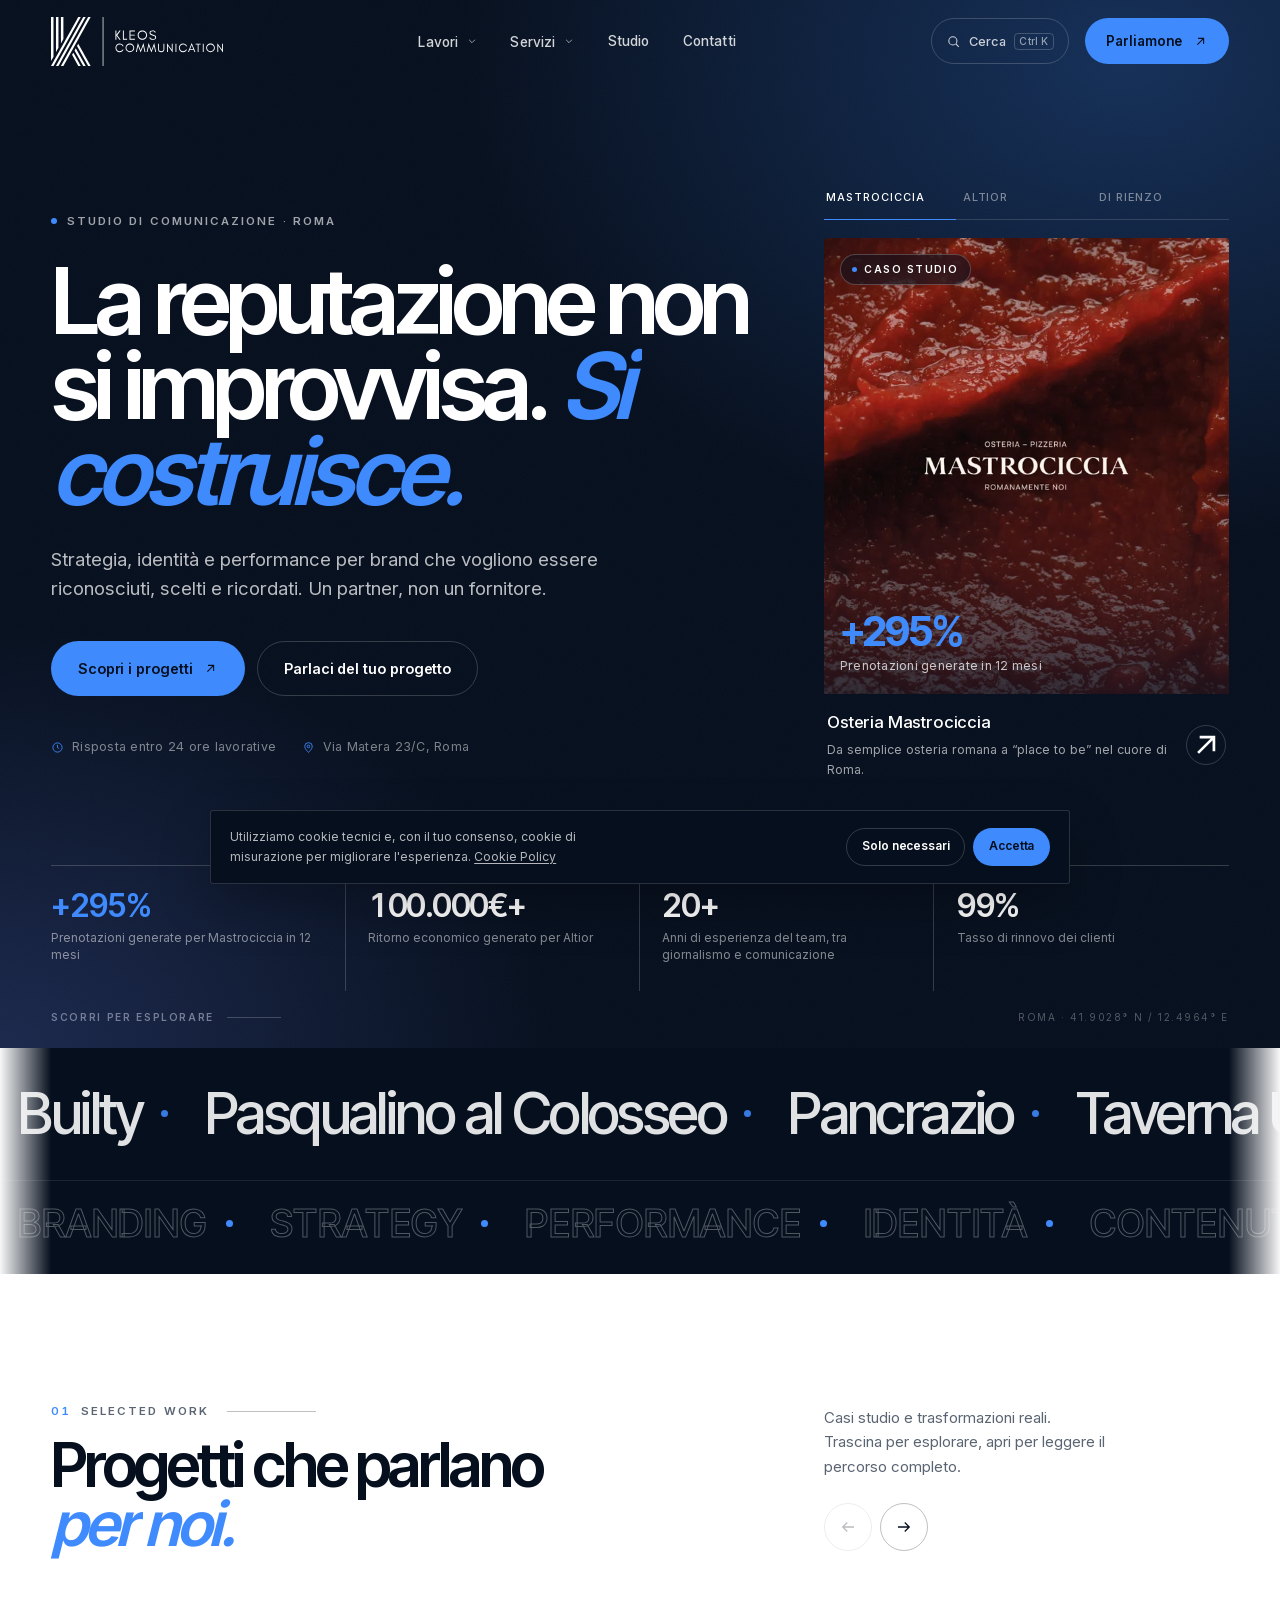
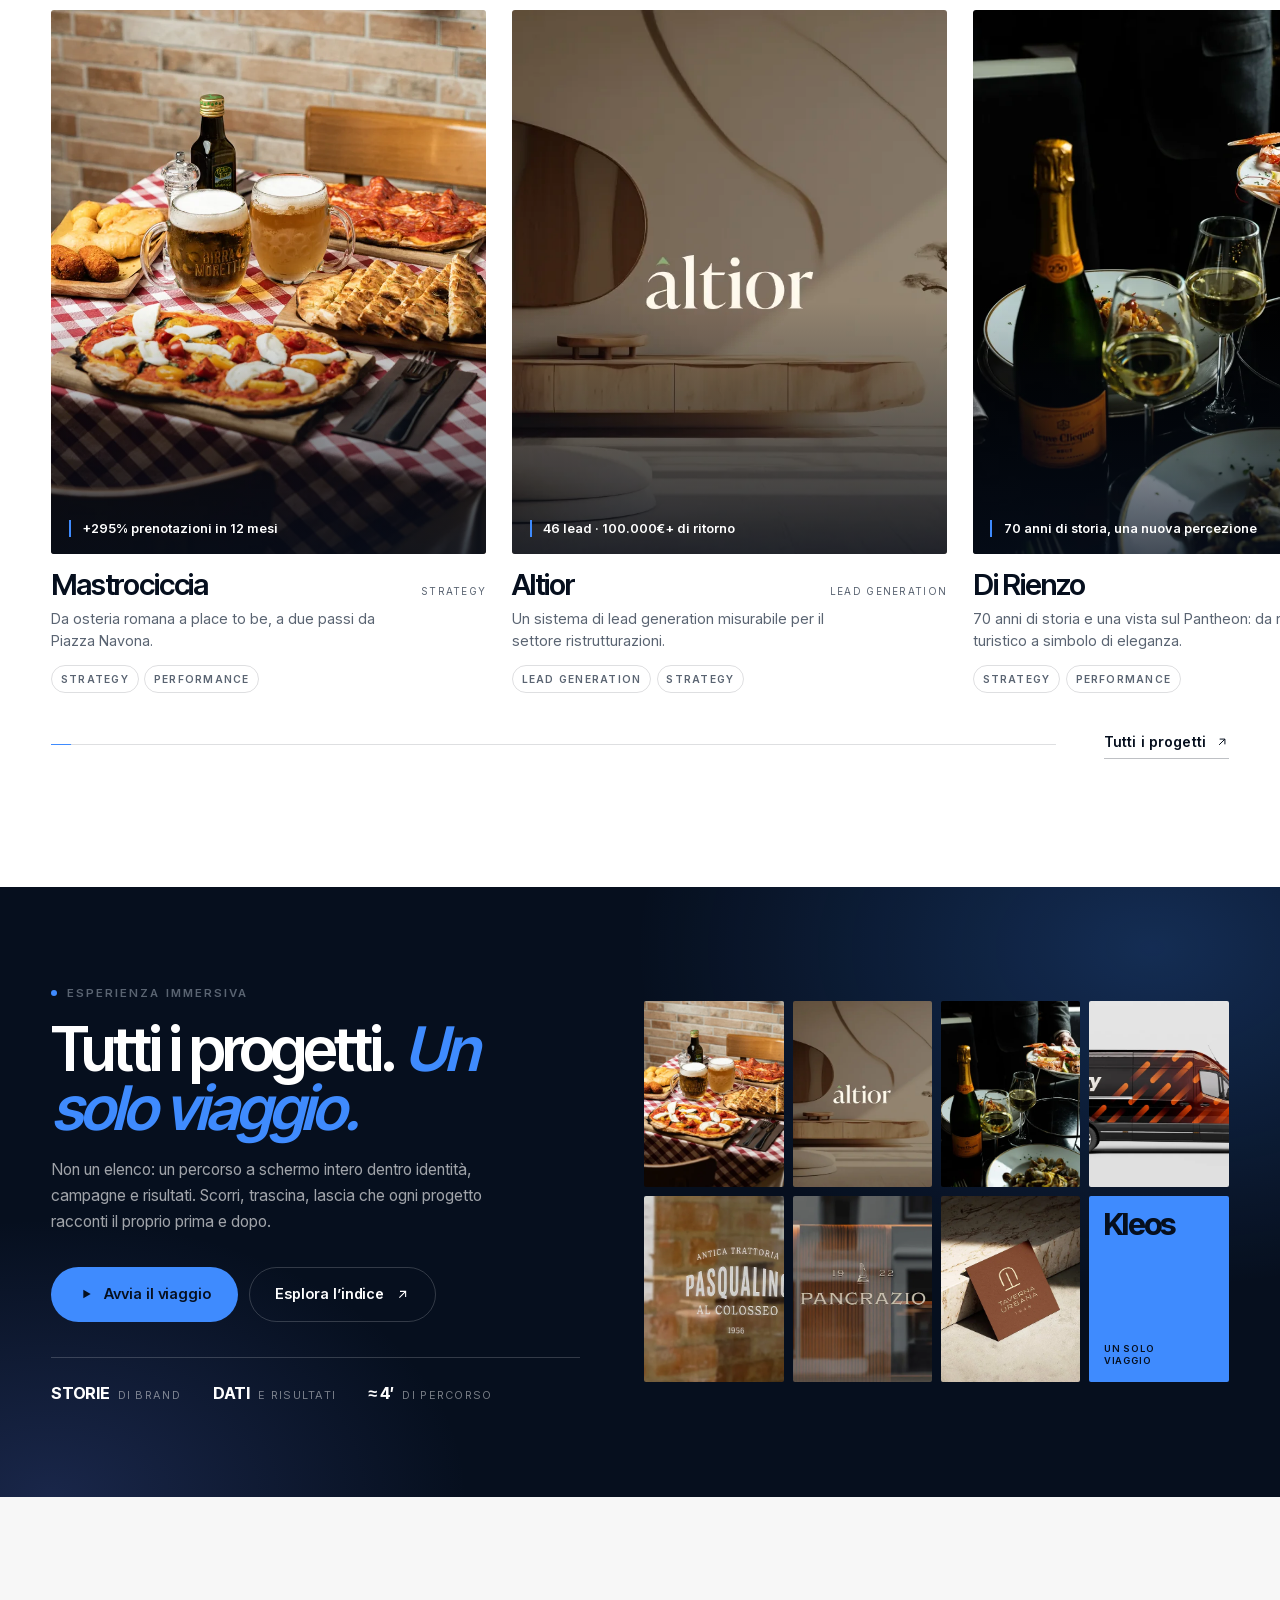
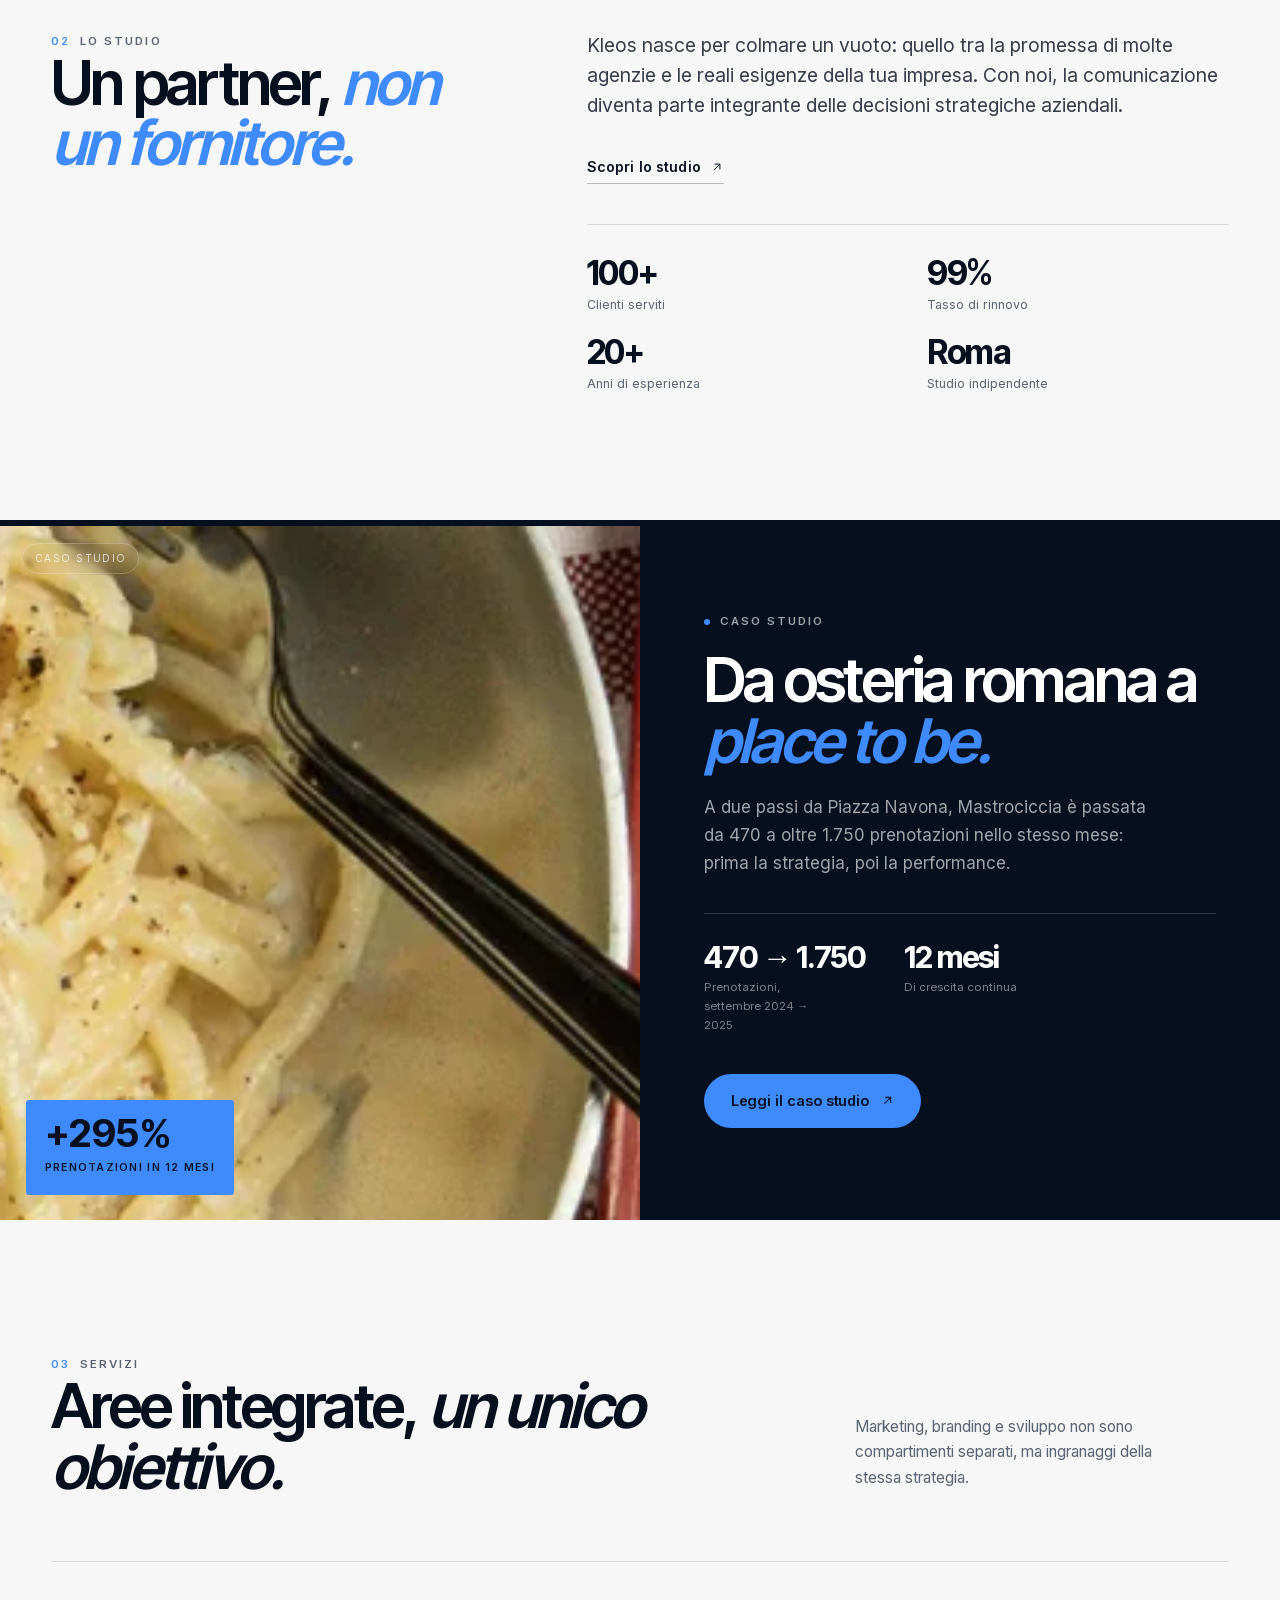
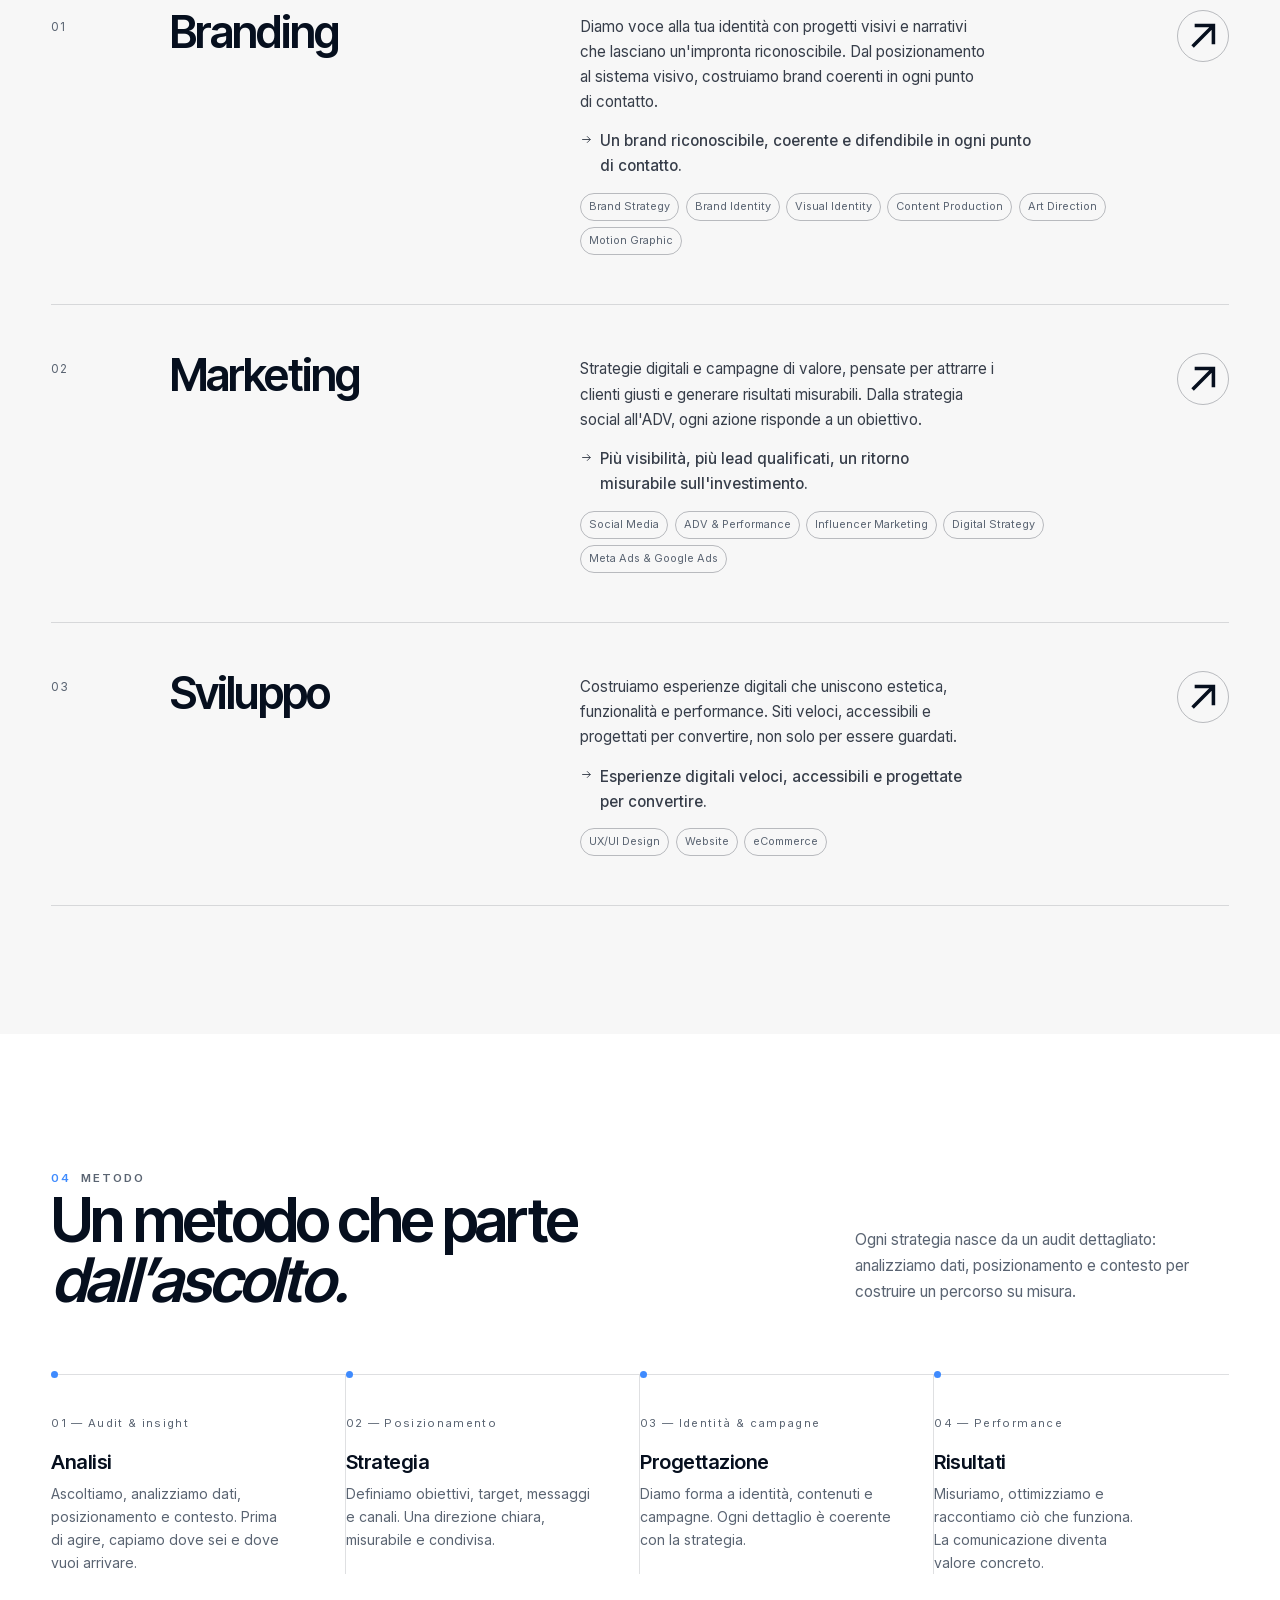
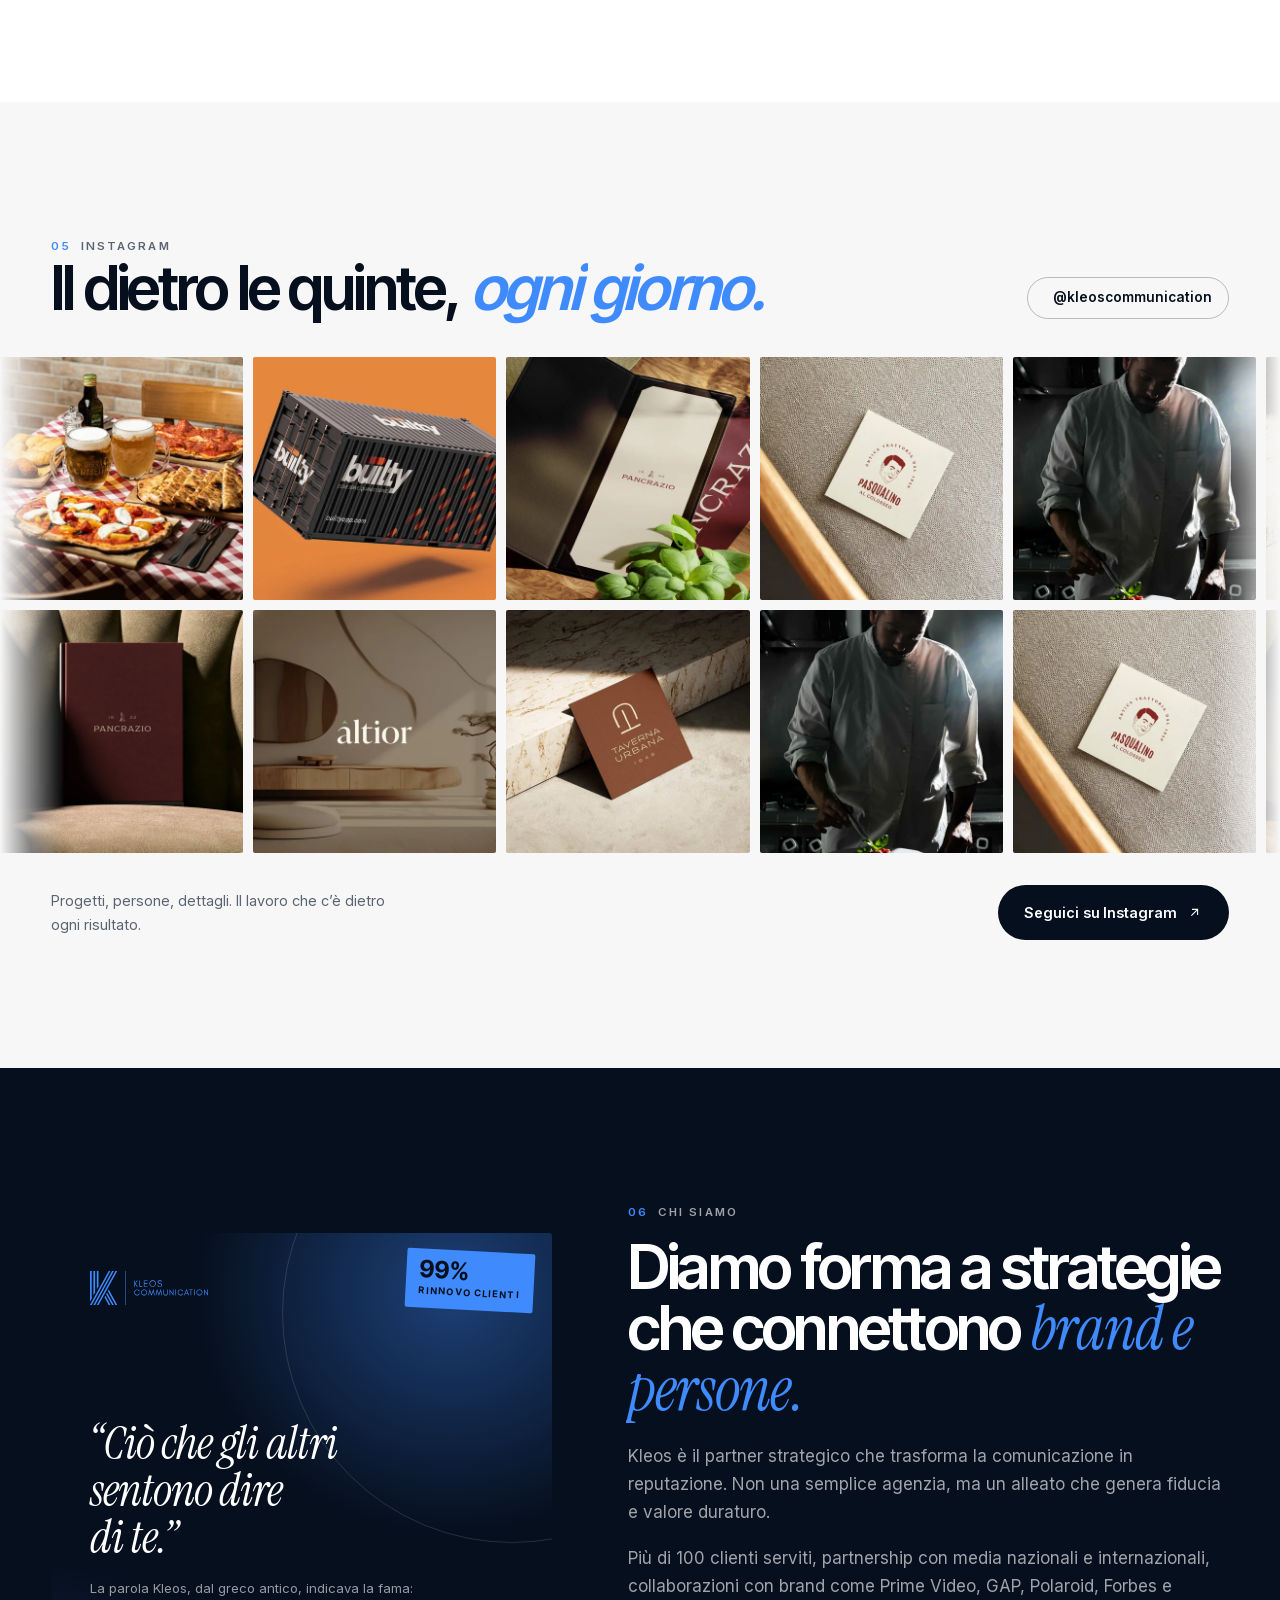
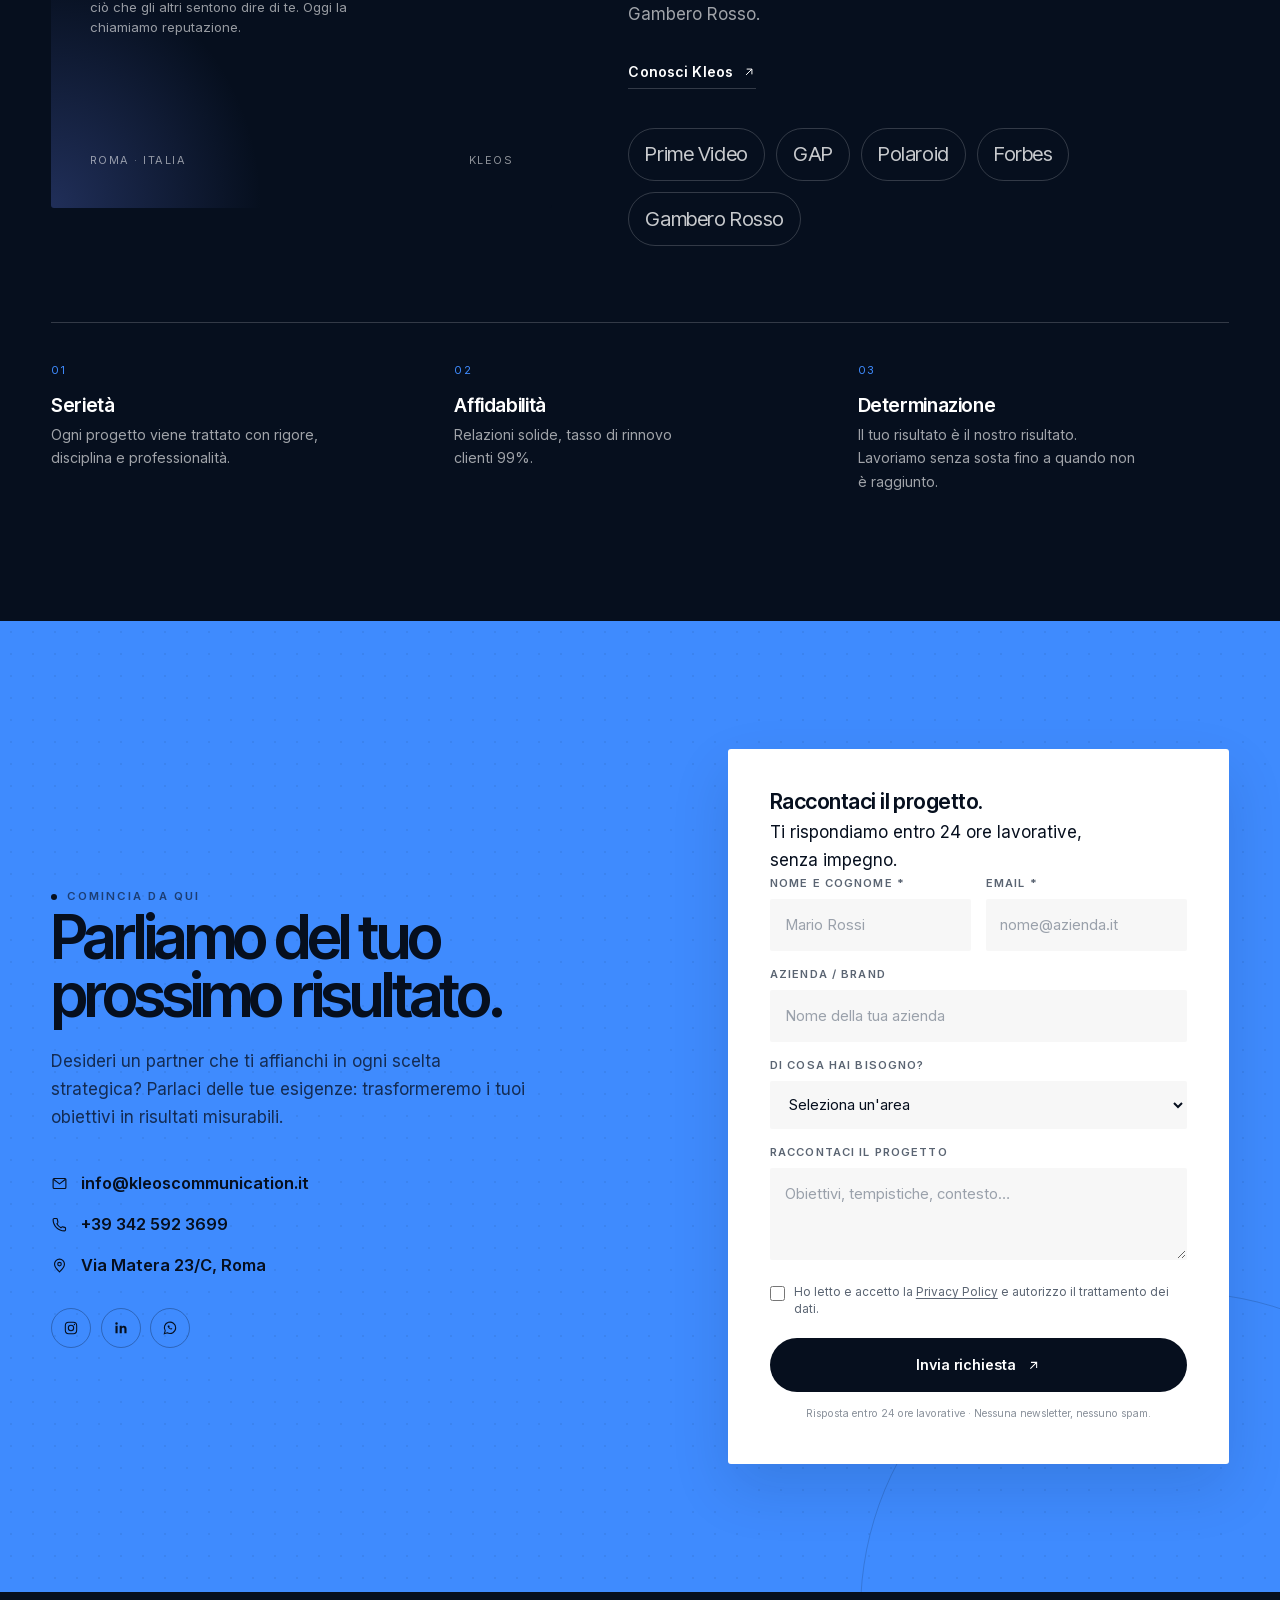
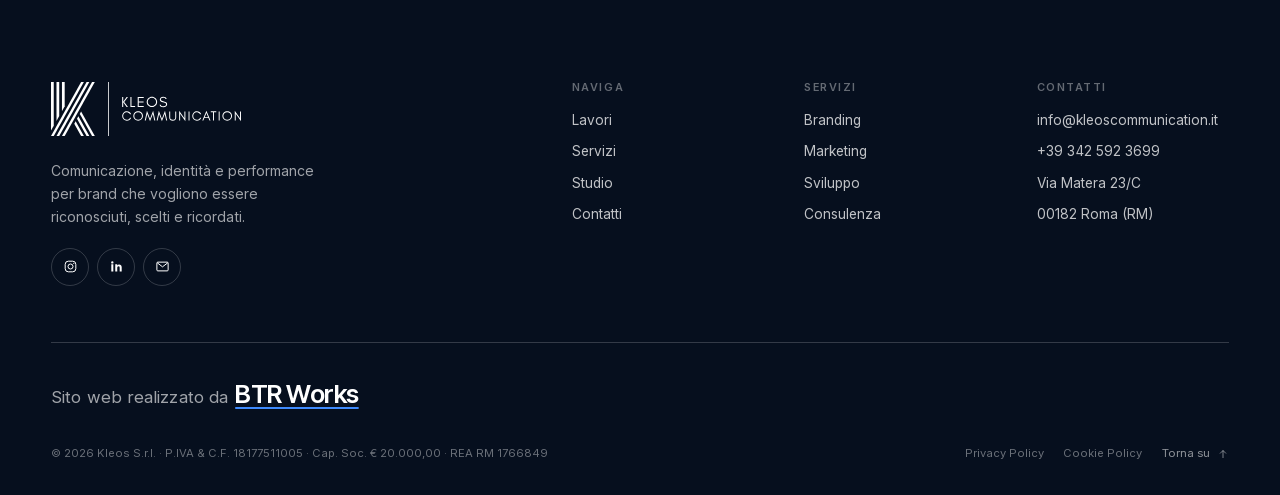
<file: index.html>
<!DOCTYPE html>
<html lang="it">
<head>
  <meta charset="utf-8">
  <meta name="viewport" content="width=device-width, initial-scale=1">
  <title>Kleos Communication — Reputazione, strategia, risultati</title>
  <meta name="description" content="Studio di comunicazione a Roma. Branding, marketing e sviluppo digitale per brand che vogliono essere riconosciuti, scelti e ricordati.">
  <link rel="canonical" href="https://kleoscommunication.com/">
  <meta name="theme-color" content="#060F1E">
  <meta property="og:type" content="website">
  <meta property="og:site_name" content="Kleos Communication">
  <meta property="og:locale" content="it_IT">
  <meta property="og:title" content="Kleos Communication — Reputazione, strategia, risultati">
  <meta property="og:description" content="Studio di comunicazione a Roma. Branding, marketing e sviluppo digitale per brand che vogliono essere riconosciuti, scelti e ricordati.">
  <meta property="og:image" content="https://kleoscommunication.com/assets/og.jpg">
  <meta property="og:url" content="https://kleoscommunication.com/">
  <meta name="twitter:card" content="summary_large_image">
  <link rel="icon" href="assets/favicon.png" sizes="any">
  <link rel="apple-touch-icon" href="assets/favicon.png">
  <link rel="preload" as="image" href="assets/media/mastrociccia-8-711-600-1000-r08889.webp" imagesrcset="assets/media/mastrociccia-8-600-600-1000-r08889.webp 600w, assets/media/mastrociccia-8-711-600-1000-r08889.webp 711w" imagesizes="(max-width: 860px) 92vw, 34vw" fetchpriority="high">
  <link rel="preload" href="assets/fonts/inter-variable.woff2" as="font" type="font/woff2" crossorigin>
  <link rel="preload" href="assets/fonts/inter-tight-variable.woff2" as="font" type="font/woff2" crossorigin>
  <link rel="preload" href="assets/fonts/instrument-serif-400-italic.woff2" as="font" type="font/woff2" crossorigin>
  <link rel="stylesheet" href="assets/css/style.css?v=56fd902e">
  <script type="application/ld+json">{"@context":"https://schema.org","@type":"ProfessionalService","name":"Kleos Communication","url":"https://kleoscommunication.com","email":"info@kleoscommunication.it","telephone":"+39 342 592 3699","image":"https://kleoscommunication.com/assets/media/og.jpg","address":{"@type":"PostalAddress","streetAddress":"Via Matera 23/C","postalCode":"00182","addressLocality":"Roma","addressCountry":"IT"},"sameAs":["https://www.instagram.com/kleoscommunication/","https://www.linkedin.com/company/kleos-communication/"],"areaServed":"Italia","description":"Studio di comunicazione, branding, marketing e sviluppo digitale."}</script>
</head>
<body id="top" data-page="home">
  <a class="skip-link" href="#main">Vai al contenuto</a>
  <div class="scroll-progress" aria-hidden="true"><span data-scroll-progress></span></div>
  <header class="site-header">
    <div class="site-header__inner">
      <a class="brand" href="index.html" aria-label="Kleos Communication — Home">
        <img src="assets/logo-white.svg" alt="Kleos Communication" width="172" height="50">
      </a>
      <nav class="site-nav" aria-label="Navigazione principale">
        <div class="nav-item" data-mega>
          <a class="nav-link nav-link--mega" href="lavori.html" aria-expanded="false" aria-haspopup="true">Lavori <svg viewBox="0 0 24 24" fill="none" stroke="currentColor" stroke-width="1.7" aria-hidden="true"><path d="m9 5 7 7-7 7"/></svg></a>
          <div class="mega" data-mega-panel>
            <div class="container mega__inner">
              <div class="mega__intro">
                <p class="eyebrow"><span class="dot"></span> Selected work</p>
                <h3>Progetti reali.<br><em>Trasformazioni.</em></h3>
                <p>Un viaggio nei brand che hanno scelto Kleos: identità, contenuti e performance.</p>
                <a class="link-arrow" href="lavori.html">Tutti i progetti <svg class="arrow" viewBox="0 0 24 24" fill="none" stroke="currentColor" stroke-width="1.7" aria-hidden="true"><path d="M7 17 17 7M8 7h9v9"/></svg></a>
              </div>
              <div class="mega__projects">
        <a class="mega-project" href="progetti/mastrociccia.html">
          <span class="mega-project__media"><img src="assets/media/mastrociccia-1-300-300-r1.webp" srcset="assets/media/mastrociccia-1-300-300-r1.webp 300w" sizes="96px" width="300" height="300" alt="" loading="lazy" decoding="async"></span>
          <span class="mega-project__body">
            <span class="mega-project__num">Strategy</span>
            <span class="mega-project__name">Mastrociccia</span>
            <span class="mega-project__result">+295% prenotazioni in 12 mesi</span>
          </span>
          <span class="mega-project__arrow" aria-hidden="true"><svg class="arrow" viewBox="0 0 24 24" fill="none" stroke="currentColor" stroke-width="1.7" aria-hidden="true"><path d="M7 17 17 7M8 7h9v9"/></svg></span>
        </a>
        <a class="mega-project" href="progetti/altior.html">
          <span class="mega-project__media"><img src="assets/media/altior-1-300-300-r1.webp" srcset="assets/media/altior-1-300-300-r1.webp 300w" sizes="96px" width="300" height="300" alt="" loading="lazy" decoding="async"></span>
          <span class="mega-project__body">
            <span class="mega-project__num">Lead generation</span>
            <span class="mega-project__name">Altior</span>
            <span class="mega-project__result">46 lead · 100.000€+ di ritorno</span>
          </span>
          <span class="mega-project__arrow" aria-hidden="true"><svg class="arrow" viewBox="0 0 24 24" fill="none" stroke="currentColor" stroke-width="1.7" aria-hidden="true"><path d="M7 17 17 7M8 7h9v9"/></svg></span>
        </a>
        <a class="mega-project" href="progetti/di-rienzo.html">
          <span class="mega-project__media"><img src="assets/media/di-rienzo-2-300-300-r1.webp" srcset="assets/media/di-rienzo-2-300-300-r1.webp 300w" sizes="96px" width="300" height="300" alt="" loading="lazy" decoding="async"></span>
          <span class="mega-project__body">
            <span class="mega-project__num">Strategy</span>
            <span class="mega-project__name">Di Rienzo</span>
            <span class="mega-project__result">70 anni di storia, una nuova percezione</span>
          </span>
          <span class="mega-project__arrow" aria-hidden="true"><svg class="arrow" viewBox="0 0 24 24" fill="none" stroke="currentColor" stroke-width="1.7" aria-hidden="true"><path d="M7 17 17 7M8 7h9v9"/></svg></span>
        </a></div>
            </div>
          </div>
        </div>
        <div class="nav-item" data-mega>
          <a class="nav-link nav-link--mega" href="servizi.html" aria-expanded="false" aria-haspopup="true">Servizi <svg viewBox="0 0 24 24" fill="none" stroke="currentColor" stroke-width="1.7" aria-hidden="true"><path d="m9 5 7 7-7 7"/></svg></a>
          <div class="mega mega--services" data-mega-panel>
            <div class="container mega__inner mega__inner--services">
              <div class="mega__intro">
                <p class="eyebrow"><span class="dot"></span> Cosa facciamo</p>
                <h3>Aree integrate.<br><em>Un unico obiettivo.</em></h3>
                <p>Branding, marketing e sviluppo lavorano insieme, non come compartimenti separati.</p>
                <a class="link-arrow" href="servizi.html">Tutti i servizi <svg class="arrow" viewBox="0 0 24 24" fill="none" stroke="currentColor" stroke-width="1.7" aria-hidden="true"><path d="M7 17 17 7M8 7h9v9"/></svg></a>
              </div>
              <div class="mega__services">
        <a class="mega-service" href="servizi.html#branding">
          <span class="mega-service__num">01</span>
          <span class="mega-service__body">
            <span class="mega-service__name">Branding</span>
            <span class="mega-service__desc">Un brand riconoscibile, coerente e difendibile in ogni punto di contatto.</span>
            <span class="mega-service__tags">Brand Strategy · Brand Identity · Visual Identity</span>
          </span>
          <span class="mega-service__arrow" aria-hidden="true"><svg class="arrow" viewBox="0 0 24 24" fill="none" stroke="currentColor" stroke-width="1.7" aria-hidden="true"><path d="M7 17 17 7M8 7h9v9"/></svg></span>
        </a>
        <a class="mega-service" href="servizi.html#marketing">
          <span class="mega-service__num">02</span>
          <span class="mega-service__body">
            <span class="mega-service__name">Marketing</span>
            <span class="mega-service__desc">Più visibilità, più lead qualificati, un ritorno misurabile sull'investimento.</span>
            <span class="mega-service__tags">Social Media · ADV & Performance · Influencer Marketing</span>
          </span>
          <span class="mega-service__arrow" aria-hidden="true"><svg class="arrow" viewBox="0 0 24 24" fill="none" stroke="currentColor" stroke-width="1.7" aria-hidden="true"><path d="M7 17 17 7M8 7h9v9"/></svg></span>
        </a>
        <a class="mega-service" href="servizi.html#sviluppo">
          <span class="mega-service__num">03</span>
          <span class="mega-service__body">
            <span class="mega-service__name">Sviluppo</span>
            <span class="mega-service__desc">Esperienze digitali veloci, accessibili e progettate per convertire.</span>
            <span class="mega-service__tags">UX/UI Design · Website · eCommerce</span>
          </span>
          <span class="mega-service__arrow" aria-hidden="true"><svg class="arrow" viewBox="0 0 24 24" fill="none" stroke="currentColor" stroke-width="1.7" aria-hidden="true"><path d="M7 17 17 7M8 7h9v9"/></svg></span>
        </a></div>
              <a class="mega__cta" href="contatti.html">
                <span class="eyebrow"><span class="dot"></span> Primo passo</span>
                <strong>Non sai da dove partire?</strong>
                <span class="mega__cta-link">Prenota una consulenza <svg class="arrow" viewBox="0 0 24 24" fill="none" stroke="currentColor" stroke-width="1.7" aria-hidden="true"><path d="M7 17 17 7M8 7h9v9"/></svg></span>
              </a>
            </div>
          </div>
        </div>
        <a class="nav-link" href="studio.html">Studio</a>
        <a class="nav-link" href="contatti.html">Contatti</a>
      </nav>
      <div class="header-actions">
        <button class="header-search" type="button" data-search-open aria-label="Cerca nel sito" aria-haspopup="dialog">
          <svg viewBox="0 0 24 24" fill="none" stroke="currentColor" stroke-width="1.7" aria-hidden="true"><circle cx="11" cy="11" r="6.5"/><path d="m16 16 4.5 4.5"/></svg><span>Cerca</span><kbd>⌘K</kbd>
        </button>
        <a class="btn btn--primary btn--sm header-cta" href="contatti.html">Parliamone <svg class="arrow" viewBox="0 0 24 24" fill="none" stroke="currentColor" stroke-width="1.7" aria-hidden="true"><path d="M7 17 17 7M8 7h9v9"/></svg></a>
        <button class="nav-toggle" type="button" aria-label="Apri il menu" aria-expanded="false" aria-controls="mobile-nav"><span></span></button>
      </div>
    </div>
  </header>

  <div class="mobile-nav" id="mobile-nav">
    <div class="mobile-nav__top">
      <button class="mobile-nav__search" type="button" data-search-open>
        <svg viewBox="0 0 24 24" fill="none" stroke="currentColor" stroke-width="1.7" aria-hidden="true"><circle cx="11" cy="11" r="6.5"/><path d="m16 16 4.5 4.5"/></svg><span>Cerca progetti, servizi, pagine</span><kbd>⌘K</kbd>
      </button>
      <nav class="mobile-nav__links" aria-label="Navigazione mobile">
      <a href="lavori.html"><span>01</span>Lavori</a>
      <div class="mobile-nav__group">
        <a href="servizi.html"><span>02</span>Servizi</a>
        <div class="mobile-nav__sub">
          <a href="servizi.html#branding">Branding</a>
          <a href="servizi.html#marketing">Marketing</a>
          <a href="servizi.html#sviluppo">Sviluppo</a>
        </div>
      </div>
      <a href="studio.html"><span>03</span>Studio</a>
      <a href="contatti.html"><span>04</span>Contatti</a></nav>
    </div>
    <div class="mobile-nav__foot">
      <a class="btn btn--primary" href="contatti.html">Parliamo del tuo progetto <svg class="arrow" viewBox="0 0 24 24" fill="none" stroke="currentColor" stroke-width="1.7" aria-hidden="true"><path d="M7 17 17 7M8 7h9v9"/></svg></a>
      <div class="mobile-nav__quick">
        <a href="tel:+393425923699"><svg viewBox="0 0 24 24" fill="none" stroke="currentColor" stroke-width="1.6" aria-hidden="true"><path d="M6.6 3.5h-2A1.6 1.6 0 0 0 3 5.1C3 13.9 10.1 21 18.9 21a1.6 1.6 0 0 0 1.6-1.6v-2a1.3 1.3 0 0 0-1-1.3l-3.2-.8a1.3 1.3 0 0 0-1.3.4l-1 1a14 14 0 0 1-5.7-5.7l1-1a1.3 1.3 0 0 0 .4-1.3L8.9 4.5a1.3 1.3 0 0 0-1.3-1Z"/></svg> Chiama</a>
        <a href="https://wa.me/393425923699" target="_blank" rel="noopener"><svg viewBox="0 0 24 24" fill="none" stroke="currentColor" stroke-width="1.6" aria-hidden="true"><path d="M20.5 11.7a8.5 8.5 0 0 1-12.6 7.5L3.5 20.5l1.3-4.3a8.5 8.5 0 1 1 15.7-4.5Z"/><path d="M8.6 8.2c-.3.6-.3 1.7.4 2.7a8 8 0 0 0 3.6 3c1 .4 1.8.4 2.2.1l.8-.8-1.9-1.1-.8.6a5.5 5.5 0 0 1-2-2l.7-.7-1-2c-.7 0-1.6.5-2 1.2Z" fill="currentColor" stroke="none"/></svg> WhatsApp</a>
        <a href="mailto:info@kleoscommunication.it"><svg viewBox="0 0 24 24" fill="none" stroke="currentColor" stroke-width="1.6" aria-hidden="true"><rect x="3" y="5" width="18" height="14" rx="1.5"/><path d="m3.5 6 8.5 6.5L20.5 6"/></svg> Email</a>
      </div>
      <div class="mobile-nav__contact">
        <a href="mailto:info@kleoscommunication.it">info@kleoscommunication.it</a>
        <a href="tel:+393425923699">+39 342 592 3699</a>
      </div>
    </div>
  </div>

  <div class="search-overlay" id="site-search" hidden>
    <div class="search-overlay__scrim" data-search-close></div>
    <div class="search-panel" role="dialog" aria-modal="true" aria-labelledby="search-label">
      <div class="search-panel__bar">
        <span class="search-panel__icon" aria-hidden="true"><svg viewBox="0 0 24 24" fill="none" stroke="currentColor" stroke-width="1.7" aria-hidden="true"><circle cx="11" cy="11" r="6.5"/><path d="m16 16 4.5 4.5"/></svg></span>
        <label class="sr-only" id="search-label" for="search-input">Cerca nel sito</label>
        <input class="search-panel__input" id="search-input" type="search" placeholder="Cerca progetti, servizi, pagine…" autocomplete="off" spellcheck="false" data-search-input aria-controls="search-results" aria-autocomplete="list">
        <button class="search-panel__close" type="button" data-search-close aria-label="Chiudi ricerca"><svg viewBox="0 0 24 24" fill="none" stroke="currentColor" stroke-width="1.7" aria-hidden="true"><path d="m6 6 12 12M18 6 6 18"/></svg></button>
      </div>
      <div class="search-panel__tools">
        <div class="search-chips" role="group" aria-label="Filtra i risultati per tipo" data-search-chips>
          <button class="search-chip" type="button" data-search-type="all" aria-pressed="true">Tutti</button>
          <button class="search-chip" type="button" data-search-type="Progetto" aria-pressed="false">Progetti</button>
          <button class="search-chip" type="button" data-search-type="Servizio" aria-pressed="false">Servizi</button>
          <button class="search-chip" type="button" data-search-type="Pagina" aria-pressed="false">Pagine</button>
        </div>
        <span class="search-panel__count" data-search-count aria-hidden="true"></span>
      </div>
      <div class="search-recent" data-search-recent hidden>
        <span class="search-panel__group">Ricerche recenti</span>
        <div class="search-recent__row" data-search-recent-row></div>
      </div>
      <div class="search-panel__body">
        <div class="search-panel__results" id="search-results" data-search-results role="listbox" aria-label="Risultati della ricerca"></div>
        <p class="sr-only" role="status" aria-live="polite" data-search-status></p>
        <aside class="search-panel__aside">
          <p class="search-panel__label">Scorciatoie</p>
          <a href="lavori.html"><span>Tutti i progetti</span><svg class="arrow" viewBox="0 0 24 24" fill="none" stroke="currentColor" stroke-width="1.7" aria-hidden="true"><path d="M7 17 17 7M8 7h9v9"/></svg></a>
          <a href="servizi.html"><span>Servizi</span><svg class="arrow" viewBox="0 0 24 24" fill="none" stroke="currentColor" stroke-width="1.7" aria-hidden="true"><path d="M7 17 17 7M8 7h9v9"/></svg></a>
          <a href="contatti.html"><span>Parla con noi</span><svg class="arrow" viewBox="0 0 24 24" fill="none" stroke="currentColor" stroke-width="1.7" aria-hidden="true"><path d="M7 17 17 7M8 7h9v9"/></svg></a>
          <div class="search-panel__cta">
            <p>Preferisci una conversazione?</p>
            <a href="tel:+393425923699"><svg viewBox="0 0 24 24" fill="none" stroke="currentColor" stroke-width="1.6" aria-hidden="true"><path d="M6.6 3.5h-2A1.6 1.6 0 0 0 3 5.1C3 13.9 10.1 21 18.9 21a1.6 1.6 0 0 0 1.6-1.6v-2a1.3 1.3 0 0 0-1-1.3l-3.2-.8a1.3 1.3 0 0 0-1.3.4l-1 1a14 14 0 0 1-5.7-5.7l1-1a1.3 1.3 0 0 0 .4-1.3L8.9 4.5a1.3 1.3 0 0 0-1.3-1Z"/></svg> +39 342 592 3699</a>
            <a href="mailto:info@kleoscommunication.it"><svg viewBox="0 0 24 24" fill="none" stroke="currentColor" stroke-width="1.6" aria-hidden="true"><rect x="3" y="5" width="18" height="14" rx="1.5"/><path d="m3.5 6 8.5 6.5L20.5 6"/></svg> info@kleoscommunication.it</a>
          </div>
        </aside>
      </div>
      <div class="search-panel__foot">
        <span><kbd>↑</kbd><kbd>↓</kbd> naviga</span>
        <span><kbd>↵</kbd> apri</span>
        <span><kbd>esc</kbd> chiudi</span>
      </div>
    </div>
  </div>
  <main id="main">
    <section class="hero" aria-labelledby="hero-title">
      <div class="hero__spotlight" aria-hidden="true"></div>
      <div class="container hero__grid">
        <div class="hero__copy">
          <p class="eyebrow"><span class="dot"></span> Studio di comunicazione · Roma</p>
          <h1 id="hero-title">La reputazione non si improvvisa. <em>Si costruisce.</em></h1>
          <p class="lead">Strategia, identità e performance per brand che vogliono essere riconosciuti, scelti e ricordati. Un partner, non un fornitore.</p>
          <div class="hero__actions">
            <a class="btn btn--primary" href="lavori.html">Scopri i progetti <svg class="arrow" viewBox="0 0 24 24" fill="none" stroke="currentColor" stroke-width="1.7" aria-hidden="true"><path d="M7 17 17 7M8 7h9v9"/></svg></a>
            <a class="btn btn--ghost" href="contatti.html">Parlaci del tuo progetto</a>
          </div>
          <div class="hero__note">
            <span><svg viewBox="0 0 24 24" fill="none" stroke="currentColor" stroke-width="1.6" aria-hidden="true"><circle cx="12" cy="12" r="8.5"/><path d="M12 7v5l3 2"/></svg> Risposta entro 24 ore lavorative</span>
            <span><svg viewBox="0 0 24 24" fill="none" stroke="currentColor" stroke-width="1.6" aria-hidden="true"><path d="M12 21s7-6.1 7-11a7 7 0 1 0-14 0c0 4.9 7 11 7 11Z"/><circle cx="12" cy="10" r="2.5"/></svg> Via Matera 23/C, Roma</span>
          </div>
        </div>
        
        <aside class="hero-case" data-hero-case aria-label="Casi studio in evidenza">
          <div class="hero-switch" role="group" aria-label="Seleziona caso studio">
            
            <button class="hero-switch__tab is-active" type="button"
                    data-hero-tab="0" aria-pressed="true"
                    aria-label="Mostra il caso studio Osteria Mastrociccia">
              <span class="hero-switch__name">Mastrociccia</span>
            </button>
            <button class="hero-switch__tab" type="button"
                    data-hero-tab="1" aria-pressed="false"
                    aria-label="Mostra il caso studio Altior">
              <span class="hero-switch__name">Altior</span>
            </button>
            <button class="hero-switch__tab" type="button"
                    data-hero-tab="2" aria-pressed="false"
                    aria-label="Mostra il caso studio Ristorante Di Rienzo">
              <span class="hero-switch__name">Di Rienzo</span>
            </button>
          </div>
          <div class="hero-case__stage">
            
            <a class="hero-slide is-active" href="progetti/mastrociccia.html"
               data-hero-slide aria-hidden="false">
              <span class="hero-slide__media" data-tilt>
                <img src="assets/media/mastrociccia-8-711-600-1000-r08889.webp" srcset="assets/media/mastrociccia-8-600-600-1000-r08889.webp 600w, assets/media/mastrociccia-8-711-600-1000-r08889.webp 711w" sizes="(max-width: 860px) 92vw, 34vw" width="711" height="800" alt="Mastrociccia — dettaglio del piatto simbolo" loading="eager" decoding="async" fetchpriority="high">
                <span class="case-badge"><span class="dot"></span> Caso studio</span>
                <span class="hero-case__open">Apri il caso <svg class="arrow" viewBox="0 0 24 24" fill="none" stroke="currentColor" stroke-width="1.7" aria-hidden="true"><path d="M7 17 17 7M8 7h9v9"/></svg></span>
                <span class="hero-case__metric"><strong data-count="295" data-prefix="+" data-suffix="%">+295%</strong><span>Prenotazioni generate in 12 mesi</span></span>
              </span>
              <span class="hero-slide__foot">
                <span class="hero-slide__meta"><strong>Osteria Mastrociccia</strong><span class="hero-slide__tag">Da semplice osteria romana a “place to be” nel cuore di Roma.</span></span>
                <span class="arrow-circle" aria-hidden="true"><svg class="arrow" viewBox="0 0 24 24" fill="none" stroke="currentColor" stroke-width="1.7" aria-hidden="true"><path d="M7 17 17 7M8 7h9v9"/></svg></span>
              </span>
            </a>
            <a class="hero-slide" href="progetti/altior.html"
               data-hero-slide aria-hidden="true" tabindex="-1">
              <span class="hero-slide__media" data-tilt>
                <img src="[data-uri]" data-src="assets/media/altior-1-711-600-1000-r08889.webp" data-srcset="assets/media/altior-1-600-600-1000-r08889.webp 600w, assets/media/altior-1-711-600-1000-r08889.webp 711w" sizes="(max-width: 860px) 92vw, 34vw" width="711" height="800" alt="Altior — visual della campagna performance" decoding="async">
                <span class="case-badge"><span class="dot"></span> Caso studio</span>
                <span class="hero-case__open">Apri il caso <svg class="arrow" viewBox="0 0 24 24" fill="none" stroke="currentColor" stroke-width="1.7" aria-hidden="true"><path d="M7 17 17 7M8 7h9v9"/></svg></span>
                <span class="hero-case__metric"><strong data-count="100000" data-prefix="" data-suffix="€+">100.000€+</strong><span>Ritorno economico in due mesi</span></span>
              </span>
              <span class="hero-slide__foot">
                <span class="hero-slide__meta"><strong>Altior</strong><span class="hero-slide__tag">Performance marketing per il settore ristrutturazioni.</span></span>
                <span class="arrow-circle" aria-hidden="true"><svg class="arrow" viewBox="0 0 24 24" fill="none" stroke="currentColor" stroke-width="1.7" aria-hidden="true"><path d="M7 17 17 7M8 7h9v9"/></svg></span>
              </span>
            </a>
            <a class="hero-slide" href="progetti/di-rienzo.html"
               data-hero-slide aria-hidden="true" tabindex="-1">
              <span class="hero-slide__media" data-tilt>
                <img src="[data-uri]" data-src="assets/media/di-rienzo-2-1000-600-1000-r08889.webp" data-srcset="assets/media/di-rienzo-2-600-600-1000-r08889.webp 600w, assets/media/di-rienzo-2-1000-600-1000-r08889.webp 1000w" sizes="(max-width: 860px) 92vw, 34vw" width="1000" height="1125" alt="Ristorante Di Rienzo — dettaglio degli interni storici" decoding="async">
                <span class="case-badge"><span class="dot"></span> Caso studio</span>
                <span class="hero-case__open">Apri il caso <svg class="arrow" viewBox="0 0 24 24" fill="none" stroke="currentColor" stroke-width="1.7" aria-hidden="true"><path d="M7 17 17 7M8 7h9v9"/></svg></span>
                <span class="hero-case__metric"><strong data-count="70" data-prefix="" data-suffix="">70</strong><span>Anni di storia valorizzati</span></span>
              </span>
              <span class="hero-slide__foot">
                <span class="hero-slide__meta"><strong>Ristorante Di Rienzo</strong><span class="hero-slide__tag">Un riposizionamento strategico per un'icona di Roma.</span></span>
                <span class="arrow-circle" aria-hidden="true"><svg class="arrow" viewBox="0 0 24 24" fill="none" stroke="currentColor" stroke-width="1.7" aria-hidden="true"><path d="M7 17 17 7M8 7h9v9"/></svg></span>
              </span>
            </a>
          </div>
        </aside>
      </div>
      <div class="container">
        <div class="hero__proof">
          <div><strong class="accent" data-count="295" data-prefix="+" data-suffix="%">+295%</strong><span>Prenotazioni generate per Mastrociccia in 12 mesi</span></div>
          <div><strong data-count="100000" data-suffix="€+">100.000€+</strong><span>Ritorno economico generato per Altior</span></div>
          <div><strong data-count="20" data-suffix="+">20+</strong><span>Anni di esperienza del team, tra giornalismo e comunicazione</span></div>
          <div><strong data-count="99" data-suffix="%">99%</strong><span>Tasso di rinnovo dei clienti</span></div>
        </div>
        <div class="hero__footline">
          <a class="scroll-cue" href="#lavori"><span>Scorri per esplorare</span><span class="scroll-cue__line"></span></a>
          <span class="hero__coords">Roma · 41.9028° N / 12.4964° E</span>
        </div>
      </div>
    </section>

    
  <section class="marquee-section" aria-label="Brand che ci hanno scelto">
    <div class="marquee-row">
      <div class="marquee" aria-hidden="true"><span>Builty</span><span>Pasqualino al Colosseo</span><span>Pancrazio</span><span>Taverna Urbana</span><span>Di Rienzo</span><span>Mastrociccia</span><span>Altior</span><span>Builty</span><span>Pasqualino al Colosseo</span><span>Pancrazio</span><span>Taverna Urbana</span><span>Di Rienzo</span><span>Mastrociccia</span><span>Altior</span></div>
    </div>
    <div class="marquee-row marquee-row--alt">
      <div class="marquee marquee--reverse" aria-hidden="true">
        <span>Branding</span><span>Strategy</span><span>Performance</span><span>Identità</span><span>Contenuti</span><span>Advertising</span><span>Sviluppo</span>
        <span>Branding</span><span>Strategy</span><span>Performance</span><span>Identità</span><span>Contenuti</span><span>Advertising</span><span>Sviluppo</span>
      </div>
    </div>
  </section>

    <section class="section section--white reel-section" id="lavori" aria-labelledby="works-title">
      <div class="container">
        <div class="reel-head">
          <div class="reel-head__title">
            <p class="eyebrow"><span class="num">01</span> Selected work <span class="reel-head__rule" aria-hidden="true"></span></p>
            <h2 id="works-title">Progetti che parlano <em>per noi.</em></h2>
          </div>
          <div class="reel-head__aside">
            <p>Casi studio e trasformazioni reali. Trascina per esplorare, apri per leggere il percorso completo.</p>
            <div class="reel-controls">
              <div class="reel-arrows">
                <button class="reel-arrow" type="button" data-reel-prev aria-label="Progetto precedente"><svg viewBox="0 0 24 24" fill="none" stroke="currentColor" stroke-width="1.7" aria-hidden="true"><path d="M20 12H5M11 18l-6-6 6-6"/></svg></button>
                <button class="reel-arrow" type="button" data-reel-next aria-label="Progetto successivo"><svg viewBox="0 0 24 24" fill="none" stroke="currentColor" stroke-width="1.7" aria-hidden="true"><path d="M4 12h15M13 6l6 6-6 6"/></svg></button>
              </div>
            </div>
          </div>
        </div>
      </div>
      
    <div class="reel" data-reel>
      <div class="reel__viewport" data-reel-viewport tabindex="0" role="region" aria-label="Progetti selezionati. Trascina o usa le frecce per esplorare.">
        <div class="reel__track">
        <a class="reel-card" href="progetti/mastrociccia.html" data-cat="strategy performance">
          <div class="reel-card__media">
            <img src="assets/media/mastrociccia-1-1200-800-1200-r08.webp" srcset="assets/media/mastrociccia-1-800-800-1200-r08.webp 800w, assets/media/mastrociccia-1-1200-800-1200-r08.webp 1200w" sizes="(max-width: 860px) 82vw, 36vw" width="1200" height="1500" alt="Osteria Mastrociccia — Strategy" loading="lazy" decoding="async">
            <span class="reel-card__open"><span>Apri caso</span><svg class="arrow" viewBox="0 0 24 24" fill="none" stroke="currentColor" stroke-width="1.7" aria-hidden="true"><path d="M7 17 17 7M8 7h9v9"/></svg></span>
            <span class="reel-card__result">+295% prenotazioni in 12 mesi</span>
          </div>
          <div class="reel-card__body">
            <div class="reel-card__top"><h3>Mastrociccia</h3><span class="reel-card__cat">Strategy</span></div>
            <p>Da osteria romana a place to be, a due passi da Piazza Navona.</p>
            <div class="reel-card__tags"><span class="tag">Strategy</span><span class="tag">Performance</span></div>
          </div>
        </a>
        <a class="reel-card" href="progetti/altior.html" data-cat="lead strategy">
          <div class="reel-card__media">
            <img src="assets/media/altior-1-640-800-1200-r08.webp" srcset="assets/media/altior-1-640-800-1200-r08.webp 640w" sizes="(max-width: 860px) 82vw, 36vw" width="640" height="800" alt="Altior — Lead generation" loading="lazy" decoding="async">
            <span class="reel-card__open"><span>Apri caso</span><svg class="arrow" viewBox="0 0 24 24" fill="none" stroke="currentColor" stroke-width="1.7" aria-hidden="true"><path d="M7 17 17 7M8 7h9v9"/></svg></span>
            <span class="reel-card__result">46 lead · 100.000€+ di ritorno</span>
          </div>
          <div class="reel-card__body">
            <div class="reel-card__top"><h3>Altior</h3><span class="reel-card__cat">Lead generation</span></div>
            <p>Un sistema di lead generation misurabile per il settore ristrutturazioni.</p>
            <div class="reel-card__tags"><span class="tag">Lead generation</span><span class="tag">Strategy</span></div>
          </div>
        </a>
        <a class="reel-card" href="progetti/di-rienzo.html" data-cat="strategy performance">
          <div class="reel-card__media">
            <img src="assets/media/di-rienzo-2-1200-800-1200-r08.webp" srcset="assets/media/di-rienzo-2-800-800-1200-r08.webp 800w, assets/media/di-rienzo-2-1200-800-1200-r08.webp 1200w" sizes="(max-width: 860px) 82vw, 36vw" width="1200" height="1501" alt="Ristorante Di Rienzo — Strategy" loading="lazy" decoding="async">
            <span class="reel-card__open"><span>Apri caso</span><svg class="arrow" viewBox="0 0 24 24" fill="none" stroke="currentColor" stroke-width="1.7" aria-hidden="true"><path d="M7 17 17 7M8 7h9v9"/></svg></span>
            <span class="reel-card__result">70 anni di storia, una nuova percezione</span>
          </div>
          <div class="reel-card__body">
            <div class="reel-card__top"><h3>Di Rienzo</h3><span class="reel-card__cat">Strategy</span></div>
            <p>70 anni di storia e una vista sul Pantheon: da ristorante turistico a simbolo di eleganza.</p>
            <div class="reel-card__tags"><span class="tag">Strategy</span><span class="tag">Performance</span></div>
          </div>
        </a>
        <a class="reel-card" href="progetti/builty.html" data-cat="branding">
          <div class="reel-card__media">
            <img src="assets/media/builty-app-2-640-800-1200-r08.webp" srcset="assets/media/builty-app-2-640-800-1200-r08.webp 640w" sizes="(max-width: 860px) 82vw, 36vw" width="640" height="800" alt="Builty App — Branding" loading="lazy" decoding="async">
            <span class="reel-card__open"><span>Apri caso</span><svg class="arrow" viewBox="0 0 24 24" fill="none" stroke="currentColor" stroke-width="1.7" aria-hidden="true"><path d="M7 17 17 7M8 7h9v9"/></svg></span>
            <span class="reel-card__result">Brand identity · Ecosistema visivo</span>
          </div>
          <div class="reel-card__body">
            <div class="reel-card__top"><h3>Builty</h3><span class="reel-card__cat">Branding</span></div>
            <p>Un'identità chiara, riconoscibile e scalabile per l'app dei cantieri.</p>
            <div class="reel-card__tags"><span class="tag">Branding</span></div>
          </div>
        </a>
        <a class="reel-card" href="progetti/pasqualino-al-colosseo.html" data-cat="branding">
          <div class="reel-card__media">
            <img src="assets/media/pasqualino-al-colosseo-2-640-800-1200-r08.webp" srcset="assets/media/pasqualino-al-colosseo-2-640-800-1200-r08.webp 640w" sizes="(max-width: 860px) 82vw, 36vw" width="640" height="800" alt="Pasqualino al Colosseo — Branding" loading="lazy" decoding="async">
            <span class="reel-card__open"><span>Apri caso</span><svg class="arrow" viewBox="0 0 24 24" fill="none" stroke="currentColor" stroke-width="1.7" aria-hidden="true"><path d="M7 17 17 7M8 7h9v9"/></svg></span>
            <span class="reel-card__result">Dal 1956 · Identità e tone of voice</span>
          </div>
          <div class="reel-card__body">
            <div class="reel-card__top"><h3>Pasqualino al Colosseo</h3><span class="reel-card__cat">Branding</span></div>
            <p>Dal 1956: la tradizione romana diventa un segno distintivo.</p>
            <div class="reel-card__tags"><span class="tag">Branding</span></div>
          </div>
        </a>
        <a class="reel-card" href="progetti/pancrazio.html" data-cat="branding">
          <div class="reel-card__media">
            <img src="assets/media/pancrazio-2-1-640-800-1200-r08.webp" srcset="assets/media/pancrazio-2-1-640-800-1200-r08.webp 640w" sizes="(max-width: 860px) 82vw, 36vw" width="640" height="800" alt="Ristorante Pancrazio — Branding" loading="lazy" decoding="async">
            <span class="reel-card__open"><span>Apri caso</span><svg class="arrow" viewBox="0 0 24 24" fill="none" stroke="currentColor" stroke-width="1.7" aria-hidden="true"><path d="M7 17 17 7M8 7h9v9"/></svg></span>
            <span class="reel-card__result">Brand identity · Genius loci</span>
          </div>
          <div class="reel-card__body">
            <div class="reel-card__top"><h3>Pancrazio</h3><span class="reel-card__cat">Branding</span></div>
            <p>Storia, archeologia e cucina in un'identità senza tempo.</p>
            <div class="reel-card__tags"><span class="tag">Branding</span></div>
          </div>
        </a>
        <a class="reel-card" href="progetti/taverna-urbana.html" data-cat="branding">
          <div class="reel-card__media">
            <img src="assets/media/taverna-urbana-1-1200-800-1200-r08.webp" srcset="assets/media/taverna-urbana-1-800-800-1200-r08.webp 800w, assets/media/taverna-urbana-1-1200-800-1200-r08.webp 1200w" sizes="(max-width: 860px) 82vw, 36vw" width="1200" height="1500" alt="Taverna Urbana — Branding" loading="lazy" decoding="async">
            <span class="reel-card__open"><span>Apri caso</span><svg class="arrow" viewBox="0 0 24 24" fill="none" stroke="currentColor" stroke-width="1.7" aria-hidden="true"><path d="M7 17 17 7M8 7h9v9"/></svg></span>
            <span class="reel-card__result">Brand identity · Strategia di territorio</span>
          </div>
          <div class="reel-card__body">
            <div class="reel-card__top"><h3>Taverna Urbana</h3><span class="reel-card__cat">Branding</span></div>
            <p>L'autenticità della cucina romana, raccontata senza artifici.</p>
            <div class="reel-card__tags"><span class="tag">Branding</span></div>
          </div>
        </a></div>
      </div>
    </div>
      <div class="container reel-foot">
        <div class="reel-progress" aria-hidden="true"><span data-reel-progress></span></div>
        <a class="link-arrow" href="lavori.html">Tutti i progetti <svg class="arrow" viewBox="0 0 24 24" fill="none" stroke="currentColor" stroke-width="1.7" aria-hidden="true"><path d="M7 17 17 7M8 7h9v9"/></svg></a>
      </div>
    </section>

    
  <section class="journey-launch journey-launch--band" aria-labelledby="journey-launch-title">
    <div class="journey-launch__glow" aria-hidden="true"></div>
    <div class="container journey-launch__inner">
      <div class="journey-launch__copy reveal">
        <p class="eyebrow"><span class="dot"></span> Esperienza immersiva</p>
        <h2 id="journey-launch-title">Tutti i progetti. <em>Un solo viaggio.</em></h2>
        <p>Non un elenco: un percorso a schermo intero dentro identità, campagne e risultati. Scorri, trascina, lascia che ogni progetto racconti il proprio prima e dopo.</p>
        <div class="journey-launch__actions">
          <button class="btn btn--primary" type="button" data-journey-open><svg viewBox="0 0 24 24" fill="currentColor" aria-hidden="true"><path d="M8 5.5v13l11-6.5-11-6.5Z"/></svg> Avvia il viaggio</button>
          <a class="btn btn--ghost" href="lavori.html">Esplora l’indice <svg class="arrow" viewBox="0 0 24 24" fill="none" stroke="currentColor" stroke-width="1.7" aria-hidden="true"><path d="M7 17 17 7M8 7h9v9"/></svg></a>
        </div>
        <ul class="journey-launch__meta">
          <li><b>Storie</b> di brand</li>
          <li><b>Dati</b> e risultati</li>
          <li><b>≈ 4′</b> di percorso</li>
        </ul>
      </div>
      <div class="journey-launch__strip">
        <figure class="journey-launch__thumb">
          <img src="assets/media/mastrociccia-1-400-400-r075.webp" srcset="assets/media/mastrociccia-1-400-400-r075.webp 400w" sizes="(max-width: 860px) 38vw, 11vw" width="400" height="533" alt="" loading="lazy" decoding="async">
          <figcaption>Mastrociccia</figcaption>
        </figure>
        <figure class="journey-launch__thumb">
          <img src="assets/media/altior-1-400-400-r075.webp" srcset="assets/media/altior-1-400-400-r075.webp 400w" sizes="(max-width: 860px) 38vw, 11vw" width="400" height="533" alt="" loading="lazy" decoding="async">
          <figcaption>Altior</figcaption>
        </figure>
        <figure class="journey-launch__thumb">
          <img src="assets/media/di-rienzo-2-400-400-r075.webp" srcset="assets/media/di-rienzo-2-400-400-r075.webp 400w" sizes="(max-width: 860px) 38vw, 11vw" width="400" height="533" alt="" loading="lazy" decoding="async">
          <figcaption>Di Rienzo</figcaption>
        </figure>
        <figure class="journey-launch__thumb">
          <img src="assets/media/builty-app-2-400-400-r075.webp" srcset="assets/media/builty-app-2-400-400-r075.webp 400w" sizes="(max-width: 860px) 38vw, 11vw" width="400" height="533" alt="" loading="lazy" decoding="async">
          <figcaption>Builty</figcaption>
        </figure>
        <figure class="journey-launch__thumb">
          <img src="assets/media/pasqualino-al-colosseo-2-400-400-r075.webp" srcset="assets/media/pasqualino-al-colosseo-2-400-400-r075.webp 400w" sizes="(max-width: 860px) 38vw, 11vw" width="400" height="533" alt="" loading="lazy" decoding="async">
          <figcaption>Pasqualino al Colosseo</figcaption>
        </figure>
        <figure class="journey-launch__thumb">
          <img src="assets/media/pancrazio-2-1-400-400-r075.webp" srcset="assets/media/pancrazio-2-1-400-400-r075.webp 400w" sizes="(max-width: 860px) 38vw, 11vw" width="400" height="533" alt="" loading="lazy" decoding="async">
          <figcaption>Pancrazio</figcaption>
        </figure>
        <figure class="journey-launch__thumb">
          <img src="assets/media/taverna-urbana-1-400-400-r075.webp" srcset="assets/media/taverna-urbana-1-400-400-r075.webp 400w" sizes="(max-width: 860px) 38vw, 11vw" width="400" height="533" alt="" loading="lazy" decoding="async">
          <figcaption>Taverna Urbana</figcaption>
        </figure>
        <div class="journey-launch__count" aria-hidden="true"><b>Kleos</b><span>un solo<br>viaggio</span></div>
      </div>
    </div>
  </section>

    <section class="section section--paper" aria-labelledby="manifesto-title">
      <div class="container statement">
        <div class="reveal">
          <p class="eyebrow"><span class="num">02</span> Lo studio</p>
          <h2 class="statement__title" id="manifesto-title">Un partner, <em>non un fornitore.</em></h2>
        </div>
        <div class="statement__body reveal" style="--delay:80ms">
          <p class="body-copy">Kleos nasce per colmare un vuoto: quello tra la promessa di molte agenzie e le reali esigenze della tua impresa. Con noi, la comunicazione diventa parte integrante delle decisioni strategiche aziendali.</p>
          <a class="link-arrow" href="studio.html">Scopri lo studio <svg class="arrow" viewBox="0 0 24 24" fill="none" stroke="currentColor" stroke-width="1.7" aria-hidden="true"><path d="M7 17 17 7M8 7h9v9"/></svg></a>
          <div class="pull-facts">
            <div><strong data-count="100" data-suffix="+">100+</strong><span>Clienti serviti</span></div>
            <div><strong data-count="99" data-suffix="%">99%</strong><span>Tasso di rinnovo</span></div>
            <div><strong data-count="20" data-suffix="+">20+</strong><span>Anni di esperienza</span></div>
            <div><strong>Roma</strong><span>Studio indipendente</span></div>
          </div>
        </div>
      </div>
    </section>

    <section class="spotlight" data-parallax aria-labelledby="spotlight-title">
      <div class="spotlight__media">
        <img src="assets/media/mastrociccia-3-1439-900-1600.webp" srcset="assets/media/mastrociccia-3-900-900-1600.webp 900w, assets/media/mastrociccia-3-1439-900-1600.webp 1439w" sizes="(max-width: 860px) 100vw, 50vw" width="1439" height="400" alt="Mastrociccia — pasta e dettagli del brand" loading="lazy" decoding="async">
        <div class="spotlight__badge" data-count-wrap><strong data-count="295" data-prefix="+" data-suffix="%">+295%</strong><span>Prenotazioni in 12 mesi</span></div>
        <span class="spotlight__chapter">Caso studio</span>
      </div>
      <div class="spotlight__body">
        <p class="eyebrow"><span class="dot"></span> Caso studio</p>
        <h2 id="spotlight-title">Da osteria romana a <em>place to be.</em></h2>
        <p>A due passi da Piazza Navona, Mastrociccia è passata da 470 a oltre 1.750 prenotazioni nello stesso mese: prima la strategia, poi la performance.</p>
        <div class="spotlight__metrics">
          <div><strong>470 → 1.750</strong><span>Prenotazioni, settembre 2024 → 2025</span></div>
          <div><strong>12 mesi</strong><span>Di crescita continua</span></div>
        </div>
        <a class="btn btn--primary" href="progetti/mastrociccia.html">Leggi il caso studio <svg class="arrow" viewBox="0 0 24 24" fill="none" stroke="currentColor" stroke-width="1.7" aria-hidden="true"><path d="M7 17 17 7M8 7h9v9"/></svg></a>
      </div>
    </section>

    <section class="section section--paper" aria-labelledby="services-title">
      <div class="container">
        
      <div class="section-head">
        <div>
          <p class="eyebrow"><span class="num">03</span> Servizi</p>
          <h2>Aree integrate, <em>un unico obiettivo.</em></h2>
        </div>
        <div class="section-head__aside"><p>Marketing, branding e sviluppo non sono compartimenti separati, ma ingranaggi della stessa strategia.</p></div>
      </div>
        <div class="service-list">
          <a class="service-row" href="servizi.html#branding">
            <span class="service-row__num">01</span>
            <h3>Branding</h3>
            <div>
              <p>Diamo voce alla tua identità con progetti visivi e narrativi che lasciano un'impronta riconoscibile. Dal posizionamento al sistema visivo, costruiamo brand coerenti in ogni punto di contatto.</p>
              <p class="service-row__outcome"><svg viewBox="0 0 24 24" fill="none" stroke="currentColor" stroke-width="1.7" aria-hidden="true"><path d="M4 12h15M13 6l6 6-6 6"/></svg> Un brand riconoscibile, coerente e difendibile in ogni punto di contatto.</p>
              <div class="service-row__tags"><span>Brand Strategy</span><span>Brand Identity</span><span>Visual Identity</span><span>Content Production</span><span>Art Direction</span><span>Motion Graphic</span></div>
            </div>
            <span class="service-row__arrow" aria-hidden="true"><svg class="arrow" viewBox="0 0 24 24" fill="none" stroke="currentColor" stroke-width="1.7" aria-hidden="true"><path d="M7 17 17 7M8 7h9v9"/></svg></span>
          </a>
          <a class="service-row" href="servizi.html#marketing">
            <span class="service-row__num">02</span>
            <h3>Marketing</h3>
            <div>
              <p>Strategie digitali e campagne di valore, pensate per attrarre i clienti giusti e generare risultati misurabili. Dalla strategia social all'ADV, ogni azione risponde a un obiettivo.</p>
              <p class="service-row__outcome"><svg viewBox="0 0 24 24" fill="none" stroke="currentColor" stroke-width="1.7" aria-hidden="true"><path d="M4 12h15M13 6l6 6-6 6"/></svg> Più visibilità, più lead qualificati, un ritorno misurabile sull'investimento.</p>
              <div class="service-row__tags"><span>Social Media</span><span>ADV & Performance</span><span>Influencer Marketing</span><span>Digital Strategy</span><span>Meta Ads & Google Ads</span></div>
            </div>
            <span class="service-row__arrow" aria-hidden="true"><svg class="arrow" viewBox="0 0 24 24" fill="none" stroke="currentColor" stroke-width="1.7" aria-hidden="true"><path d="M7 17 17 7M8 7h9v9"/></svg></span>
          </a>
          <a class="service-row" href="servizi.html#sviluppo">
            <span class="service-row__num">03</span>
            <h3>Sviluppo</h3>
            <div>
              <p>Costruiamo esperienze digitali che uniscono estetica, funzionalità e performance. Siti veloci, accessibili e progettati per convertire, non solo per essere guardati.</p>
              <p class="service-row__outcome"><svg viewBox="0 0 24 24" fill="none" stroke="currentColor" stroke-width="1.7" aria-hidden="true"><path d="M4 12h15M13 6l6 6-6 6"/></svg> Esperienze digitali veloci, accessibili e progettate per convertire.</p>
              <div class="service-row__tags"><span>UX/UI Design</span><span>Website</span><span>eCommerce</span></div>
            </div>
            <span class="service-row__arrow" aria-hidden="true"><svg class="arrow" viewBox="0 0 24 24" fill="none" stroke="currentColor" stroke-width="1.7" aria-hidden="true"><path d="M7 17 17 7M8 7h9v9"/></svg></span>
          </a></div>
      </div>
    </section>

    <section class="section section--white" aria-labelledby="process-title">
      <div class="container">
        
      <div class="section-head">
        <div>
          <p class="eyebrow"><span class="num">04</span> Metodo</p>
          <h2>Un metodo che parte <em>dall’ascolto.</em></h2>
        </div>
        <div class="section-head__aside"><p>Ogni strategia nasce da un audit dettagliato: analizziamo dati, posizionamento e contesto per costruire un percorso su misura.</p></div>
      </div>
        <div class="process">
        <div class="process__step reveal" style="--delay:0ms">
          <span class="process__num">01 — Audit & insight</span>
          <h3>Analisi</h3>
          <p>Ascoltiamo, analizziamo dati, posizionamento e contesto. Prima di agire, capiamo dove sei e dove vuoi arrivare.</p>
        </div>
        <div class="process__step reveal" style="--delay:80ms">
          <span class="process__num">02 — Posizionamento</span>
          <h3>Strategia</h3>
          <p>Definiamo obiettivi, target, messaggi e canali. Una direzione chiara, misurabile e condivisa.</p>
        </div>
        <div class="process__step reveal" style="--delay:160ms">
          <span class="process__num">03 — Identità & campagne</span>
          <h3>Progettazione</h3>
          <p>Diamo forma a identità, contenuti e campagne. Ogni dettaglio è coerente con la strategia.</p>
        </div>
        <div class="process__step reveal" style="--delay:240ms">
          <span class="process__num">04 — Performance</span>
          <h3>Risultati</h3>
          <p>Misuriamo, ottimizziamo e raccontiamo ciò che funziona. La comunicazione diventa valore concreto.</p>
        </div></div>
      </div>
    </section>

    <section class="section section--paper ig-section" aria-labelledby="ig-title">
      <div class="container">
        <div class="ig-head">
          <div>
            <p class="eyebrow"><span class="num">05</span> Instagram</p>
            <h2 id="ig-title">Il dietro le quinte, <em>ogni giorno.</em></h2>
          </div>
          <a class="ig-handle" href="https://www.instagram.com/kleoscommunication/" target="_blank" rel="noopener"><svg viewBox="0 0 24 24" fill="none" stroke="currentColor" stroke-width="1.6" aria-hidden="true"><rect x="3.5" y="3.5" width="17" height="17" rx="5"/><circle cx="12" cy="12" r="4"/><circle cx="17.2" cy="6.8" r="1" fill="currentColor" stroke="none"/></svg> @kleoscommunication</a>
        </div>
      </div>
      <div class="ig-wall">
        <div class="ig-row"><div class="ig-track">
        <a class="ig-tile" href="https://www.instagram.com/kleoscommunication/" target="_blank" rel="noopener" aria-label="Mastrociccia, Roma — apri Instagram">
          <img src="assets/media/mastrociccia-1-900-500-900-r1.webp" srcset="assets/media/mastrociccia-1-500-500-900-r1.webp 500w, assets/media/mastrociccia-1-900-500-900-r1.webp 900w" sizes="(max-width: 860px) 42vw, 18vw" width="900" height="900" alt="Mastrociccia, Roma" loading="lazy" decoding="async">
          <span class="ig-tile__overlay"><svg viewBox="0 0 24 24" fill="none" stroke="currentColor" stroke-width="1.6" aria-hidden="true"><rect x="3.5" y="3.5" width="17" height="17" rx="5"/><circle cx="12" cy="12" r="4"/><circle cx="17.2" cy="6.8" r="1" fill="currentColor" stroke="none"/></svg><span>Mastrociccia, Roma</span></span>
        </a>
        <a class="ig-tile" href="https://www.instagram.com/kleoscommunication/" target="_blank" rel="noopener" aria-label="Builty, brand identity — apri Instagram">
          <img src="assets/media/builty-app-1-800-500-900-r1.webp" srcset="assets/media/builty-app-1-500-500-900-r1.webp 500w, assets/media/builty-app-1-800-500-900-r1.webp 800w" sizes="(max-width: 860px) 42vw, 18vw" width="800" height="800" alt="Builty, brand identity" loading="lazy" decoding="async">
          <span class="ig-tile__overlay"><svg viewBox="0 0 24 24" fill="none" stroke="currentColor" stroke-width="1.6" aria-hidden="true"><rect x="3.5" y="3.5" width="17" height="17" rx="5"/><circle cx="12" cy="12" r="4"/><circle cx="17.2" cy="6.8" r="1" fill="currentColor" stroke="none"/></svg><span>Builty, brand identity</span></span>
        </a>
        <a class="ig-tile" href="https://www.instagram.com/kleoscommunication/" target="_blank" rel="noopener" aria-label="Pancrazio, Roma — apri Instagram">
          <img src="assets/media/pancrazio-2-9-800-500-900-r1.webp" srcset="assets/media/pancrazio-2-9-500-500-900-r1.webp 500w, assets/media/pancrazio-2-9-800-500-900-r1.webp 800w" sizes="(max-width: 860px) 42vw, 18vw" width="800" height="800" alt="Pancrazio, Roma" loading="lazy" decoding="async">
          <span class="ig-tile__overlay"><svg viewBox="0 0 24 24" fill="none" stroke="currentColor" stroke-width="1.6" aria-hidden="true"><rect x="3.5" y="3.5" width="17" height="17" rx="5"/><circle cx="12" cy="12" r="4"/><circle cx="17.2" cy="6.8" r="1" fill="currentColor" stroke="none"/></svg><span>Pancrazio, Roma</span></span>
        </a>
        <a class="ig-tile" href="https://www.instagram.com/kleoscommunication/" target="_blank" rel="noopener" aria-label="Pasqualino al Colosseo — apri Instagram">
          <img src="assets/media/pasqualino-al-colosseo-8-900-500-900-r1.webp" srcset="assets/media/pasqualino-al-colosseo-8-500-500-900-r1.webp 500w, assets/media/pasqualino-al-colosseo-8-900-500-900-r1.webp 900w" sizes="(max-width: 860px) 42vw, 18vw" width="900" height="900" alt="Pasqualino al Colosseo" loading="lazy" decoding="async">
          <span class="ig-tile__overlay"><svg viewBox="0 0 24 24" fill="none" stroke="currentColor" stroke-width="1.6" aria-hidden="true"><rect x="3.5" y="3.5" width="17" height="17" rx="5"/><circle cx="12" cy="12" r="4"/><circle cx="17.2" cy="6.8" r="1" fill="currentColor" stroke="none"/></svg><span>Pasqualino al Colosseo</span></span>
        </a>
        <a class="ig-tile" href="https://www.instagram.com/kleoscommunication/" target="_blank" rel="noopener" aria-label="Di Rienzo, Roma — apri Instagram">
          <img src="assets/media/di-rienzo-1-900-500-900-r1.webp" srcset="assets/media/di-rienzo-1-500-500-900-r1.webp 500w, assets/media/di-rienzo-1-900-500-900-r1.webp 900w" sizes="(max-width: 860px) 42vw, 18vw" width="900" height="900" alt="Di Rienzo, Roma" loading="lazy" decoding="async">
          <span class="ig-tile__overlay"><svg viewBox="0 0 24 24" fill="none" stroke="currentColor" stroke-width="1.6" aria-hidden="true"><rect x="3.5" y="3.5" width="17" height="17" rx="5"/><circle cx="12" cy="12" r="4"/><circle cx="17.2" cy="6.8" r="1" fill="currentColor" stroke="none"/></svg><span>Di Rienzo, Roma</span></span>
        </a>
        <a class="ig-tile" href="https://www.instagram.com/kleoscommunication/" target="_blank" rel="noopener" aria-label="Taverna Urbana — apri Instagram">
          <img src="assets/media/taverna-urbana-1-900-500-900-r1.webp" srcset="assets/media/taverna-urbana-1-500-500-900-r1.webp 500w, assets/media/taverna-urbana-1-900-500-900-r1.webp 900w" sizes="(max-width: 860px) 42vw, 18vw" width="900" height="900" alt="Taverna Urbana" loading="lazy" decoding="async">
          <span class="ig-tile__overlay"><svg viewBox="0 0 24 24" fill="none" stroke="currentColor" stroke-width="1.6" aria-hidden="true"><rect x="3.5" y="3.5" width="17" height="17" rx="5"/><circle cx="12" cy="12" r="4"/><circle cx="17.2" cy="6.8" r="1" fill="currentColor" stroke="none"/></svg><span>Taverna Urbana</span></span>
        </a>
        <a class="ig-tile" href="https://www.instagram.com/kleoscommunication/" target="_blank" rel="noopener" aria-label="Altior, interior design — apri Instagram">
          <img src="assets/media/altior-1-800-500-900-r1.webp" srcset="assets/media/altior-1-500-500-900-r1.webp 500w, assets/media/altior-1-800-500-900-r1.webp 800w" sizes="(max-width: 860px) 42vw, 18vw" width="800" height="800" alt="Altior, interior design" loading="lazy" decoding="async">
          <span class="ig-tile__overlay"><svg viewBox="0 0 24 24" fill="none" stroke="currentColor" stroke-width="1.6" aria-hidden="true"><rect x="3.5" y="3.5" width="17" height="17" rx="5"/><circle cx="12" cy="12" r="4"/><circle cx="17.2" cy="6.8" r="1" fill="currentColor" stroke="none"/></svg><span>Altior, interior design</span></span>
        </a>
        <a class="ig-tile" href="https://www.instagram.com/kleoscommunication/" target="_blank" rel="noopener" aria-label="Pancrazio, menu — apri Instagram">
          <img src="assets/media/pancrazio-2-8-800-500-900-r1.webp" srcset="assets/media/pancrazio-2-8-500-500-900-r1.webp 500w, assets/media/pancrazio-2-8-800-500-900-r1.webp 800w" sizes="(max-width: 860px) 42vw, 18vw" width="800" height="800" alt="Pancrazio, menu" loading="lazy" decoding="async">
          <span class="ig-tile__overlay"><svg viewBox="0 0 24 24" fill="none" stroke="currentColor" stroke-width="1.6" aria-hidden="true"><rect x="3.5" y="3.5" width="17" height="17" rx="5"/><circle cx="12" cy="12" r="4"/><circle cx="17.2" cy="6.8" r="1" fill="currentColor" stroke="none"/></svg><span>Pancrazio, menu</span></span>
        </a>
        <a class="ig-tile" href="https://www.instagram.com/kleoscommunication/" target="_blank" rel="noopener" aria-label="Mastrociccia, Roma — apri Instagram">
          <img src="assets/media/mastrociccia-1-900-500-900-r1.webp" srcset="assets/media/mastrociccia-1-500-500-900-r1.webp 500w, assets/media/mastrociccia-1-900-500-900-r1.webp 900w" sizes="(max-width: 860px) 42vw, 18vw" width="900" height="900" alt="Mastrociccia, Roma" loading="lazy" decoding="async">
          <span class="ig-tile__overlay"><svg viewBox="0 0 24 24" fill="none" stroke="currentColor" stroke-width="1.6" aria-hidden="true"><rect x="3.5" y="3.5" width="17" height="17" rx="5"/><circle cx="12" cy="12" r="4"/><circle cx="17.2" cy="6.8" r="1" fill="currentColor" stroke="none"/></svg><span>Mastrociccia, Roma</span></span>
        </a>
        <a class="ig-tile" href="https://www.instagram.com/kleoscommunication/" target="_blank" rel="noopener" aria-label="Builty, brand identity — apri Instagram">
          <img src="assets/media/builty-app-1-800-500-900-r1.webp" srcset="assets/media/builty-app-1-500-500-900-r1.webp 500w, assets/media/builty-app-1-800-500-900-r1.webp 800w" sizes="(max-width: 860px) 42vw, 18vw" width="800" height="800" alt="Builty, brand identity" loading="lazy" decoding="async">
          <span class="ig-tile__overlay"><svg viewBox="0 0 24 24" fill="none" stroke="currentColor" stroke-width="1.6" aria-hidden="true"><rect x="3.5" y="3.5" width="17" height="17" rx="5"/><circle cx="12" cy="12" r="4"/><circle cx="17.2" cy="6.8" r="1" fill="currentColor" stroke="none"/></svg><span>Builty, brand identity</span></span>
        </a>
        <a class="ig-tile" href="https://www.instagram.com/kleoscommunication/" target="_blank" rel="noopener" aria-label="Pancrazio, Roma — apri Instagram">
          <img src="assets/media/pancrazio-2-9-800-500-900-r1.webp" srcset="assets/media/pancrazio-2-9-500-500-900-r1.webp 500w, assets/media/pancrazio-2-9-800-500-900-r1.webp 800w" sizes="(max-width: 860px) 42vw, 18vw" width="800" height="800" alt="Pancrazio, Roma" loading="lazy" decoding="async">
          <span class="ig-tile__overlay"><svg viewBox="0 0 24 24" fill="none" stroke="currentColor" stroke-width="1.6" aria-hidden="true"><rect x="3.5" y="3.5" width="17" height="17" rx="5"/><circle cx="12" cy="12" r="4"/><circle cx="17.2" cy="6.8" r="1" fill="currentColor" stroke="none"/></svg><span>Pancrazio, Roma</span></span>
        </a>
        <a class="ig-tile" href="https://www.instagram.com/kleoscommunication/" target="_blank" rel="noopener" aria-label="Pasqualino al Colosseo — apri Instagram">
          <img src="assets/media/pasqualino-al-colosseo-8-900-500-900-r1.webp" srcset="assets/media/pasqualino-al-colosseo-8-500-500-900-r1.webp 500w, assets/media/pasqualino-al-colosseo-8-900-500-900-r1.webp 900w" sizes="(max-width: 860px) 42vw, 18vw" width="900" height="900" alt="Pasqualino al Colosseo" loading="lazy" decoding="async">
          <span class="ig-tile__overlay"><svg viewBox="0 0 24 24" fill="none" stroke="currentColor" stroke-width="1.6" aria-hidden="true"><rect x="3.5" y="3.5" width="17" height="17" rx="5"/><circle cx="12" cy="12" r="4"/><circle cx="17.2" cy="6.8" r="1" fill="currentColor" stroke="none"/></svg><span>Pasqualino al Colosseo</span></span>
        </a>
        <a class="ig-tile" href="https://www.instagram.com/kleoscommunication/" target="_blank" rel="noopener" aria-label="Di Rienzo, Roma — apri Instagram">
          <img src="assets/media/di-rienzo-1-900-500-900-r1.webp" srcset="assets/media/di-rienzo-1-500-500-900-r1.webp 500w, assets/media/di-rienzo-1-900-500-900-r1.webp 900w" sizes="(max-width: 860px) 42vw, 18vw" width="900" height="900" alt="Di Rienzo, Roma" loading="lazy" decoding="async">
          <span class="ig-tile__overlay"><svg viewBox="0 0 24 24" fill="none" stroke="currentColor" stroke-width="1.6" aria-hidden="true"><rect x="3.5" y="3.5" width="17" height="17" rx="5"/><circle cx="12" cy="12" r="4"/><circle cx="17.2" cy="6.8" r="1" fill="currentColor" stroke="none"/></svg><span>Di Rienzo, Roma</span></span>
        </a>
        <a class="ig-tile" href="https://www.instagram.com/kleoscommunication/" target="_blank" rel="noopener" aria-label="Taverna Urbana — apri Instagram">
          <img src="assets/media/taverna-urbana-1-900-500-900-r1.webp" srcset="assets/media/taverna-urbana-1-500-500-900-r1.webp 500w, assets/media/taverna-urbana-1-900-500-900-r1.webp 900w" sizes="(max-width: 860px) 42vw, 18vw" width="900" height="900" alt="Taverna Urbana" loading="lazy" decoding="async">
          <span class="ig-tile__overlay"><svg viewBox="0 0 24 24" fill="none" stroke="currentColor" stroke-width="1.6" aria-hidden="true"><rect x="3.5" y="3.5" width="17" height="17" rx="5"/><circle cx="12" cy="12" r="4"/><circle cx="17.2" cy="6.8" r="1" fill="currentColor" stroke="none"/></svg><span>Taverna Urbana</span></span>
        </a>
        <a class="ig-tile" href="https://www.instagram.com/kleoscommunication/" target="_blank" rel="noopener" aria-label="Altior, interior design — apri Instagram">
          <img src="assets/media/altior-1-800-500-900-r1.webp" srcset="assets/media/altior-1-500-500-900-r1.webp 500w, assets/media/altior-1-800-500-900-r1.webp 800w" sizes="(max-width: 860px) 42vw, 18vw" width="800" height="800" alt="Altior, interior design" loading="lazy" decoding="async">
          <span class="ig-tile__overlay"><svg viewBox="0 0 24 24" fill="none" stroke="currentColor" stroke-width="1.6" aria-hidden="true"><rect x="3.5" y="3.5" width="17" height="17" rx="5"/><circle cx="12" cy="12" r="4"/><circle cx="17.2" cy="6.8" r="1" fill="currentColor" stroke="none"/></svg><span>Altior, interior design</span></span>
        </a>
        <a class="ig-tile" href="https://www.instagram.com/kleoscommunication/" target="_blank" rel="noopener" aria-label="Pancrazio, menu — apri Instagram">
          <img src="assets/media/pancrazio-2-8-800-500-900-r1.webp" srcset="assets/media/pancrazio-2-8-500-500-900-r1.webp 500w, assets/media/pancrazio-2-8-800-500-900-r1.webp 800w" sizes="(max-width: 860px) 42vw, 18vw" width="800" height="800" alt="Pancrazio, menu" loading="lazy" decoding="async">
          <span class="ig-tile__overlay"><svg viewBox="0 0 24 24" fill="none" stroke="currentColor" stroke-width="1.6" aria-hidden="true"><rect x="3.5" y="3.5" width="17" height="17" rx="5"/><circle cx="12" cy="12" r="4"/><circle cx="17.2" cy="6.8" r="1" fill="currentColor" stroke="none"/></svg><span>Pancrazio, menu</span></span>
        </a></div></div>
        <div class="ig-row"><div class="ig-track ig-track--reverse">
        <a class="ig-tile" href="https://www.instagram.com/kleoscommunication/" target="_blank" rel="noopener" aria-label="Pancrazio, menu — apri Instagram">
          <img src="assets/media/pancrazio-2-8-800-500-900-r1.webp" srcset="assets/media/pancrazio-2-8-500-500-900-r1.webp 500w, assets/media/pancrazio-2-8-800-500-900-r1.webp 800w" sizes="(max-width: 860px) 42vw, 18vw" width="800" height="800" alt="Pancrazio, menu" loading="lazy" decoding="async">
          <span class="ig-tile__overlay"><svg viewBox="0 0 24 24" fill="none" stroke="currentColor" stroke-width="1.6" aria-hidden="true"><rect x="3.5" y="3.5" width="17" height="17" rx="5"/><circle cx="12" cy="12" r="4"/><circle cx="17.2" cy="6.8" r="1" fill="currentColor" stroke="none"/></svg><span>Pancrazio, menu</span></span>
        </a>
        <a class="ig-tile" href="https://www.instagram.com/kleoscommunication/" target="_blank" rel="noopener" aria-label="Altior, interior design — apri Instagram">
          <img src="assets/media/altior-1-800-500-900-r1.webp" srcset="assets/media/altior-1-500-500-900-r1.webp 500w, assets/media/altior-1-800-500-900-r1.webp 800w" sizes="(max-width: 860px) 42vw, 18vw" width="800" height="800" alt="Altior, interior design" loading="lazy" decoding="async">
          <span class="ig-tile__overlay"><svg viewBox="0 0 24 24" fill="none" stroke="currentColor" stroke-width="1.6" aria-hidden="true"><rect x="3.5" y="3.5" width="17" height="17" rx="5"/><circle cx="12" cy="12" r="4"/><circle cx="17.2" cy="6.8" r="1" fill="currentColor" stroke="none"/></svg><span>Altior, interior design</span></span>
        </a>
        <a class="ig-tile" href="https://www.instagram.com/kleoscommunication/" target="_blank" rel="noopener" aria-label="Taverna Urbana — apri Instagram">
          <img src="assets/media/taverna-urbana-1-900-500-900-r1.webp" srcset="assets/media/taverna-urbana-1-500-500-900-r1.webp 500w, assets/media/taverna-urbana-1-900-500-900-r1.webp 900w" sizes="(max-width: 860px) 42vw, 18vw" width="900" height="900" alt="Taverna Urbana" loading="lazy" decoding="async">
          <span class="ig-tile__overlay"><svg viewBox="0 0 24 24" fill="none" stroke="currentColor" stroke-width="1.6" aria-hidden="true"><rect x="3.5" y="3.5" width="17" height="17" rx="5"/><circle cx="12" cy="12" r="4"/><circle cx="17.2" cy="6.8" r="1" fill="currentColor" stroke="none"/></svg><span>Taverna Urbana</span></span>
        </a>
        <a class="ig-tile" href="https://www.instagram.com/kleoscommunication/" target="_blank" rel="noopener" aria-label="Di Rienzo, Roma — apri Instagram">
          <img src="assets/media/di-rienzo-1-900-500-900-r1.webp" srcset="assets/media/di-rienzo-1-500-500-900-r1.webp 500w, assets/media/di-rienzo-1-900-500-900-r1.webp 900w" sizes="(max-width: 860px) 42vw, 18vw" width="900" height="900" alt="Di Rienzo, Roma" loading="lazy" decoding="async">
          <span class="ig-tile__overlay"><svg viewBox="0 0 24 24" fill="none" stroke="currentColor" stroke-width="1.6" aria-hidden="true"><rect x="3.5" y="3.5" width="17" height="17" rx="5"/><circle cx="12" cy="12" r="4"/><circle cx="17.2" cy="6.8" r="1" fill="currentColor" stroke="none"/></svg><span>Di Rienzo, Roma</span></span>
        </a>
        <a class="ig-tile" href="https://www.instagram.com/kleoscommunication/" target="_blank" rel="noopener" aria-label="Pasqualino al Colosseo — apri Instagram">
          <img src="assets/media/pasqualino-al-colosseo-8-900-500-900-r1.webp" srcset="assets/media/pasqualino-al-colosseo-8-500-500-900-r1.webp 500w, assets/media/pasqualino-al-colosseo-8-900-500-900-r1.webp 900w" sizes="(max-width: 860px) 42vw, 18vw" width="900" height="900" alt="Pasqualino al Colosseo" loading="lazy" decoding="async">
          <span class="ig-tile__overlay"><svg viewBox="0 0 24 24" fill="none" stroke="currentColor" stroke-width="1.6" aria-hidden="true"><rect x="3.5" y="3.5" width="17" height="17" rx="5"/><circle cx="12" cy="12" r="4"/><circle cx="17.2" cy="6.8" r="1" fill="currentColor" stroke="none"/></svg><span>Pasqualino al Colosseo</span></span>
        </a>
        <a class="ig-tile" href="https://www.instagram.com/kleoscommunication/" target="_blank" rel="noopener" aria-label="Pancrazio, Roma — apri Instagram">
          <img src="assets/media/pancrazio-2-9-800-500-900-r1.webp" srcset="assets/media/pancrazio-2-9-500-500-900-r1.webp 500w, assets/media/pancrazio-2-9-800-500-900-r1.webp 800w" sizes="(max-width: 860px) 42vw, 18vw" width="800" height="800" alt="Pancrazio, Roma" loading="lazy" decoding="async">
          <span class="ig-tile__overlay"><svg viewBox="0 0 24 24" fill="none" stroke="currentColor" stroke-width="1.6" aria-hidden="true"><rect x="3.5" y="3.5" width="17" height="17" rx="5"/><circle cx="12" cy="12" r="4"/><circle cx="17.2" cy="6.8" r="1" fill="currentColor" stroke="none"/></svg><span>Pancrazio, Roma</span></span>
        </a>
        <a class="ig-tile" href="https://www.instagram.com/kleoscommunication/" target="_blank" rel="noopener" aria-label="Builty, brand identity — apri Instagram">
          <img src="assets/media/builty-app-1-800-500-900-r1.webp" srcset="assets/media/builty-app-1-500-500-900-r1.webp 500w, assets/media/builty-app-1-800-500-900-r1.webp 800w" sizes="(max-width: 860px) 42vw, 18vw" width="800" height="800" alt="Builty, brand identity" loading="lazy" decoding="async">
          <span class="ig-tile__overlay"><svg viewBox="0 0 24 24" fill="none" stroke="currentColor" stroke-width="1.6" aria-hidden="true"><rect x="3.5" y="3.5" width="17" height="17" rx="5"/><circle cx="12" cy="12" r="4"/><circle cx="17.2" cy="6.8" r="1" fill="currentColor" stroke="none"/></svg><span>Builty, brand identity</span></span>
        </a>
        <a class="ig-tile" href="https://www.instagram.com/kleoscommunication/" target="_blank" rel="noopener" aria-label="Mastrociccia, Roma — apri Instagram">
          <img src="assets/media/mastrociccia-1-900-500-900-r1.webp" srcset="assets/media/mastrociccia-1-500-500-900-r1.webp 500w, assets/media/mastrociccia-1-900-500-900-r1.webp 900w" sizes="(max-width: 860px) 42vw, 18vw" width="900" height="900" alt="Mastrociccia, Roma" loading="lazy" decoding="async">
          <span class="ig-tile__overlay"><svg viewBox="0 0 24 24" fill="none" stroke="currentColor" stroke-width="1.6" aria-hidden="true"><rect x="3.5" y="3.5" width="17" height="17" rx="5"/><circle cx="12" cy="12" r="4"/><circle cx="17.2" cy="6.8" r="1" fill="currentColor" stroke="none"/></svg><span>Mastrociccia, Roma</span></span>
        </a>
        <a class="ig-tile" href="https://www.instagram.com/kleoscommunication/" target="_blank" rel="noopener" aria-label="Pancrazio, menu — apri Instagram">
          <img src="assets/media/pancrazio-2-8-800-500-900-r1.webp" srcset="assets/media/pancrazio-2-8-500-500-900-r1.webp 500w, assets/media/pancrazio-2-8-800-500-900-r1.webp 800w" sizes="(max-width: 860px) 42vw, 18vw" width="800" height="800" alt="Pancrazio, menu" loading="lazy" decoding="async">
          <span class="ig-tile__overlay"><svg viewBox="0 0 24 24" fill="none" stroke="currentColor" stroke-width="1.6" aria-hidden="true"><rect x="3.5" y="3.5" width="17" height="17" rx="5"/><circle cx="12" cy="12" r="4"/><circle cx="17.2" cy="6.8" r="1" fill="currentColor" stroke="none"/></svg><span>Pancrazio, menu</span></span>
        </a>
        <a class="ig-tile" href="https://www.instagram.com/kleoscommunication/" target="_blank" rel="noopener" aria-label="Altior, interior design — apri Instagram">
          <img src="assets/media/altior-1-800-500-900-r1.webp" srcset="assets/media/altior-1-500-500-900-r1.webp 500w, assets/media/altior-1-800-500-900-r1.webp 800w" sizes="(max-width: 860px) 42vw, 18vw" width="800" height="800" alt="Altior, interior design" loading="lazy" decoding="async">
          <span class="ig-tile__overlay"><svg viewBox="0 0 24 24" fill="none" stroke="currentColor" stroke-width="1.6" aria-hidden="true"><rect x="3.5" y="3.5" width="17" height="17" rx="5"/><circle cx="12" cy="12" r="4"/><circle cx="17.2" cy="6.8" r="1" fill="currentColor" stroke="none"/></svg><span>Altior, interior design</span></span>
        </a>
        <a class="ig-tile" href="https://www.instagram.com/kleoscommunication/" target="_blank" rel="noopener" aria-label="Taverna Urbana — apri Instagram">
          <img src="assets/media/taverna-urbana-1-900-500-900-r1.webp" srcset="assets/media/taverna-urbana-1-500-500-900-r1.webp 500w, assets/media/taverna-urbana-1-900-500-900-r1.webp 900w" sizes="(max-width: 860px) 42vw, 18vw" width="900" height="900" alt="Taverna Urbana" loading="lazy" decoding="async">
          <span class="ig-tile__overlay"><svg viewBox="0 0 24 24" fill="none" stroke="currentColor" stroke-width="1.6" aria-hidden="true"><rect x="3.5" y="3.5" width="17" height="17" rx="5"/><circle cx="12" cy="12" r="4"/><circle cx="17.2" cy="6.8" r="1" fill="currentColor" stroke="none"/></svg><span>Taverna Urbana</span></span>
        </a>
        <a class="ig-tile" href="https://www.instagram.com/kleoscommunication/" target="_blank" rel="noopener" aria-label="Di Rienzo, Roma — apri Instagram">
          <img src="assets/media/di-rienzo-1-900-500-900-r1.webp" srcset="assets/media/di-rienzo-1-500-500-900-r1.webp 500w, assets/media/di-rienzo-1-900-500-900-r1.webp 900w" sizes="(max-width: 860px) 42vw, 18vw" width="900" height="900" alt="Di Rienzo, Roma" loading="lazy" decoding="async">
          <span class="ig-tile__overlay"><svg viewBox="0 0 24 24" fill="none" stroke="currentColor" stroke-width="1.6" aria-hidden="true"><rect x="3.5" y="3.5" width="17" height="17" rx="5"/><circle cx="12" cy="12" r="4"/><circle cx="17.2" cy="6.8" r="1" fill="currentColor" stroke="none"/></svg><span>Di Rienzo, Roma</span></span>
        </a>
        <a class="ig-tile" href="https://www.instagram.com/kleoscommunication/" target="_blank" rel="noopener" aria-label="Pasqualino al Colosseo — apri Instagram">
          <img src="assets/media/pasqualino-al-colosseo-8-900-500-900-r1.webp" srcset="assets/media/pasqualino-al-colosseo-8-500-500-900-r1.webp 500w, assets/media/pasqualino-al-colosseo-8-900-500-900-r1.webp 900w" sizes="(max-width: 860px) 42vw, 18vw" width="900" height="900" alt="Pasqualino al Colosseo" loading="lazy" decoding="async">
          <span class="ig-tile__overlay"><svg viewBox="0 0 24 24" fill="none" stroke="currentColor" stroke-width="1.6" aria-hidden="true"><rect x="3.5" y="3.5" width="17" height="17" rx="5"/><circle cx="12" cy="12" r="4"/><circle cx="17.2" cy="6.8" r="1" fill="currentColor" stroke="none"/></svg><span>Pasqualino al Colosseo</span></span>
        </a>
        <a class="ig-tile" href="https://www.instagram.com/kleoscommunication/" target="_blank" rel="noopener" aria-label="Pancrazio, Roma — apri Instagram">
          <img src="assets/media/pancrazio-2-9-800-500-900-r1.webp" srcset="assets/media/pancrazio-2-9-500-500-900-r1.webp 500w, assets/media/pancrazio-2-9-800-500-900-r1.webp 800w" sizes="(max-width: 860px) 42vw, 18vw" width="800" height="800" alt="Pancrazio, Roma" loading="lazy" decoding="async">
          <span class="ig-tile__overlay"><svg viewBox="0 0 24 24" fill="none" stroke="currentColor" stroke-width="1.6" aria-hidden="true"><rect x="3.5" y="3.5" width="17" height="17" rx="5"/><circle cx="12" cy="12" r="4"/><circle cx="17.2" cy="6.8" r="1" fill="currentColor" stroke="none"/></svg><span>Pancrazio, Roma</span></span>
        </a>
        <a class="ig-tile" href="https://www.instagram.com/kleoscommunication/" target="_blank" rel="noopener" aria-label="Builty, brand identity — apri Instagram">
          <img src="assets/media/builty-app-1-800-500-900-r1.webp" srcset="assets/media/builty-app-1-500-500-900-r1.webp 500w, assets/media/builty-app-1-800-500-900-r1.webp 800w" sizes="(max-width: 860px) 42vw, 18vw" width="800" height="800" alt="Builty, brand identity" loading="lazy" decoding="async">
          <span class="ig-tile__overlay"><svg viewBox="0 0 24 24" fill="none" stroke="currentColor" stroke-width="1.6" aria-hidden="true"><rect x="3.5" y="3.5" width="17" height="17" rx="5"/><circle cx="12" cy="12" r="4"/><circle cx="17.2" cy="6.8" r="1" fill="currentColor" stroke="none"/></svg><span>Builty, brand identity</span></span>
        </a>
        <a class="ig-tile" href="https://www.instagram.com/kleoscommunication/" target="_blank" rel="noopener" aria-label="Mastrociccia, Roma — apri Instagram">
          <img src="assets/media/mastrociccia-1-900-500-900-r1.webp" srcset="assets/media/mastrociccia-1-500-500-900-r1.webp 500w, assets/media/mastrociccia-1-900-500-900-r1.webp 900w" sizes="(max-width: 860px) 42vw, 18vw" width="900" height="900" alt="Mastrociccia, Roma" loading="lazy" decoding="async">
          <span class="ig-tile__overlay"><svg viewBox="0 0 24 24" fill="none" stroke="currentColor" stroke-width="1.6" aria-hidden="true"><rect x="3.5" y="3.5" width="17" height="17" rx="5"/><circle cx="12" cy="12" r="4"/><circle cx="17.2" cy="6.8" r="1" fill="currentColor" stroke="none"/></svg><span>Mastrociccia, Roma</span></span>
        </a></div></div>
      </div>
      <div class="container ig-foot">
        <p>Progetti, persone, dettagli. Il lavoro che c’è dietro ogni risultato.</p>
        <a class="btn btn--ink" href="https://www.instagram.com/kleoscommunication/" target="_blank" rel="noopener">Seguici su Instagram <svg class="arrow" viewBox="0 0 24 24" fill="none" stroke="currentColor" stroke-width="1.7" aria-hidden="true"><path d="M7 17 17 7M8 7h9v9"/></svg></a>
      </div>
    </section>

    <section class="section section--ink" aria-labelledby="studio-title">
      <div class="container">
        <div class="about-grid">
          <div class="about-visual reveal">
            <img src="assets/logo-blue.svg" alt="" width="118" height="34" aria-hidden="true">
            <div>
              <p class="about-visual__quote">“Ciò che gli altri sentono dire di te.”</p>
              <p class="about-visual__note">La parola Kleos, dal greco antico, indicava la fama: ciò che gli altri sentono dire di te. Oggi la chiamiamo reputazione.</p>
            </div>
            <div class="about-visual__foot"><span>Roma · Italia</span><span>Kleos</span></div>
            <div class="about-visual__metric"><strong>99%</strong><span>rinnovo clienti</span></div>
          </div>
          <div class="reveal" style="--delay:80ms">
            <p class="eyebrow"><span class="num">06</span> Chi siamo</p>
            <h2 id="studio-title" style="font-size:var(--fs-h2);line-height:.98;letter-spacing:-.045em;margin:.8rem 0 1.4rem;max-width:16ch">Diamo forma a strategie che connettono <em class="serif text-blue">brand e persone.</em></h2>
            <p class="body-copy">Kleos è il partner strategico che trasforma la comunicazione in reputazione. Non una semplice agenzia, ma un alleato che genera fiducia e valore duraturo.</p>
            <p class="body-copy">Più di 100 clienti serviti, partnership con media nazionali e internazionali, collaborazioni con brand come Prime Video, GAP, Polaroid, Forbes e Gambero Rosso.</p>
            <a class="link-arrow" href="studio.html" style="margin-top:2rem">Conosci Kleos <svg class="arrow" viewBox="0 0 24 24" fill="none" stroke="currentColor" stroke-width="1.7" aria-hidden="true"><path d="M7 17 17 7M8 7h9v9"/></svg></a>
            <div class="partner-wall"><span>Prime Video</span><span>GAP</span><span>Polaroid</span><span>Forbes</span><span>Gambero Rosso</span></div>
          </div>
        </div>
        <div class="values" style="margin-top:clamp(3rem,6vw,5rem)">
        <div class="value reveal" style="--delay:0ms">
          <span class="num">01</span>
          <h3>Serietà</h3>
          <p>Ogni progetto viene trattato con rigore, disciplina e professionalità.</p>
        </div>
        <div class="value reveal" style="--delay:80ms">
          <span class="num">02</span>
          <h3>Affidabilità</h3>
          <p>Relazioni solide, tasso di rinnovo clienti 99%.</p>
        </div>
        <div class="value reveal" style="--delay:160ms">
          <span class="num">03</span>
          <h3>Determinazione</h3>
          <p>Il tuo risultato è il nostro risultato. Lavoriamo senza sosta fino a quando non è raggiunto.</p>
        </div></div>
      </div>
    </section>

    
  <section class="section cta" id="contatti">
    
    <div class="container">
      <div class="cta__grid">
        <div class="cta__copy">
          <p class="eyebrow" style="color:rgba(6,15,30,.62)"><span class="dot" style="background:#060F1E"></span> Comincia da qui</p>
          <h2>Parliamo del tuo prossimo risultato.</h2>
          <p>Desideri un partner che ti affianchi in ogni scelta strategica? Parlaci delle tue esigenze: trasformeremo i tuoi obiettivi in risultati misurabili.</p>
          
        <div class="cta__contacts">
          <a href="mailto:info@kleoscommunication.it"><svg viewBox="0 0 24 24" fill="none" stroke="currentColor" stroke-width="1.6" aria-hidden="true"><rect x="3" y="5" width="18" height="14" rx="1.5"/><path d="m3.5 6 8.5 6.5L20.5 6"/></svg> info@kleoscommunication.it</a>
          <a href="tel:+393425923699"><svg viewBox="0 0 24 24" fill="none" stroke="currentColor" stroke-width="1.6" aria-hidden="true"><path d="M6.6 3.5h-2A1.6 1.6 0 0 0 3 5.1C3 13.9 10.1 21 18.9 21a1.6 1.6 0 0 0 1.6-1.6v-2a1.3 1.3 0 0 0-1-1.3l-3.2-.8a1.3 1.3 0 0 0-1.3.4l-1 1a14 14 0 0 1-5.7-5.7l1-1a1.3 1.3 0 0 0 .4-1.3L8.9 4.5a1.3 1.3 0 0 0-1.3-1Z"/></svg> +39 342 592 3699</a>
          <a href="https://maps.google.com/?q=Via+Matera+23%2FC,+00182+Roma" target="_blank" rel="noopener"><svg viewBox="0 0 24 24" fill="none" stroke="currentColor" stroke-width="1.6" aria-hidden="true"><path d="M12 21s7-6.1 7-11a7 7 0 1 0-14 0c0 4.9 7 11 7 11Z"/><circle cx="12" cy="10" r="2.5"/></svg> Via Matera 23/C, Roma</a>
        </div>
        <div class="cta__social">
          <a href="https://www.instagram.com/kleoscommunication/" target="_blank" rel="noopener" aria-label="Instagram"><svg viewBox="0 0 24 24" fill="none" stroke="currentColor" stroke-width="1.6" aria-hidden="true"><rect x="3.5" y="3.5" width="17" height="17" rx="5"/><circle cx="12" cy="12" r="4"/><circle cx="17.2" cy="6.8" r="1" fill="currentColor" stroke="none"/></svg></a>
          <a href="https://www.linkedin.com/company/kleos-communication/" target="_blank" rel="noopener" aria-label="LinkedIn"><svg viewBox="0 0 24 24" fill="currentColor" aria-hidden="true"><path d="M6.9 8.5H3.7V20h3.2V8.5ZM5.3 3.5a1.9 1.9 0 1 0 0 3.8 1.9 1.9 0 0 0 0-3.8ZM20.3 13.3c0-3.1-1.7-4.6-4-4.6a3.5 3.5 0 0 0-3.1 1.7V8.5H10V20h3.2v-5.7c0-1.5.3-2.9 2.1-2.9 1.8 0 1.8 1.6 1.8 3V20h3.2v-6.7Z"/></svg></a>
          <a href="https://wa.me/393425923699" target="_blank" rel="noopener" aria-label="WhatsApp"><svg viewBox="0 0 24 24" fill="none" stroke="currentColor" stroke-width="1.6" aria-hidden="true"><path d="M20.5 11.7a8.5 8.5 0 0 1-12.6 7.5L3.5 20.5l1.3-4.3a8.5 8.5 0 1 1 15.7-4.5Z"/><path d="M8.6 8.2c-.3.6-.3 1.7.4 2.7a8 8 0 0 0 3.6 3c1 .4 1.8.4 2.2.1l.8-.8-1.9-1.1-.8.6a5.5 5.5 0 0 1-2-2l.7-.7-1-2c-.7 0-1.6.5-2 1.2Z" fill="currentColor" stroke="none"/></svg></a>
        </div>
        </div>
        
      <form class="lead-form" data-demo aria-label="Form di contatto">
        <div class="form-fields">
          <h3>Raccontaci il progetto.</h3>
          <p>Ti rispondiamo entro 24 ore lavorative, senza impegno.</p>
          <div class="form-row">
            <div class="field">
              <label for="nome-rac">Nome e cognome *</label>
              <input id="nome-rac" name="nome" type="text" autocomplete="name" placeholder="Mario Rossi" required>
            </div>
            <div class="field">
              <label for="email-rac">Email *</label>
              <input id="email-rac" name="email" type="email" autocomplete="email" placeholder="nome@azienda.it" required>
            </div>
          </div>
          <div class="field">
            <label for="azienda-rac">Azienda / Brand</label>
            <input id="azienda-rac" name="azienda" type="text" autocomplete="organization" placeholder="Nome della tua azienda">
          </div>
          <div class="field">
            <label for="servizio-rac">Di cosa hai bisogno?</label>
            <select id="servizio-rac" name="servizio">
              <option value="">Seleziona un'area</option>
              <option>Branding</option>
              <option>Marketing</option>
              <option>Sviluppo</option>
              <option>Consulenza strategica</option>
              <option>Non lo so ancora</option>
            </select>
          </div>
          <div class="field">
            <label for="messaggio-rac">Raccontaci il progetto</label>
            <textarea id="messaggio-rac" name="messaggio" placeholder="Obiettivi, tempistiche, contesto…"></textarea>
          </div>
          <label class="check">
            <input type="checkbox" name="privacy" required>
            <span>Ho letto e accetto la <a href="https://kleoscommunication.com/privacy-policy/" target="_blank" rel="noopener">Privacy Policy</a> e autorizzo il trattamento dei dati.</span>
          </label>
          <button class="btn btn--ink btn--block" type="submit">Invia richiesta <svg class="arrow" viewBox="0 0 24 24" fill="none" stroke="currentColor" stroke-width="1.7" aria-hidden="true"><path d="M7 17 17 7M8 7h9v9"/></svg></button>
          <p class="form-note">Risposta entro 24 ore lavorative · Nessuna newsletter, nessuno spam.</p>
        </div>
        <div class="form-success" role="status">
          <svg viewBox="0 0 24 24" fill="none" stroke="currentColor" stroke-width="1.8" aria-hidden="true"><path d="m5 12 4.5 4.5L19 7"/></svg>
          <h3>Richiesta inviata.</h3>
          <p>Grazie, ti ricontatteremo entro 24 ore lavorative.</p>
        </div>
      </form>
      </div>
    </div>
  </section>
    
  <dialog class="journey" id="project-journey" data-journey aria-label="Viaggio nei progetti Kleos">
    <div class="journey__top">
      <span class="journey__brand">Kleos <span>·</span> Viaggio nei progetti</span>
      <button class="journey__close" type="button" data-journey-close aria-label="Chiudi il viaggio"><svg viewBox="0 0 24 24" fill="none" stroke="currentColor" stroke-width="1.7" aria-hidden="true"><path d="m6 6 12 12M18 6 6 18"/></svg></button>
    </div>
    <div class="journey__viewport" data-journey-viewport tabindex="0">
      <div class="journey__track">
        <article class="journey__slide" data-journey-slide="0" aria-label="Osteria Mastrociccia">
          <div class="journey__media">
            <img src="assets/media/mastrociccia-8-1440-1200-1800.webp" srcset="assets/media/mastrociccia-8-1200-1200-1800.webp 1200w, assets/media/mastrociccia-8-1440-1200-1800.webp 1440w" sizes="(max-width: 900px) 100vw, 58vw" width="1440" height="800" alt="Osteria Mastrociccia — immagine del progetto" loading="lazy" decoding="async">
            <span class="journey__media-tag">Strategy</span>
          </div>
          <div class="journey__body">
            <p class="eyebrow"><span class="dot"></span> Caso studio · Ristorazione · Roma</p>
            <h2>Mastrociccia</h2>
            <p class="journey__tagline">Da semplice osteria romana a “place to be” nel cuore di Roma.</p>
            <p class="journey__desc">Da osteria romana a place to be, a due passi da Piazza Navona.</p>
            <div class="journey__metrics"><div><strong>+295%</strong><span>Prenotazioni generate in 12 mesi</span></div><div><strong>1.750+</strong><span>Prenotazioni a settembre 2025, da circa 470</span></div></div>
            <div class="journey__tags"><span class="tag">Strategy</span><span class="tag">Performance</span></div>
            <div class="journey__actions">
              <a class="btn btn--primary" href="progetti/mastrociccia.html">Apri il caso studio <svg class="arrow" viewBox="0 0 24 24" fill="none" stroke="currentColor" stroke-width="1.7" aria-hidden="true"><path d="M7 17 17 7M8 7h9v9"/></svg></a>
              <button class="journey__next-inline" type="button" data-journey-next>Prossimo progetto <svg viewBox="0 0 24 24" fill="none" stroke="currentColor" stroke-width="1.7" aria-hidden="true"><path d="M4 12h15M13 6l6 6-6 6"/></svg></button>
            </div>
          </div>
        </article>
        <article class="journey__slide" data-journey-slide="1" aria-label="Altior">
          <div class="journey__media">
            <img src="assets/media/altior-1-1440-1200-1800.webp" srcset="assets/media/altior-1-1200-1200-1800.webp 1200w, assets/media/altior-1-1440-1200-1800.webp 1440w" sizes="(max-width: 900px) 100vw, 58vw" width="1440" height="800" alt="Altior — immagine del progetto" loading="lazy" decoding="async">
            <span class="journey__media-tag">Lead generation</span>
          </div>
          <div class="journey__body">
            <p class="eyebrow"><span class="dot"></span> Caso studio · Ristrutturazioni e interior design · Bologna</p>
            <h2>Altior</h2>
            <p class="journey__tagline">Performance marketing per il settore ristrutturazioni.</p>
            <p class="journey__desc">Un sistema di lead generation misurabile per il settore ristrutturazioni.</p>
            <div class="journey__metrics"><div><strong>46</strong><span>Lead qualificati generati dalla campagna</span></div><div><strong>15€</strong><span>Costo medio per lead qualificato</span></div></div>
            <div class="journey__tags"><span class="tag">Lead generation</span><span class="tag">Strategy</span></div>
            <div class="journey__actions">
              <a class="btn btn--primary" href="progetti/altior.html">Apri il caso studio <svg class="arrow" viewBox="0 0 24 24" fill="none" stroke="currentColor" stroke-width="1.7" aria-hidden="true"><path d="M7 17 17 7M8 7h9v9"/></svg></a>
              <button class="journey__next-inline" type="button" data-journey-next>Prossimo progetto <svg viewBox="0 0 24 24" fill="none" stroke="currentColor" stroke-width="1.7" aria-hidden="true"><path d="M4 12h15M13 6l6 6-6 6"/></svg></button>
            </div>
          </div>
        </article>
        <article class="journey__slide" data-journey-slide="2" aria-label="Ristorante Di Rienzo">
          <div class="journey__media">
            <img src="assets/media/di-rienzo-2-1800-1200-1800.webp" srcset="assets/media/di-rienzo-2-1200-1200-1800.webp 1200w, assets/media/di-rienzo-2-1800-1200-1800.webp 1800w" sizes="(max-width: 900px) 100vw, 58vw" width="1800" height="1200" alt="Ristorante Di Rienzo — immagine del progetto" loading="lazy" decoding="async">
            <span class="journey__media-tag">Strategy</span>
          </div>
          <div class="journey__body">
            <p class="eyebrow"><span class="dot"></span> Caso studio · Ristorazione · Roma, Pantheon</p>
            <h2>Di Rienzo</h2>
            <p class="journey__tagline">Un riposizionamento strategico per un'icona di Roma.</p>
            <p class="journey__desc">70 anni di storia e una vista sul Pantheon: da ristorante turistico a simbolo di eleganza.</p>
            <div class="journey__metrics"><div><strong>70</strong><span>Anni di storia valorizzati</span></div><div><strong>9</strong><span>Mesi di consolidamento prima delle Ads</span></div></div>
            <div class="journey__tags"><span class="tag">Strategy</span><span class="tag">Performance</span></div>
            <div class="journey__actions">
              <a class="btn btn--primary" href="progetti/di-rienzo.html">Apri il caso studio <svg class="arrow" viewBox="0 0 24 24" fill="none" stroke="currentColor" stroke-width="1.7" aria-hidden="true"><path d="M7 17 17 7M8 7h9v9"/></svg></a>
              <button class="journey__next-inline" type="button" data-journey-next>Prossimo progetto <svg viewBox="0 0 24 24" fill="none" stroke="currentColor" stroke-width="1.7" aria-hidden="true"><path d="M4 12h15M13 6l6 6-6 6"/></svg></button>
            </div>
          </div>
        </article>
        <article class="journey__slide" data-journey-slide="3" aria-label="Builty App">
          <div class="journey__media">
            <img src="assets/media/builty-app-2-1439-1200-1800.webp" srcset="assets/media/builty-app-2-1200-1200-1800.webp 1200w, assets/media/builty-app-2-1439-1200-1800.webp 1439w" sizes="(max-width: 900px) 100vw, 58vw" width="1439" height="800" alt="Builty App — immagine del progetto" loading="lazy" decoding="async">
            <span class="journey__media-tag">Branding</span>
          </div>
          <div class="journey__body">
            <p class="eyebrow"><span class="dot"></span> Caso studio · App · Cantieri, negozi e impianti</p>
            <h2>Builty</h2>
            <p class="journey__tagline">Un'identità nata dall'efficienza.</p>
            <p class="journey__desc">Un'identità chiara, riconoscibile e scalabile per l'app dei cantieri.</p>
            <div class="journey__metrics"><div><strong>Identità scalabile</strong><span>Un sistema che vive dal packaging all'app, senza perdere riconoscibilità.</span></div><div><strong>Ecosistema visivo</strong><span>Logo, simbolo, colori e tipografia coerenti in ogni punto di contatto.</span></div></div>
            <div class="journey__tags"><span class="tag">Branding</span></div>
            <div class="journey__actions">
              <a class="btn btn--primary" href="progetti/builty.html">Apri il caso studio <svg class="arrow" viewBox="0 0 24 24" fill="none" stroke="currentColor" stroke-width="1.7" aria-hidden="true"><path d="M7 17 17 7M8 7h9v9"/></svg></a>
              <button class="journey__next-inline" type="button" data-journey-next>Prossimo progetto <svg viewBox="0 0 24 24" fill="none" stroke="currentColor" stroke-width="1.7" aria-hidden="true"><path d="M4 12h15M13 6l6 6-6 6"/></svg></button>
            </div>
          </div>
        </article>
        <article class="journey__slide" data-journey-slide="4" aria-label="Pasqualino al Colosseo">
          <div class="journey__media">
            <img src="assets/media/pasqualino-al-colosseo-2-1440-1200-1800.webp" srcset="assets/media/pasqualino-al-colosseo-2-1200-1200-1800.webp 1200w, assets/media/pasqualino-al-colosseo-2-1440-1200-1800.webp 1440w" sizes="(max-width: 900px) 100vw, 58vw" width="1440" height="800" alt="Pasqualino al Colosseo — immagine del progetto" loading="lazy" decoding="async">
            <span class="journey__media-tag">Branding</span>
          </div>
          <div class="journey__body">
            <p class="eyebrow"><span class="dot"></span> Caso studio · Ristorazione · Roma</p>
            <h2>Pasqualino al Colosseo</h2>
            <p class="journey__tagline">Un'identità radicata nella storia di Roma.</p>
            <p class="journey__desc">Dal 1956: la tradizione romana diventa un segno distintivo.</p>
            <div class="journey__metrics"><div><strong>1956</strong><span>L'anno in cui comincia la storia, ancora oggi segno di garanzia.</span></div><div><strong>Un simbolo</strong><span>L'illustrazione del fondatore diventa memoria e continuità.</span></div></div>
            <div class="journey__tags"><span class="tag">Branding</span></div>
            <div class="journey__actions">
              <a class="btn btn--primary" href="progetti/pasqualino-al-colosseo.html">Apri il caso studio <svg class="arrow" viewBox="0 0 24 24" fill="none" stroke="currentColor" stroke-width="1.7" aria-hidden="true"><path d="M7 17 17 7M8 7h9v9"/></svg></a>
              <button class="journey__next-inline" type="button" data-journey-next>Prossimo progetto <svg viewBox="0 0 24 24" fill="none" stroke="currentColor" stroke-width="1.7" aria-hidden="true"><path d="M4 12h15M13 6l6 6-6 6"/></svg></button>
            </div>
          </div>
        </article>
        <article class="journey__slide" data-journey-slide="5" aria-label="Ristorante Pancrazio">
          <div class="journey__media">
            <img src="assets/media/pancrazio-2-1-1439-1200-1800.webp" srcset="assets/media/pancrazio-2-1-1200-1200-1800.webp 1200w, assets/media/pancrazio-2-1-1439-1200-1800.webp 1439w" sizes="(max-width: 900px) 100vw, 58vw" width="1439" height="800" alt="Ristorante Pancrazio — immagine del progetto" loading="lazy" decoding="async">
            <span class="journey__media-tag">Branding</span>
          </div>
          <div class="journey__body">
            <p class="eyebrow"><span class="dot"></span> Caso studio · Ristorazione · Roma, Teatro di Pompeo</p>
            <h2>Pancrazio</h2>
            <p class="journey__tagline">Un'identità che nasce dalla storia.</p>
            <p class="journey__desc">Storia, archeologia e cucina in un'identità senza tempo.</p>
            <div class="journey__metrics"><div><strong>Genius loci</strong><span>Il Teatro di Pompeo diventa materia e identità del brand.</span></div><div><strong>Memoria</strong><span>Forme e cromie delle rovine, restituite con autorevolezza.</span></div></div>
            <div class="journey__tags"><span class="tag">Branding</span></div>
            <div class="journey__actions">
              <a class="btn btn--primary" href="progetti/pancrazio.html">Apri il caso studio <svg class="arrow" viewBox="0 0 24 24" fill="none" stroke="currentColor" stroke-width="1.7" aria-hidden="true"><path d="M7 17 17 7M8 7h9v9"/></svg></a>
              <button class="journey__next-inline" type="button" data-journey-next>Prossimo progetto <svg viewBox="0 0 24 24" fill="none" stroke="currentColor" stroke-width="1.7" aria-hidden="true"><path d="M4 12h15M13 6l6 6-6 6"/></svg></button>
            </div>
          </div>
        </article>
        <article class="journey__slide" data-journey-slide="6" aria-label="Taverna Urbana">
          <div class="journey__media">
            <img src="assets/media/taverna-urbana-2-1440-1200-1800.webp" srcset="assets/media/taverna-urbana-2-1200-1200-1800.webp 1200w, assets/media/taverna-urbana-2-1440-1200-1800.webp 1440w" sizes="(max-width: 900px) 100vw, 58vw" width="1440" height="800" alt="Taverna Urbana — immagine del progetto" loading="lazy" decoding="async">
            <span class="journey__media-tag">Branding</span>
          </div>
          <div class="journey__body">
            <p class="eyebrow"><span class="dot"></span> Caso studio · Ristorazione · Roma</p>
            <h2>Taverna Urbana</h2>
            <p class="journey__tagline">Un'identità che custodisce verità.</p>
            <p class="journey__desc">L'autenticità della cucina romana, raccontata senza artifici.</p>
            <div class="journey__metrics"><div><strong>Territorio</strong><span>Una strategia che parte dal contesto e dalle buyer personas.</span></div><div><strong>Essenzialità</strong><span>Un sistema visivo ispirato ai segni di Roma che resistono.</span></div></div>
            <div class="journey__tags"><span class="tag">Branding</span></div>
            <div class="journey__actions">
              <a class="btn btn--primary" href="progetti/taverna-urbana.html">Apri il caso studio <svg class="arrow" viewBox="0 0 24 24" fill="none" stroke="currentColor" stroke-width="1.7" aria-hidden="true"><path d="M7 17 17 7M8 7h9v9"/></svg></a>
              <button class="journey__next-inline" type="button" data-journey-next>Prossimo progetto <svg viewBox="0 0 24 24" fill="none" stroke="currentColor" stroke-width="1.7" aria-hidden="true"><path d="M4 12h15M13 6l6 6-6 6"/></svg></button>
            </div>
          </div>
        </article></div>
    </div>
    <div class="journey__bottom">
      <button class="journey__arrow" type="button" data-journey-prev aria-label="Progetto precedente"><svg viewBox="0 0 24 24" fill="none" stroke="currentColor" stroke-width="1.7" aria-hidden="true"><path d="M20 12H5M11 18l-6-6 6-6"/></svg></button>
      <div class="journey__progress" aria-hidden="true"><span data-journey-progress></span></div>
      <span class="journey__hint">Trascina, scorri o usa le frecce</span>
      <a class="journey__cta" href="contatti.html">Parliamone <svg class="arrow" viewBox="0 0 24 24" fill="none" stroke="currentColor" stroke-width="1.7" aria-hidden="true"><path d="M7 17 17 7M8 7h9v9"/></svg></a>
      <button class="journey__arrow" type="button" data-journey-next aria-label="Progetto successivo"><svg viewBox="0 0 24 24" fill="none" stroke="currentColor" stroke-width="1.7" aria-hidden="true"><path d="M4 12h15M13 6l6 6-6 6"/></svg></button>
    </div>
  </dialog>
  </main>

  <footer class="site-footer">
    <div class="container">
      <div class="footer-top">
        <div class="footer-brand">
          <img src="assets/logo-white.svg" alt="Kleos Communication" width="190" height="55">
          <p>Comunicazione, identità e performance per brand che vogliono essere riconosciuti, scelti e ricordati.</p>
          <div class="footer-social">
            <a href="https://www.instagram.com/kleoscommunication/" target="_blank" rel="noopener" aria-label="Instagram"><svg viewBox="0 0 24 24" fill="none" stroke="currentColor" stroke-width="1.6" aria-hidden="true"><rect x="3.5" y="3.5" width="17" height="17" rx="5"/><circle cx="12" cy="12" r="4"/><circle cx="17.2" cy="6.8" r="1" fill="currentColor" stroke="none"/></svg></a>
            <a href="https://www.linkedin.com/company/kleos-communication/" target="_blank" rel="noopener" aria-label="LinkedIn"><svg viewBox="0 0 24 24" fill="currentColor" aria-hidden="true"><path d="M6.9 8.5H3.7V20h3.2V8.5ZM5.3 3.5a1.9 1.9 0 1 0 0 3.8 1.9 1.9 0 0 0 0-3.8ZM20.3 13.3c0-3.1-1.7-4.6-4-4.6a3.5 3.5 0 0 0-3.1 1.7V8.5H10V20h3.2v-5.7c0-1.5.3-2.9 2.1-2.9 1.8 0 1.8 1.6 1.8 3V20h3.2v-6.7Z"/></svg></a>
            <a href="mailto:info@kleoscommunication.it" aria-label="Email"><svg viewBox="0 0 24 24" fill="none" stroke="currentColor" stroke-width="1.6" aria-hidden="true"><rect x="3" y="5" width="18" height="14" rx="1.5"/><path d="m3.5 6 8.5 6.5L20.5 6"/></svg></a>
          </div>
        </div>
        <div class="footer-col">
          <h4>Naviga</h4>
          <ul>
            <li><a href="lavori.html">Lavori</a></li>
            <li><a href="servizi.html">Servizi</a></li>
            <li><a href="studio.html">Studio</a></li>
            <li><a href="contatti.html">Contatti</a></li>
          </ul>
        </div>
        <div class="footer-col">
          <h4>Servizi</h4>
          <ul>
            <li><a href="servizi.html#branding">Branding</a></li>
            <li><a href="servizi.html#marketing">Marketing</a></li>
            <li><a href="servizi.html#sviluppo">Sviluppo</a></li>
            <li><a href="contatti.html">Consulenza</a></li>
          </ul>
        </div>
        <div class="footer-col">
          <h4>Contatti</h4>
          <ul>
            <li><a href="mailto:info@kleoscommunication.it">info@kleoscommunication.it</a></li>
            <li><a href="tel:+393425923699">+39 342 592 3699</a></li>
            <li>Via Matera 23/C</li>
            <li>00182 Roma (RM)</li>
          </ul>
        </div>
      </div>
      <div class="footer-credit">
        <p>Sito web realizzato da <a href="https://btrworks.it" target="_blank" rel="noopener">BTR Works</a></p>
      </div>
      <div class="footer-bottom">
        <p>© <span data-year>2026</span> Kleos S.r.l. · P.IVA &amp; C.F. 18177511005 · Cap. Soc. € 20.000,00 · REA RM 1766849</p>
        <div class="footer-bottom__legal">
          <a href="https://kleoscommunication.com/privacy-policy/" target="_blank" rel="noopener">Privacy Policy</a>
          <a href="https://kleoscommunication.com/cookie-policy/" target="_blank" rel="noopener">Cookie Policy</a>
          <a class="back-top" href="#top">Torna su <svg viewBox="0 0 24 24" fill="none" stroke="currentColor" stroke-width="1.7" aria-hidden="true"><path d="M12 20V5M6 11l6-6 6 6"/></svg></a>
        </div>
      </div>
    </div>
  </footer>
  <div class="cookie-bar" id="cookie-bar" role="region" aria-label="Preferenze cookie">
    <p>Utilizziamo cookie tecnici e, con il tuo consenso, cookie di misurazione per migliorare l'esperienza. <a href="https://kleoscommunication.com/cookie-policy/" target="_blank" rel="noopener">Cookie Policy</a></p>
    <div class="cookie-bar__actions">
      <button class="btn btn--ghost" type="button" data-cookie="necessary">Solo necessari</button>
      <button class="btn btn--primary" type="button" data-cookie="all">Accetta</button>
    </div>
  </div>
  <aside class="conv-dock" data-conv-dock hidden aria-label="Contatto rapido">
    <button class="conv-dock__close" type="button" data-conv-close aria-label="Chiudi il promemoria"><svg viewBox="0 0 24 24" fill="none" stroke="currentColor" stroke-width="1.7" aria-hidden="true"><path d="m6 6 12 12M18 6 6 18"/></svg></button>
    <div class="conv-dock__copy">
      <p class="conv-dock__eyebrow"><span class="dot"></span> Il prossimo caso studio</p>
      <p class="conv-dock__title">Può essere <em>il tuo.</em></p>
    </div>
    <div class="conv-dock__actions">
      <a class="btn btn--primary btn--sm" href="contatti.html">Parliamone <svg class="arrow" viewBox="0 0 24 24" fill="none" stroke="currentColor" stroke-width="1.7" aria-hidden="true"><path d="M7 17 17 7M8 7h9v9"/></svg></a>
      <a class="conv-dock__icon" href="https://wa.me/393425923699" target="_blank" rel="noopener" aria-label="Scrivici su WhatsApp"><svg viewBox="0 0 24 24" fill="none" stroke="currentColor" stroke-width="1.6" aria-hidden="true"><path d="M20.5 11.7a8.5 8.5 0 0 1-12.6 7.5L3.5 20.5l1.3-4.3a8.5 8.5 0 1 1 15.7-4.5Z"/><path d="M8.6 8.2c-.3.6-.3 1.7.4 2.7a8 8 0 0 0 3.6 3c1 .4 1.8.4 2.2.1l.8-.8-1.9-1.1-.8.6a5.5 5.5 0 0 1-2-2l.7-.7-1-2c-.7 0-1.6.5-2 1.2Z" fill="currentColor" stroke="none"/></svg></a>
      <a class="conv-dock__icon" href="tel:+393425923699" aria-label="Chiamaci"><svg viewBox="0 0 24 24" fill="none" stroke="currentColor" stroke-width="1.6" aria-hidden="true"><path d="M6.6 3.5h-2A1.6 1.6 0 0 0 3 5.1C3 13.9 10.1 21 18.9 21a1.6 1.6 0 0 0 1.6-1.6v-2a1.3 1.3 0 0 0-1-1.3l-3.2-.8a1.3 1.3 0 0 0-1.3.4l-1 1a14 14 0 0 1-5.7-5.7l1-1a1.3 1.3 0 0 0 .4-1.3L8.9 4.5a1.3 1.3 0 0 0-1.3-1Z"/></svg></a>
    </div>
  </aside>
  <script type="application/json" id="kleos-search-data">[{"type": "Pagina", "title": "Home", "desc": "Studio di comunicazione a Roma: strategia, identità e performance.", "url": "index.html", "tags": ""}, {"type": "Pagina", "title": "Lavori", "desc": "Casi studio e trasformazioni reali: tutti i progetti Kleos.", "url": "lavori.html", "tags": ""}, {"type": "Pagina", "title": "Servizi", "desc": "Branding, marketing e sviluppo digitale: aree integrate.", "url": "servizi.html", "tags": ""}, {"type": "Pagina", "title": "Studio", "desc": "Chi siamo, missione, valori e risultati di Kleos Communication.", "url": "studio.html", "tags": ""}, {"type": "Pagina", "title": "Contatti", "desc": "Parliamo del tuo prossimo risultato. Risposta entro 24 ore.", "url": "contatti.html", "tags": ""}, {"type": "Progetto", "title": "Osteria Mastrociccia", "desc": "Da semplice osteria romana a “place to be” nel cuore di Roma.", "url": "progetti/mastrociccia.html", "tags": "Strategy, Performance", "meta": "+295% prenotazioni in 12 mesi", "thumb": "assets/media/mastrociccia-1-160-160-r1.webp"}, {"type": "Progetto", "title": "Altior", "desc": "Performance marketing per il settore ristrutturazioni.", "url": "progetti/altior.html", "tags": "Lead generation, Strategy", "meta": "46 lead · 100.000€+ di ritorno", "thumb": "assets/media/altior-1-160-160-r1.webp"}, {"type": "Progetto", "title": "Ristorante Di Rienzo", "desc": "Un riposizionamento strategico per un'icona di Roma.", "url": "progetti/di-rienzo.html", "tags": "Strategy, Performance", "meta": "70 anni di storia, una nuova percezione", "thumb": "assets/media/di-rienzo-2-160-160-r1.webp"}, {"type": "Progetto", "title": "Builty App", "desc": "Un'identità nata dall'efficienza.", "url": "progetti/builty.html", "tags": "Branding", "meta": "Brand identity · Ecosistema visivo", "thumb": "assets/media/builty-app-2-160-160-r1.webp"}, {"type": "Progetto", "title": "Pasqualino al Colosseo", "desc": "Un'identità radicata nella storia di Roma.", "url": "progetti/pasqualino-al-colosseo.html", "tags": "Branding", "meta": "Dal 1956 · Identità e tone of voice", "thumb": "assets/media/pasqualino-al-colosseo-2-160-160-r1.webp"}, {"type": "Progetto", "title": "Ristorante Pancrazio", "desc": "Un'identità che nasce dalla storia.", "url": "progetti/pancrazio.html", "tags": "Branding", "meta": "Brand identity · Genius loci", "thumb": "assets/media/pancrazio-2-1-160-160-r1.webp"}, {"type": "Progetto", "title": "Taverna Urbana", "desc": "Un'identità che custodisce verità.", "url": "progetti/taverna-urbana.html", "tags": "Branding", "meta": "Brand identity · Strategia di territorio", "thumb": "assets/media/taverna-urbana-1-160-160-r1.webp"}, {"type": "Servizio", "title": "Branding", "desc": "Un brand riconoscibile, coerente e difendibile in ogni punto di contatto.", "url": "servizi.html#branding", "tags": "Brand Strategy, Brand Identity, Visual Identity, Content Production, Art Direction, Motion Graphic", "meta": "Servizi"}, {"type": "Servizio", "title": "Marketing", "desc": "Più visibilità, più lead qualificati, un ritorno misurabile sull'investimento.", "url": "servizi.html#marketing", "tags": "Social Media, ADV & Performance, Influencer Marketing, Digital Strategy, Meta Ads & Google Ads", "meta": "Servizi"}, {"type": "Servizio", "title": "Sviluppo", "desc": "Esperienze digitali veloci, accessibili e progettate per convertire.", "url": "servizi.html#sviluppo", "tags": "UX/UI Design, Website, eCommerce", "meta": "Servizi"}]</script>
  <script type="speculationrules">{"prerender":[{"source":"document","where":{"href_matches":"/*"},"eagerness":"moderate"}]}</script>
  <script src="assets/js/main.js?v=7bcdff20" defer></script>
</body>
</html>
</file>
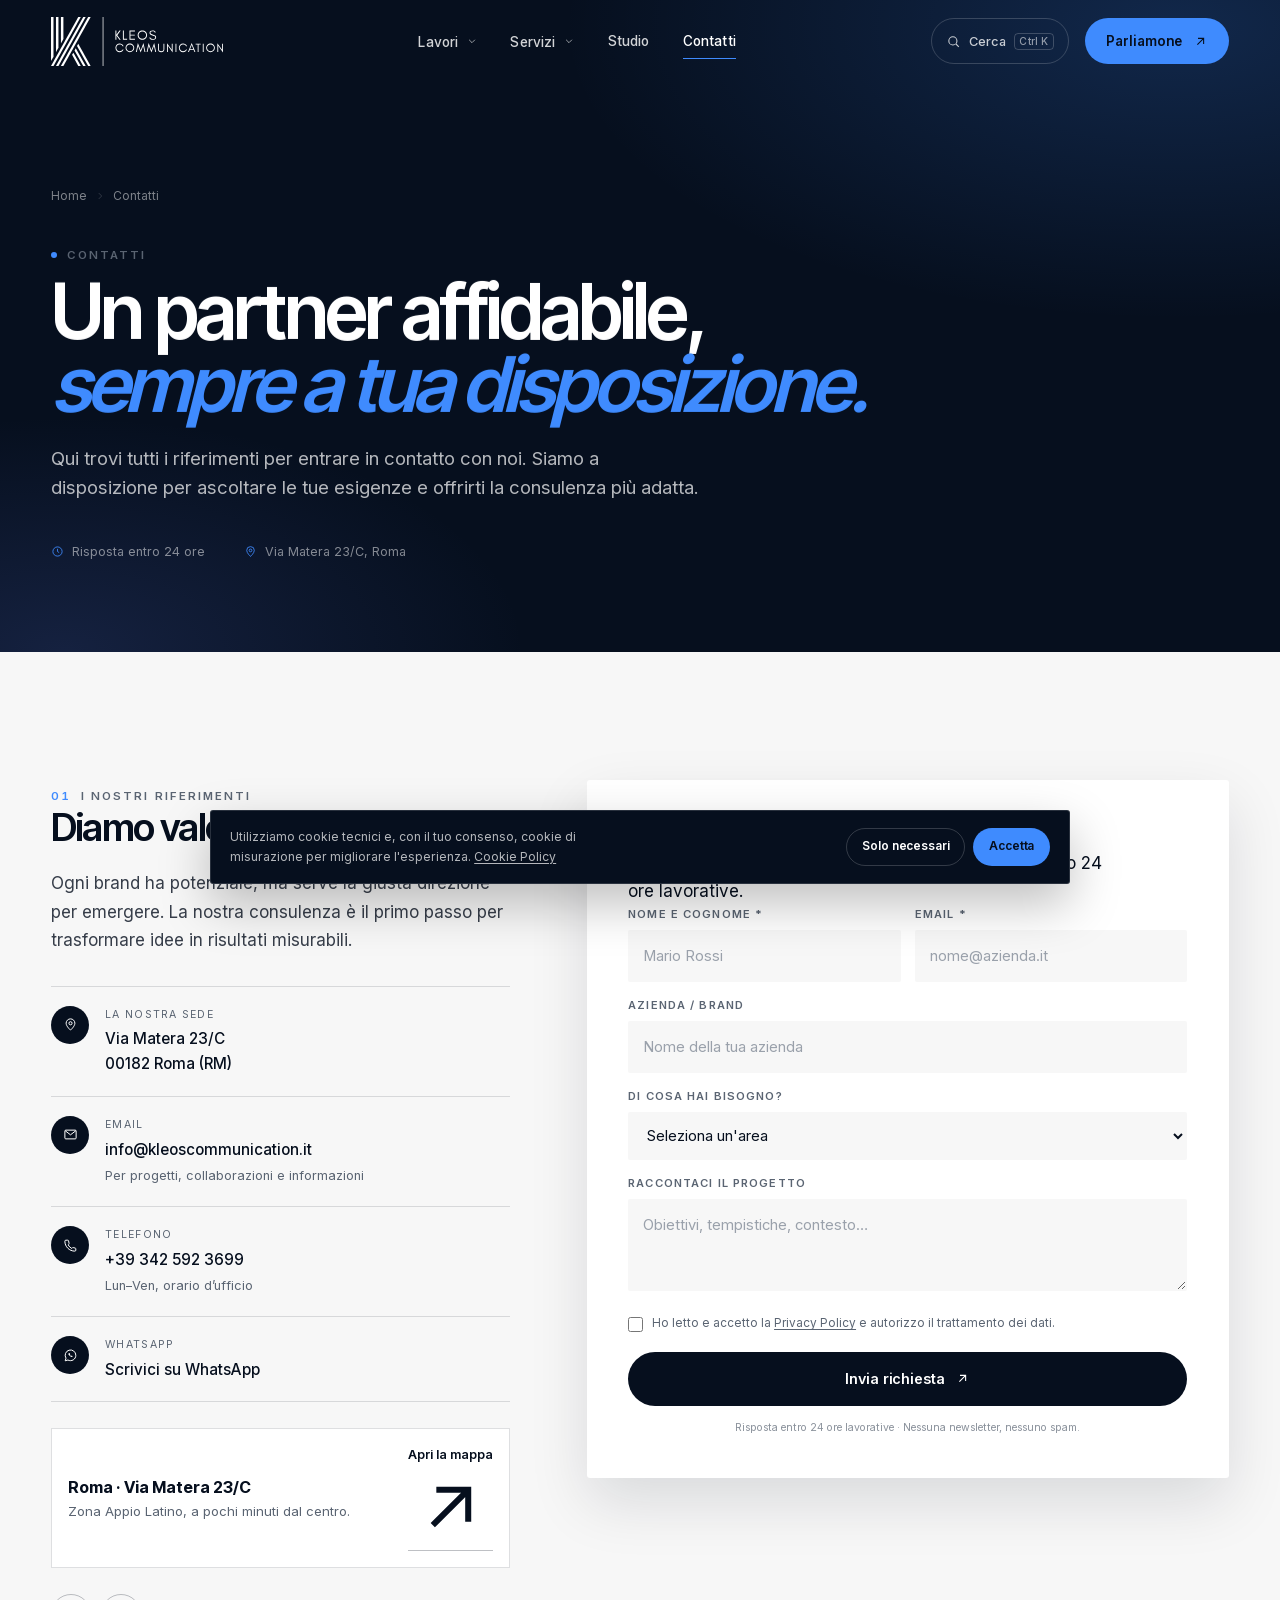
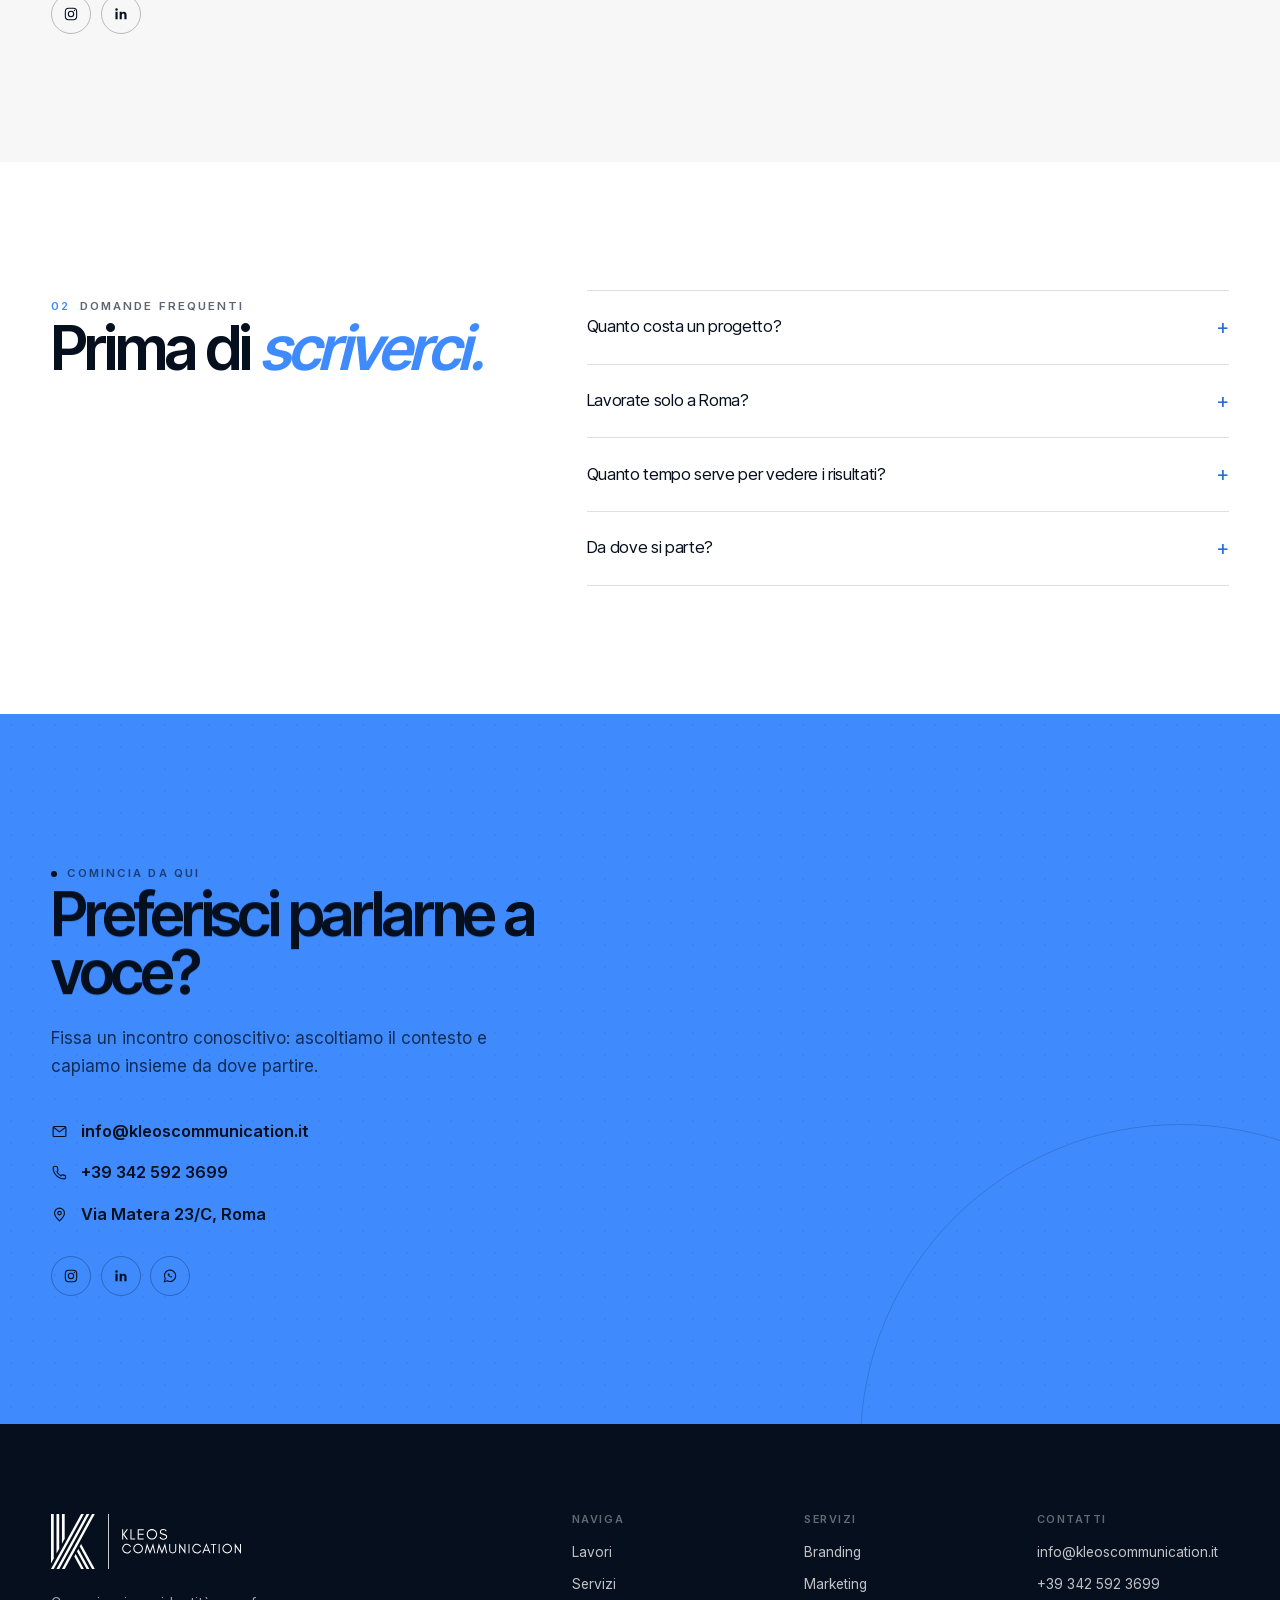
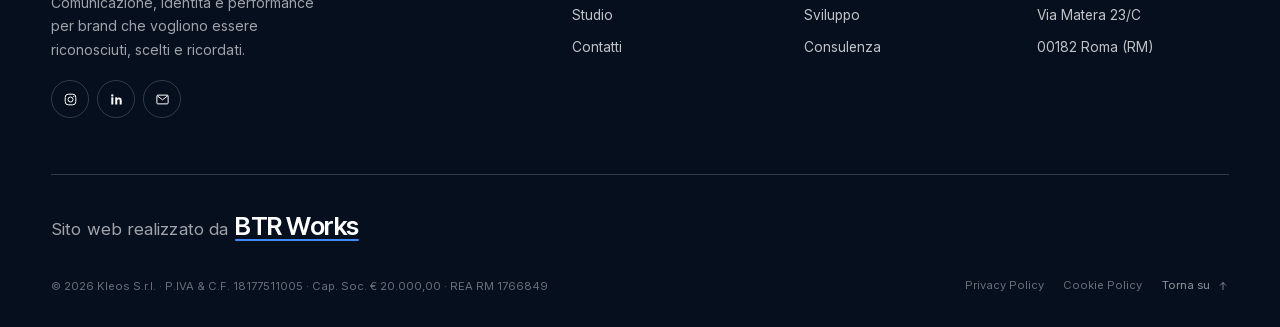
<file: contatti.html>
<!DOCTYPE html>
<html lang="it">
<head>
  <meta charset="utf-8">
  <meta name="viewport" content="width=device-width, initial-scale=1">
  <title>Contatti — Kleos Communication</title>
  <meta name="description" content="Parlaci del tuo progetto. Kleos Communication, Via Matera 23/C, Roma. info@kleoscommunication.it · +39 342 592 3699.">
  <link rel="canonical" href="https://kleoscommunication.com/contatti.html">
  <meta name="theme-color" content="#060F1E">
  <meta property="og:type" content="website">
  <meta property="og:site_name" content="Kleos Communication">
  <meta property="og:locale" content="it_IT">
  <meta property="og:title" content="Contatti — Kleos Communication">
  <meta property="og:description" content="Parlaci del tuo progetto. Kleos Communication, Via Matera 23/C, Roma. info@kleoscommunication.it · +39 342 592 3699.">
  <meta property="og:image" content="https://kleoscommunication.com/assets/og.jpg">
  <meta property="og:url" content="https://kleoscommunication.com/contatti.html">
  <meta name="twitter:card" content="summary_large_image">
  <link rel="icon" href="assets/favicon.png" sizes="any">
  <link rel="apple-touch-icon" href="assets/favicon.png">
  
  <link rel="preload" href="assets/fonts/inter-variable.woff2" as="font" type="font/woff2" crossorigin>
  <link rel="preload" href="assets/fonts/inter-tight-variable.woff2" as="font" type="font/woff2" crossorigin>
  <link rel="preload" href="assets/fonts/instrument-serif-400-italic.woff2" as="font" type="font/woff2" crossorigin>
  <link rel="stylesheet" href="assets/css/style.css?v=56fd902e">
  
</head>
<body id="top" data-page="contatti">
  <a class="skip-link" href="#main">Vai al contenuto</a>
  <div class="scroll-progress" aria-hidden="true"><span data-scroll-progress></span></div>
  <header class="site-header">
    <div class="site-header__inner">
      <a class="brand" href="index.html" aria-label="Kleos Communication — Home">
        <img src="assets/logo-white.svg" alt="Kleos Communication" width="172" height="50">
      </a>
      <nav class="site-nav" aria-label="Navigazione principale">
        <div class="nav-item" data-mega>
          <a class="nav-link nav-link--mega" href="lavori.html" aria-expanded="false" aria-haspopup="true">Lavori <svg viewBox="0 0 24 24" fill="none" stroke="currentColor" stroke-width="1.7" aria-hidden="true"><path d="m9 5 7 7-7 7"/></svg></a>
          <div class="mega" data-mega-panel>
            <div class="container mega__inner">
              <div class="mega__intro">
                <p class="eyebrow"><span class="dot"></span> Selected work</p>
                <h3>Progetti reali.<br><em>Trasformazioni.</em></h3>
                <p>Un viaggio nei brand che hanno scelto Kleos: identità, contenuti e performance.</p>
                <a class="link-arrow" href="lavori.html">Tutti i progetti <svg class="arrow" viewBox="0 0 24 24" fill="none" stroke="currentColor" stroke-width="1.7" aria-hidden="true"><path d="M7 17 17 7M8 7h9v9"/></svg></a>
              </div>
              <div class="mega__projects">
        <a class="mega-project" href="progetti/mastrociccia.html">
          <span class="mega-project__media"><img src="assets/media/mastrociccia-1-300-300-r1.webp" srcset="assets/media/mastrociccia-1-300-300-r1.webp 300w" sizes="96px" width="300" height="300" alt="" loading="lazy" decoding="async"></span>
          <span class="mega-project__body">
            <span class="mega-project__num">Strategy</span>
            <span class="mega-project__name">Mastrociccia</span>
            <span class="mega-project__result">+295% prenotazioni in 12 mesi</span>
          </span>
          <span class="mega-project__arrow" aria-hidden="true"><svg class="arrow" viewBox="0 0 24 24" fill="none" stroke="currentColor" stroke-width="1.7" aria-hidden="true"><path d="M7 17 17 7M8 7h9v9"/></svg></span>
        </a>
        <a class="mega-project" href="progetti/altior.html">
          <span class="mega-project__media"><img src="assets/media/altior-1-300-300-r1.webp" srcset="assets/media/altior-1-300-300-r1.webp 300w" sizes="96px" width="300" height="300" alt="" loading="lazy" decoding="async"></span>
          <span class="mega-project__body">
            <span class="mega-project__num">Lead generation</span>
            <span class="mega-project__name">Altior</span>
            <span class="mega-project__result">46 lead · 100.000€+ di ritorno</span>
          </span>
          <span class="mega-project__arrow" aria-hidden="true"><svg class="arrow" viewBox="0 0 24 24" fill="none" stroke="currentColor" stroke-width="1.7" aria-hidden="true"><path d="M7 17 17 7M8 7h9v9"/></svg></span>
        </a>
        <a class="mega-project" href="progetti/di-rienzo.html">
          <span class="mega-project__media"><img src="assets/media/di-rienzo-2-300-300-r1.webp" srcset="assets/media/di-rienzo-2-300-300-r1.webp 300w" sizes="96px" width="300" height="300" alt="" loading="lazy" decoding="async"></span>
          <span class="mega-project__body">
            <span class="mega-project__num">Strategy</span>
            <span class="mega-project__name">Di Rienzo</span>
            <span class="mega-project__result">70 anni di storia, una nuova percezione</span>
          </span>
          <span class="mega-project__arrow" aria-hidden="true"><svg class="arrow" viewBox="0 0 24 24" fill="none" stroke="currentColor" stroke-width="1.7" aria-hidden="true"><path d="M7 17 17 7M8 7h9v9"/></svg></span>
        </a></div>
            </div>
          </div>
        </div>
        <div class="nav-item" data-mega>
          <a class="nav-link nav-link--mega" href="servizi.html" aria-expanded="false" aria-haspopup="true">Servizi <svg viewBox="0 0 24 24" fill="none" stroke="currentColor" stroke-width="1.7" aria-hidden="true"><path d="m9 5 7 7-7 7"/></svg></a>
          <div class="mega mega--services" data-mega-panel>
            <div class="container mega__inner mega__inner--services">
              <div class="mega__intro">
                <p class="eyebrow"><span class="dot"></span> Cosa facciamo</p>
                <h3>Aree integrate.<br><em>Un unico obiettivo.</em></h3>
                <p>Branding, marketing e sviluppo lavorano insieme, non come compartimenti separati.</p>
                <a class="link-arrow" href="servizi.html">Tutti i servizi <svg class="arrow" viewBox="0 0 24 24" fill="none" stroke="currentColor" stroke-width="1.7" aria-hidden="true"><path d="M7 17 17 7M8 7h9v9"/></svg></a>
              </div>
              <div class="mega__services">
        <a class="mega-service" href="servizi.html#branding">
          <span class="mega-service__num">01</span>
          <span class="mega-service__body">
            <span class="mega-service__name">Branding</span>
            <span class="mega-service__desc">Un brand riconoscibile, coerente e difendibile in ogni punto di contatto.</span>
            <span class="mega-service__tags">Brand Strategy · Brand Identity · Visual Identity</span>
          </span>
          <span class="mega-service__arrow" aria-hidden="true"><svg class="arrow" viewBox="0 0 24 24" fill="none" stroke="currentColor" stroke-width="1.7" aria-hidden="true"><path d="M7 17 17 7M8 7h9v9"/></svg></span>
        </a>
        <a class="mega-service" href="servizi.html#marketing">
          <span class="mega-service__num">02</span>
          <span class="mega-service__body">
            <span class="mega-service__name">Marketing</span>
            <span class="mega-service__desc">Più visibilità, più lead qualificati, un ritorno misurabile sull'investimento.</span>
            <span class="mega-service__tags">Social Media · ADV & Performance · Influencer Marketing</span>
          </span>
          <span class="mega-service__arrow" aria-hidden="true"><svg class="arrow" viewBox="0 0 24 24" fill="none" stroke="currentColor" stroke-width="1.7" aria-hidden="true"><path d="M7 17 17 7M8 7h9v9"/></svg></span>
        </a>
        <a class="mega-service" href="servizi.html#sviluppo">
          <span class="mega-service__num">03</span>
          <span class="mega-service__body">
            <span class="mega-service__name">Sviluppo</span>
            <span class="mega-service__desc">Esperienze digitali veloci, accessibili e progettate per convertire.</span>
            <span class="mega-service__tags">UX/UI Design · Website · eCommerce</span>
          </span>
          <span class="mega-service__arrow" aria-hidden="true"><svg class="arrow" viewBox="0 0 24 24" fill="none" stroke="currentColor" stroke-width="1.7" aria-hidden="true"><path d="M7 17 17 7M8 7h9v9"/></svg></span>
        </a></div>
              <a class="mega__cta" href="contatti.html">
                <span class="eyebrow"><span class="dot"></span> Primo passo</span>
                <strong>Non sai da dove partire?</strong>
                <span class="mega__cta-link">Prenota una consulenza <svg class="arrow" viewBox="0 0 24 24" fill="none" stroke="currentColor" stroke-width="1.7" aria-hidden="true"><path d="M7 17 17 7M8 7h9v9"/></svg></span>
              </a>
            </div>
          </div>
        </div>
        <a class="nav-link" href="studio.html">Studio</a>
        <a class="nav-link" href="contatti.html" aria-current="page">Contatti</a>
      </nav>
      <div class="header-actions">
        <button class="header-search" type="button" data-search-open aria-label="Cerca nel sito" aria-haspopup="dialog">
          <svg viewBox="0 0 24 24" fill="none" stroke="currentColor" stroke-width="1.7" aria-hidden="true"><circle cx="11" cy="11" r="6.5"/><path d="m16 16 4.5 4.5"/></svg><span>Cerca</span><kbd>⌘K</kbd>
        </button>
        <a class="btn btn--primary btn--sm header-cta" href="contatti.html">Parliamone <svg class="arrow" viewBox="0 0 24 24" fill="none" stroke="currentColor" stroke-width="1.7" aria-hidden="true"><path d="M7 17 17 7M8 7h9v9"/></svg></a>
        <button class="nav-toggle" type="button" aria-label="Apri il menu" aria-expanded="false" aria-controls="mobile-nav"><span></span></button>
      </div>
    </div>
  </header>

  <div class="mobile-nav" id="mobile-nav">
    <div class="mobile-nav__top">
      <button class="mobile-nav__search" type="button" data-search-open>
        <svg viewBox="0 0 24 24" fill="none" stroke="currentColor" stroke-width="1.7" aria-hidden="true"><circle cx="11" cy="11" r="6.5"/><path d="m16 16 4.5 4.5"/></svg><span>Cerca progetti, servizi, pagine</span><kbd>⌘K</kbd>
      </button>
      <nav class="mobile-nav__links" aria-label="Navigazione mobile">
      <a href="lavori.html"><span>01</span>Lavori</a>
      <div class="mobile-nav__group">
        <a href="servizi.html"><span>02</span>Servizi</a>
        <div class="mobile-nav__sub">
          <a href="servizi.html#branding">Branding</a>
          <a href="servizi.html#marketing">Marketing</a>
          <a href="servizi.html#sviluppo">Sviluppo</a>
        </div>
      </div>
      <a href="studio.html"><span>03</span>Studio</a>
      <a href="contatti.html" aria-current="page"><span>04</span>Contatti</a></nav>
    </div>
    <div class="mobile-nav__foot">
      <a class="btn btn--primary" href="contatti.html">Parliamo del tuo progetto <svg class="arrow" viewBox="0 0 24 24" fill="none" stroke="currentColor" stroke-width="1.7" aria-hidden="true"><path d="M7 17 17 7M8 7h9v9"/></svg></a>
      <div class="mobile-nav__quick">
        <a href="tel:+393425923699"><svg viewBox="0 0 24 24" fill="none" stroke="currentColor" stroke-width="1.6" aria-hidden="true"><path d="M6.6 3.5h-2A1.6 1.6 0 0 0 3 5.1C3 13.9 10.1 21 18.9 21a1.6 1.6 0 0 0 1.6-1.6v-2a1.3 1.3 0 0 0-1-1.3l-3.2-.8a1.3 1.3 0 0 0-1.3.4l-1 1a14 14 0 0 1-5.7-5.7l1-1a1.3 1.3 0 0 0 .4-1.3L8.9 4.5a1.3 1.3 0 0 0-1.3-1Z"/></svg> Chiama</a>
        <a href="https://wa.me/393425923699" target="_blank" rel="noopener"><svg viewBox="0 0 24 24" fill="none" stroke="currentColor" stroke-width="1.6" aria-hidden="true"><path d="M20.5 11.7a8.5 8.5 0 0 1-12.6 7.5L3.5 20.5l1.3-4.3a8.5 8.5 0 1 1 15.7-4.5Z"/><path d="M8.6 8.2c-.3.6-.3 1.7.4 2.7a8 8 0 0 0 3.6 3c1 .4 1.8.4 2.2.1l.8-.8-1.9-1.1-.8.6a5.5 5.5 0 0 1-2-2l.7-.7-1-2c-.7 0-1.6.5-2 1.2Z" fill="currentColor" stroke="none"/></svg> WhatsApp</a>
        <a href="mailto:info@kleoscommunication.it"><svg viewBox="0 0 24 24" fill="none" stroke="currentColor" stroke-width="1.6" aria-hidden="true"><rect x="3" y="5" width="18" height="14" rx="1.5"/><path d="m3.5 6 8.5 6.5L20.5 6"/></svg> Email</a>
      </div>
      <div class="mobile-nav__contact">
        <a href="mailto:info@kleoscommunication.it">info@kleoscommunication.it</a>
        <a href="tel:+393425923699">+39 342 592 3699</a>
      </div>
    </div>
  </div>

  <div class="search-overlay" id="site-search" hidden>
    <div class="search-overlay__scrim" data-search-close></div>
    <div class="search-panel" role="dialog" aria-modal="true" aria-labelledby="search-label">
      <div class="search-panel__bar">
        <span class="search-panel__icon" aria-hidden="true"><svg viewBox="0 0 24 24" fill="none" stroke="currentColor" stroke-width="1.7" aria-hidden="true"><circle cx="11" cy="11" r="6.5"/><path d="m16 16 4.5 4.5"/></svg></span>
        <label class="sr-only" id="search-label" for="search-input">Cerca nel sito</label>
        <input class="search-panel__input" id="search-input" type="search" placeholder="Cerca progetti, servizi, pagine…" autocomplete="off" spellcheck="false" data-search-input aria-controls="search-results" aria-autocomplete="list">
        <button class="search-panel__close" type="button" data-search-close aria-label="Chiudi ricerca"><svg viewBox="0 0 24 24" fill="none" stroke="currentColor" stroke-width="1.7" aria-hidden="true"><path d="m6 6 12 12M18 6 6 18"/></svg></button>
      </div>
      <div class="search-panel__tools">
        <div class="search-chips" role="group" aria-label="Filtra i risultati per tipo" data-search-chips>
          <button class="search-chip" type="button" data-search-type="all" aria-pressed="true">Tutti</button>
          <button class="search-chip" type="button" data-search-type="Progetto" aria-pressed="false">Progetti</button>
          <button class="search-chip" type="button" data-search-type="Servizio" aria-pressed="false">Servizi</button>
          <button class="search-chip" type="button" data-search-type="Pagina" aria-pressed="false">Pagine</button>
        </div>
        <span class="search-panel__count" data-search-count aria-hidden="true"></span>
      </div>
      <div class="search-recent" data-search-recent hidden>
        <span class="search-panel__group">Ricerche recenti</span>
        <div class="search-recent__row" data-search-recent-row></div>
      </div>
      <div class="search-panel__body">
        <div class="search-panel__results" id="search-results" data-search-results role="listbox" aria-label="Risultati della ricerca"></div>
        <p class="sr-only" role="status" aria-live="polite" data-search-status></p>
        <aside class="search-panel__aside">
          <p class="search-panel__label">Scorciatoie</p>
          <a href="lavori.html"><span>Tutti i progetti</span><svg class="arrow" viewBox="0 0 24 24" fill="none" stroke="currentColor" stroke-width="1.7" aria-hidden="true"><path d="M7 17 17 7M8 7h9v9"/></svg></a>
          <a href="servizi.html"><span>Servizi</span><svg class="arrow" viewBox="0 0 24 24" fill="none" stroke="currentColor" stroke-width="1.7" aria-hidden="true"><path d="M7 17 17 7M8 7h9v9"/></svg></a>
          <a href="contatti.html"><span>Parla con noi</span><svg class="arrow" viewBox="0 0 24 24" fill="none" stroke="currentColor" stroke-width="1.7" aria-hidden="true"><path d="M7 17 17 7M8 7h9v9"/></svg></a>
          <div class="search-panel__cta">
            <p>Preferisci una conversazione?</p>
            <a href="tel:+393425923699"><svg viewBox="0 0 24 24" fill="none" stroke="currentColor" stroke-width="1.6" aria-hidden="true"><path d="M6.6 3.5h-2A1.6 1.6 0 0 0 3 5.1C3 13.9 10.1 21 18.9 21a1.6 1.6 0 0 0 1.6-1.6v-2a1.3 1.3 0 0 0-1-1.3l-3.2-.8a1.3 1.3 0 0 0-1.3.4l-1 1a14 14 0 0 1-5.7-5.7l1-1a1.3 1.3 0 0 0 .4-1.3L8.9 4.5a1.3 1.3 0 0 0-1.3-1Z"/></svg> +39 342 592 3699</a>
            <a href="mailto:info@kleoscommunication.it"><svg viewBox="0 0 24 24" fill="none" stroke="currentColor" stroke-width="1.6" aria-hidden="true"><rect x="3" y="5" width="18" height="14" rx="1.5"/><path d="m3.5 6 8.5 6.5L20.5 6"/></svg> info@kleoscommunication.it</a>
          </div>
        </aside>
      </div>
      <div class="search-panel__foot">
        <span><kbd>↑</kbd><kbd>↓</kbd> naviga</span>
        <span><kbd>↵</kbd> apri</span>
        <span><kbd>esc</kbd> chiudi</span>
      </div>
    </div>
  </div>
  <main id="main">
    
  <section class="page-hero">
    <div class="container page-hero__inner">
      <nav class="breadcrumb" aria-label="Percorso"><a href="index.html">Home</a><svg viewBox="0 0 24 24" fill="none" stroke="currentColor" stroke-width="1.7" aria-hidden="true"><path d="m9 5 7 7-7 7"/></svg><span>Contatti</span></nav>
      <p class="eyebrow"><span class="dot"></span> Contatti</p>
      <h1>Un partner affidabile, <em>sempre a tua disposizione.</em></h1>
      <p class="lead">Qui trovi tutti i riferimenti per entrare in contatto con noi. Siamo a disposizione per ascoltare le tue esigenze e offrirti la consulenza più adatta.</p>
      <div class="page-hero__meta"><span><svg viewBox="0 0 24 24" fill="none" stroke="currentColor" stroke-width="1.6" aria-hidden="true"><circle cx="12" cy="12" r="8.5"/><path d="M12 7v5l3 2"/></svg> Risposta entro 24 ore</span><span><svg viewBox="0 0 24 24" fill="none" stroke="currentColor" stroke-width="1.6" aria-hidden="true"><path d="M12 21s7-6.1 7-11a7 7 0 1 0-14 0c0 4.9 7 11 7 11Z"/><circle cx="12" cy="10" r="2.5"/></svg> Via Matera 23/C, Roma</span></div>
    </div>
  </section>

    <section class="section section--paper">
      <div class="container contact-layout">
        <div class="contact-info">
          <p class="eyebrow"><span class="num">01</span> I nostri riferimenti</p>
          <h2>Diamo valore alle tue idee.</h2>
          <p class="body-copy">Ogni brand ha potenziale, ma serve la giusta direzione per emergere. La nostra consulenza è il primo passo per trasformare idee in risultati misurabili.</p>

          <dl class="contact-list" style="margin-top:2rem">
            <div class="contact-list__item">
              <span class="contact-list__icon"><svg viewBox="0 0 24 24" fill="none" stroke="currentColor" stroke-width="1.6" aria-hidden="true"><path d="M12 21s7-6.1 7-11a7 7 0 1 0-14 0c0 4.9 7 11 7 11Z"/><circle cx="12" cy="10" r="2.5"/></svg></span>
              <div><dt>La nostra sede</dt><dd>Via Matera 23/C<br>00182 Roma (RM)</dd></div>
            </div>
            <div class="contact-list__item">
              <span class="contact-list__icon"><svg viewBox="0 0 24 24" fill="none" stroke="currentColor" stroke-width="1.6" aria-hidden="true"><rect x="3" y="5" width="18" height="14" rx="1.5"/><path d="m3.5 6 8.5 6.5L20.5 6"/></svg></span>
              <div><dt>Email</dt><dd><a href="mailto:info@kleoscommunication.it">info@kleoscommunication.it</a><br><span class="small">Per progetti, collaborazioni e informazioni</span></dd></div>
            </div>
            <div class="contact-list__item">
              <span class="contact-list__icon"><svg viewBox="0 0 24 24" fill="none" stroke="currentColor" stroke-width="1.6" aria-hidden="true"><path d="M6.6 3.5h-2A1.6 1.6 0 0 0 3 5.1C3 13.9 10.1 21 18.9 21a1.6 1.6 0 0 0 1.6-1.6v-2a1.3 1.3 0 0 0-1-1.3l-3.2-.8a1.3 1.3 0 0 0-1.3.4l-1 1a14 14 0 0 1-5.7-5.7l1-1a1.3 1.3 0 0 0 .4-1.3L8.9 4.5a1.3 1.3 0 0 0-1.3-1Z"/></svg></span>
              <div><dt>Telefono</dt><dd><a href="tel:+393425923699">+39 342 592 3699</a><br><span class="small">Lun–Ven, orario d’ufficio</span></dd></div>
            </div>
            <div class="contact-list__item">
              <span class="contact-list__icon"><svg viewBox="0 0 24 24" fill="none" stroke="currentColor" stroke-width="1.6" aria-hidden="true"><path d="M20.5 11.7a8.5 8.5 0 0 1-12.6 7.5L3.5 20.5l1.3-4.3a8.5 8.5 0 1 1 15.7-4.5Z"/><path d="M8.6 8.2c-.3.6-.3 1.7.4 2.7a8 8 0 0 0 3.6 3c1 .4 1.8.4 2.2.1l.8-.8-1.9-1.1-.8.6a5.5 5.5 0 0 1-2-2l.7-.7-1-2c-.7 0-1.6.5-2 1.2Z" fill="currentColor" stroke="none"/></svg></span>
              <div><dt>WhatsApp</dt><dd><a href="https://wa.me/393425923699" target="_blank" rel="noopener">Scrivici su WhatsApp</a></dd></div>
            </div>
          </dl>

          <div class="map-card">
            <div><strong style="font-family:var(--font-display);font-size:1rem">Roma · Via Matera 23/C</strong><p>Zona Appio Latino, a pochi minuti dal centro.</p></div>
            <a href="https://maps.google.com/?q=Via+Matera+23%2FC,+00182+Roma" target="_blank" rel="noopener">Apri la mappa <svg class="arrow" viewBox="0 0 24 24" fill="none" stroke="currentColor" stroke-width="1.7" aria-hidden="true"><path d="M7 17 17 7M8 7h9v9"/></svg></a>
          </div>

          <div class="cta__social" style="margin-top:1.6rem">
            <a href="https://www.instagram.com/kleoscommunication/" target="_blank" rel="noopener" aria-label="Instagram" style="border-color:var(--line-strong)"><svg viewBox="0 0 24 24" fill="none" stroke="currentColor" stroke-width="1.6" aria-hidden="true"><rect x="3.5" y="3.5" width="17" height="17" rx="5"/><circle cx="12" cy="12" r="4"/><circle cx="17.2" cy="6.8" r="1" fill="currentColor" stroke="none"/></svg></a>
            <a href="https://www.linkedin.com/company/kleos-communication/" target="_blank" rel="noopener" aria-label="LinkedIn" style="border-color:var(--line-strong)"><svg viewBox="0 0 24 24" fill="currentColor" aria-hidden="true"><path d="M6.9 8.5H3.7V20h3.2V8.5ZM5.3 3.5a1.9 1.9 0 1 0 0 3.8 1.9 1.9 0 0 0 0-3.8ZM20.3 13.3c0-3.1-1.7-4.6-4-4.6a3.5 3.5 0 0 0-3.1 1.7V8.5H10V20h3.2v-5.7c0-1.5.3-2.9 2.1-2.9 1.8 0 1.8 1.6 1.8 3V20h3.2v-6.7Z"/></svg></a>
          </div>
        </div>
        <div>
      <form class="lead-form" data-demo aria-label="Form di contatto">
        <div class="form-fields">
          <h3>Scrivici.</h3>
          <p>Raccontaci obiettivi e tempistiche. Ti rispondiamo entro 24 ore lavorative.</p>
          <div class="form-row">
            <div class="field">
              <label for="nome-scr">Nome e cognome *</label>
              <input id="nome-scr" name="nome" type="text" autocomplete="name" placeholder="Mario Rossi" required>
            </div>
            <div class="field">
              <label for="email-scr">Email *</label>
              <input id="email-scr" name="email" type="email" autocomplete="email" placeholder="nome@azienda.it" required>
            </div>
          </div>
          <div class="field">
            <label for="azienda-scr">Azienda / Brand</label>
            <input id="azienda-scr" name="azienda" type="text" autocomplete="organization" placeholder="Nome della tua azienda">
          </div>
          <div class="field">
            <label for="servizio-scr">Di cosa hai bisogno?</label>
            <select id="servizio-scr" name="servizio">
              <option value="">Seleziona un'area</option>
              <option>Branding</option>
              <option>Marketing</option>
              <option>Sviluppo</option>
              <option>Consulenza strategica</option>
              <option>Non lo so ancora</option>
            </select>
          </div>
          <div class="field">
            <label for="messaggio-scr">Raccontaci il progetto</label>
            <textarea id="messaggio-scr" name="messaggio" placeholder="Obiettivi, tempistiche, contesto…"></textarea>
          </div>
          <label class="check">
            <input type="checkbox" name="privacy" required>
            <span>Ho letto e accetto la <a href="https://kleoscommunication.com/privacy-policy/" target="_blank" rel="noopener">Privacy Policy</a> e autorizzo il trattamento dei dati.</span>
          </label>
          <button class="btn btn--ink btn--block" type="submit">Invia richiesta <svg class="arrow" viewBox="0 0 24 24" fill="none" stroke="currentColor" stroke-width="1.7" aria-hidden="true"><path d="M7 17 17 7M8 7h9v9"/></svg></button>
          <p class="form-note">Risposta entro 24 ore lavorative · Nessuna newsletter, nessuno spam.</p>
        </div>
        <div class="form-success" role="status">
          <svg viewBox="0 0 24 24" fill="none" stroke="currentColor" stroke-width="1.8" aria-hidden="true"><path d="m5 12 4.5 4.5L19 7"/></svg>
          <h3>Richiesta inviata.</h3>
          <p>Grazie, ti ricontatteremo entro 24 ore lavorative.</p>
        </div>
      </form></div>
      </div>
    </section>

    <section class="section section--white">
      <div class="container">
        <div class="statement" style="align-items:start">
          <div><p class="eyebrow"><span class="num">02</span> Domande frequenti</p><h2 class="statement__title">Prima di <em>scriverci.</em></h2></div>
          <div class="faq">
        <details>
          <summary>Quanto costa un progetto?</summary>
          <p>Ogni progetto nasce da un audit e da un preventivo su misura. Il costo dipende dagli obiettivi, dai canali e dal livello di affiancamento richiesto: preferiamo capirlo insieme, prima di parlare di numeri.</p>
        </details>
        <details>
          <summary>Lavorate solo a Roma?</summary>
          <p>No. Lo studio ha sede a Roma ma lavora su tutto il territorio nazionale, con progetti seguiti anche da remoto.</p>
        </details>
        <details>
          <summary>Quanto tempo serve per vedere i risultati?</summary>
          <p>Dipende dall'area di intervento. Un'identità si misura in mesi, una campagna performance in settimane. Nella fase di strategia definiamo insieme le tempistiche e gli indicatori da monitorare.</p>
        </details>
        <details>
          <summary>Da dove si parte?</summary>
          <p>Da una conversazione. Ascoltiamo il contesto, analizziamo i dati disponibili e capiamo se c'è il fit giusto per lavorare insieme. La prima consulenza serve a questo.</p>
        </details></div>
        </div>
      </div>
    </section>

    
  <section class="section cta" id="contatti">
    
    <div class="container">
      <div class="cta__grid">
        <div class="cta__copy">
          <p class="eyebrow" style="color:rgba(6,15,30,.62)"><span class="dot" style="background:#060F1E"></span> Comincia da qui</p>
          <h2>Preferisci parlarne a voce?</h2>
          <p>Fissa un incontro conoscitivo: ascoltiamo il contesto e capiamo insieme da dove partire.</p>
          
        <div class="cta__contacts">
          <a href="mailto:info@kleoscommunication.it"><svg viewBox="0 0 24 24" fill="none" stroke="currentColor" stroke-width="1.6" aria-hidden="true"><rect x="3" y="5" width="18" height="14" rx="1.5"/><path d="m3.5 6 8.5 6.5L20.5 6"/></svg> info@kleoscommunication.it</a>
          <a href="tel:+393425923699"><svg viewBox="0 0 24 24" fill="none" stroke="currentColor" stroke-width="1.6" aria-hidden="true"><path d="M6.6 3.5h-2A1.6 1.6 0 0 0 3 5.1C3 13.9 10.1 21 18.9 21a1.6 1.6 0 0 0 1.6-1.6v-2a1.3 1.3 0 0 0-1-1.3l-3.2-.8a1.3 1.3 0 0 0-1.3.4l-1 1a14 14 0 0 1-5.7-5.7l1-1a1.3 1.3 0 0 0 .4-1.3L8.9 4.5a1.3 1.3 0 0 0-1.3-1Z"/></svg> +39 342 592 3699</a>
          <a href="https://maps.google.com/?q=Via+Matera+23%2FC,+00182+Roma" target="_blank" rel="noopener"><svg viewBox="0 0 24 24" fill="none" stroke="currentColor" stroke-width="1.6" aria-hidden="true"><path d="M12 21s7-6.1 7-11a7 7 0 1 0-14 0c0 4.9 7 11 7 11Z"/><circle cx="12" cy="10" r="2.5"/></svg> Via Matera 23/C, Roma</a>
        </div>
        <div class="cta__social">
          <a href="https://www.instagram.com/kleoscommunication/" target="_blank" rel="noopener" aria-label="Instagram"><svg viewBox="0 0 24 24" fill="none" stroke="currentColor" stroke-width="1.6" aria-hidden="true"><rect x="3.5" y="3.5" width="17" height="17" rx="5"/><circle cx="12" cy="12" r="4"/><circle cx="17.2" cy="6.8" r="1" fill="currentColor" stroke="none"/></svg></a>
          <a href="https://www.linkedin.com/company/kleos-communication/" target="_blank" rel="noopener" aria-label="LinkedIn"><svg viewBox="0 0 24 24" fill="currentColor" aria-hidden="true"><path d="M6.9 8.5H3.7V20h3.2V8.5ZM5.3 3.5a1.9 1.9 0 1 0 0 3.8 1.9 1.9 0 0 0 0-3.8ZM20.3 13.3c0-3.1-1.7-4.6-4-4.6a3.5 3.5 0 0 0-3.1 1.7V8.5H10V20h3.2v-5.7c0-1.5.3-2.9 2.1-2.9 1.8 0 1.8 1.6 1.8 3V20h3.2v-6.7Z"/></svg></a>
          <a href="https://wa.me/393425923699" target="_blank" rel="noopener" aria-label="WhatsApp"><svg viewBox="0 0 24 24" fill="none" stroke="currentColor" stroke-width="1.6" aria-hidden="true"><path d="M20.5 11.7a8.5 8.5 0 0 1-12.6 7.5L3.5 20.5l1.3-4.3a8.5 8.5 0 1 1 15.7-4.5Z"/><path d="M8.6 8.2c-.3.6-.3 1.7.4 2.7a8 8 0 0 0 3.6 3c1 .4 1.8.4 2.2.1l.8-.8-1.9-1.1-.8.6a5.5 5.5 0 0 1-2-2l.7-.7-1-2c-.7 0-1.6.5-2 1.2Z" fill="currentColor" stroke="none"/></svg></a>
        </div>
        </div>
        
      </div>
    </div>
  </section>
  </main>

  <footer class="site-footer">
    <div class="container">
      <div class="footer-top">
        <div class="footer-brand">
          <img src="assets/logo-white.svg" alt="Kleos Communication" width="190" height="55">
          <p>Comunicazione, identità e performance per brand che vogliono essere riconosciuti, scelti e ricordati.</p>
          <div class="footer-social">
            <a href="https://www.instagram.com/kleoscommunication/" target="_blank" rel="noopener" aria-label="Instagram"><svg viewBox="0 0 24 24" fill="none" stroke="currentColor" stroke-width="1.6" aria-hidden="true"><rect x="3.5" y="3.5" width="17" height="17" rx="5"/><circle cx="12" cy="12" r="4"/><circle cx="17.2" cy="6.8" r="1" fill="currentColor" stroke="none"/></svg></a>
            <a href="https://www.linkedin.com/company/kleos-communication/" target="_blank" rel="noopener" aria-label="LinkedIn"><svg viewBox="0 0 24 24" fill="currentColor" aria-hidden="true"><path d="M6.9 8.5H3.7V20h3.2V8.5ZM5.3 3.5a1.9 1.9 0 1 0 0 3.8 1.9 1.9 0 0 0 0-3.8ZM20.3 13.3c0-3.1-1.7-4.6-4-4.6a3.5 3.5 0 0 0-3.1 1.7V8.5H10V20h3.2v-5.7c0-1.5.3-2.9 2.1-2.9 1.8 0 1.8 1.6 1.8 3V20h3.2v-6.7Z"/></svg></a>
            <a href="mailto:info@kleoscommunication.it" aria-label="Email"><svg viewBox="0 0 24 24" fill="none" stroke="currentColor" stroke-width="1.6" aria-hidden="true"><rect x="3" y="5" width="18" height="14" rx="1.5"/><path d="m3.5 6 8.5 6.5L20.5 6"/></svg></a>
          </div>
        </div>
        <div class="footer-col">
          <h4>Naviga</h4>
          <ul>
            <li><a href="lavori.html">Lavori</a></li>
            <li><a href="servizi.html">Servizi</a></li>
            <li><a href="studio.html">Studio</a></li>
            <li><a href="contatti.html">Contatti</a></li>
          </ul>
        </div>
        <div class="footer-col">
          <h4>Servizi</h4>
          <ul>
            <li><a href="servizi.html#branding">Branding</a></li>
            <li><a href="servizi.html#marketing">Marketing</a></li>
            <li><a href="servizi.html#sviluppo">Sviluppo</a></li>
            <li><a href="contatti.html">Consulenza</a></li>
          </ul>
        </div>
        <div class="footer-col">
          <h4>Contatti</h4>
          <ul>
            <li><a href="mailto:info@kleoscommunication.it">info@kleoscommunication.it</a></li>
            <li><a href="tel:+393425923699">+39 342 592 3699</a></li>
            <li>Via Matera 23/C</li>
            <li>00182 Roma (RM)</li>
          </ul>
        </div>
      </div>
      <div class="footer-credit">
        <p>Sito web realizzato da <a href="https://btrworks.it" target="_blank" rel="noopener">BTR Works</a></p>
      </div>
      <div class="footer-bottom">
        <p>© <span data-year>2026</span> Kleos S.r.l. · P.IVA &amp; C.F. 18177511005 · Cap. Soc. € 20.000,00 · REA RM 1766849</p>
        <div class="footer-bottom__legal">
          <a href="https://kleoscommunication.com/privacy-policy/" target="_blank" rel="noopener">Privacy Policy</a>
          <a href="https://kleoscommunication.com/cookie-policy/" target="_blank" rel="noopener">Cookie Policy</a>
          <a class="back-top" href="#top">Torna su <svg viewBox="0 0 24 24" fill="none" stroke="currentColor" stroke-width="1.7" aria-hidden="true"><path d="M12 20V5M6 11l6-6 6 6"/></svg></a>
        </div>
      </div>
    </div>
  </footer>
  <div class="cookie-bar" id="cookie-bar" role="region" aria-label="Preferenze cookie">
    <p>Utilizziamo cookie tecnici e, con il tuo consenso, cookie di misurazione per migliorare l'esperienza. <a href="https://kleoscommunication.com/cookie-policy/" target="_blank" rel="noopener">Cookie Policy</a></p>
    <div class="cookie-bar__actions">
      <button class="btn btn--ghost" type="button" data-cookie="necessary">Solo necessari</button>
      <button class="btn btn--primary" type="button" data-cookie="all">Accetta</button>
    </div>
  </div>
  <aside class="conv-dock" data-conv-dock hidden aria-label="Contatto rapido">
    <button class="conv-dock__close" type="button" data-conv-close aria-label="Chiudi il promemoria"><svg viewBox="0 0 24 24" fill="none" stroke="currentColor" stroke-width="1.7" aria-hidden="true"><path d="m6 6 12 12M18 6 6 18"/></svg></button>
    <div class="conv-dock__copy">
      <p class="conv-dock__eyebrow"><span class="dot"></span> Il prossimo caso studio</p>
      <p class="conv-dock__title">Può essere <em>il tuo.</em></p>
    </div>
    <div class="conv-dock__actions">
      <a class="btn btn--primary btn--sm" href="contatti.html">Parliamone <svg class="arrow" viewBox="0 0 24 24" fill="none" stroke="currentColor" stroke-width="1.7" aria-hidden="true"><path d="M7 17 17 7M8 7h9v9"/></svg></a>
      <a class="conv-dock__icon" href="https://wa.me/393425923699" target="_blank" rel="noopener" aria-label="Scrivici su WhatsApp"><svg viewBox="0 0 24 24" fill="none" stroke="currentColor" stroke-width="1.6" aria-hidden="true"><path d="M20.5 11.7a8.5 8.5 0 0 1-12.6 7.5L3.5 20.5l1.3-4.3a8.5 8.5 0 1 1 15.7-4.5Z"/><path d="M8.6 8.2c-.3.6-.3 1.7.4 2.7a8 8 0 0 0 3.6 3c1 .4 1.8.4 2.2.1l.8-.8-1.9-1.1-.8.6a5.5 5.5 0 0 1-2-2l.7-.7-1-2c-.7 0-1.6.5-2 1.2Z" fill="currentColor" stroke="none"/></svg></a>
      <a class="conv-dock__icon" href="tel:+393425923699" aria-label="Chiamaci"><svg viewBox="0 0 24 24" fill="none" stroke="currentColor" stroke-width="1.6" aria-hidden="true"><path d="M6.6 3.5h-2A1.6 1.6 0 0 0 3 5.1C3 13.9 10.1 21 18.9 21a1.6 1.6 0 0 0 1.6-1.6v-2a1.3 1.3 0 0 0-1-1.3l-3.2-.8a1.3 1.3 0 0 0-1.3.4l-1 1a14 14 0 0 1-5.7-5.7l1-1a1.3 1.3 0 0 0 .4-1.3L8.9 4.5a1.3 1.3 0 0 0-1.3-1Z"/></svg></a>
    </div>
  </aside>
  <script type="application/json" id="kleos-search-data">[{"type": "Pagina", "title": "Home", "desc": "Studio di comunicazione a Roma: strategia, identità e performance.", "url": "index.html", "tags": ""}, {"type": "Pagina", "title": "Lavori", "desc": "Casi studio e trasformazioni reali: tutti i progetti Kleos.", "url": "lavori.html", "tags": ""}, {"type": "Pagina", "title": "Servizi", "desc": "Branding, marketing e sviluppo digitale: aree integrate.", "url": "servizi.html", "tags": ""}, {"type": "Pagina", "title": "Studio", "desc": "Chi siamo, missione, valori e risultati di Kleos Communication.", "url": "studio.html", "tags": ""}, {"type": "Pagina", "title": "Contatti", "desc": "Parliamo del tuo prossimo risultato. Risposta entro 24 ore.", "url": "contatti.html", "tags": ""}, {"type": "Progetto", "title": "Osteria Mastrociccia", "desc": "Da semplice osteria romana a “place to be” nel cuore di Roma.", "url": "progetti/mastrociccia.html", "tags": "Strategy, Performance", "meta": "+295% prenotazioni in 12 mesi", "thumb": "assets/media/mastrociccia-1-160-160-r1.webp"}, {"type": "Progetto", "title": "Altior", "desc": "Performance marketing per il settore ristrutturazioni.", "url": "progetti/altior.html", "tags": "Lead generation, Strategy", "meta": "46 lead · 100.000€+ di ritorno", "thumb": "assets/media/altior-1-160-160-r1.webp"}, {"type": "Progetto", "title": "Ristorante Di Rienzo", "desc": "Un riposizionamento strategico per un'icona di Roma.", "url": "progetti/di-rienzo.html", "tags": "Strategy, Performance", "meta": "70 anni di storia, una nuova percezione", "thumb": "assets/media/di-rienzo-2-160-160-r1.webp"}, {"type": "Progetto", "title": "Builty App", "desc": "Un'identità nata dall'efficienza.", "url": "progetti/builty.html", "tags": "Branding", "meta": "Brand identity · Ecosistema visivo", "thumb": "assets/media/builty-app-2-160-160-r1.webp"}, {"type": "Progetto", "title": "Pasqualino al Colosseo", "desc": "Un'identità radicata nella storia di Roma.", "url": "progetti/pasqualino-al-colosseo.html", "tags": "Branding", "meta": "Dal 1956 · Identità e tone of voice", "thumb": "assets/media/pasqualino-al-colosseo-2-160-160-r1.webp"}, {"type": "Progetto", "title": "Ristorante Pancrazio", "desc": "Un'identità che nasce dalla storia.", "url": "progetti/pancrazio.html", "tags": "Branding", "meta": "Brand identity · Genius loci", "thumb": "assets/media/pancrazio-2-1-160-160-r1.webp"}, {"type": "Progetto", "title": "Taverna Urbana", "desc": "Un'identità che custodisce verità.", "url": "progetti/taverna-urbana.html", "tags": "Branding", "meta": "Brand identity · Strategia di territorio", "thumb": "assets/media/taverna-urbana-1-160-160-r1.webp"}, {"type": "Servizio", "title": "Branding", "desc": "Un brand riconoscibile, coerente e difendibile in ogni punto di contatto.", "url": "servizi.html#branding", "tags": "Brand Strategy, Brand Identity, Visual Identity, Content Production, Art Direction, Motion Graphic", "meta": "Servizi"}, {"type": "Servizio", "title": "Marketing", "desc": "Più visibilità, più lead qualificati, un ritorno misurabile sull'investimento.", "url": "servizi.html#marketing", "tags": "Social Media, ADV & Performance, Influencer Marketing, Digital Strategy, Meta Ads & Google Ads", "meta": "Servizi"}, {"type": "Servizio", "title": "Sviluppo", "desc": "Esperienze digitali veloci, accessibili e progettate per convertire.", "url": "servizi.html#sviluppo", "tags": "UX/UI Design, Website, eCommerce", "meta": "Servizi"}]</script>
  <script type="speculationrules">{"prerender":[{"source":"document","where":{"href_matches":"/*"},"eagerness":"moderate"}]}</script>
  <script src="assets/js/main.js?v=7bcdff20" defer></script>
</body>
</html>
</file>
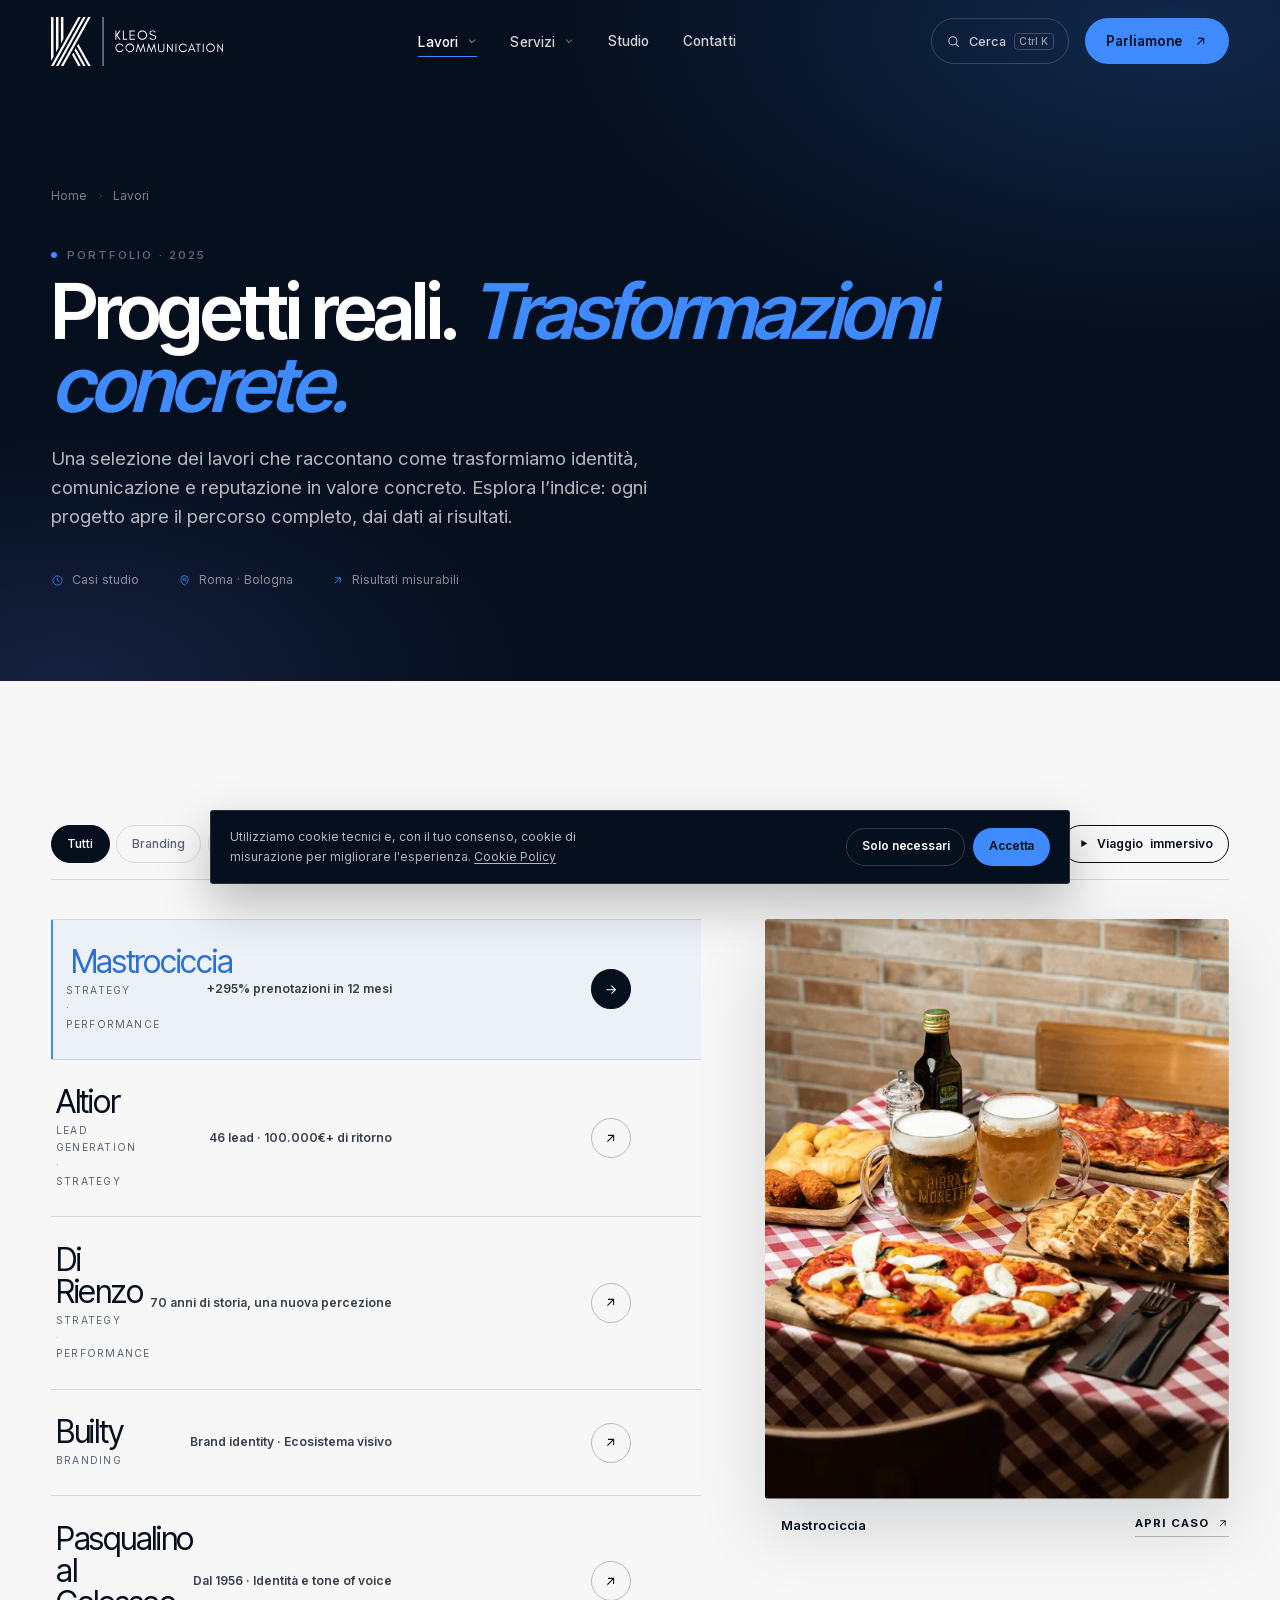
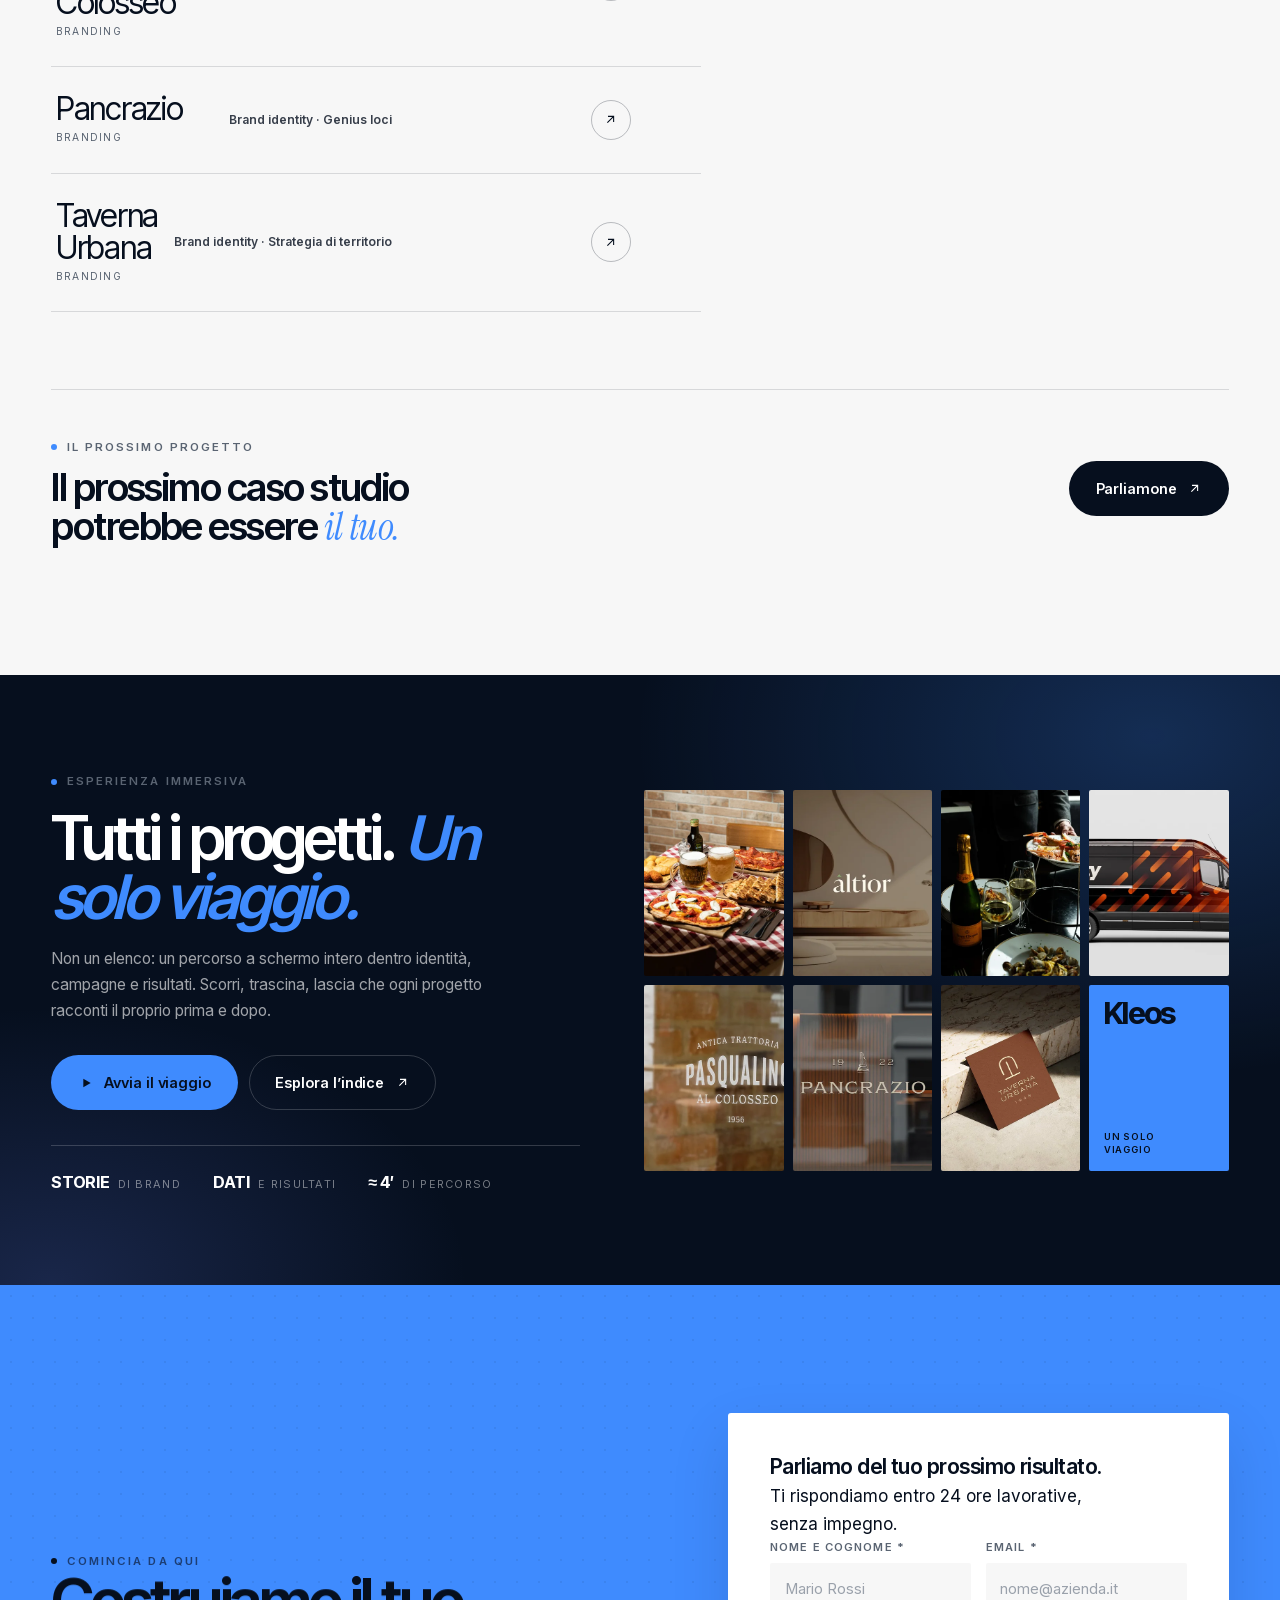
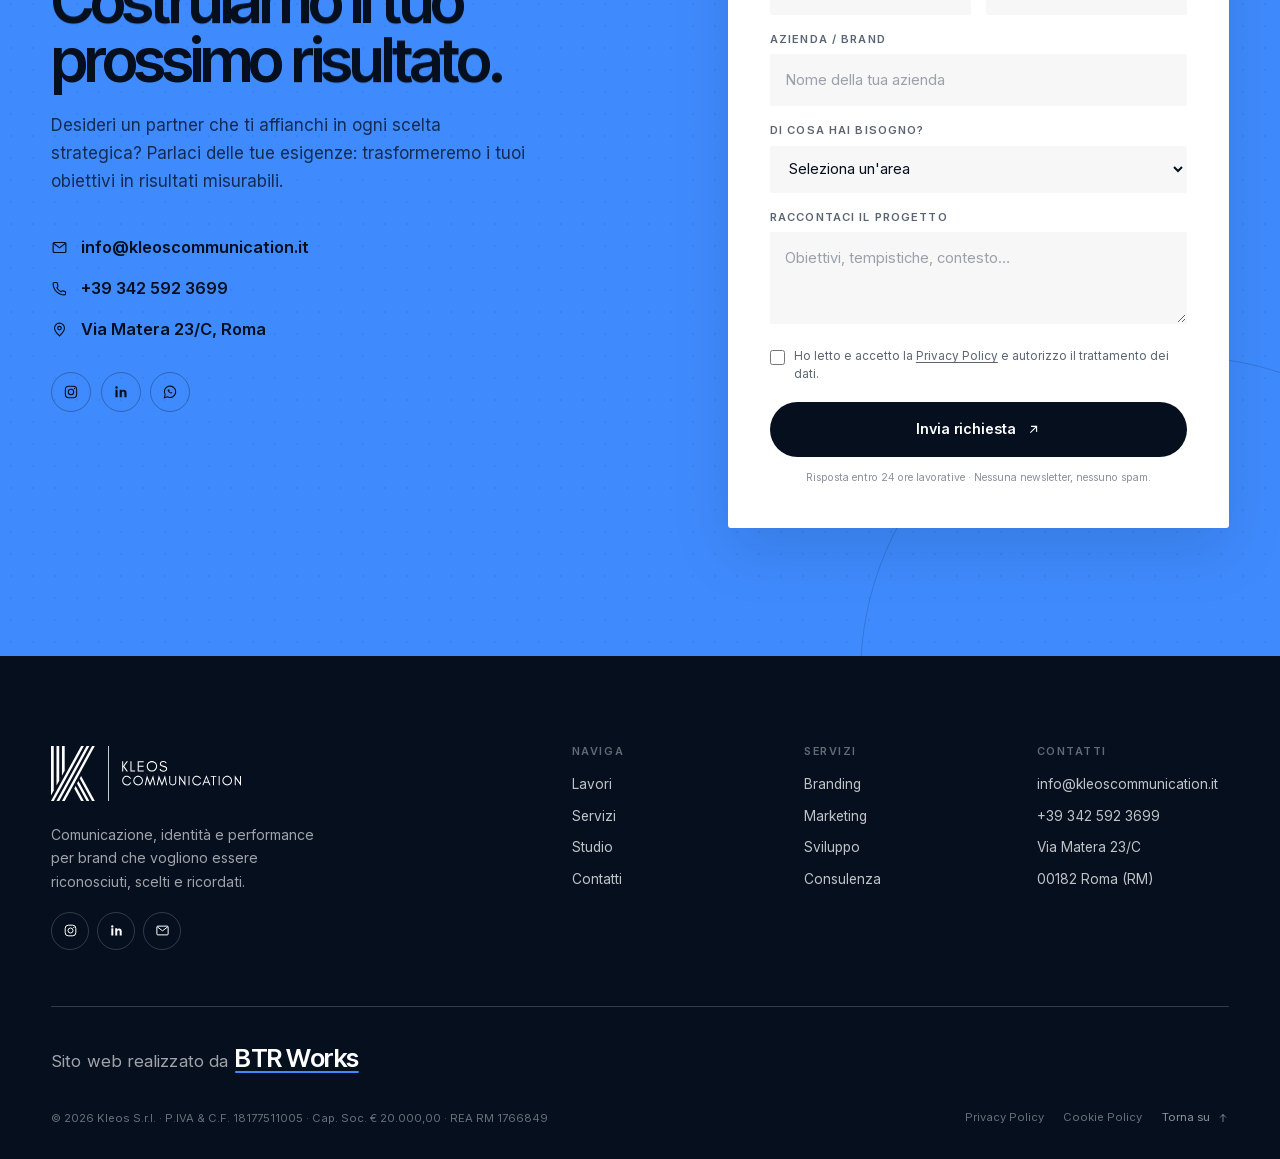
<file: lavori.html>
<!DOCTYPE html>
<html lang="it">
<head>
  <meta charset="utf-8">
  <meta name="viewport" content="width=device-width, initial-scale=1">
  <title>Lavori — Kleos Communication</title>
  <meta name="description" content="Progetti che raccontano come trasformiamo identità, comunicazione e reputazione in risultati concreti. Scopri tutti i casi studio.">
  <link rel="canonical" href="https://kleoscommunication.com/lavori.html">
  <meta name="theme-color" content="#060F1E">
  <meta property="og:type" content="website">
  <meta property="og:site_name" content="Kleos Communication">
  <meta property="og:locale" content="it_IT">
  <meta property="og:title" content="Lavori — Kleos Communication">
  <meta property="og:description" content="Progetti che raccontano come trasformiamo identità, comunicazione e reputazione in risultati concreti. Scopri tutti i casi studio.">
  <meta property="og:image" content="https://kleoscommunication.com/assets/og.jpg">
  <meta property="og:url" content="https://kleoscommunication.com/lavori.html">
  <meta name="twitter:card" content="summary_large_image">
  <link rel="icon" href="assets/favicon.png" sizes="any">
  <link rel="apple-touch-icon" href="assets/favicon.png">
  
  <link rel="preload" href="assets/fonts/inter-variable.woff2" as="font" type="font/woff2" crossorigin>
  <link rel="preload" href="assets/fonts/inter-tight-variable.woff2" as="font" type="font/woff2" crossorigin>
  <link rel="preload" href="assets/fonts/instrument-serif-400-italic.woff2" as="font" type="font/woff2" crossorigin>
  <link rel="stylesheet" href="assets/css/style.css?v=56fd902e">
  
</head>
<body id="top" data-page="lavori">
  <a class="skip-link" href="#main">Vai al contenuto</a>
  <div class="scroll-progress" aria-hidden="true"><span data-scroll-progress></span></div>
  <header class="site-header">
    <div class="site-header__inner">
      <a class="brand" href="index.html" aria-label="Kleos Communication — Home">
        <img src="assets/logo-white.svg" alt="Kleos Communication" width="172" height="50">
      </a>
      <nav class="site-nav" aria-label="Navigazione principale">
        <div class="nav-item" data-mega>
          <a class="nav-link nav-link--mega" href="lavori.html" aria-current="page" aria-expanded="false" aria-haspopup="true">Lavori <svg viewBox="0 0 24 24" fill="none" stroke="currentColor" stroke-width="1.7" aria-hidden="true"><path d="m9 5 7 7-7 7"/></svg></a>
          <div class="mega" data-mega-panel>
            <div class="container mega__inner">
              <div class="mega__intro">
                <p class="eyebrow"><span class="dot"></span> Selected work</p>
                <h3>Progetti reali.<br><em>Trasformazioni.</em></h3>
                <p>Un viaggio nei brand che hanno scelto Kleos: identità, contenuti e performance.</p>
                <a class="link-arrow" href="lavori.html">Tutti i progetti <svg class="arrow" viewBox="0 0 24 24" fill="none" stroke="currentColor" stroke-width="1.7" aria-hidden="true"><path d="M7 17 17 7M8 7h9v9"/></svg></a>
              </div>
              <div class="mega__projects">
        <a class="mega-project" href="progetti/mastrociccia.html">
          <span class="mega-project__media"><img src="assets/media/mastrociccia-1-300-300-r1.webp" srcset="assets/media/mastrociccia-1-300-300-r1.webp 300w" sizes="96px" width="300" height="300" alt="" loading="lazy" decoding="async"></span>
          <span class="mega-project__body">
            <span class="mega-project__num">Strategy</span>
            <span class="mega-project__name">Mastrociccia</span>
            <span class="mega-project__result">+295% prenotazioni in 12 mesi</span>
          </span>
          <span class="mega-project__arrow" aria-hidden="true"><svg class="arrow" viewBox="0 0 24 24" fill="none" stroke="currentColor" stroke-width="1.7" aria-hidden="true"><path d="M7 17 17 7M8 7h9v9"/></svg></span>
        </a>
        <a class="mega-project" href="progetti/altior.html">
          <span class="mega-project__media"><img src="assets/media/altior-1-300-300-r1.webp" srcset="assets/media/altior-1-300-300-r1.webp 300w" sizes="96px" width="300" height="300" alt="" loading="lazy" decoding="async"></span>
          <span class="mega-project__body">
            <span class="mega-project__num">Lead generation</span>
            <span class="mega-project__name">Altior</span>
            <span class="mega-project__result">46 lead · 100.000€+ di ritorno</span>
          </span>
          <span class="mega-project__arrow" aria-hidden="true"><svg class="arrow" viewBox="0 0 24 24" fill="none" stroke="currentColor" stroke-width="1.7" aria-hidden="true"><path d="M7 17 17 7M8 7h9v9"/></svg></span>
        </a>
        <a class="mega-project" href="progetti/di-rienzo.html">
          <span class="mega-project__media"><img src="assets/media/di-rienzo-2-300-300-r1.webp" srcset="assets/media/di-rienzo-2-300-300-r1.webp 300w" sizes="96px" width="300" height="300" alt="" loading="lazy" decoding="async"></span>
          <span class="mega-project__body">
            <span class="mega-project__num">Strategy</span>
            <span class="mega-project__name">Di Rienzo</span>
            <span class="mega-project__result">70 anni di storia, una nuova percezione</span>
          </span>
          <span class="mega-project__arrow" aria-hidden="true"><svg class="arrow" viewBox="0 0 24 24" fill="none" stroke="currentColor" stroke-width="1.7" aria-hidden="true"><path d="M7 17 17 7M8 7h9v9"/></svg></span>
        </a></div>
            </div>
          </div>
        </div>
        <div class="nav-item" data-mega>
          <a class="nav-link nav-link--mega" href="servizi.html" aria-expanded="false" aria-haspopup="true">Servizi <svg viewBox="0 0 24 24" fill="none" stroke="currentColor" stroke-width="1.7" aria-hidden="true"><path d="m9 5 7 7-7 7"/></svg></a>
          <div class="mega mega--services" data-mega-panel>
            <div class="container mega__inner mega__inner--services">
              <div class="mega__intro">
                <p class="eyebrow"><span class="dot"></span> Cosa facciamo</p>
                <h3>Aree integrate.<br><em>Un unico obiettivo.</em></h3>
                <p>Branding, marketing e sviluppo lavorano insieme, non come compartimenti separati.</p>
                <a class="link-arrow" href="servizi.html">Tutti i servizi <svg class="arrow" viewBox="0 0 24 24" fill="none" stroke="currentColor" stroke-width="1.7" aria-hidden="true"><path d="M7 17 17 7M8 7h9v9"/></svg></a>
              </div>
              <div class="mega__services">
        <a class="mega-service" href="servizi.html#branding">
          <span class="mega-service__num">01</span>
          <span class="mega-service__body">
            <span class="mega-service__name">Branding</span>
            <span class="mega-service__desc">Un brand riconoscibile, coerente e difendibile in ogni punto di contatto.</span>
            <span class="mega-service__tags">Brand Strategy · Brand Identity · Visual Identity</span>
          </span>
          <span class="mega-service__arrow" aria-hidden="true"><svg class="arrow" viewBox="0 0 24 24" fill="none" stroke="currentColor" stroke-width="1.7" aria-hidden="true"><path d="M7 17 17 7M8 7h9v9"/></svg></span>
        </a>
        <a class="mega-service" href="servizi.html#marketing">
          <span class="mega-service__num">02</span>
          <span class="mega-service__body">
            <span class="mega-service__name">Marketing</span>
            <span class="mega-service__desc">Più visibilità, più lead qualificati, un ritorno misurabile sull'investimento.</span>
            <span class="mega-service__tags">Social Media · ADV & Performance · Influencer Marketing</span>
          </span>
          <span class="mega-service__arrow" aria-hidden="true"><svg class="arrow" viewBox="0 0 24 24" fill="none" stroke="currentColor" stroke-width="1.7" aria-hidden="true"><path d="M7 17 17 7M8 7h9v9"/></svg></span>
        </a>
        <a class="mega-service" href="servizi.html#sviluppo">
          <span class="mega-service__num">03</span>
          <span class="mega-service__body">
            <span class="mega-service__name">Sviluppo</span>
            <span class="mega-service__desc">Esperienze digitali veloci, accessibili e progettate per convertire.</span>
            <span class="mega-service__tags">UX/UI Design · Website · eCommerce</span>
          </span>
          <span class="mega-service__arrow" aria-hidden="true"><svg class="arrow" viewBox="0 0 24 24" fill="none" stroke="currentColor" stroke-width="1.7" aria-hidden="true"><path d="M7 17 17 7M8 7h9v9"/></svg></span>
        </a></div>
              <a class="mega__cta" href="contatti.html">
                <span class="eyebrow"><span class="dot"></span> Primo passo</span>
                <strong>Non sai da dove partire?</strong>
                <span class="mega__cta-link">Prenota una consulenza <svg class="arrow" viewBox="0 0 24 24" fill="none" stroke="currentColor" stroke-width="1.7" aria-hidden="true"><path d="M7 17 17 7M8 7h9v9"/></svg></span>
              </a>
            </div>
          </div>
        </div>
        <a class="nav-link" href="studio.html">Studio</a>
        <a class="nav-link" href="contatti.html">Contatti</a>
      </nav>
      <div class="header-actions">
        <button class="header-search" type="button" data-search-open aria-label="Cerca nel sito" aria-haspopup="dialog">
          <svg viewBox="0 0 24 24" fill="none" stroke="currentColor" stroke-width="1.7" aria-hidden="true"><circle cx="11" cy="11" r="6.5"/><path d="m16 16 4.5 4.5"/></svg><span>Cerca</span><kbd>⌘K</kbd>
        </button>
        <a class="btn btn--primary btn--sm header-cta" href="contatti.html">Parliamone <svg class="arrow" viewBox="0 0 24 24" fill="none" stroke="currentColor" stroke-width="1.7" aria-hidden="true"><path d="M7 17 17 7M8 7h9v9"/></svg></a>
        <button class="nav-toggle" type="button" aria-label="Apri il menu" aria-expanded="false" aria-controls="mobile-nav"><span></span></button>
      </div>
    </div>
  </header>

  <div class="mobile-nav" id="mobile-nav">
    <div class="mobile-nav__top">
      <button class="mobile-nav__search" type="button" data-search-open>
        <svg viewBox="0 0 24 24" fill="none" stroke="currentColor" stroke-width="1.7" aria-hidden="true"><circle cx="11" cy="11" r="6.5"/><path d="m16 16 4.5 4.5"/></svg><span>Cerca progetti, servizi, pagine</span><kbd>⌘K</kbd>
      </button>
      <nav class="mobile-nav__links" aria-label="Navigazione mobile">
      <a href="lavori.html" aria-current="page"><span>01</span>Lavori</a>
      <div class="mobile-nav__group">
        <a href="servizi.html"><span>02</span>Servizi</a>
        <div class="mobile-nav__sub">
          <a href="servizi.html#branding">Branding</a>
          <a href="servizi.html#marketing">Marketing</a>
          <a href="servizi.html#sviluppo">Sviluppo</a>
        </div>
      </div>
      <a href="studio.html"><span>03</span>Studio</a>
      <a href="contatti.html"><span>04</span>Contatti</a></nav>
    </div>
    <div class="mobile-nav__foot">
      <a class="btn btn--primary" href="contatti.html">Parliamo del tuo progetto <svg class="arrow" viewBox="0 0 24 24" fill="none" stroke="currentColor" stroke-width="1.7" aria-hidden="true"><path d="M7 17 17 7M8 7h9v9"/></svg></a>
      <div class="mobile-nav__quick">
        <a href="tel:+393425923699"><svg viewBox="0 0 24 24" fill="none" stroke="currentColor" stroke-width="1.6" aria-hidden="true"><path d="M6.6 3.5h-2A1.6 1.6 0 0 0 3 5.1C3 13.9 10.1 21 18.9 21a1.6 1.6 0 0 0 1.6-1.6v-2a1.3 1.3 0 0 0-1-1.3l-3.2-.8a1.3 1.3 0 0 0-1.3.4l-1 1a14 14 0 0 1-5.7-5.7l1-1a1.3 1.3 0 0 0 .4-1.3L8.9 4.5a1.3 1.3 0 0 0-1.3-1Z"/></svg> Chiama</a>
        <a href="https://wa.me/393425923699" target="_blank" rel="noopener"><svg viewBox="0 0 24 24" fill="none" stroke="currentColor" stroke-width="1.6" aria-hidden="true"><path d="M20.5 11.7a8.5 8.5 0 0 1-12.6 7.5L3.5 20.5l1.3-4.3a8.5 8.5 0 1 1 15.7-4.5Z"/><path d="M8.6 8.2c-.3.6-.3 1.7.4 2.7a8 8 0 0 0 3.6 3c1 .4 1.8.4 2.2.1l.8-.8-1.9-1.1-.8.6a5.5 5.5 0 0 1-2-2l.7-.7-1-2c-.7 0-1.6.5-2 1.2Z" fill="currentColor" stroke="none"/></svg> WhatsApp</a>
        <a href="mailto:info@kleoscommunication.it"><svg viewBox="0 0 24 24" fill="none" stroke="currentColor" stroke-width="1.6" aria-hidden="true"><rect x="3" y="5" width="18" height="14" rx="1.5"/><path d="m3.5 6 8.5 6.5L20.5 6"/></svg> Email</a>
      </div>
      <div class="mobile-nav__contact">
        <a href="mailto:info@kleoscommunication.it">info@kleoscommunication.it</a>
        <a href="tel:+393425923699">+39 342 592 3699</a>
      </div>
    </div>
  </div>

  <div class="search-overlay" id="site-search" hidden>
    <div class="search-overlay__scrim" data-search-close></div>
    <div class="search-panel" role="dialog" aria-modal="true" aria-labelledby="search-label">
      <div class="search-panel__bar">
        <span class="search-panel__icon" aria-hidden="true"><svg viewBox="0 0 24 24" fill="none" stroke="currentColor" stroke-width="1.7" aria-hidden="true"><circle cx="11" cy="11" r="6.5"/><path d="m16 16 4.5 4.5"/></svg></span>
        <label class="sr-only" id="search-label" for="search-input">Cerca nel sito</label>
        <input class="search-panel__input" id="search-input" type="search" placeholder="Cerca progetti, servizi, pagine…" autocomplete="off" spellcheck="false" data-search-input aria-controls="search-results" aria-autocomplete="list">
        <button class="search-panel__close" type="button" data-search-close aria-label="Chiudi ricerca"><svg viewBox="0 0 24 24" fill="none" stroke="currentColor" stroke-width="1.7" aria-hidden="true"><path d="m6 6 12 12M18 6 6 18"/></svg></button>
      </div>
      <div class="search-panel__tools">
        <div class="search-chips" role="group" aria-label="Filtra i risultati per tipo" data-search-chips>
          <button class="search-chip" type="button" data-search-type="all" aria-pressed="true">Tutti</button>
          <button class="search-chip" type="button" data-search-type="Progetto" aria-pressed="false">Progetti</button>
          <button class="search-chip" type="button" data-search-type="Servizio" aria-pressed="false">Servizi</button>
          <button class="search-chip" type="button" data-search-type="Pagina" aria-pressed="false">Pagine</button>
        </div>
        <span class="search-panel__count" data-search-count aria-hidden="true"></span>
      </div>
      <div class="search-recent" data-search-recent hidden>
        <span class="search-panel__group">Ricerche recenti</span>
        <div class="search-recent__row" data-search-recent-row></div>
      </div>
      <div class="search-panel__body">
        <div class="search-panel__results" id="search-results" data-search-results role="listbox" aria-label="Risultati della ricerca"></div>
        <p class="sr-only" role="status" aria-live="polite" data-search-status></p>
        <aside class="search-panel__aside">
          <p class="search-panel__label">Scorciatoie</p>
          <a href="lavori.html"><span>Tutti i progetti</span><svg class="arrow" viewBox="0 0 24 24" fill="none" stroke="currentColor" stroke-width="1.7" aria-hidden="true"><path d="M7 17 17 7M8 7h9v9"/></svg></a>
          <a href="servizi.html"><span>Servizi</span><svg class="arrow" viewBox="0 0 24 24" fill="none" stroke="currentColor" stroke-width="1.7" aria-hidden="true"><path d="M7 17 17 7M8 7h9v9"/></svg></a>
          <a href="contatti.html"><span>Parla con noi</span><svg class="arrow" viewBox="0 0 24 24" fill="none" stroke="currentColor" stroke-width="1.7" aria-hidden="true"><path d="M7 17 17 7M8 7h9v9"/></svg></a>
          <div class="search-panel__cta">
            <p>Preferisci una conversazione?</p>
            <a href="tel:+393425923699"><svg viewBox="0 0 24 24" fill="none" stroke="currentColor" stroke-width="1.6" aria-hidden="true"><path d="M6.6 3.5h-2A1.6 1.6 0 0 0 3 5.1C3 13.9 10.1 21 18.9 21a1.6 1.6 0 0 0 1.6-1.6v-2a1.3 1.3 0 0 0-1-1.3l-3.2-.8a1.3 1.3 0 0 0-1.3.4l-1 1a14 14 0 0 1-5.7-5.7l1-1a1.3 1.3 0 0 0 .4-1.3L8.9 4.5a1.3 1.3 0 0 0-1.3-1Z"/></svg> +39 342 592 3699</a>
            <a href="mailto:info@kleoscommunication.it"><svg viewBox="0 0 24 24" fill="none" stroke="currentColor" stroke-width="1.6" aria-hidden="true"><rect x="3" y="5" width="18" height="14" rx="1.5"/><path d="m3.5 6 8.5 6.5L20.5 6"/></svg> info@kleoscommunication.it</a>
          </div>
        </aside>
      </div>
      <div class="search-panel__foot">
        <span><kbd>↑</kbd><kbd>↓</kbd> naviga</span>
        <span><kbd>↵</kbd> apri</span>
        <span><kbd>esc</kbd> chiudi</span>
      </div>
    </div>
  </div>
  <main id="main">
    
  <section class="page-hero">
    <div class="container page-hero__inner">
      <nav class="breadcrumb" aria-label="Percorso"><a href="index.html">Home</a><svg viewBox="0 0 24 24" fill="none" stroke="currentColor" stroke-width="1.7" aria-hidden="true"><path d="m9 5 7 7-7 7"/></svg><span>Lavori</span></nav>
      <p class="eyebrow"><span class="dot"></span> Portfolio · 2025</p>
      <h1>Progetti reali. <em>Trasformazioni concrete.</em></h1>
      <p class="lead">Una selezione dei lavori che raccontano come trasformiamo identità, comunicazione e reputazione in valore concreto. Esplora l’indice: ogni progetto apre il percorso completo, dai dati ai risultati.</p>
      <div class="page-hero__meta"><span><svg viewBox="0 0 24 24" fill="none" stroke="currentColor" stroke-width="1.6" aria-hidden="true"><circle cx="12" cy="12" r="8.5"/><path d="M12 7v5l3 2"/></svg> Casi studio</span><span><svg viewBox="0 0 24 24" fill="none" stroke="currentColor" stroke-width="1.6" aria-hidden="true"><path d="M12 21s7-6.1 7-11a7 7 0 1 0-14 0c0 4.9 7 11 7 11Z"/><circle cx="12" cy="10" r="2.5"/></svg> Roma · Bologna</span><span><svg class="arrow" viewBox="0 0 24 24" fill="none" stroke="currentColor" stroke-width="1.7" aria-hidden="true"><path d="M7 17 17 7M8 7h9v9"/></svg> Risultati misurabili</span></div>
    </div>
  </section>

    <section class="section section--paper">
      <div class="container">
        <div class="works-toolbar">
          <div class="filters" data-filters role="group" aria-label="Filtra i progetti"><button class="filter" type="button" data-filter="all" aria-pressed="true">Tutti</button><button class="filter" type="button" data-filter="branding" aria-pressed="false">Branding</button><button class="filter" type="button" data-filter="strategy" aria-pressed="false">Strategy</button><button class="filter" type="button" data-filter="performance" aria-pressed="false">Performance</button><button class="filter" type="button" data-filter="lead" aria-pressed="false">Lead generation</button></div>
          <div class="works-toolbar__right">
            <div class="works-view" role="group" aria-label="Vista dei progetti" data-works-view>
              <button class="works-view__btn is-active" type="button" data-view="index" aria-pressed="true" aria-label="Vista indice"><svg viewBox="0 0 24 24" fill="none" stroke="currentColor" stroke-width="1.6" aria-hidden="true"><path d="M9 6h11M9 12h11M9 18h11"/><circle cx="4.5" cy="6" r="1.1" fill="currentColor" stroke="none"/><circle cx="4.5" cy="12" r="1.1" fill="currentColor" stroke="none"/><circle cx="4.5" cy="18" r="1.1" fill="currentColor" stroke="none"/></svg><span>Indice</span></button>
              <button class="works-view__btn" type="button" data-view="grid" aria-pressed="false" aria-label="Vista griglia"><svg viewBox="0 0 24 24" fill="none" stroke="currentColor" stroke-width="1.6" aria-hidden="true"><rect x="4" y="4" width="7" height="7" rx="1"/><rect x="13" y="4" width="7" height="7" rx="1"/><rect x="4" y="13" width="7" height="7" rx="1"/><rect x="13" y="13" width="7" height="7" rx="1"/></svg><span>Griglia</span></button>
            </div>
            <button class="works-journey" type="button" data-journey-open><svg viewBox="0 0 24 24" fill="currentColor" aria-hidden="true"><path d="M8 5.5v13l11-6.5-11-6.5Z"/></svg> Viaggio<span class="works-journey__more"> immersivo</span></button>
          </div>
        </div>
        
    <div class="explorer" data-explorer>
      <div class="explorer__list">
        
        <a class="explorer-row" href="progetti/mastrociccia.html" data-cat="strategy performance" data-project="mastrociccia">
          <span class="explorer-row__thumb"><img src="assets/media/mastrociccia-1-800-400-800-r1.webp" srcset="assets/media/mastrociccia-1-400-400-800-r1.webp 400w, assets/media/mastrociccia-1-800-400-800-r1.webp 800w" sizes="(min-width: 981px) 30vw, 66px" width="800" height="800" alt="" loading="lazy" decoding="async"></span>
          <span class="explorer-row__main">
            <span class="explorer-row__name">Mastrociccia</span>
            <span class="explorer-row__cats">Strategy · Performance</span>
          </span>
          <span class="explorer-row__result">+295% prenotazioni in 12 mesi</span>
          <span class="explorer-row__arrow" aria-hidden="true"><svg class="arrow" viewBox="0 0 24 24" fill="none" stroke="currentColor" stroke-width="1.7" aria-hidden="true"><path d="M7 17 17 7M8 7h9v9"/></svg></span>
        </a>
        <a class="explorer-row" href="progetti/altior.html" data-cat="lead strategy" data-project="altior">
          <span class="explorer-row__thumb"><img src="assets/media/altior-1-800-400-800-r1.webp" srcset="assets/media/altior-1-400-400-800-r1.webp 400w, assets/media/altior-1-800-400-800-r1.webp 800w" sizes="(min-width: 981px) 30vw, 66px" width="800" height="800" alt="" loading="lazy" decoding="async"></span>
          <span class="explorer-row__main">
            <span class="explorer-row__name">Altior</span>
            <span class="explorer-row__cats">Lead generation · Strategy</span>
          </span>
          <span class="explorer-row__result">46 lead · 100.000€+ di ritorno</span>
          <span class="explorer-row__arrow" aria-hidden="true"><svg class="arrow" viewBox="0 0 24 24" fill="none" stroke="currentColor" stroke-width="1.7" aria-hidden="true"><path d="M7 17 17 7M8 7h9v9"/></svg></span>
        </a>
        <a class="explorer-row" href="progetti/di-rienzo.html" data-cat="strategy performance" data-project="di-rienzo">
          <span class="explorer-row__thumb"><img src="assets/media/di-rienzo-2-800-400-800-r1.webp" srcset="assets/media/di-rienzo-2-400-400-800-r1.webp 400w, assets/media/di-rienzo-2-800-400-800-r1.webp 800w" sizes="(min-width: 981px) 30vw, 66px" width="800" height="800" alt="" loading="lazy" decoding="async"></span>
          <span class="explorer-row__main">
            <span class="explorer-row__name">Di Rienzo</span>
            <span class="explorer-row__cats">Strategy · Performance</span>
          </span>
          <span class="explorer-row__result">70 anni di storia, una nuova percezione</span>
          <span class="explorer-row__arrow" aria-hidden="true"><svg class="arrow" viewBox="0 0 24 24" fill="none" stroke="currentColor" stroke-width="1.7" aria-hidden="true"><path d="M7 17 17 7M8 7h9v9"/></svg></span>
        </a>
        <a class="explorer-row" href="progetti/builty.html" data-cat="branding" data-project="builty">
          <span class="explorer-row__thumb"><img src="assets/media/builty-app-2-800-400-800-r1.webp" srcset="assets/media/builty-app-2-400-400-800-r1.webp 400w, assets/media/builty-app-2-800-400-800-r1.webp 800w" sizes="(min-width: 981px) 30vw, 66px" width="800" height="800" alt="" loading="lazy" decoding="async"></span>
          <span class="explorer-row__main">
            <span class="explorer-row__name">Builty</span>
            <span class="explorer-row__cats">Branding</span>
          </span>
          <span class="explorer-row__result">Brand identity · Ecosistema visivo</span>
          <span class="explorer-row__arrow" aria-hidden="true"><svg class="arrow" viewBox="0 0 24 24" fill="none" stroke="currentColor" stroke-width="1.7" aria-hidden="true"><path d="M7 17 17 7M8 7h9v9"/></svg></span>
        </a>
        <a class="explorer-row" href="progetti/pasqualino-al-colosseo.html" data-cat="branding" data-project="pasqualino-al-colosseo">
          <span class="explorer-row__thumb"><img src="assets/media/pasqualino-al-colosseo-2-800-400-800-r1.webp" srcset="assets/media/pasqualino-al-colosseo-2-400-400-800-r1.webp 400w, assets/media/pasqualino-al-colosseo-2-800-400-800-r1.webp 800w" sizes="(min-width: 981px) 30vw, 66px" width="800" height="800" alt="" loading="lazy" decoding="async"></span>
          <span class="explorer-row__main">
            <span class="explorer-row__name">Pasqualino al Colosseo</span>
            <span class="explorer-row__cats">Branding</span>
          </span>
          <span class="explorer-row__result">Dal 1956 · Identità e tone of voice</span>
          <span class="explorer-row__arrow" aria-hidden="true"><svg class="arrow" viewBox="0 0 24 24" fill="none" stroke="currentColor" stroke-width="1.7" aria-hidden="true"><path d="M7 17 17 7M8 7h9v9"/></svg></span>
        </a>
        <a class="explorer-row" href="progetti/pancrazio.html" data-cat="branding" data-project="pancrazio">
          <span class="explorer-row__thumb"><img src="assets/media/pancrazio-2-1-800-400-800-r1.webp" srcset="assets/media/pancrazio-2-1-400-400-800-r1.webp 400w, assets/media/pancrazio-2-1-800-400-800-r1.webp 800w" sizes="(min-width: 981px) 30vw, 66px" width="800" height="800" alt="" loading="lazy" decoding="async"></span>
          <span class="explorer-row__main">
            <span class="explorer-row__name">Pancrazio</span>
            <span class="explorer-row__cats">Branding</span>
          </span>
          <span class="explorer-row__result">Brand identity · Genius loci</span>
          <span class="explorer-row__arrow" aria-hidden="true"><svg class="arrow" viewBox="0 0 24 24" fill="none" stroke="currentColor" stroke-width="1.7" aria-hidden="true"><path d="M7 17 17 7M8 7h9v9"/></svg></span>
        </a>
        <a class="explorer-row" href="progetti/taverna-urbana.html" data-cat="branding" data-project="taverna-urbana">
          <span class="explorer-row__thumb"><img src="assets/media/taverna-urbana-1-800-400-800-r1.webp" srcset="assets/media/taverna-urbana-1-400-400-800-r1.webp 400w, assets/media/taverna-urbana-1-800-400-800-r1.webp 800w" sizes="(min-width: 981px) 30vw, 66px" width="800" height="800" alt="" loading="lazy" decoding="async"></span>
          <span class="explorer-row__main">
            <span class="explorer-row__name">Taverna Urbana</span>
            <span class="explorer-row__cats">Branding</span>
          </span>
          <span class="explorer-row__result">Brand identity · Strategia di territorio</span>
          <span class="explorer-row__arrow" aria-hidden="true"><svg class="arrow" viewBox="0 0 24 24" fill="none" stroke="currentColor" stroke-width="1.7" aria-hidden="true"><path d="M7 17 17 7M8 7h9v9"/></svg></span>
        </a>
        <p class="explorer__empty" data-explorer-empty hidden>Nessun progetto in questa categoria. Prova un altro filtro.</p>
      </div>
      <div class="explorer__preview" data-explorer-preview>
        <div class="explorer__stage">
        <figure class="explorer-slide" data-slide="mastrociccia">
          <img src="assets/media/mastrociccia-1-1000-600-1000-r08.webp" srcset="assets/media/mastrociccia-1-600-600-1000-r08.webp 600w, assets/media/mastrociccia-1-1000-600-1000-r08.webp 1000w" sizes="(max-width: 980px) 0px, 40vw" width="1000" height="1250" alt="Osteria Mastrociccia — anteprima" loading="lazy" decoding="async">
          <figcaption>Mastrociccia</figcaption>
        </figure>
        <figure class="explorer-slide" data-slide="altior">
          <img src="assets/media/altior-1-640-600-1000-r08.webp" srcset="assets/media/altior-1-600-600-1000-r08.webp 600w, assets/media/altior-1-640-600-1000-r08.webp 640w" sizes="(max-width: 980px) 0px, 40vw" width="640" height="800" alt="Altior — anteprima" loading="lazy" decoding="async">
          <figcaption>Altior</figcaption>
        </figure>
        <figure class="explorer-slide" data-slide="di-rienzo">
          <img src="assets/media/di-rienzo-2-1000-600-1000-r08.webp" srcset="assets/media/di-rienzo-2-600-600-1000-r08.webp 600w, assets/media/di-rienzo-2-1000-600-1000-r08.webp 1000w" sizes="(max-width: 980px) 0px, 40vw" width="1000" height="1251" alt="Ristorante Di Rienzo — anteprima" loading="lazy" decoding="async">
          <figcaption>Di Rienzo</figcaption>
        </figure>
        <figure class="explorer-slide" data-slide="builty">
          <img src="assets/media/builty-app-2-640-600-1000-r08.webp" srcset="assets/media/builty-app-2-600-600-1000-r08.webp 600w, assets/media/builty-app-2-640-600-1000-r08.webp 640w" sizes="(max-width: 980px) 0px, 40vw" width="640" height="800" alt="Builty App — anteprima" loading="lazy" decoding="async">
          <figcaption>Builty</figcaption>
        </figure>
        <figure class="explorer-slide" data-slide="pasqualino-al-colosseo">
          <img src="assets/media/pasqualino-al-colosseo-2-640-600-1000-r08.webp" srcset="assets/media/pasqualino-al-colosseo-2-600-600-1000-r08.webp 600w, assets/media/pasqualino-al-colosseo-2-640-600-1000-r08.webp 640w" sizes="(max-width: 980px) 0px, 40vw" width="640" height="800" alt="Pasqualino al Colosseo — anteprima" loading="lazy" decoding="async">
          <figcaption>Pasqualino al Colosseo</figcaption>
        </figure>
        <figure class="explorer-slide" data-slide="pancrazio">
          <img src="assets/media/pancrazio-2-1-640-600-1000-r08.webp" srcset="assets/media/pancrazio-2-1-600-600-1000-r08.webp 600w, assets/media/pancrazio-2-1-640-600-1000-r08.webp 640w" sizes="(max-width: 980px) 0px, 40vw" width="640" height="800" alt="Ristorante Pancrazio — anteprima" loading="lazy" decoding="async">
          <figcaption>Pancrazio</figcaption>
        </figure>
        <figure class="explorer-slide" data-slide="taverna-urbana">
          <img src="assets/media/taverna-urbana-1-1000-600-1000-r08.webp" srcset="assets/media/taverna-urbana-1-600-600-1000-r08.webp 600w, assets/media/taverna-urbana-1-1000-600-1000-r08.webp 1000w" sizes="(max-width: 980px) 0px, 40vw" width="1000" height="1250" alt="Taverna Urbana — anteprima" loading="lazy" decoding="async">
          <figcaption>Taverna Urbana</figcaption>
        </figure></div>
        <div class="explorer__hud">
          <span class="explorer__index" data-explorer-index>01</span>
          <span class="explorer__caption" data-explorer-caption>Mastrociccia</span>
          <a class="explorer__open" data-explorer-open href="progetti/mastrociccia.html">Apri caso <svg class="arrow" viewBox="0 0 24 24" fill="none" stroke="currentColor" stroke-width="1.7" aria-hidden="true"><path d="M7 17 17 7M8 7h9v9"/></svg></a>
        </div>
      </div>
    </div>
        <div class="works-cta">
          <div>
            <p class="eyebrow"><span class="dot"></span> Il prossimo progetto</p>
            <h2 style="font-size:clamp(1.7rem,3vw,2.6rem);letter-spacing:-.04em;margin-top:.6rem;max-width:20ch">Il prossimo caso studio potrebbe essere <em class="serif text-blue">il tuo.</em></h2>
          </div>
          <a class="btn btn--ink" href="contatti.html">Parliamone <svg class="arrow" viewBox="0 0 24 24" fill="none" stroke="currentColor" stroke-width="1.7" aria-hidden="true"><path d="M7 17 17 7M8 7h9v9"/></svg></a>
        </div>
      </div>
    </section>

    
  <section class="journey-launch journey-launch--works" aria-labelledby="journey-launch-title">
    <div class="journey-launch__glow" aria-hidden="true"></div>
    <div class="container journey-launch__inner">
      <div class="journey-launch__copy reveal">
        <p class="eyebrow"><span class="dot"></span> Esperienza immersiva</p>
        <h2 id="journey-launch-title">Tutti i progetti. <em>Un solo viaggio.</em></h2>
        <p>Non un elenco: un percorso a schermo intero dentro identità, campagne e risultati. Scorri, trascina, lascia che ogni progetto racconti il proprio prima e dopo.</p>
        <div class="journey-launch__actions">
          <button class="btn btn--primary" type="button" data-journey-open><svg viewBox="0 0 24 24" fill="currentColor" aria-hidden="true"><path d="M8 5.5v13l11-6.5-11-6.5Z"/></svg> Avvia il viaggio</button>
          <a class="btn btn--ghost" href="lavori.html">Esplora l’indice <svg class="arrow" viewBox="0 0 24 24" fill="none" stroke="currentColor" stroke-width="1.7" aria-hidden="true"><path d="M7 17 17 7M8 7h9v9"/></svg></a>
        </div>
        <ul class="journey-launch__meta">
          <li><b>Storie</b> di brand</li>
          <li><b>Dati</b> e risultati</li>
          <li><b>≈ 4′</b> di percorso</li>
        </ul>
      </div>
      <div class="journey-launch__strip">
        <figure class="journey-launch__thumb">
          <img src="assets/media/mastrociccia-1-400-400-r075.webp" srcset="assets/media/mastrociccia-1-400-400-r075.webp 400w" sizes="(max-width: 860px) 38vw, 11vw" width="400" height="533" alt="" loading="lazy" decoding="async">
          <figcaption>Mastrociccia</figcaption>
        </figure>
        <figure class="journey-launch__thumb">
          <img src="assets/media/altior-1-400-400-r075.webp" srcset="assets/media/altior-1-400-400-r075.webp 400w" sizes="(max-width: 860px) 38vw, 11vw" width="400" height="533" alt="" loading="lazy" decoding="async">
          <figcaption>Altior</figcaption>
        </figure>
        <figure class="journey-launch__thumb">
          <img src="assets/media/di-rienzo-2-400-400-r075.webp" srcset="assets/media/di-rienzo-2-400-400-r075.webp 400w" sizes="(max-width: 860px) 38vw, 11vw" width="400" height="533" alt="" loading="lazy" decoding="async">
          <figcaption>Di Rienzo</figcaption>
        </figure>
        <figure class="journey-launch__thumb">
          <img src="assets/media/builty-app-2-400-400-r075.webp" srcset="assets/media/builty-app-2-400-400-r075.webp 400w" sizes="(max-width: 860px) 38vw, 11vw" width="400" height="533" alt="" loading="lazy" decoding="async">
          <figcaption>Builty</figcaption>
        </figure>
        <figure class="journey-launch__thumb">
          <img src="assets/media/pasqualino-al-colosseo-2-400-400-r075.webp" srcset="assets/media/pasqualino-al-colosseo-2-400-400-r075.webp 400w" sizes="(max-width: 860px) 38vw, 11vw" width="400" height="533" alt="" loading="lazy" decoding="async">
          <figcaption>Pasqualino al Colosseo</figcaption>
        </figure>
        <figure class="journey-launch__thumb">
          <img src="assets/media/pancrazio-2-1-400-400-r075.webp" srcset="assets/media/pancrazio-2-1-400-400-r075.webp 400w" sizes="(max-width: 860px) 38vw, 11vw" width="400" height="533" alt="" loading="lazy" decoding="async">
          <figcaption>Pancrazio</figcaption>
        </figure>
        <figure class="journey-launch__thumb">
          <img src="assets/media/taverna-urbana-1-400-400-r075.webp" srcset="assets/media/taverna-urbana-1-400-400-r075.webp 400w" sizes="(max-width: 860px) 38vw, 11vw" width="400" height="533" alt="" loading="lazy" decoding="async">
          <figcaption>Taverna Urbana</figcaption>
        </figure>
        <div class="journey-launch__count" aria-hidden="true"><b>Kleos</b><span>un solo<br>viaggio</span></div>
      </div>
    </div>
  </section>

    
  <section class="section cta" id="contatti">
    
    <div class="container">
      <div class="cta__grid">
        <div class="cta__copy">
          <p class="eyebrow" style="color:rgba(6,15,30,.62)"><span class="dot" style="background:#060F1E"></span> Comincia da qui</p>
          <h2>Costruiamo il tuo prossimo risultato.</h2>
          <p>Desideri un partner che ti affianchi in ogni scelta strategica? Parlaci delle tue esigenze: trasformeremo i tuoi obiettivi in risultati misurabili.</p>
          
        <div class="cta__contacts">
          <a href="mailto:info@kleoscommunication.it"><svg viewBox="0 0 24 24" fill="none" stroke="currentColor" stroke-width="1.6" aria-hidden="true"><rect x="3" y="5" width="18" height="14" rx="1.5"/><path d="m3.5 6 8.5 6.5L20.5 6"/></svg> info@kleoscommunication.it</a>
          <a href="tel:+393425923699"><svg viewBox="0 0 24 24" fill="none" stroke="currentColor" stroke-width="1.6" aria-hidden="true"><path d="M6.6 3.5h-2A1.6 1.6 0 0 0 3 5.1C3 13.9 10.1 21 18.9 21a1.6 1.6 0 0 0 1.6-1.6v-2a1.3 1.3 0 0 0-1-1.3l-3.2-.8a1.3 1.3 0 0 0-1.3.4l-1 1a14 14 0 0 1-5.7-5.7l1-1a1.3 1.3 0 0 0 .4-1.3L8.9 4.5a1.3 1.3 0 0 0-1.3-1Z"/></svg> +39 342 592 3699</a>
          <a href="https://maps.google.com/?q=Via+Matera+23%2FC,+00182+Roma" target="_blank" rel="noopener"><svg viewBox="0 0 24 24" fill="none" stroke="currentColor" stroke-width="1.6" aria-hidden="true"><path d="M12 21s7-6.1 7-11a7 7 0 1 0-14 0c0 4.9 7 11 7 11Z"/><circle cx="12" cy="10" r="2.5"/></svg> Via Matera 23/C, Roma</a>
        </div>
        <div class="cta__social">
          <a href="https://www.instagram.com/kleoscommunication/" target="_blank" rel="noopener" aria-label="Instagram"><svg viewBox="0 0 24 24" fill="none" stroke="currentColor" stroke-width="1.6" aria-hidden="true"><rect x="3.5" y="3.5" width="17" height="17" rx="5"/><circle cx="12" cy="12" r="4"/><circle cx="17.2" cy="6.8" r="1" fill="currentColor" stroke="none"/></svg></a>
          <a href="https://www.linkedin.com/company/kleos-communication/" target="_blank" rel="noopener" aria-label="LinkedIn"><svg viewBox="0 0 24 24" fill="currentColor" aria-hidden="true"><path d="M6.9 8.5H3.7V20h3.2V8.5ZM5.3 3.5a1.9 1.9 0 1 0 0 3.8 1.9 1.9 0 0 0 0-3.8ZM20.3 13.3c0-3.1-1.7-4.6-4-4.6a3.5 3.5 0 0 0-3.1 1.7V8.5H10V20h3.2v-5.7c0-1.5.3-2.9 2.1-2.9 1.8 0 1.8 1.6 1.8 3V20h3.2v-6.7Z"/></svg></a>
          <a href="https://wa.me/393425923699" target="_blank" rel="noopener" aria-label="WhatsApp"><svg viewBox="0 0 24 24" fill="none" stroke="currentColor" stroke-width="1.6" aria-hidden="true"><path d="M20.5 11.7a8.5 8.5 0 0 1-12.6 7.5L3.5 20.5l1.3-4.3a8.5 8.5 0 1 1 15.7-4.5Z"/><path d="M8.6 8.2c-.3.6-.3 1.7.4 2.7a8 8 0 0 0 3.6 3c1 .4 1.8.4 2.2.1l.8-.8-1.9-1.1-.8.6a5.5 5.5 0 0 1-2-2l.7-.7-1-2c-.7 0-1.6.5-2 1.2Z" fill="currentColor" stroke="none"/></svg></a>
        </div>
        </div>
        
      <form class="lead-form" data-demo aria-label="Form di contatto">
        <div class="form-fields">
          <h3>Parliamo del tuo prossimo risultato.</h3>
          <p>Ti rispondiamo entro 24 ore lavorative, senza impegno.</p>
          <div class="form-row">
            <div class="field">
              <label for="nome-par">Nome e cognome *</label>
              <input id="nome-par" name="nome" type="text" autocomplete="name" placeholder="Mario Rossi" required>
            </div>
            <div class="field">
              <label for="email-par">Email *</label>
              <input id="email-par" name="email" type="email" autocomplete="email" placeholder="nome@azienda.it" required>
            </div>
          </div>
          <div class="field">
            <label for="azienda-par">Azienda / Brand</label>
            <input id="azienda-par" name="azienda" type="text" autocomplete="organization" placeholder="Nome della tua azienda">
          </div>
          <div class="field">
            <label for="servizio-par">Di cosa hai bisogno?</label>
            <select id="servizio-par" name="servizio">
              <option value="">Seleziona un'area</option>
              <option>Branding</option>
              <option>Marketing</option>
              <option>Sviluppo</option>
              <option>Consulenza strategica</option>
              <option>Non lo so ancora</option>
            </select>
          </div>
          <div class="field">
            <label for="messaggio-par">Raccontaci il progetto</label>
            <textarea id="messaggio-par" name="messaggio" placeholder="Obiettivi, tempistiche, contesto…"></textarea>
          </div>
          <label class="check">
            <input type="checkbox" name="privacy" required>
            <span>Ho letto e accetto la <a href="https://kleoscommunication.com/privacy-policy/" target="_blank" rel="noopener">Privacy Policy</a> e autorizzo il trattamento dei dati.</span>
          </label>
          <button class="btn btn--ink btn--block" type="submit">Invia richiesta <svg class="arrow" viewBox="0 0 24 24" fill="none" stroke="currentColor" stroke-width="1.7" aria-hidden="true"><path d="M7 17 17 7M8 7h9v9"/></svg></button>
          <p class="form-note">Risposta entro 24 ore lavorative · Nessuna newsletter, nessuno spam.</p>
        </div>
        <div class="form-success" role="status">
          <svg viewBox="0 0 24 24" fill="none" stroke="currentColor" stroke-width="1.8" aria-hidden="true"><path d="m5 12 4.5 4.5L19 7"/></svg>
          <h3>Richiesta inviata.</h3>
          <p>Grazie, ti ricontatteremo entro 24 ore lavorative.</p>
        </div>
      </form>
      </div>
    </div>
  </section>
    
  <dialog class="journey" id="project-journey" data-journey aria-label="Viaggio nei progetti Kleos">
    <div class="journey__top">
      <span class="journey__brand">Kleos <span>·</span> Viaggio nei progetti</span>
      <button class="journey__close" type="button" data-journey-close aria-label="Chiudi il viaggio"><svg viewBox="0 0 24 24" fill="none" stroke="currentColor" stroke-width="1.7" aria-hidden="true"><path d="m6 6 12 12M18 6 6 18"/></svg></button>
    </div>
    <div class="journey__viewport" data-journey-viewport tabindex="0">
      <div class="journey__track">
        <article class="journey__slide" data-journey-slide="0" aria-label="Osteria Mastrociccia">
          <div class="journey__media">
            <img src="assets/media/mastrociccia-8-1440-1200-1800.webp" srcset="assets/media/mastrociccia-8-1200-1200-1800.webp 1200w, assets/media/mastrociccia-8-1440-1200-1800.webp 1440w" sizes="(max-width: 900px) 100vw, 58vw" width="1440" height="800" alt="Osteria Mastrociccia — immagine del progetto" loading="lazy" decoding="async">
            <span class="journey__media-tag">Strategy</span>
          </div>
          <div class="journey__body">
            <p class="eyebrow"><span class="dot"></span> Caso studio · Ristorazione · Roma</p>
            <h2>Mastrociccia</h2>
            <p class="journey__tagline">Da semplice osteria romana a “place to be” nel cuore di Roma.</p>
            <p class="journey__desc">Da osteria romana a place to be, a due passi da Piazza Navona.</p>
            <div class="journey__metrics"><div><strong>+295%</strong><span>Prenotazioni generate in 12 mesi</span></div><div><strong>1.750+</strong><span>Prenotazioni a settembre 2025, da circa 470</span></div></div>
            <div class="journey__tags"><span class="tag">Strategy</span><span class="tag">Performance</span></div>
            <div class="journey__actions">
              <a class="btn btn--primary" href="progetti/mastrociccia.html">Apri il caso studio <svg class="arrow" viewBox="0 0 24 24" fill="none" stroke="currentColor" stroke-width="1.7" aria-hidden="true"><path d="M7 17 17 7M8 7h9v9"/></svg></a>
              <button class="journey__next-inline" type="button" data-journey-next>Prossimo progetto <svg viewBox="0 0 24 24" fill="none" stroke="currentColor" stroke-width="1.7" aria-hidden="true"><path d="M4 12h15M13 6l6 6-6 6"/></svg></button>
            </div>
          </div>
        </article>
        <article class="journey__slide" data-journey-slide="1" aria-label="Altior">
          <div class="journey__media">
            <img src="assets/media/altior-1-1440-1200-1800.webp" srcset="assets/media/altior-1-1200-1200-1800.webp 1200w, assets/media/altior-1-1440-1200-1800.webp 1440w" sizes="(max-width: 900px) 100vw, 58vw" width="1440" height="800" alt="Altior — immagine del progetto" loading="lazy" decoding="async">
            <span class="journey__media-tag">Lead generation</span>
          </div>
          <div class="journey__body">
            <p class="eyebrow"><span class="dot"></span> Caso studio · Ristrutturazioni e interior design · Bologna</p>
            <h2>Altior</h2>
            <p class="journey__tagline">Performance marketing per il settore ristrutturazioni.</p>
            <p class="journey__desc">Un sistema di lead generation misurabile per il settore ristrutturazioni.</p>
            <div class="journey__metrics"><div><strong>46</strong><span>Lead qualificati generati dalla campagna</span></div><div><strong>15€</strong><span>Costo medio per lead qualificato</span></div></div>
            <div class="journey__tags"><span class="tag">Lead generation</span><span class="tag">Strategy</span></div>
            <div class="journey__actions">
              <a class="btn btn--primary" href="progetti/altior.html">Apri il caso studio <svg class="arrow" viewBox="0 0 24 24" fill="none" stroke="currentColor" stroke-width="1.7" aria-hidden="true"><path d="M7 17 17 7M8 7h9v9"/></svg></a>
              <button class="journey__next-inline" type="button" data-journey-next>Prossimo progetto <svg viewBox="0 0 24 24" fill="none" stroke="currentColor" stroke-width="1.7" aria-hidden="true"><path d="M4 12h15M13 6l6 6-6 6"/></svg></button>
            </div>
          </div>
        </article>
        <article class="journey__slide" data-journey-slide="2" aria-label="Ristorante Di Rienzo">
          <div class="journey__media">
            <img src="assets/media/di-rienzo-2-1800-1200-1800.webp" srcset="assets/media/di-rienzo-2-1200-1200-1800.webp 1200w, assets/media/di-rienzo-2-1800-1200-1800.webp 1800w" sizes="(max-width: 900px) 100vw, 58vw" width="1800" height="1200" alt="Ristorante Di Rienzo — immagine del progetto" loading="lazy" decoding="async">
            <span class="journey__media-tag">Strategy</span>
          </div>
          <div class="journey__body">
            <p class="eyebrow"><span class="dot"></span> Caso studio · Ristorazione · Roma, Pantheon</p>
            <h2>Di Rienzo</h2>
            <p class="journey__tagline">Un riposizionamento strategico per un'icona di Roma.</p>
            <p class="journey__desc">70 anni di storia e una vista sul Pantheon: da ristorante turistico a simbolo di eleganza.</p>
            <div class="journey__metrics"><div><strong>70</strong><span>Anni di storia valorizzati</span></div><div><strong>9</strong><span>Mesi di consolidamento prima delle Ads</span></div></div>
            <div class="journey__tags"><span class="tag">Strategy</span><span class="tag">Performance</span></div>
            <div class="journey__actions">
              <a class="btn btn--primary" href="progetti/di-rienzo.html">Apri il caso studio <svg class="arrow" viewBox="0 0 24 24" fill="none" stroke="currentColor" stroke-width="1.7" aria-hidden="true"><path d="M7 17 17 7M8 7h9v9"/></svg></a>
              <button class="journey__next-inline" type="button" data-journey-next>Prossimo progetto <svg viewBox="0 0 24 24" fill="none" stroke="currentColor" stroke-width="1.7" aria-hidden="true"><path d="M4 12h15M13 6l6 6-6 6"/></svg></button>
            </div>
          </div>
        </article>
        <article class="journey__slide" data-journey-slide="3" aria-label="Builty App">
          <div class="journey__media">
            <img src="assets/media/builty-app-2-1439-1200-1800.webp" srcset="assets/media/builty-app-2-1200-1200-1800.webp 1200w, assets/media/builty-app-2-1439-1200-1800.webp 1439w" sizes="(max-width: 900px) 100vw, 58vw" width="1439" height="800" alt="Builty App — immagine del progetto" loading="lazy" decoding="async">
            <span class="journey__media-tag">Branding</span>
          </div>
          <div class="journey__body">
            <p class="eyebrow"><span class="dot"></span> Caso studio · App · Cantieri, negozi e impianti</p>
            <h2>Builty</h2>
            <p class="journey__tagline">Un'identità nata dall'efficienza.</p>
            <p class="journey__desc">Un'identità chiara, riconoscibile e scalabile per l'app dei cantieri.</p>
            <div class="journey__metrics"><div><strong>Identità scalabile</strong><span>Un sistema che vive dal packaging all'app, senza perdere riconoscibilità.</span></div><div><strong>Ecosistema visivo</strong><span>Logo, simbolo, colori e tipografia coerenti in ogni punto di contatto.</span></div></div>
            <div class="journey__tags"><span class="tag">Branding</span></div>
            <div class="journey__actions">
              <a class="btn btn--primary" href="progetti/builty.html">Apri il caso studio <svg class="arrow" viewBox="0 0 24 24" fill="none" stroke="currentColor" stroke-width="1.7" aria-hidden="true"><path d="M7 17 17 7M8 7h9v9"/></svg></a>
              <button class="journey__next-inline" type="button" data-journey-next>Prossimo progetto <svg viewBox="0 0 24 24" fill="none" stroke="currentColor" stroke-width="1.7" aria-hidden="true"><path d="M4 12h15M13 6l6 6-6 6"/></svg></button>
            </div>
          </div>
        </article>
        <article class="journey__slide" data-journey-slide="4" aria-label="Pasqualino al Colosseo">
          <div class="journey__media">
            <img src="assets/media/pasqualino-al-colosseo-2-1440-1200-1800.webp" srcset="assets/media/pasqualino-al-colosseo-2-1200-1200-1800.webp 1200w, assets/media/pasqualino-al-colosseo-2-1440-1200-1800.webp 1440w" sizes="(max-width: 900px) 100vw, 58vw" width="1440" height="800" alt="Pasqualino al Colosseo — immagine del progetto" loading="lazy" decoding="async">
            <span class="journey__media-tag">Branding</span>
          </div>
          <div class="journey__body">
            <p class="eyebrow"><span class="dot"></span> Caso studio · Ristorazione · Roma</p>
            <h2>Pasqualino al Colosseo</h2>
            <p class="journey__tagline">Un'identità radicata nella storia di Roma.</p>
            <p class="journey__desc">Dal 1956: la tradizione romana diventa un segno distintivo.</p>
            <div class="journey__metrics"><div><strong>1956</strong><span>L'anno in cui comincia la storia, ancora oggi segno di garanzia.</span></div><div><strong>Un simbolo</strong><span>L'illustrazione del fondatore diventa memoria e continuità.</span></div></div>
            <div class="journey__tags"><span class="tag">Branding</span></div>
            <div class="journey__actions">
              <a class="btn btn--primary" href="progetti/pasqualino-al-colosseo.html">Apri il caso studio <svg class="arrow" viewBox="0 0 24 24" fill="none" stroke="currentColor" stroke-width="1.7" aria-hidden="true"><path d="M7 17 17 7M8 7h9v9"/></svg></a>
              <button class="journey__next-inline" type="button" data-journey-next>Prossimo progetto <svg viewBox="0 0 24 24" fill="none" stroke="currentColor" stroke-width="1.7" aria-hidden="true"><path d="M4 12h15M13 6l6 6-6 6"/></svg></button>
            </div>
          </div>
        </article>
        <article class="journey__slide" data-journey-slide="5" aria-label="Ristorante Pancrazio">
          <div class="journey__media">
            <img src="assets/media/pancrazio-2-1-1439-1200-1800.webp" srcset="assets/media/pancrazio-2-1-1200-1200-1800.webp 1200w, assets/media/pancrazio-2-1-1439-1200-1800.webp 1439w" sizes="(max-width: 900px) 100vw, 58vw" width="1439" height="800" alt="Ristorante Pancrazio — immagine del progetto" loading="lazy" decoding="async">
            <span class="journey__media-tag">Branding</span>
          </div>
          <div class="journey__body">
            <p class="eyebrow"><span class="dot"></span> Caso studio · Ristorazione · Roma, Teatro di Pompeo</p>
            <h2>Pancrazio</h2>
            <p class="journey__tagline">Un'identità che nasce dalla storia.</p>
            <p class="journey__desc">Storia, archeologia e cucina in un'identità senza tempo.</p>
            <div class="journey__metrics"><div><strong>Genius loci</strong><span>Il Teatro di Pompeo diventa materia e identità del brand.</span></div><div><strong>Memoria</strong><span>Forme e cromie delle rovine, restituite con autorevolezza.</span></div></div>
            <div class="journey__tags"><span class="tag">Branding</span></div>
            <div class="journey__actions">
              <a class="btn btn--primary" href="progetti/pancrazio.html">Apri il caso studio <svg class="arrow" viewBox="0 0 24 24" fill="none" stroke="currentColor" stroke-width="1.7" aria-hidden="true"><path d="M7 17 17 7M8 7h9v9"/></svg></a>
              <button class="journey__next-inline" type="button" data-journey-next>Prossimo progetto <svg viewBox="0 0 24 24" fill="none" stroke="currentColor" stroke-width="1.7" aria-hidden="true"><path d="M4 12h15M13 6l6 6-6 6"/></svg></button>
            </div>
          </div>
        </article>
        <article class="journey__slide" data-journey-slide="6" aria-label="Taverna Urbana">
          <div class="journey__media">
            <img src="assets/media/taverna-urbana-2-1440-1200-1800.webp" srcset="assets/media/taverna-urbana-2-1200-1200-1800.webp 1200w, assets/media/taverna-urbana-2-1440-1200-1800.webp 1440w" sizes="(max-width: 900px) 100vw, 58vw" width="1440" height="800" alt="Taverna Urbana — immagine del progetto" loading="lazy" decoding="async">
            <span class="journey__media-tag">Branding</span>
          </div>
          <div class="journey__body">
            <p class="eyebrow"><span class="dot"></span> Caso studio · Ristorazione · Roma</p>
            <h2>Taverna Urbana</h2>
            <p class="journey__tagline">Un'identità che custodisce verità.</p>
            <p class="journey__desc">L'autenticità della cucina romana, raccontata senza artifici.</p>
            <div class="journey__metrics"><div><strong>Territorio</strong><span>Una strategia che parte dal contesto e dalle buyer personas.</span></div><div><strong>Essenzialità</strong><span>Un sistema visivo ispirato ai segni di Roma che resistono.</span></div></div>
            <div class="journey__tags"><span class="tag">Branding</span></div>
            <div class="journey__actions">
              <a class="btn btn--primary" href="progetti/taverna-urbana.html">Apri il caso studio <svg class="arrow" viewBox="0 0 24 24" fill="none" stroke="currentColor" stroke-width="1.7" aria-hidden="true"><path d="M7 17 17 7M8 7h9v9"/></svg></a>
              <button class="journey__next-inline" type="button" data-journey-next>Prossimo progetto <svg viewBox="0 0 24 24" fill="none" stroke="currentColor" stroke-width="1.7" aria-hidden="true"><path d="M4 12h15M13 6l6 6-6 6"/></svg></button>
            </div>
          </div>
        </article></div>
    </div>
    <div class="journey__bottom">
      <button class="journey__arrow" type="button" data-journey-prev aria-label="Progetto precedente"><svg viewBox="0 0 24 24" fill="none" stroke="currentColor" stroke-width="1.7" aria-hidden="true"><path d="M20 12H5M11 18l-6-6 6-6"/></svg></button>
      <div class="journey__progress" aria-hidden="true"><span data-journey-progress></span></div>
      <span class="journey__hint">Trascina, scorri o usa le frecce</span>
      <a class="journey__cta" href="contatti.html">Parliamone <svg class="arrow" viewBox="0 0 24 24" fill="none" stroke="currentColor" stroke-width="1.7" aria-hidden="true"><path d="M7 17 17 7M8 7h9v9"/></svg></a>
      <button class="journey__arrow" type="button" data-journey-next aria-label="Progetto successivo"><svg viewBox="0 0 24 24" fill="none" stroke="currentColor" stroke-width="1.7" aria-hidden="true"><path d="M4 12h15M13 6l6 6-6 6"/></svg></button>
    </div>
  </dialog>
  </main>

  <footer class="site-footer">
    <div class="container">
      <div class="footer-top">
        <div class="footer-brand">
          <img src="assets/logo-white.svg" alt="Kleos Communication" width="190" height="55">
          <p>Comunicazione, identità e performance per brand che vogliono essere riconosciuti, scelti e ricordati.</p>
          <div class="footer-social">
            <a href="https://www.instagram.com/kleoscommunication/" target="_blank" rel="noopener" aria-label="Instagram"><svg viewBox="0 0 24 24" fill="none" stroke="currentColor" stroke-width="1.6" aria-hidden="true"><rect x="3.5" y="3.5" width="17" height="17" rx="5"/><circle cx="12" cy="12" r="4"/><circle cx="17.2" cy="6.8" r="1" fill="currentColor" stroke="none"/></svg></a>
            <a href="https://www.linkedin.com/company/kleos-communication/" target="_blank" rel="noopener" aria-label="LinkedIn"><svg viewBox="0 0 24 24" fill="currentColor" aria-hidden="true"><path d="M6.9 8.5H3.7V20h3.2V8.5ZM5.3 3.5a1.9 1.9 0 1 0 0 3.8 1.9 1.9 0 0 0 0-3.8ZM20.3 13.3c0-3.1-1.7-4.6-4-4.6a3.5 3.5 0 0 0-3.1 1.7V8.5H10V20h3.2v-5.7c0-1.5.3-2.9 2.1-2.9 1.8 0 1.8 1.6 1.8 3V20h3.2v-6.7Z"/></svg></a>
            <a href="mailto:info@kleoscommunication.it" aria-label="Email"><svg viewBox="0 0 24 24" fill="none" stroke="currentColor" stroke-width="1.6" aria-hidden="true"><rect x="3" y="5" width="18" height="14" rx="1.5"/><path d="m3.5 6 8.5 6.5L20.5 6"/></svg></a>
          </div>
        </div>
        <div class="footer-col">
          <h4>Naviga</h4>
          <ul>
            <li><a href="lavori.html">Lavori</a></li>
            <li><a href="servizi.html">Servizi</a></li>
            <li><a href="studio.html">Studio</a></li>
            <li><a href="contatti.html">Contatti</a></li>
          </ul>
        </div>
        <div class="footer-col">
          <h4>Servizi</h4>
          <ul>
            <li><a href="servizi.html#branding">Branding</a></li>
            <li><a href="servizi.html#marketing">Marketing</a></li>
            <li><a href="servizi.html#sviluppo">Sviluppo</a></li>
            <li><a href="contatti.html">Consulenza</a></li>
          </ul>
        </div>
        <div class="footer-col">
          <h4>Contatti</h4>
          <ul>
            <li><a href="mailto:info@kleoscommunication.it">info@kleoscommunication.it</a></li>
            <li><a href="tel:+393425923699">+39 342 592 3699</a></li>
            <li>Via Matera 23/C</li>
            <li>00182 Roma (RM)</li>
          </ul>
        </div>
      </div>
      <div class="footer-credit">
        <p>Sito web realizzato da <a href="https://btrworks.it" target="_blank" rel="noopener">BTR Works</a></p>
      </div>
      <div class="footer-bottom">
        <p>© <span data-year>2026</span> Kleos S.r.l. · P.IVA &amp; C.F. 18177511005 · Cap. Soc. € 20.000,00 · REA RM 1766849</p>
        <div class="footer-bottom__legal">
          <a href="https://kleoscommunication.com/privacy-policy/" target="_blank" rel="noopener">Privacy Policy</a>
          <a href="https://kleoscommunication.com/cookie-policy/" target="_blank" rel="noopener">Cookie Policy</a>
          <a class="back-top" href="#top">Torna su <svg viewBox="0 0 24 24" fill="none" stroke="currentColor" stroke-width="1.7" aria-hidden="true"><path d="M12 20V5M6 11l6-6 6 6"/></svg></a>
        </div>
      </div>
    </div>
  </footer>
  <div class="cookie-bar" id="cookie-bar" role="region" aria-label="Preferenze cookie">
    <p>Utilizziamo cookie tecnici e, con il tuo consenso, cookie di misurazione per migliorare l'esperienza. <a href="https://kleoscommunication.com/cookie-policy/" target="_blank" rel="noopener">Cookie Policy</a></p>
    <div class="cookie-bar__actions">
      <button class="btn btn--ghost" type="button" data-cookie="necessary">Solo necessari</button>
      <button class="btn btn--primary" type="button" data-cookie="all">Accetta</button>
    </div>
  </div>
  <aside class="conv-dock" data-conv-dock hidden aria-label="Contatto rapido">
    <button class="conv-dock__close" type="button" data-conv-close aria-label="Chiudi il promemoria"><svg viewBox="0 0 24 24" fill="none" stroke="currentColor" stroke-width="1.7" aria-hidden="true"><path d="m6 6 12 12M18 6 6 18"/></svg></button>
    <div class="conv-dock__copy">
      <p class="conv-dock__eyebrow"><span class="dot"></span> Il prossimo caso studio</p>
      <p class="conv-dock__title">Può essere <em>il tuo.</em></p>
    </div>
    <div class="conv-dock__actions">
      <a class="btn btn--primary btn--sm" href="contatti.html">Parliamone <svg class="arrow" viewBox="0 0 24 24" fill="none" stroke="currentColor" stroke-width="1.7" aria-hidden="true"><path d="M7 17 17 7M8 7h9v9"/></svg></a>
      <a class="conv-dock__icon" href="https://wa.me/393425923699" target="_blank" rel="noopener" aria-label="Scrivici su WhatsApp"><svg viewBox="0 0 24 24" fill="none" stroke="currentColor" stroke-width="1.6" aria-hidden="true"><path d="M20.5 11.7a8.5 8.5 0 0 1-12.6 7.5L3.5 20.5l1.3-4.3a8.5 8.5 0 1 1 15.7-4.5Z"/><path d="M8.6 8.2c-.3.6-.3 1.7.4 2.7a8 8 0 0 0 3.6 3c1 .4 1.8.4 2.2.1l.8-.8-1.9-1.1-.8.6a5.5 5.5 0 0 1-2-2l.7-.7-1-2c-.7 0-1.6.5-2 1.2Z" fill="currentColor" stroke="none"/></svg></a>
      <a class="conv-dock__icon" href="tel:+393425923699" aria-label="Chiamaci"><svg viewBox="0 0 24 24" fill="none" stroke="currentColor" stroke-width="1.6" aria-hidden="true"><path d="M6.6 3.5h-2A1.6 1.6 0 0 0 3 5.1C3 13.9 10.1 21 18.9 21a1.6 1.6 0 0 0 1.6-1.6v-2a1.3 1.3 0 0 0-1-1.3l-3.2-.8a1.3 1.3 0 0 0-1.3.4l-1 1a14 14 0 0 1-5.7-5.7l1-1a1.3 1.3 0 0 0 .4-1.3L8.9 4.5a1.3 1.3 0 0 0-1.3-1Z"/></svg></a>
    </div>
  </aside>
  <script type="application/json" id="kleos-search-data">[{"type": "Pagina", "title": "Home", "desc": "Studio di comunicazione a Roma: strategia, identità e performance.", "url": "index.html", "tags": ""}, {"type": "Pagina", "title": "Lavori", "desc": "Casi studio e trasformazioni reali: tutti i progetti Kleos.", "url": "lavori.html", "tags": ""}, {"type": "Pagina", "title": "Servizi", "desc": "Branding, marketing e sviluppo digitale: aree integrate.", "url": "servizi.html", "tags": ""}, {"type": "Pagina", "title": "Studio", "desc": "Chi siamo, missione, valori e risultati di Kleos Communication.", "url": "studio.html", "tags": ""}, {"type": "Pagina", "title": "Contatti", "desc": "Parliamo del tuo prossimo risultato. Risposta entro 24 ore.", "url": "contatti.html", "tags": ""}, {"type": "Progetto", "title": "Osteria Mastrociccia", "desc": "Da semplice osteria romana a “place to be” nel cuore di Roma.", "url": "progetti/mastrociccia.html", "tags": "Strategy, Performance", "meta": "+295% prenotazioni in 12 mesi", "thumb": "assets/media/mastrociccia-1-160-160-r1.webp"}, {"type": "Progetto", "title": "Altior", "desc": "Performance marketing per il settore ristrutturazioni.", "url": "progetti/altior.html", "tags": "Lead generation, Strategy", "meta": "46 lead · 100.000€+ di ritorno", "thumb": "assets/media/altior-1-160-160-r1.webp"}, {"type": "Progetto", "title": "Ristorante Di Rienzo", "desc": "Un riposizionamento strategico per un'icona di Roma.", "url": "progetti/di-rienzo.html", "tags": "Strategy, Performance", "meta": "70 anni di storia, una nuova percezione", "thumb": "assets/media/di-rienzo-2-160-160-r1.webp"}, {"type": "Progetto", "title": "Builty App", "desc": "Un'identità nata dall'efficienza.", "url": "progetti/builty.html", "tags": "Branding", "meta": "Brand identity · Ecosistema visivo", "thumb": "assets/media/builty-app-2-160-160-r1.webp"}, {"type": "Progetto", "title": "Pasqualino al Colosseo", "desc": "Un'identità radicata nella storia di Roma.", "url": "progetti/pasqualino-al-colosseo.html", "tags": "Branding", "meta": "Dal 1956 · Identità e tone of voice", "thumb": "assets/media/pasqualino-al-colosseo-2-160-160-r1.webp"}, {"type": "Progetto", "title": "Ristorante Pancrazio", "desc": "Un'identità che nasce dalla storia.", "url": "progetti/pancrazio.html", "tags": "Branding", "meta": "Brand identity · Genius loci", "thumb": "assets/media/pancrazio-2-1-160-160-r1.webp"}, {"type": "Progetto", "title": "Taverna Urbana", "desc": "Un'identità che custodisce verità.", "url": "progetti/taverna-urbana.html", "tags": "Branding", "meta": "Brand identity · Strategia di territorio", "thumb": "assets/media/taverna-urbana-1-160-160-r1.webp"}, {"type": "Servizio", "title": "Branding", "desc": "Un brand riconoscibile, coerente e difendibile in ogni punto di contatto.", "url": "servizi.html#branding", "tags": "Brand Strategy, Brand Identity, Visual Identity, Content Production, Art Direction, Motion Graphic", "meta": "Servizi"}, {"type": "Servizio", "title": "Marketing", "desc": "Più visibilità, più lead qualificati, un ritorno misurabile sull'investimento.", "url": "servizi.html#marketing", "tags": "Social Media, ADV & Performance, Influencer Marketing, Digital Strategy, Meta Ads & Google Ads", "meta": "Servizi"}, {"type": "Servizio", "title": "Sviluppo", "desc": "Esperienze digitali veloci, accessibili e progettate per convertire.", "url": "servizi.html#sviluppo", "tags": "UX/UI Design, Website, eCommerce", "meta": "Servizi"}]</script>
  <script type="speculationrules">{"prerender":[{"source":"document","where":{"href_matches":"/*"},"eagerness":"moderate"}]}</script>
  <script src="assets/js/main.js?v=7bcdff20" defer></script>
</body>
</html>
</file>
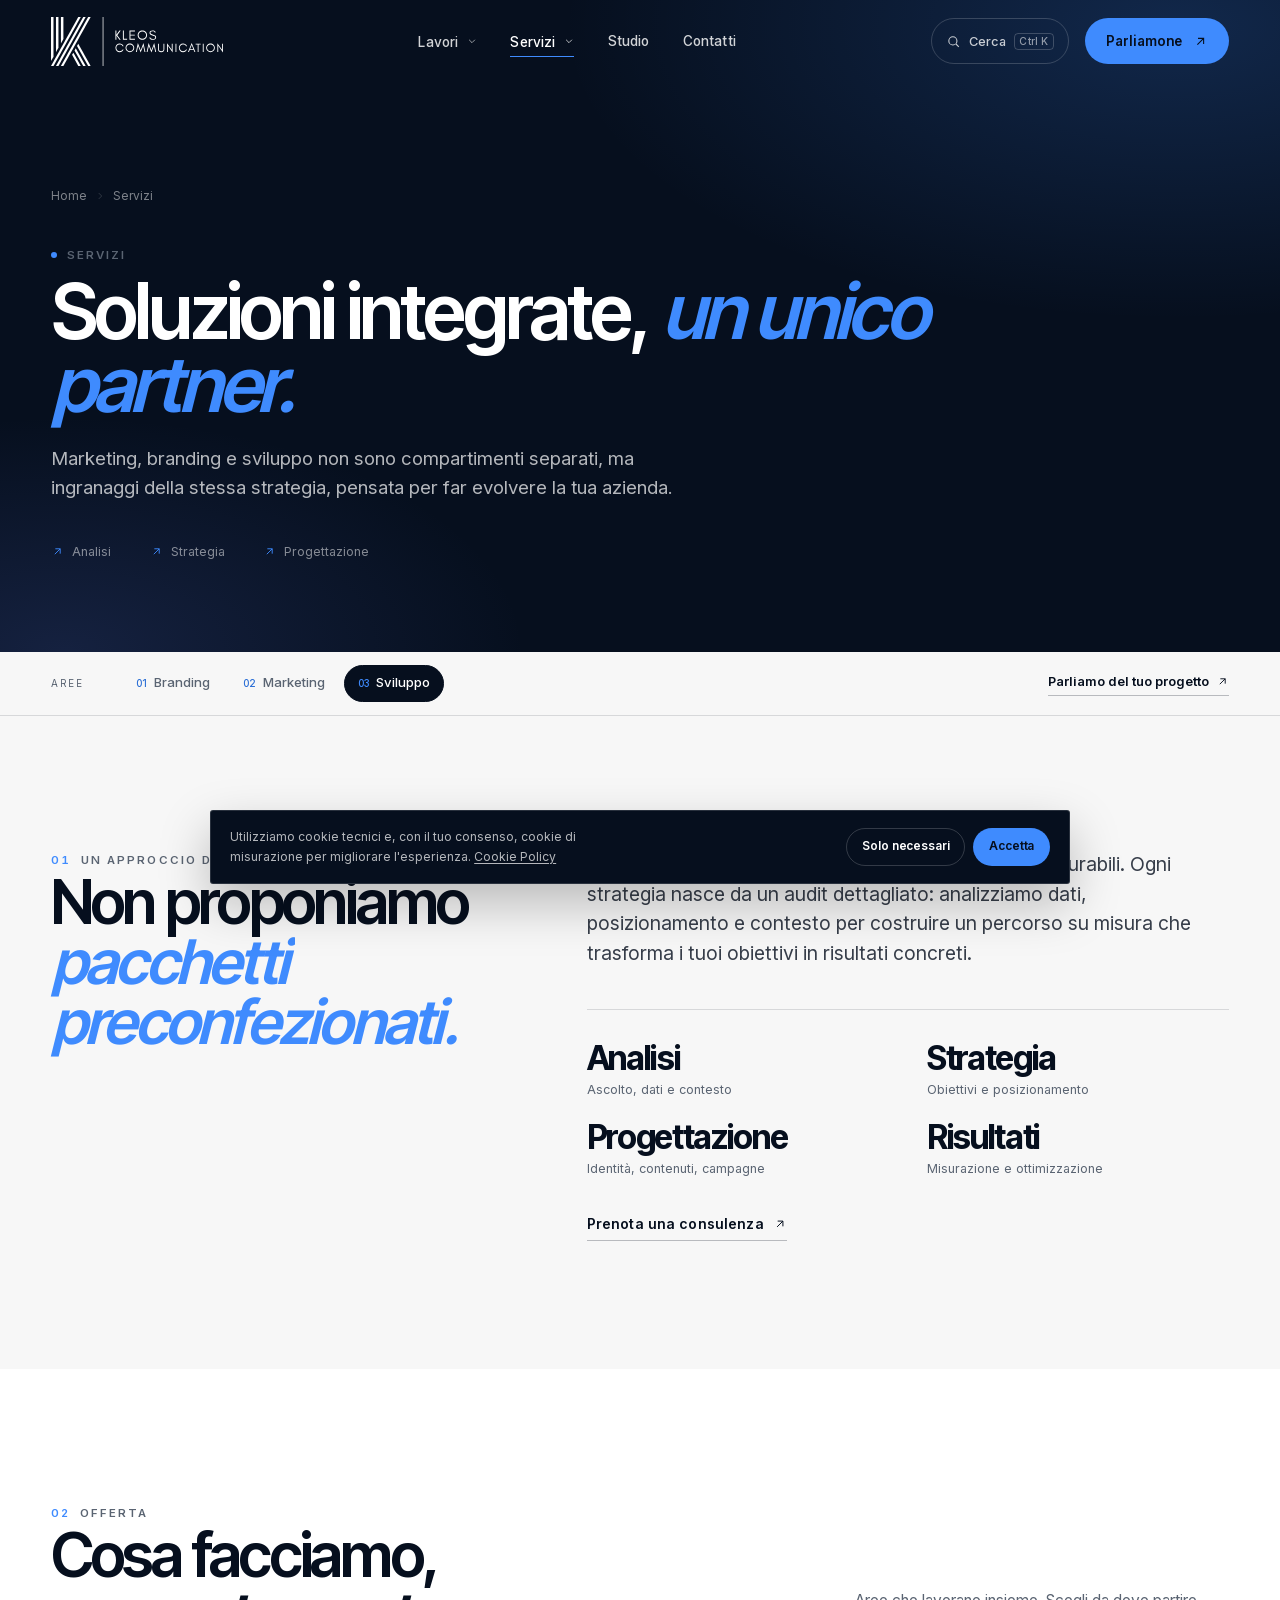
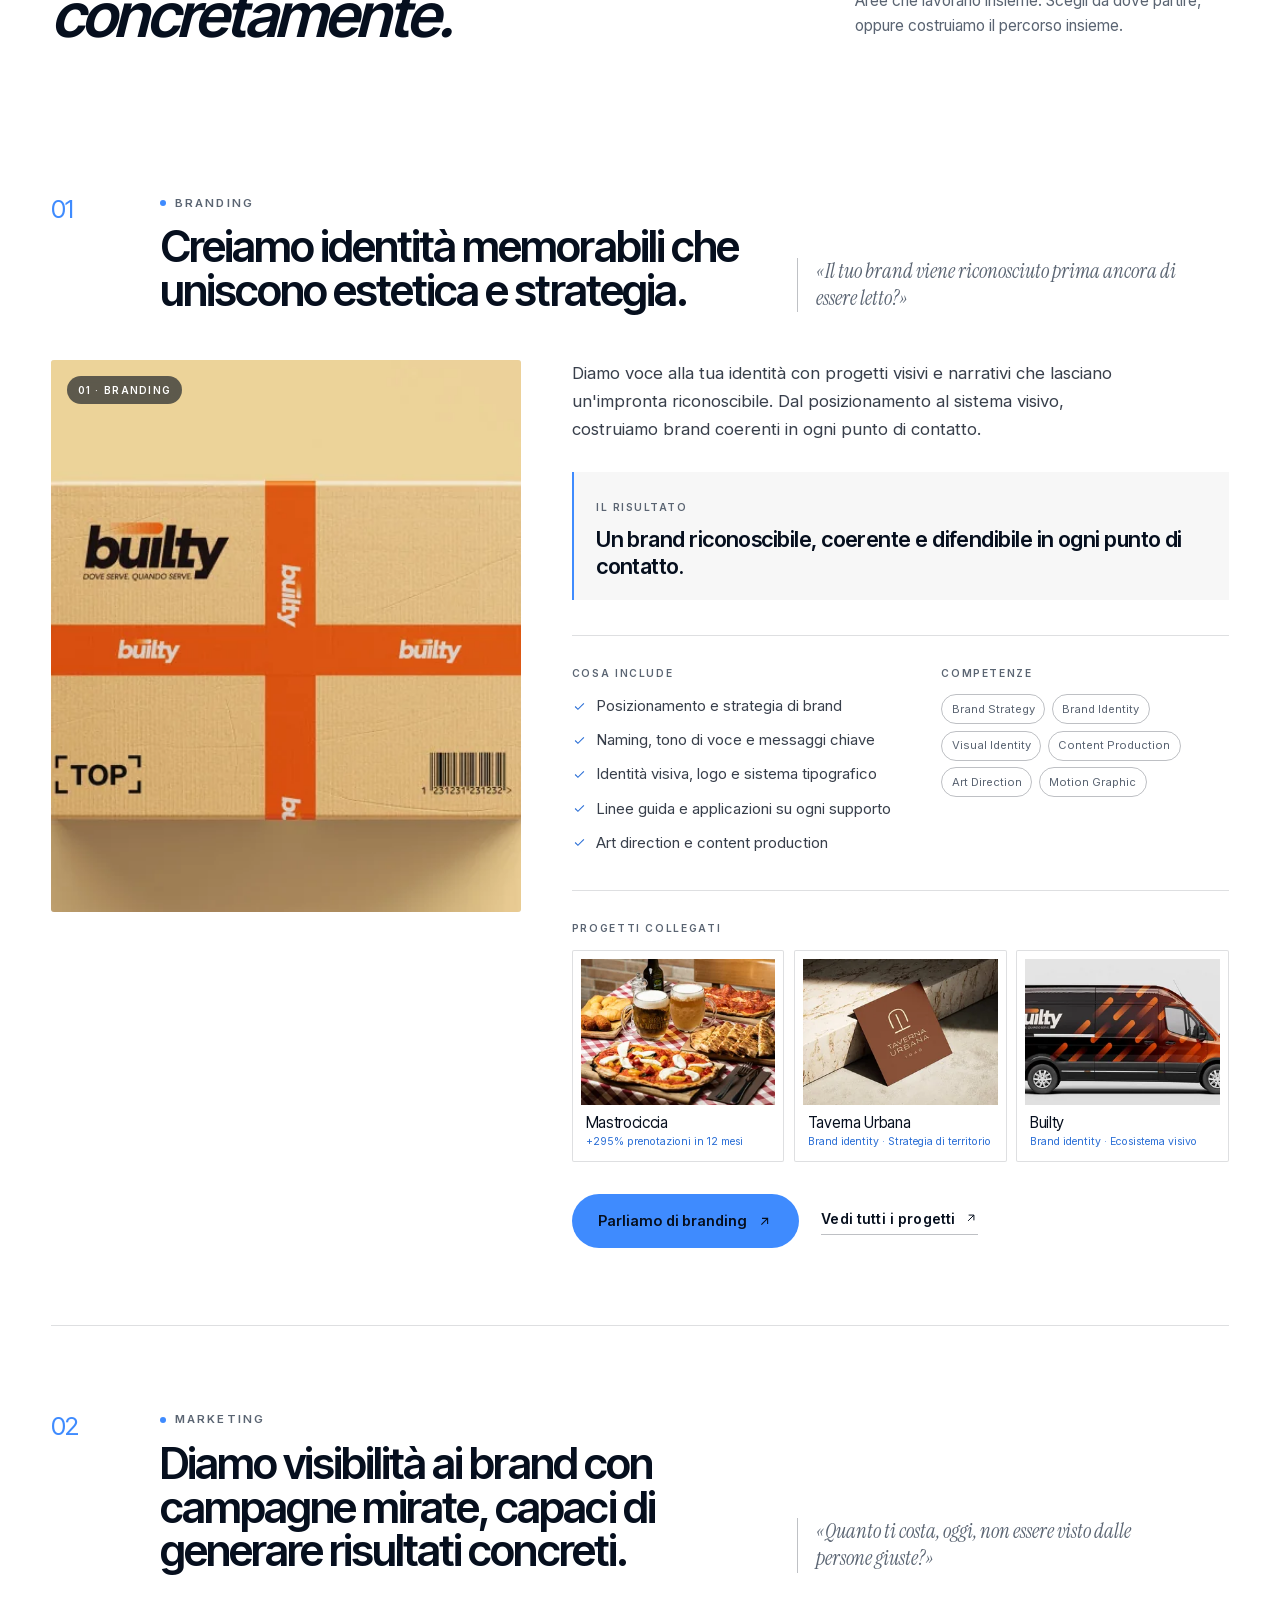
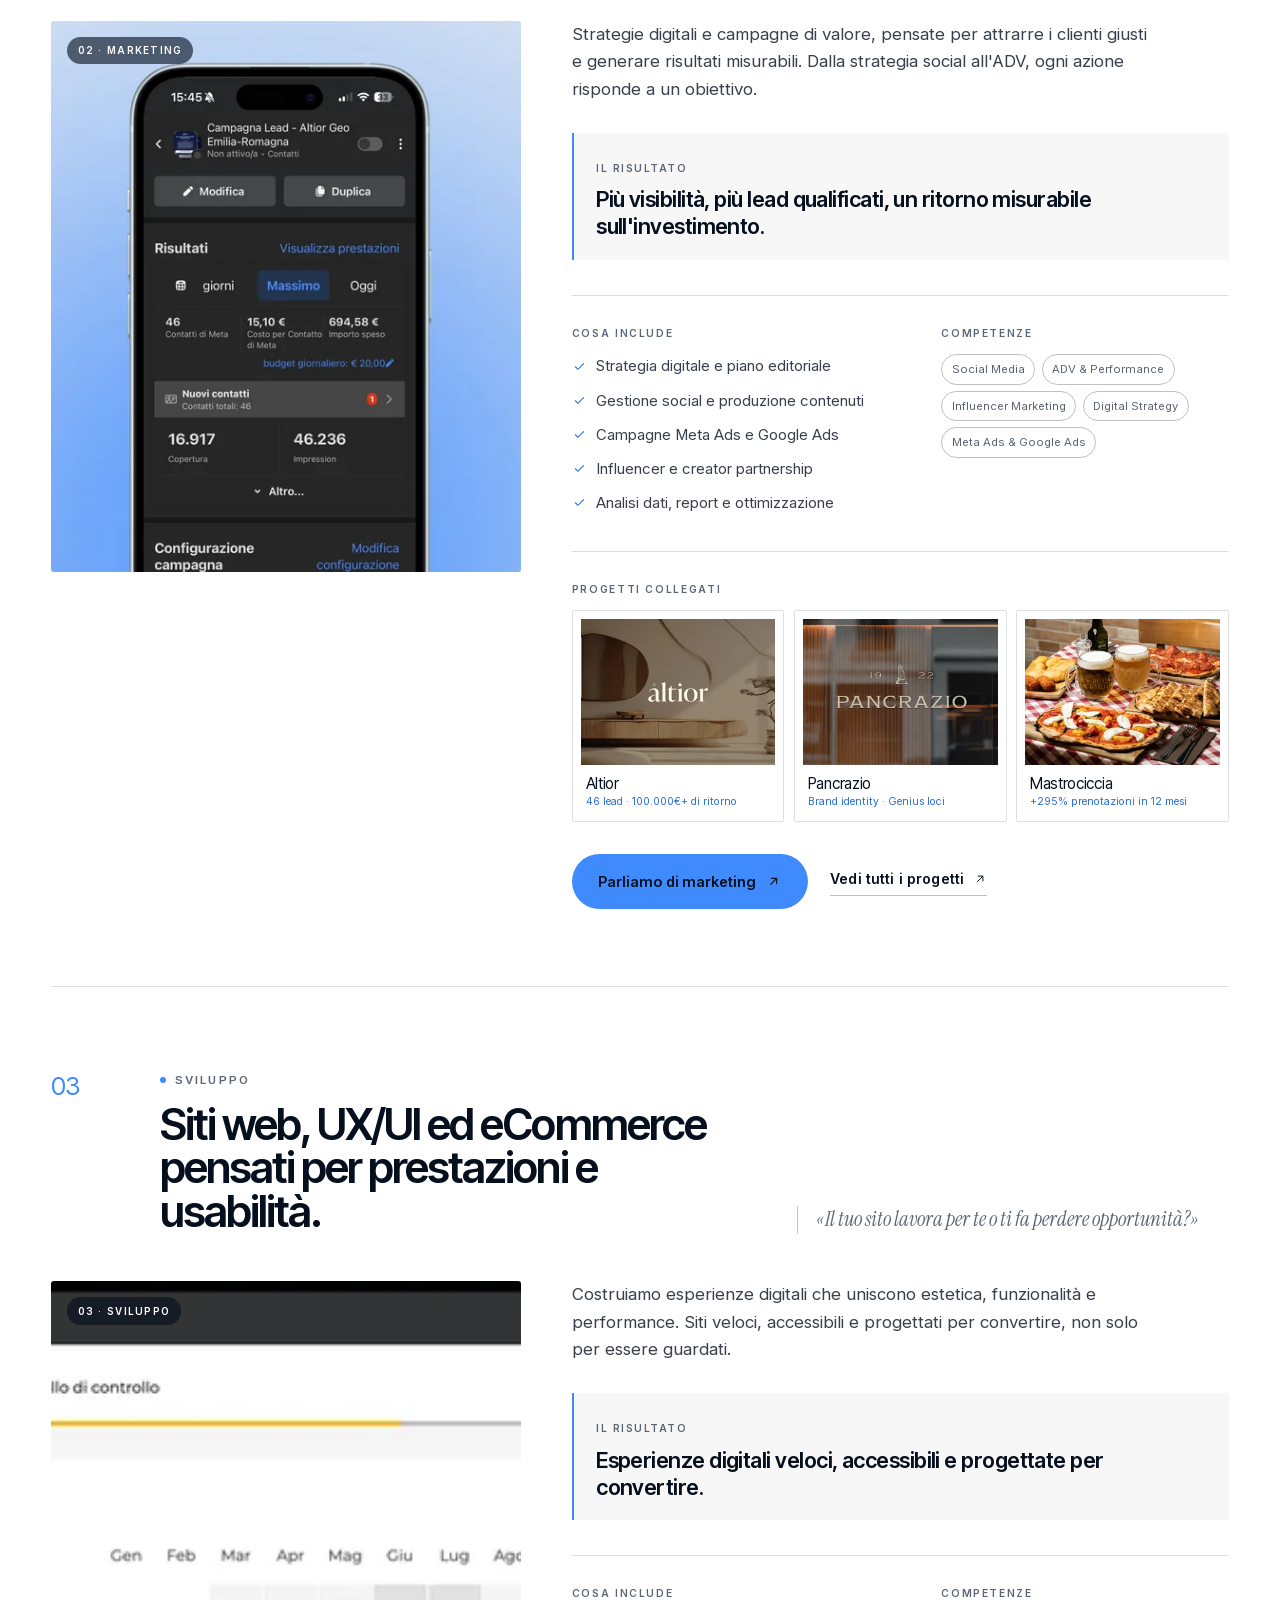
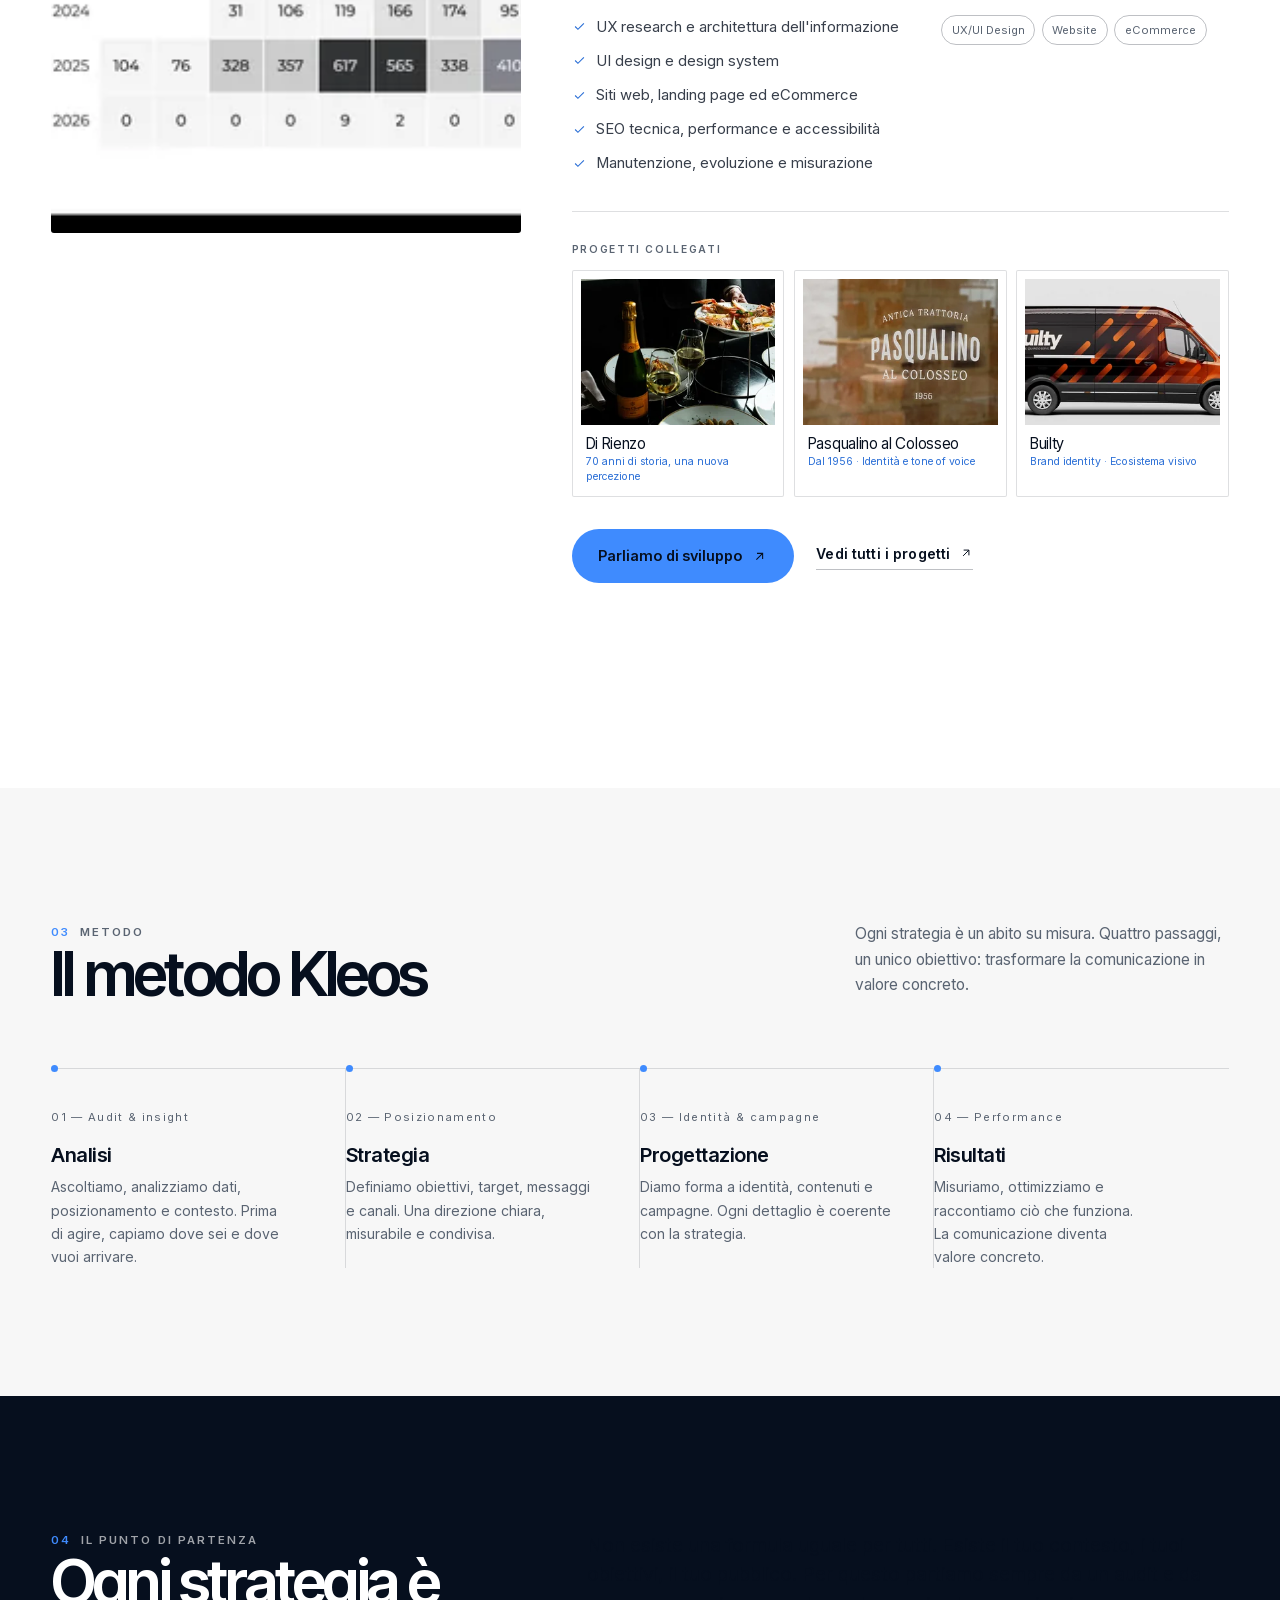
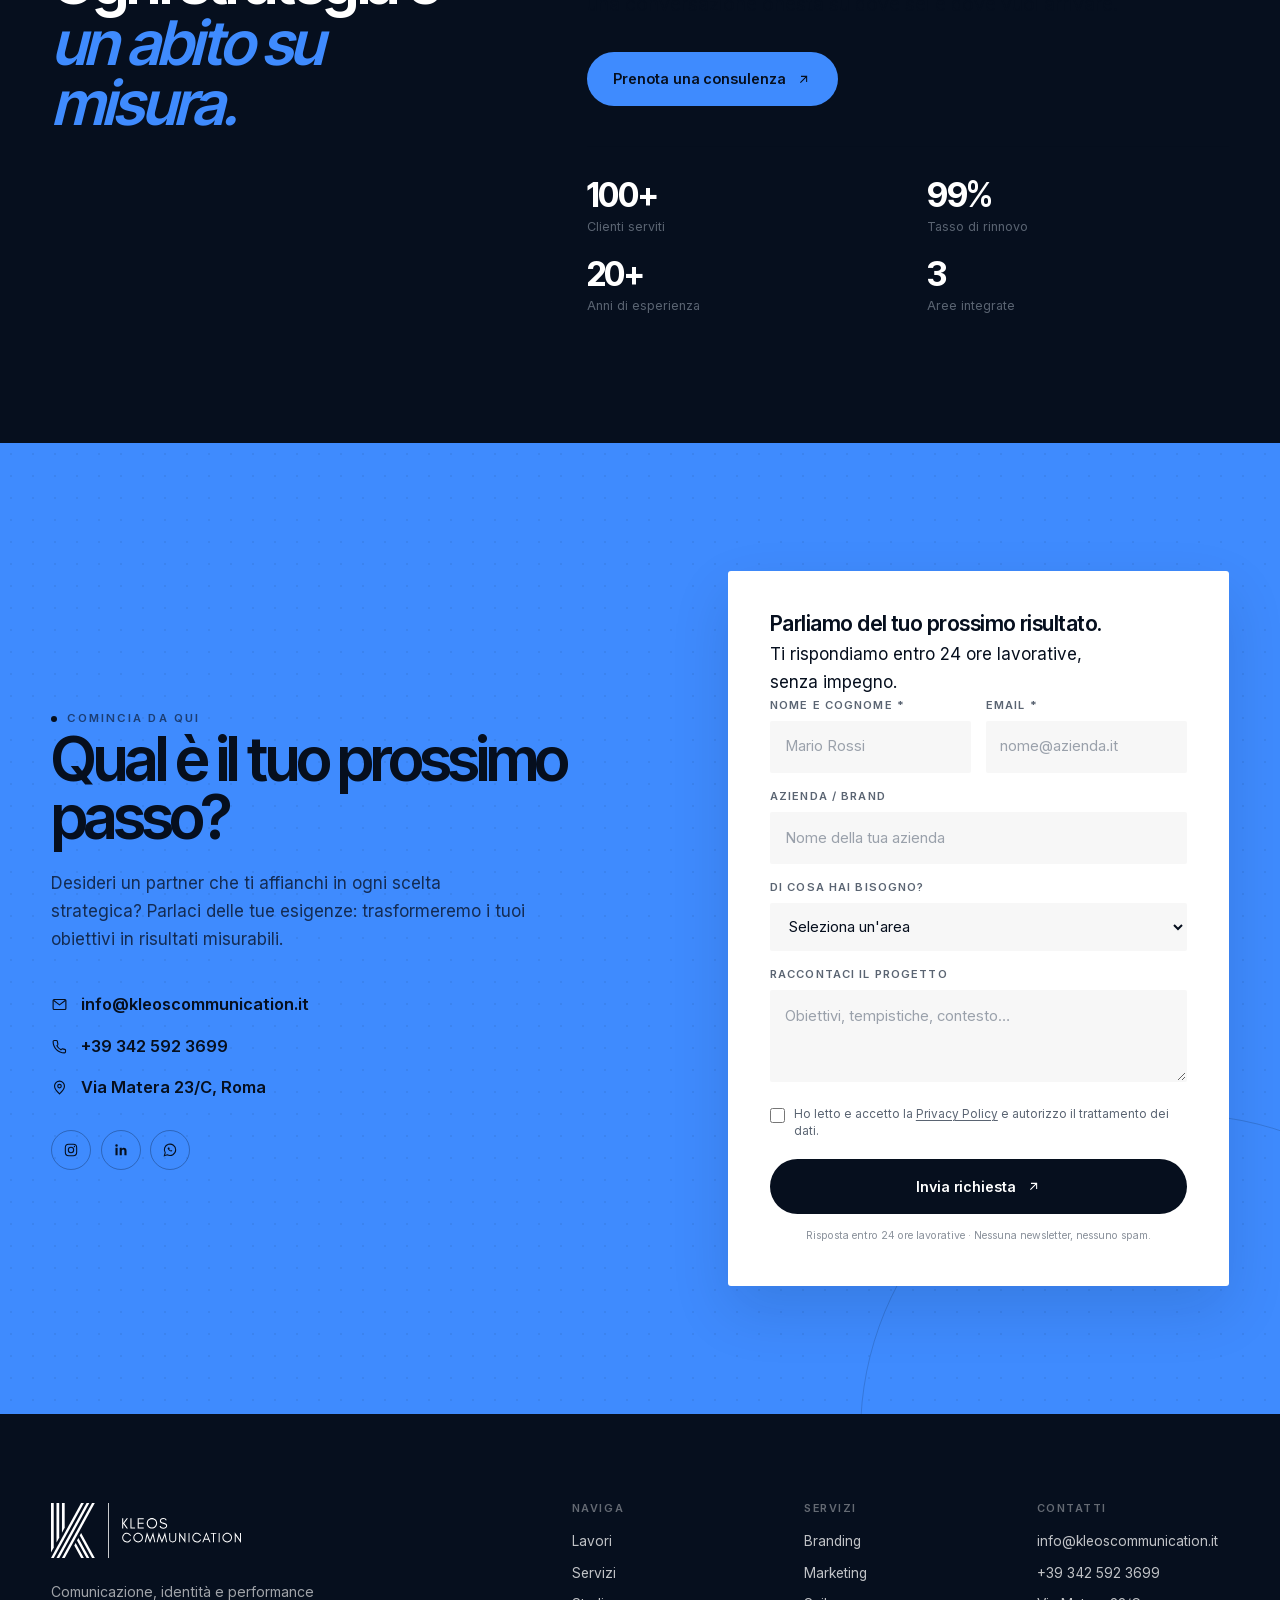
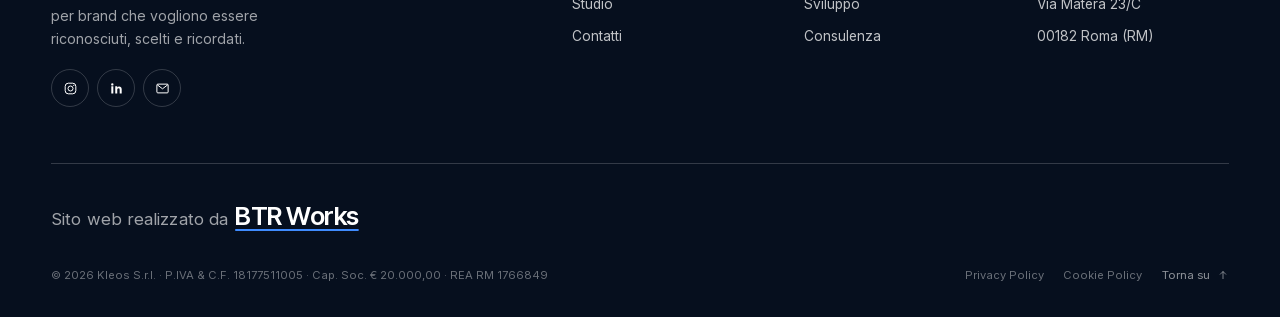
<file: servizi.html>
<!DOCTYPE html>
<html lang="it">
<head>
  <meta charset="utf-8">
  <meta name="viewport" content="width=device-width, initial-scale=1">
  <title>Servizi — Kleos Communication</title>
  <meta name="description" content="Branding, marketing e sviluppo digitale: aree integrate, un unico partner. Strategie su misura per far evolvere la tua azienda.">
  <link rel="canonical" href="https://kleoscommunication.com/servizi.html">
  <meta name="theme-color" content="#060F1E">
  <meta property="og:type" content="website">
  <meta property="og:site_name" content="Kleos Communication">
  <meta property="og:locale" content="it_IT">
  <meta property="og:title" content="Servizi — Kleos Communication">
  <meta property="og:description" content="Branding, marketing e sviluppo digitale: aree integrate, un unico partner. Strategie su misura per far evolvere la tua azienda.">
  <meta property="og:image" content="https://kleoscommunication.com/assets/og.jpg">
  <meta property="og:url" content="https://kleoscommunication.com/servizi.html">
  <meta name="twitter:card" content="summary_large_image">
  <link rel="icon" href="assets/favicon.png" sizes="any">
  <link rel="apple-touch-icon" href="assets/favicon.png">
  
  <link rel="preload" href="assets/fonts/inter-variable.woff2" as="font" type="font/woff2" crossorigin>
  <link rel="preload" href="assets/fonts/inter-tight-variable.woff2" as="font" type="font/woff2" crossorigin>
  <link rel="preload" href="assets/fonts/instrument-serif-400-italic.woff2" as="font" type="font/woff2" crossorigin>
  <link rel="stylesheet" href="assets/css/style.css?v=56fd902e">
  
</head>
<body id="top" data-page="servizi">
  <a class="skip-link" href="#main">Vai al contenuto</a>
  <div class="scroll-progress" aria-hidden="true"><span data-scroll-progress></span></div>
  <header class="site-header">
    <div class="site-header__inner">
      <a class="brand" href="index.html" aria-label="Kleos Communication — Home">
        <img src="assets/logo-white.svg" alt="Kleos Communication" width="172" height="50">
      </a>
      <nav class="site-nav" aria-label="Navigazione principale">
        <div class="nav-item" data-mega>
          <a class="nav-link nav-link--mega" href="lavori.html" aria-expanded="false" aria-haspopup="true">Lavori <svg viewBox="0 0 24 24" fill="none" stroke="currentColor" stroke-width="1.7" aria-hidden="true"><path d="m9 5 7 7-7 7"/></svg></a>
          <div class="mega" data-mega-panel>
            <div class="container mega__inner">
              <div class="mega__intro">
                <p class="eyebrow"><span class="dot"></span> Selected work</p>
                <h3>Progetti reali.<br><em>Trasformazioni.</em></h3>
                <p>Un viaggio nei brand che hanno scelto Kleos: identità, contenuti e performance.</p>
                <a class="link-arrow" href="lavori.html">Tutti i progetti <svg class="arrow" viewBox="0 0 24 24" fill="none" stroke="currentColor" stroke-width="1.7" aria-hidden="true"><path d="M7 17 17 7M8 7h9v9"/></svg></a>
              </div>
              <div class="mega__projects">
        <a class="mega-project" href="progetti/mastrociccia.html">
          <span class="mega-project__media"><img src="assets/media/mastrociccia-1-300-300-r1.webp" srcset="assets/media/mastrociccia-1-300-300-r1.webp 300w" sizes="96px" width="300" height="300" alt="" loading="lazy" decoding="async"></span>
          <span class="mega-project__body">
            <span class="mega-project__num">Strategy</span>
            <span class="mega-project__name">Mastrociccia</span>
            <span class="mega-project__result">+295% prenotazioni in 12 mesi</span>
          </span>
          <span class="mega-project__arrow" aria-hidden="true"><svg class="arrow" viewBox="0 0 24 24" fill="none" stroke="currentColor" stroke-width="1.7" aria-hidden="true"><path d="M7 17 17 7M8 7h9v9"/></svg></span>
        </a>
        <a class="mega-project" href="progetti/altior.html">
          <span class="mega-project__media"><img src="assets/media/altior-1-300-300-r1.webp" srcset="assets/media/altior-1-300-300-r1.webp 300w" sizes="96px" width="300" height="300" alt="" loading="lazy" decoding="async"></span>
          <span class="mega-project__body">
            <span class="mega-project__num">Lead generation</span>
            <span class="mega-project__name">Altior</span>
            <span class="mega-project__result">46 lead · 100.000€+ di ritorno</span>
          </span>
          <span class="mega-project__arrow" aria-hidden="true"><svg class="arrow" viewBox="0 0 24 24" fill="none" stroke="currentColor" stroke-width="1.7" aria-hidden="true"><path d="M7 17 17 7M8 7h9v9"/></svg></span>
        </a>
        <a class="mega-project" href="progetti/di-rienzo.html">
          <span class="mega-project__media"><img src="assets/media/di-rienzo-2-300-300-r1.webp" srcset="assets/media/di-rienzo-2-300-300-r1.webp 300w" sizes="96px" width="300" height="300" alt="" loading="lazy" decoding="async"></span>
          <span class="mega-project__body">
            <span class="mega-project__num">Strategy</span>
            <span class="mega-project__name">Di Rienzo</span>
            <span class="mega-project__result">70 anni di storia, una nuova percezione</span>
          </span>
          <span class="mega-project__arrow" aria-hidden="true"><svg class="arrow" viewBox="0 0 24 24" fill="none" stroke="currentColor" stroke-width="1.7" aria-hidden="true"><path d="M7 17 17 7M8 7h9v9"/></svg></span>
        </a></div>
            </div>
          </div>
        </div>
        <div class="nav-item" data-mega>
          <a class="nav-link nav-link--mega" href="servizi.html" aria-current="page" aria-expanded="false" aria-haspopup="true">Servizi <svg viewBox="0 0 24 24" fill="none" stroke="currentColor" stroke-width="1.7" aria-hidden="true"><path d="m9 5 7 7-7 7"/></svg></a>
          <div class="mega mega--services" data-mega-panel>
            <div class="container mega__inner mega__inner--services">
              <div class="mega__intro">
                <p class="eyebrow"><span class="dot"></span> Cosa facciamo</p>
                <h3>Aree integrate.<br><em>Un unico obiettivo.</em></h3>
                <p>Branding, marketing e sviluppo lavorano insieme, non come compartimenti separati.</p>
                <a class="link-arrow" href="servizi.html">Tutti i servizi <svg class="arrow" viewBox="0 0 24 24" fill="none" stroke="currentColor" stroke-width="1.7" aria-hidden="true"><path d="M7 17 17 7M8 7h9v9"/></svg></a>
              </div>
              <div class="mega__services">
        <a class="mega-service" href="servizi.html#branding">
          <span class="mega-service__num">01</span>
          <span class="mega-service__body">
            <span class="mega-service__name">Branding</span>
            <span class="mega-service__desc">Un brand riconoscibile, coerente e difendibile in ogni punto di contatto.</span>
            <span class="mega-service__tags">Brand Strategy · Brand Identity · Visual Identity</span>
          </span>
          <span class="mega-service__arrow" aria-hidden="true"><svg class="arrow" viewBox="0 0 24 24" fill="none" stroke="currentColor" stroke-width="1.7" aria-hidden="true"><path d="M7 17 17 7M8 7h9v9"/></svg></span>
        </a>
        <a class="mega-service" href="servizi.html#marketing">
          <span class="mega-service__num">02</span>
          <span class="mega-service__body">
            <span class="mega-service__name">Marketing</span>
            <span class="mega-service__desc">Più visibilità, più lead qualificati, un ritorno misurabile sull'investimento.</span>
            <span class="mega-service__tags">Social Media · ADV & Performance · Influencer Marketing</span>
          </span>
          <span class="mega-service__arrow" aria-hidden="true"><svg class="arrow" viewBox="0 0 24 24" fill="none" stroke="currentColor" stroke-width="1.7" aria-hidden="true"><path d="M7 17 17 7M8 7h9v9"/></svg></span>
        </a>
        <a class="mega-service" href="servizi.html#sviluppo">
          <span class="mega-service__num">03</span>
          <span class="mega-service__body">
            <span class="mega-service__name">Sviluppo</span>
            <span class="mega-service__desc">Esperienze digitali veloci, accessibili e progettate per convertire.</span>
            <span class="mega-service__tags">UX/UI Design · Website · eCommerce</span>
          </span>
          <span class="mega-service__arrow" aria-hidden="true"><svg class="arrow" viewBox="0 0 24 24" fill="none" stroke="currentColor" stroke-width="1.7" aria-hidden="true"><path d="M7 17 17 7M8 7h9v9"/></svg></span>
        </a></div>
              <a class="mega__cta" href="contatti.html">
                <span class="eyebrow"><span class="dot"></span> Primo passo</span>
                <strong>Non sai da dove partire?</strong>
                <span class="mega__cta-link">Prenota una consulenza <svg class="arrow" viewBox="0 0 24 24" fill="none" stroke="currentColor" stroke-width="1.7" aria-hidden="true"><path d="M7 17 17 7M8 7h9v9"/></svg></span>
              </a>
            </div>
          </div>
        </div>
        <a class="nav-link" href="studio.html">Studio</a>
        <a class="nav-link" href="contatti.html">Contatti</a>
      </nav>
      <div class="header-actions">
        <button class="header-search" type="button" data-search-open aria-label="Cerca nel sito" aria-haspopup="dialog">
          <svg viewBox="0 0 24 24" fill="none" stroke="currentColor" stroke-width="1.7" aria-hidden="true"><circle cx="11" cy="11" r="6.5"/><path d="m16 16 4.5 4.5"/></svg><span>Cerca</span><kbd>⌘K</kbd>
        </button>
        <a class="btn btn--primary btn--sm header-cta" href="contatti.html">Parliamone <svg class="arrow" viewBox="0 0 24 24" fill="none" stroke="currentColor" stroke-width="1.7" aria-hidden="true"><path d="M7 17 17 7M8 7h9v9"/></svg></a>
        <button class="nav-toggle" type="button" aria-label="Apri il menu" aria-expanded="false" aria-controls="mobile-nav"><span></span></button>
      </div>
    </div>
  </header>

  <div class="mobile-nav" id="mobile-nav">
    <div class="mobile-nav__top">
      <button class="mobile-nav__search" type="button" data-search-open>
        <svg viewBox="0 0 24 24" fill="none" stroke="currentColor" stroke-width="1.7" aria-hidden="true"><circle cx="11" cy="11" r="6.5"/><path d="m16 16 4.5 4.5"/></svg><span>Cerca progetti, servizi, pagine</span><kbd>⌘K</kbd>
      </button>
      <nav class="mobile-nav__links" aria-label="Navigazione mobile">
      <a href="lavori.html"><span>01</span>Lavori</a>
      <div class="mobile-nav__group">
        <a href="servizi.html" aria-current="page"><span>02</span>Servizi</a>
        <div class="mobile-nav__sub">
          <a href="servizi.html#branding">Branding</a>
          <a href="servizi.html#marketing">Marketing</a>
          <a href="servizi.html#sviluppo">Sviluppo</a>
        </div>
      </div>
      <a href="studio.html"><span>03</span>Studio</a>
      <a href="contatti.html"><span>04</span>Contatti</a></nav>
    </div>
    <div class="mobile-nav__foot">
      <a class="btn btn--primary" href="contatti.html">Parliamo del tuo progetto <svg class="arrow" viewBox="0 0 24 24" fill="none" stroke="currentColor" stroke-width="1.7" aria-hidden="true"><path d="M7 17 17 7M8 7h9v9"/></svg></a>
      <div class="mobile-nav__quick">
        <a href="tel:+393425923699"><svg viewBox="0 0 24 24" fill="none" stroke="currentColor" stroke-width="1.6" aria-hidden="true"><path d="M6.6 3.5h-2A1.6 1.6 0 0 0 3 5.1C3 13.9 10.1 21 18.9 21a1.6 1.6 0 0 0 1.6-1.6v-2a1.3 1.3 0 0 0-1-1.3l-3.2-.8a1.3 1.3 0 0 0-1.3.4l-1 1a14 14 0 0 1-5.7-5.7l1-1a1.3 1.3 0 0 0 .4-1.3L8.9 4.5a1.3 1.3 0 0 0-1.3-1Z"/></svg> Chiama</a>
        <a href="https://wa.me/393425923699" target="_blank" rel="noopener"><svg viewBox="0 0 24 24" fill="none" stroke="currentColor" stroke-width="1.6" aria-hidden="true"><path d="M20.5 11.7a8.5 8.5 0 0 1-12.6 7.5L3.5 20.5l1.3-4.3a8.5 8.5 0 1 1 15.7-4.5Z"/><path d="M8.6 8.2c-.3.6-.3 1.7.4 2.7a8 8 0 0 0 3.6 3c1 .4 1.8.4 2.2.1l.8-.8-1.9-1.1-.8.6a5.5 5.5 0 0 1-2-2l.7-.7-1-2c-.7 0-1.6.5-2 1.2Z" fill="currentColor" stroke="none"/></svg> WhatsApp</a>
        <a href="mailto:info@kleoscommunication.it"><svg viewBox="0 0 24 24" fill="none" stroke="currentColor" stroke-width="1.6" aria-hidden="true"><rect x="3" y="5" width="18" height="14" rx="1.5"/><path d="m3.5 6 8.5 6.5L20.5 6"/></svg> Email</a>
      </div>
      <div class="mobile-nav__contact">
        <a href="mailto:info@kleoscommunication.it">info@kleoscommunication.it</a>
        <a href="tel:+393425923699">+39 342 592 3699</a>
      </div>
    </div>
  </div>

  <div class="search-overlay" id="site-search" hidden>
    <div class="search-overlay__scrim" data-search-close></div>
    <div class="search-panel" role="dialog" aria-modal="true" aria-labelledby="search-label">
      <div class="search-panel__bar">
        <span class="search-panel__icon" aria-hidden="true"><svg viewBox="0 0 24 24" fill="none" stroke="currentColor" stroke-width="1.7" aria-hidden="true"><circle cx="11" cy="11" r="6.5"/><path d="m16 16 4.5 4.5"/></svg></span>
        <label class="sr-only" id="search-label" for="search-input">Cerca nel sito</label>
        <input class="search-panel__input" id="search-input" type="search" placeholder="Cerca progetti, servizi, pagine…" autocomplete="off" spellcheck="false" data-search-input aria-controls="search-results" aria-autocomplete="list">
        <button class="search-panel__close" type="button" data-search-close aria-label="Chiudi ricerca"><svg viewBox="0 0 24 24" fill="none" stroke="currentColor" stroke-width="1.7" aria-hidden="true"><path d="m6 6 12 12M18 6 6 18"/></svg></button>
      </div>
      <div class="search-panel__tools">
        <div class="search-chips" role="group" aria-label="Filtra i risultati per tipo" data-search-chips>
          <button class="search-chip" type="button" data-search-type="all" aria-pressed="true">Tutti</button>
          <button class="search-chip" type="button" data-search-type="Progetto" aria-pressed="false">Progetti</button>
          <button class="search-chip" type="button" data-search-type="Servizio" aria-pressed="false">Servizi</button>
          <button class="search-chip" type="button" data-search-type="Pagina" aria-pressed="false">Pagine</button>
        </div>
        <span class="search-panel__count" data-search-count aria-hidden="true"></span>
      </div>
      <div class="search-recent" data-search-recent hidden>
        <span class="search-panel__group">Ricerche recenti</span>
        <div class="search-recent__row" data-search-recent-row></div>
      </div>
      <div class="search-panel__body">
        <div class="search-panel__results" id="search-results" data-search-results role="listbox" aria-label="Risultati della ricerca"></div>
        <p class="sr-only" role="status" aria-live="polite" data-search-status></p>
        <aside class="search-panel__aside">
          <p class="search-panel__label">Scorciatoie</p>
          <a href="lavori.html"><span>Tutti i progetti</span><svg class="arrow" viewBox="0 0 24 24" fill="none" stroke="currentColor" stroke-width="1.7" aria-hidden="true"><path d="M7 17 17 7M8 7h9v9"/></svg></a>
          <a href="servizi.html"><span>Servizi</span><svg class="arrow" viewBox="0 0 24 24" fill="none" stroke="currentColor" stroke-width="1.7" aria-hidden="true"><path d="M7 17 17 7M8 7h9v9"/></svg></a>
          <a href="contatti.html"><span>Parla con noi</span><svg class="arrow" viewBox="0 0 24 24" fill="none" stroke="currentColor" stroke-width="1.7" aria-hidden="true"><path d="M7 17 17 7M8 7h9v9"/></svg></a>
          <div class="search-panel__cta">
            <p>Preferisci una conversazione?</p>
            <a href="tel:+393425923699"><svg viewBox="0 0 24 24" fill="none" stroke="currentColor" stroke-width="1.6" aria-hidden="true"><path d="M6.6 3.5h-2A1.6 1.6 0 0 0 3 5.1C3 13.9 10.1 21 18.9 21a1.6 1.6 0 0 0 1.6-1.6v-2a1.3 1.3 0 0 0-1-1.3l-3.2-.8a1.3 1.3 0 0 0-1.3.4l-1 1a14 14 0 0 1-5.7-5.7l1-1a1.3 1.3 0 0 0 .4-1.3L8.9 4.5a1.3 1.3 0 0 0-1.3-1Z"/></svg> +39 342 592 3699</a>
            <a href="mailto:info@kleoscommunication.it"><svg viewBox="0 0 24 24" fill="none" stroke="currentColor" stroke-width="1.6" aria-hidden="true"><rect x="3" y="5" width="18" height="14" rx="1.5"/><path d="m3.5 6 8.5 6.5L20.5 6"/></svg> info@kleoscommunication.it</a>
          </div>
        </aside>
      </div>
      <div class="search-panel__foot">
        <span><kbd>↑</kbd><kbd>↓</kbd> naviga</span>
        <span><kbd>↵</kbd> apri</span>
        <span><kbd>esc</kbd> chiudi</span>
      </div>
    </div>
  </div>
  <main id="main">
    
  <section class="page-hero">
    <div class="container page-hero__inner">
      <nav class="breadcrumb" aria-label="Percorso"><a href="index.html">Home</a><svg viewBox="0 0 24 24" fill="none" stroke="currentColor" stroke-width="1.7" aria-hidden="true"><path d="m9 5 7 7-7 7"/></svg><span>Servizi</span></nav>
      <p class="eyebrow"><span class="dot"></span> Servizi</p>
      <h1>Soluzioni integrate, <em>un unico partner.</em></h1>
      <p class="lead">Marketing, branding e sviluppo non sono compartimenti separati, ma ingranaggi della stessa strategia, pensata per far evolvere la tua azienda.</p>
      <div class="page-hero__meta"><span><svg class="arrow" viewBox="0 0 24 24" fill="none" stroke="currentColor" stroke-width="1.7" aria-hidden="true"><path d="M7 17 17 7M8 7h9v9"/></svg> Analisi</span><span><svg class="arrow" viewBox="0 0 24 24" fill="none" stroke="currentColor" stroke-width="1.7" aria-hidden="true"><path d="M7 17 17 7M8 7h9v9"/></svg> Strategia</span><span><svg class="arrow" viewBox="0 0 24 24" fill="none" stroke="currentColor" stroke-width="1.7" aria-hidden="true"><path d="M7 17 17 7M8 7h9v9"/></svg> Progettazione</span></div>
    </div>
  </section>

    <nav class="service-nav" aria-label="Aree di servizio" data-service-nav>
      <div class="container service-nav__inner">
        <span class="service-nav__label">Aree</span>
        <div class="service-nav__links"><a href="#branding" data-service-link="branding"><span>01</span> Branding</a><a href="#marketing" data-service-link="marketing"><span>02</span> Marketing</a><a href="#sviluppo" data-service-link="sviluppo"><span>03</span> Sviluppo</a></div>
        <a class="service-nav__cta" href="contatti.html">Parliamo del tuo progetto <svg class="arrow" viewBox="0 0 24 24" fill="none" stroke="currentColor" stroke-width="1.7" aria-hidden="true"><path d="M7 17 17 7M8 7h9v9"/></svg></a>
      </div>
    </nav>

    <section class="section section--paper">
      <div class="container statement">
        <div class="reveal">
          <p class="eyebrow"><span class="num">01</span> Un approccio diverso</p>
          <h2 class="statement__title">Non proponiamo <em>pacchetti preconfezionati.</em></h2>
        </div>
        <div class="statement__body reveal" style="--delay:80ms">
          <p class="body-copy">Ogni progetto è unico, costruito su obiettivi reali e misurabili. Ogni strategia nasce da un audit dettagliato: analizziamo dati, posizionamento e contesto per costruire un percorso su misura che trasforma i tuoi obiettivi in risultati concreti.</p>
          <div class="pull-facts">
            <div><strong>Analisi</strong><span>Ascolto, dati e contesto</span></div>
            <div><strong>Strategia</strong><span>Obiettivi e posizionamento</span></div>
            <div><strong>Progettazione</strong><span>Identità, contenuti, campagne</span></div>
            <div><strong>Risultati</strong><span>Misurazione e ottimizzazione</span></div>
          </div>
          <a class="link-arrow" href="contatti.html">Prenota una consulenza <svg class="arrow" viewBox="0 0 24 24" fill="none" stroke="currentColor" stroke-width="1.7" aria-hidden="true"><path d="M7 17 17 7M8 7h9v9"/></svg></a>
        </div>
      </div>
    </section>

    <section class="section section--white">
      <div class="container">
        
      <div class="section-head">
        <div>
          <p class="eyebrow"><span class="num">02</span> Offerta</p>
          <h2>Cosa facciamo, <em>concretamente.</em></h2>
        </div>
        <div class="section-head__aside"><p>Aree che lavorano insieme. Scegli da dove partire, oppure costruiamo il percorso insieme.</p></div>
      </div>
        
        <article class="service-block" id="branding" data-service>
          <header class="service-block__head reveal">
            <span class="service-block__num">01</span>
            <div class="service-block__intro">
              <p class="eyebrow"><span class="dot"></span> Branding</p>
              <h3>Creiamo identità memorabili che uniscono estetica e strategia.</h3>
            </div>
            <p class="service-block__question">«Il tuo brand viene riconosciuto prima ancora di essere letto?»</p>
          </header>
          <div class="service-block__grid">
            <div class="service-block__media reveal-img">
              <img src="assets/media/builty-app-4-704-800-1400.webp" srcset="assets/media/builty-app-4-704-800-1400.webp 704w" sizes="(max-width: 980px) 100vw, 42vw" width="704" height="503" alt="Builty — applicazione del sistema di brand" loading="lazy" decoding="async">
              <span class="service-block__media-tag">01 · Branding</span>
            </div>
            <div class="service-block__body">
              <p class="service-block__desc reveal">Diamo voce alla tua identità con progetti visivi e narrativi che lasciano un'impronta riconoscibile. Dal posizionamento al sistema visivo, costruiamo brand coerenti in ogni punto di contatto.</p>
              <div class="service-block__outcome reveal">
                <span>Il risultato</span>
                <strong>Un brand riconoscibile, coerente e difendibile in ogni punto di contatto.</strong>
              </div>
              <div class="service-block__cols">
                <div class="reveal">
                  <h4>Cosa include</h4>
                  <ul class="service-block__list"><li><svg viewBox="0 0 24 24" fill="none" stroke="currentColor" stroke-width="1.8" aria-hidden="true"><path d="m5 12 4.5 4.5L19 7"/></svg><span>Posizionamento e strategia di brand</span></li><li><svg viewBox="0 0 24 24" fill="none" stroke="currentColor" stroke-width="1.8" aria-hidden="true"><path d="m5 12 4.5 4.5L19 7"/></svg><span>Naming, tono di voce e messaggi chiave</span></li><li><svg viewBox="0 0 24 24" fill="none" stroke="currentColor" stroke-width="1.8" aria-hidden="true"><path d="m5 12 4.5 4.5L19 7"/></svg><span>Identità visiva, logo e sistema tipografico</span></li><li><svg viewBox="0 0 24 24" fill="none" stroke="currentColor" stroke-width="1.8" aria-hidden="true"><path d="m5 12 4.5 4.5L19 7"/></svg><span>Linee guida e applicazioni su ogni supporto</span></li><li><svg viewBox="0 0 24 24" fill="none" stroke="currentColor" stroke-width="1.8" aria-hidden="true"><path d="m5 12 4.5 4.5L19 7"/></svg><span>Art direction e content production</span></li></ul>
                </div>
                <div class="reveal">
                  <h4>Competenze</h4>
                  <div class="service-block__tags"><span>Brand Strategy</span><span>Brand Identity</span><span>Visual Identity</span><span>Content Production</span><span>Art Direction</span><span>Motion Graphic</span></div>
                </div>
              </div>
              <div class="service-related reveal">
                <h4>Progetti collegati</h4>
                <div class="service-related__grid">
              <a class="service-related__card" href="progetti/mastrociccia.html">
                <span class="service-related__thumb"><img src="assets/media/mastrociccia-1-300-300-r1.webp" srcset="assets/media/mastrociccia-1-300-300-r1.webp 300w" sizes="72px" width="300" height="300" alt="" loading="lazy" decoding="async"></span>
                <span class="service-related__body">
                  <span class="service-related__name">Mastrociccia</span>
                  <span class="service-related__result">+295% prenotazioni in 12 mesi</span>
                </span>
                <span class="service-related__arrow" aria-hidden="true"><svg class="arrow" viewBox="0 0 24 24" fill="none" stroke="currentColor" stroke-width="1.7" aria-hidden="true"><path d="M7 17 17 7M8 7h9v9"/></svg></span>
              </a>
              <a class="service-related__card" href="progetti/taverna-urbana.html">
                <span class="service-related__thumb"><img src="assets/media/taverna-urbana-1-300-300-r1.webp" srcset="assets/media/taverna-urbana-1-300-300-r1.webp 300w" sizes="72px" width="300" height="300" alt="" loading="lazy" decoding="async"></span>
                <span class="service-related__body">
                  <span class="service-related__name">Taverna Urbana</span>
                  <span class="service-related__result">Brand identity · Strategia di territorio</span>
                </span>
                <span class="service-related__arrow" aria-hidden="true"><svg class="arrow" viewBox="0 0 24 24" fill="none" stroke="currentColor" stroke-width="1.7" aria-hidden="true"><path d="M7 17 17 7M8 7h9v9"/></svg></span>
              </a>
              <a class="service-related__card" href="progetti/builty.html">
                <span class="service-related__thumb"><img src="assets/media/builty-app-2-300-300-r1.webp" srcset="assets/media/builty-app-2-300-300-r1.webp 300w" sizes="72px" width="300" height="300" alt="" loading="lazy" decoding="async"></span>
                <span class="service-related__body">
                  <span class="service-related__name">Builty</span>
                  <span class="service-related__result">Brand identity · Ecosistema visivo</span>
                </span>
                <span class="service-related__arrow" aria-hidden="true"><svg class="arrow" viewBox="0 0 24 24" fill="none" stroke="currentColor" stroke-width="1.7" aria-hidden="true"><path d="M7 17 17 7M8 7h9v9"/></svg></span>
              </a></div>
              </div>
              <div class="service-block__actions reveal">
                <a class="btn btn--primary" href="contatti.html">Parliamo di branding <svg class="arrow" viewBox="0 0 24 24" fill="none" stroke="currentColor" stroke-width="1.7" aria-hidden="true"><path d="M7 17 17 7M8 7h9v9"/></svg></a>
                <a class="link-arrow" href="lavori.html">Vedi tutti i progetti <svg class="arrow" viewBox="0 0 24 24" fill="none" stroke="currentColor" stroke-width="1.7" aria-hidden="true"><path d="M7 17 17 7M8 7h9v9"/></svg></a>
              </div>
            </div>
          </div>
        </article>
        <article class="service-block" id="marketing" data-service>
          <header class="service-block__head reveal">
            <span class="service-block__num">02</span>
            <div class="service-block__intro">
              <p class="eyebrow"><span class="dot"></span> Marketing</p>
              <h3>Diamo visibilità ai brand con campagne mirate, capaci di generare risultati concreti.</h3>
            </div>
            <p class="service-block__question">«Quanto ti costa, oggi, non essere visto dalle persone giuste?»</p>
          </header>
          <div class="service-block__grid">
            <div class="service-block__media reveal-img">
              <img src="assets/media/altior-5-1400-800-1400.webp" srcset="assets/media/altior-5-800-800-1400.webp 800w, assets/media/altior-5-1400-800-1400.webp 1400w" sizes="(max-width: 980px) 100vw, 42vw" width="1400" height="1017" alt="Altior — creatività per campagne Meta Ads" loading="lazy" decoding="async">
              <span class="service-block__media-tag">02 · Marketing</span>
            </div>
            <div class="service-block__body">
              <p class="service-block__desc reveal">Strategie digitali e campagne di valore, pensate per attrarre i clienti giusti e generare risultati misurabili. Dalla strategia social all'ADV, ogni azione risponde a un obiettivo.</p>
              <div class="service-block__outcome reveal">
                <span>Il risultato</span>
                <strong>Più visibilità, più lead qualificati, un ritorno misurabile sull'investimento.</strong>
              </div>
              <div class="service-block__cols">
                <div class="reveal">
                  <h4>Cosa include</h4>
                  <ul class="service-block__list"><li><svg viewBox="0 0 24 24" fill="none" stroke="currentColor" stroke-width="1.8" aria-hidden="true"><path d="m5 12 4.5 4.5L19 7"/></svg><span>Strategia digitale e piano editoriale</span></li><li><svg viewBox="0 0 24 24" fill="none" stroke="currentColor" stroke-width="1.8" aria-hidden="true"><path d="m5 12 4.5 4.5L19 7"/></svg><span>Gestione social e produzione contenuti</span></li><li><svg viewBox="0 0 24 24" fill="none" stroke="currentColor" stroke-width="1.8" aria-hidden="true"><path d="m5 12 4.5 4.5L19 7"/></svg><span>Campagne Meta Ads e Google Ads</span></li><li><svg viewBox="0 0 24 24" fill="none" stroke="currentColor" stroke-width="1.8" aria-hidden="true"><path d="m5 12 4.5 4.5L19 7"/></svg><span>Influencer e creator partnership</span></li><li><svg viewBox="0 0 24 24" fill="none" stroke="currentColor" stroke-width="1.8" aria-hidden="true"><path d="m5 12 4.5 4.5L19 7"/></svg><span>Analisi dati, report e ottimizzazione</span></li></ul>
                </div>
                <div class="reveal">
                  <h4>Competenze</h4>
                  <div class="service-block__tags"><span>Social Media</span><span>ADV & Performance</span><span>Influencer Marketing</span><span>Digital Strategy</span><span>Meta Ads & Google Ads</span></div>
                </div>
              </div>
              <div class="service-related reveal">
                <h4>Progetti collegati</h4>
                <div class="service-related__grid">
              <a class="service-related__card" href="progetti/altior.html">
                <span class="service-related__thumb"><img src="assets/media/altior-1-300-300-r1.webp" srcset="assets/media/altior-1-300-300-r1.webp 300w" sizes="72px" width="300" height="300" alt="" loading="lazy" decoding="async"></span>
                <span class="service-related__body">
                  <span class="service-related__name">Altior</span>
                  <span class="service-related__result">46 lead · 100.000€+ di ritorno</span>
                </span>
                <span class="service-related__arrow" aria-hidden="true"><svg class="arrow" viewBox="0 0 24 24" fill="none" stroke="currentColor" stroke-width="1.7" aria-hidden="true"><path d="M7 17 17 7M8 7h9v9"/></svg></span>
              </a>
              <a class="service-related__card" href="progetti/pancrazio.html">
                <span class="service-related__thumb"><img src="assets/media/pancrazio-2-1-300-300-r1.webp" srcset="assets/media/pancrazio-2-1-300-300-r1.webp 300w" sizes="72px" width="300" height="300" alt="" loading="lazy" decoding="async"></span>
                <span class="service-related__body">
                  <span class="service-related__name">Pancrazio</span>
                  <span class="service-related__result">Brand identity · Genius loci</span>
                </span>
                <span class="service-related__arrow" aria-hidden="true"><svg class="arrow" viewBox="0 0 24 24" fill="none" stroke="currentColor" stroke-width="1.7" aria-hidden="true"><path d="M7 17 17 7M8 7h9v9"/></svg></span>
              </a>
              <a class="service-related__card" href="progetti/mastrociccia.html">
                <span class="service-related__thumb"><img src="assets/media/mastrociccia-1-300-300-r1.webp" srcset="assets/media/mastrociccia-1-300-300-r1.webp 300w" sizes="72px" width="300" height="300" alt="" loading="lazy" decoding="async"></span>
                <span class="service-related__body">
                  <span class="service-related__name">Mastrociccia</span>
                  <span class="service-related__result">+295% prenotazioni in 12 mesi</span>
                </span>
                <span class="service-related__arrow" aria-hidden="true"><svg class="arrow" viewBox="0 0 24 24" fill="none" stroke="currentColor" stroke-width="1.7" aria-hidden="true"><path d="M7 17 17 7M8 7h9v9"/></svg></span>
              </a></div>
              </div>
              <div class="service-block__actions reveal">
                <a class="btn btn--primary" href="contatti.html">Parliamo di marketing <svg class="arrow" viewBox="0 0 24 24" fill="none" stroke="currentColor" stroke-width="1.7" aria-hidden="true"><path d="M7 17 17 7M8 7h9v9"/></svg></a>
                <a class="link-arrow" href="lavori.html">Vedi tutti i progetti <svg class="arrow" viewBox="0 0 24 24" fill="none" stroke="currentColor" stroke-width="1.7" aria-hidden="true"><path d="M7 17 17 7M8 7h9v9"/></svg></a>
              </div>
            </div>
          </div>
        </article>
        <article class="service-block" id="sviluppo" data-service>
          <header class="service-block__head reveal">
            <span class="service-block__num">03</span>
            <div class="service-block__intro">
              <p class="eyebrow"><span class="dot"></span> Sviluppo</p>
              <h3>Siti web, UX/UI ed eCommerce pensati per prestazioni e usabilità.</h3>
            </div>
            <p class="service-block__question">«Il tuo sito lavora per te o ti fa perdere opportunità?»</p>
          </header>
          <div class="service-block__grid">
            <div class="service-block__media reveal-img">
              <img src="assets/media/di-rienzo-7-1400-800-1400.webp" srcset="assets/media/di-rienzo-7-800-800-1400.webp 800w, assets/media/di-rienzo-7-1400-800-1400.webp 1400w" sizes="(max-width: 980px) 100vw, 42vw" width="1400" height="490" alt="Di Rienzo — sito web e presenza digitale" loading="lazy" decoding="async">
              <span class="service-block__media-tag">03 · Sviluppo</span>
            </div>
            <div class="service-block__body">
              <p class="service-block__desc reveal">Costruiamo esperienze digitali che uniscono estetica, funzionalità e performance. Siti veloci, accessibili e progettati per convertire, non solo per essere guardati.</p>
              <div class="service-block__outcome reveal">
                <span>Il risultato</span>
                <strong>Esperienze digitali veloci, accessibili e progettate per convertire.</strong>
              </div>
              <div class="service-block__cols">
                <div class="reveal">
                  <h4>Cosa include</h4>
                  <ul class="service-block__list"><li><svg viewBox="0 0 24 24" fill="none" stroke="currentColor" stroke-width="1.8" aria-hidden="true"><path d="m5 12 4.5 4.5L19 7"/></svg><span>UX research e architettura dell'informazione</span></li><li><svg viewBox="0 0 24 24" fill="none" stroke="currentColor" stroke-width="1.8" aria-hidden="true"><path d="m5 12 4.5 4.5L19 7"/></svg><span>UI design e design system</span></li><li><svg viewBox="0 0 24 24" fill="none" stroke="currentColor" stroke-width="1.8" aria-hidden="true"><path d="m5 12 4.5 4.5L19 7"/></svg><span>Siti web, landing page ed eCommerce</span></li><li><svg viewBox="0 0 24 24" fill="none" stroke="currentColor" stroke-width="1.8" aria-hidden="true"><path d="m5 12 4.5 4.5L19 7"/></svg><span>SEO tecnica, performance e accessibilità</span></li><li><svg viewBox="0 0 24 24" fill="none" stroke="currentColor" stroke-width="1.8" aria-hidden="true"><path d="m5 12 4.5 4.5L19 7"/></svg><span>Manutenzione, evoluzione e misurazione</span></li></ul>
                </div>
                <div class="reveal">
                  <h4>Competenze</h4>
                  <div class="service-block__tags"><span>UX/UI Design</span><span>Website</span><span>eCommerce</span></div>
                </div>
              </div>
              <div class="service-related reveal">
                <h4>Progetti collegati</h4>
                <div class="service-related__grid">
              <a class="service-related__card" href="progetti/di-rienzo.html">
                <span class="service-related__thumb"><img src="assets/media/di-rienzo-2-300-300-r1.webp" srcset="assets/media/di-rienzo-2-300-300-r1.webp 300w" sizes="72px" width="300" height="300" alt="" loading="lazy" decoding="async"></span>
                <span class="service-related__body">
                  <span class="service-related__name">Di Rienzo</span>
                  <span class="service-related__result">70 anni di storia, una nuova percezione</span>
                </span>
                <span class="service-related__arrow" aria-hidden="true"><svg class="arrow" viewBox="0 0 24 24" fill="none" stroke="currentColor" stroke-width="1.7" aria-hidden="true"><path d="M7 17 17 7M8 7h9v9"/></svg></span>
              </a>
              <a class="service-related__card" href="progetti/pasqualino-al-colosseo.html">
                <span class="service-related__thumb"><img src="assets/media/pasqualino-al-colosseo-2-300-300-r1.webp" srcset="assets/media/pasqualino-al-colosseo-2-300-300-r1.webp 300w" sizes="72px" width="300" height="300" alt="" loading="lazy" decoding="async"></span>
                <span class="service-related__body">
                  <span class="service-related__name">Pasqualino al Colosseo</span>
                  <span class="service-related__result">Dal 1956 · Identità e tone of voice</span>
                </span>
                <span class="service-related__arrow" aria-hidden="true"><svg class="arrow" viewBox="0 0 24 24" fill="none" stroke="currentColor" stroke-width="1.7" aria-hidden="true"><path d="M7 17 17 7M8 7h9v9"/></svg></span>
              </a>
              <a class="service-related__card" href="progetti/builty.html">
                <span class="service-related__thumb"><img src="assets/media/builty-app-2-300-300-r1.webp" srcset="assets/media/builty-app-2-300-300-r1.webp 300w" sizes="72px" width="300" height="300" alt="" loading="lazy" decoding="async"></span>
                <span class="service-related__body">
                  <span class="service-related__name">Builty</span>
                  <span class="service-related__result">Brand identity · Ecosistema visivo</span>
                </span>
                <span class="service-related__arrow" aria-hidden="true"><svg class="arrow" viewBox="0 0 24 24" fill="none" stroke="currentColor" stroke-width="1.7" aria-hidden="true"><path d="M7 17 17 7M8 7h9v9"/></svg></span>
              </a></div>
              </div>
              <div class="service-block__actions reveal">
                <a class="btn btn--primary" href="contatti.html">Parliamo di sviluppo <svg class="arrow" viewBox="0 0 24 24" fill="none" stroke="currentColor" stroke-width="1.7" aria-hidden="true"><path d="M7 17 17 7M8 7h9v9"/></svg></a>
                <a class="link-arrow" href="lavori.html">Vedi tutti i progetti <svg class="arrow" viewBox="0 0 24 24" fill="none" stroke="currentColor" stroke-width="1.7" aria-hidden="true"><path d="M7 17 17 7M8 7h9v9"/></svg></a>
              </div>
            </div>
          </div>
        </article>
      </div>
    </section>

    <section class="section section--paper">
      <div class="container">
        
      <div class="section-head">
        <div>
          <p class="eyebrow"><span class="num">03</span> Metodo</p>
          <h2>Il metodo Kleos</h2>
        </div>
        <div class="section-head__aside"><p>Ogni strategia è un abito su misura. Quattro passaggi, un unico obiettivo: trasformare la comunicazione in valore concreto.</p></div>
      </div>
        <div class="process">
        <div class="process__step reveal" style="--delay:0ms">
          <span class="process__num">01 — Audit & insight</span>
          <h3>Analisi</h3>
          <p>Ascoltiamo, analizziamo dati, posizionamento e contesto. Prima di agire, capiamo dove sei e dove vuoi arrivare.</p>
        </div>
        <div class="process__step reveal" style="--delay:80ms">
          <span class="process__num">02 — Posizionamento</span>
          <h3>Strategia</h3>
          <p>Definiamo obiettivi, target, messaggi e canali. Una direzione chiara, misurabile e condivisa.</p>
        </div>
        <div class="process__step reveal" style="--delay:160ms">
          <span class="process__num">03 — Identità & campagne</span>
          <h3>Progettazione</h3>
          <p>Diamo forma a identità, contenuti e campagne. Ogni dettaglio è coerente con la strategia.</p>
        </div>
        <div class="process__step reveal" style="--delay:240ms">
          <span class="process__num">04 — Performance</span>
          <h3>Risultati</h3>
          <p>Misuriamo, ottimizziamo e raccontiamo ciò che funziona. La comunicazione diventa valore concreto.</p>
        </div></div>
      </div>
    </section>

    <section class="section section--ink">
      <div class="container statement">
        <div class="reveal">
          <p class="eyebrow"><span class="num">04</span> Il punto di partenza</p>
          <h2 class="statement__title">Ogni strategia è <em class="text-blue">un abito su misura.</em></h2>
        </div>
        <div class="statement__body reveal" style="--delay:80ms">
          <p class="body-copy">Non esiste una formula uguale per tutti. Esiste il tuo contesto, i tuoi obiettivi, il tuo pubblico. Per questo partiamo sempre da un audit e da una conversazione onesta su dove sei e dove vuoi arrivare.</p>
          <a class="btn btn--primary" href="contatti.html" style="margin-top:2rem">Prenota una consulenza <svg class="arrow" viewBox="0 0 24 24" fill="none" stroke="currentColor" stroke-width="1.7" aria-hidden="true"><path d="M7 17 17 7M8 7h9v9"/></svg></a>
          <div class="pull-facts">
            <div><strong>100+</strong><span>Clienti serviti</span></div>
            <div><strong>99%</strong><span>Tasso di rinnovo</span></div>
            <div><strong>20+</strong><span>Anni di esperienza</span></div>
            <div><strong>3</strong><span>Aree integrate</span></div>
          </div>
        </div>
      </div>
    </section>

    
  <section class="section cta" id="contatti">
    
    <div class="container">
      <div class="cta__grid">
        <div class="cta__copy">
          <p class="eyebrow" style="color:rgba(6,15,30,.62)"><span class="dot" style="background:#060F1E"></span> Comincia da qui</p>
          <h2>Qual è il tuo prossimo passo?</h2>
          <p>Desideri un partner che ti affianchi in ogni scelta strategica? Parlaci delle tue esigenze: trasformeremo i tuoi obiettivi in risultati misurabili.</p>
          
        <div class="cta__contacts">
          <a href="mailto:info@kleoscommunication.it"><svg viewBox="0 0 24 24" fill="none" stroke="currentColor" stroke-width="1.6" aria-hidden="true"><rect x="3" y="5" width="18" height="14" rx="1.5"/><path d="m3.5 6 8.5 6.5L20.5 6"/></svg> info@kleoscommunication.it</a>
          <a href="tel:+393425923699"><svg viewBox="0 0 24 24" fill="none" stroke="currentColor" stroke-width="1.6" aria-hidden="true"><path d="M6.6 3.5h-2A1.6 1.6 0 0 0 3 5.1C3 13.9 10.1 21 18.9 21a1.6 1.6 0 0 0 1.6-1.6v-2a1.3 1.3 0 0 0-1-1.3l-3.2-.8a1.3 1.3 0 0 0-1.3.4l-1 1a14 14 0 0 1-5.7-5.7l1-1a1.3 1.3 0 0 0 .4-1.3L8.9 4.5a1.3 1.3 0 0 0-1.3-1Z"/></svg> +39 342 592 3699</a>
          <a href="https://maps.google.com/?q=Via+Matera+23%2FC,+00182+Roma" target="_blank" rel="noopener"><svg viewBox="0 0 24 24" fill="none" stroke="currentColor" stroke-width="1.6" aria-hidden="true"><path d="M12 21s7-6.1 7-11a7 7 0 1 0-14 0c0 4.9 7 11 7 11Z"/><circle cx="12" cy="10" r="2.5"/></svg> Via Matera 23/C, Roma</a>
        </div>
        <div class="cta__social">
          <a href="https://www.instagram.com/kleoscommunication/" target="_blank" rel="noopener" aria-label="Instagram"><svg viewBox="0 0 24 24" fill="none" stroke="currentColor" stroke-width="1.6" aria-hidden="true"><rect x="3.5" y="3.5" width="17" height="17" rx="5"/><circle cx="12" cy="12" r="4"/><circle cx="17.2" cy="6.8" r="1" fill="currentColor" stroke="none"/></svg></a>
          <a href="https://www.linkedin.com/company/kleos-communication/" target="_blank" rel="noopener" aria-label="LinkedIn"><svg viewBox="0 0 24 24" fill="currentColor" aria-hidden="true"><path d="M6.9 8.5H3.7V20h3.2V8.5ZM5.3 3.5a1.9 1.9 0 1 0 0 3.8 1.9 1.9 0 0 0 0-3.8ZM20.3 13.3c0-3.1-1.7-4.6-4-4.6a3.5 3.5 0 0 0-3.1 1.7V8.5H10V20h3.2v-5.7c0-1.5.3-2.9 2.1-2.9 1.8 0 1.8 1.6 1.8 3V20h3.2v-6.7Z"/></svg></a>
          <a href="https://wa.me/393425923699" target="_blank" rel="noopener" aria-label="WhatsApp"><svg viewBox="0 0 24 24" fill="none" stroke="currentColor" stroke-width="1.6" aria-hidden="true"><path d="M20.5 11.7a8.5 8.5 0 0 1-12.6 7.5L3.5 20.5l1.3-4.3a8.5 8.5 0 1 1 15.7-4.5Z"/><path d="M8.6 8.2c-.3.6-.3 1.7.4 2.7a8 8 0 0 0 3.6 3c1 .4 1.8.4 2.2.1l.8-.8-1.9-1.1-.8.6a5.5 5.5 0 0 1-2-2l.7-.7-1-2c-.7 0-1.6.5-2 1.2Z" fill="currentColor" stroke="none"/></svg></a>
        </div>
        </div>
        
      <form class="lead-form" data-demo aria-label="Form di contatto">
        <div class="form-fields">
          <h3>Parliamo del tuo prossimo risultato.</h3>
          <p>Ti rispondiamo entro 24 ore lavorative, senza impegno.</p>
          <div class="form-row">
            <div class="field">
              <label for="nome-par">Nome e cognome *</label>
              <input id="nome-par" name="nome" type="text" autocomplete="name" placeholder="Mario Rossi" required>
            </div>
            <div class="field">
              <label for="email-par">Email *</label>
              <input id="email-par" name="email" type="email" autocomplete="email" placeholder="nome@azienda.it" required>
            </div>
          </div>
          <div class="field">
            <label for="azienda-par">Azienda / Brand</label>
            <input id="azienda-par" name="azienda" type="text" autocomplete="organization" placeholder="Nome della tua azienda">
          </div>
          <div class="field">
            <label for="servizio-par">Di cosa hai bisogno?</label>
            <select id="servizio-par" name="servizio">
              <option value="">Seleziona un'area</option>
              <option>Branding</option>
              <option>Marketing</option>
              <option>Sviluppo</option>
              <option>Consulenza strategica</option>
              <option>Non lo so ancora</option>
            </select>
          </div>
          <div class="field">
            <label for="messaggio-par">Raccontaci il progetto</label>
            <textarea id="messaggio-par" name="messaggio" placeholder="Obiettivi, tempistiche, contesto…"></textarea>
          </div>
          <label class="check">
            <input type="checkbox" name="privacy" required>
            <span>Ho letto e accetto la <a href="https://kleoscommunication.com/privacy-policy/" target="_blank" rel="noopener">Privacy Policy</a> e autorizzo il trattamento dei dati.</span>
          </label>
          <button class="btn btn--ink btn--block" type="submit">Invia richiesta <svg class="arrow" viewBox="0 0 24 24" fill="none" stroke="currentColor" stroke-width="1.7" aria-hidden="true"><path d="M7 17 17 7M8 7h9v9"/></svg></button>
          <p class="form-note">Risposta entro 24 ore lavorative · Nessuna newsletter, nessuno spam.</p>
        </div>
        <div class="form-success" role="status">
          <svg viewBox="0 0 24 24" fill="none" stroke="currentColor" stroke-width="1.8" aria-hidden="true"><path d="m5 12 4.5 4.5L19 7"/></svg>
          <h3>Richiesta inviata.</h3>
          <p>Grazie, ti ricontatteremo entro 24 ore lavorative.</p>
        </div>
      </form>
      </div>
    </div>
  </section>
  </main>

  <footer class="site-footer">
    <div class="container">
      <div class="footer-top">
        <div class="footer-brand">
          <img src="assets/logo-white.svg" alt="Kleos Communication" width="190" height="55">
          <p>Comunicazione, identità e performance per brand che vogliono essere riconosciuti, scelti e ricordati.</p>
          <div class="footer-social">
            <a href="https://www.instagram.com/kleoscommunication/" target="_blank" rel="noopener" aria-label="Instagram"><svg viewBox="0 0 24 24" fill="none" stroke="currentColor" stroke-width="1.6" aria-hidden="true"><rect x="3.5" y="3.5" width="17" height="17" rx="5"/><circle cx="12" cy="12" r="4"/><circle cx="17.2" cy="6.8" r="1" fill="currentColor" stroke="none"/></svg></a>
            <a href="https://www.linkedin.com/company/kleos-communication/" target="_blank" rel="noopener" aria-label="LinkedIn"><svg viewBox="0 0 24 24" fill="currentColor" aria-hidden="true"><path d="M6.9 8.5H3.7V20h3.2V8.5ZM5.3 3.5a1.9 1.9 0 1 0 0 3.8 1.9 1.9 0 0 0 0-3.8ZM20.3 13.3c0-3.1-1.7-4.6-4-4.6a3.5 3.5 0 0 0-3.1 1.7V8.5H10V20h3.2v-5.7c0-1.5.3-2.9 2.1-2.9 1.8 0 1.8 1.6 1.8 3V20h3.2v-6.7Z"/></svg></a>
            <a href="mailto:info@kleoscommunication.it" aria-label="Email"><svg viewBox="0 0 24 24" fill="none" stroke="currentColor" stroke-width="1.6" aria-hidden="true"><rect x="3" y="5" width="18" height="14" rx="1.5"/><path d="m3.5 6 8.5 6.5L20.5 6"/></svg></a>
          </div>
        </div>
        <div class="footer-col">
          <h4>Naviga</h4>
          <ul>
            <li><a href="lavori.html">Lavori</a></li>
            <li><a href="servizi.html">Servizi</a></li>
            <li><a href="studio.html">Studio</a></li>
            <li><a href="contatti.html">Contatti</a></li>
          </ul>
        </div>
        <div class="footer-col">
          <h4>Servizi</h4>
          <ul>
            <li><a href="servizi.html#branding">Branding</a></li>
            <li><a href="servizi.html#marketing">Marketing</a></li>
            <li><a href="servizi.html#sviluppo">Sviluppo</a></li>
            <li><a href="contatti.html">Consulenza</a></li>
          </ul>
        </div>
        <div class="footer-col">
          <h4>Contatti</h4>
          <ul>
            <li><a href="mailto:info@kleoscommunication.it">info@kleoscommunication.it</a></li>
            <li><a href="tel:+393425923699">+39 342 592 3699</a></li>
            <li>Via Matera 23/C</li>
            <li>00182 Roma (RM)</li>
          </ul>
        </div>
      </div>
      <div class="footer-credit">
        <p>Sito web realizzato da <a href="https://btrworks.it" target="_blank" rel="noopener">BTR Works</a></p>
      </div>
      <div class="footer-bottom">
        <p>© <span data-year>2026</span> Kleos S.r.l. · P.IVA &amp; C.F. 18177511005 · Cap. Soc. € 20.000,00 · REA RM 1766849</p>
        <div class="footer-bottom__legal">
          <a href="https://kleoscommunication.com/privacy-policy/" target="_blank" rel="noopener">Privacy Policy</a>
          <a href="https://kleoscommunication.com/cookie-policy/" target="_blank" rel="noopener">Cookie Policy</a>
          <a class="back-top" href="#top">Torna su <svg viewBox="0 0 24 24" fill="none" stroke="currentColor" stroke-width="1.7" aria-hidden="true"><path d="M12 20V5M6 11l6-6 6 6"/></svg></a>
        </div>
      </div>
    </div>
  </footer>
  <div class="cookie-bar" id="cookie-bar" role="region" aria-label="Preferenze cookie">
    <p>Utilizziamo cookie tecnici e, con il tuo consenso, cookie di misurazione per migliorare l'esperienza. <a href="https://kleoscommunication.com/cookie-policy/" target="_blank" rel="noopener">Cookie Policy</a></p>
    <div class="cookie-bar__actions">
      <button class="btn btn--ghost" type="button" data-cookie="necessary">Solo necessari</button>
      <button class="btn btn--primary" type="button" data-cookie="all">Accetta</button>
    </div>
  </div>
  <aside class="conv-dock" data-conv-dock hidden aria-label="Contatto rapido">
    <button class="conv-dock__close" type="button" data-conv-close aria-label="Chiudi il promemoria"><svg viewBox="0 0 24 24" fill="none" stroke="currentColor" stroke-width="1.7" aria-hidden="true"><path d="m6 6 12 12M18 6 6 18"/></svg></button>
    <div class="conv-dock__copy">
      <p class="conv-dock__eyebrow"><span class="dot"></span> Il prossimo caso studio</p>
      <p class="conv-dock__title">Può essere <em>il tuo.</em></p>
    </div>
    <div class="conv-dock__actions">
      <a class="btn btn--primary btn--sm" href="contatti.html">Parliamone <svg class="arrow" viewBox="0 0 24 24" fill="none" stroke="currentColor" stroke-width="1.7" aria-hidden="true"><path d="M7 17 17 7M8 7h9v9"/></svg></a>
      <a class="conv-dock__icon" href="https://wa.me/393425923699" target="_blank" rel="noopener" aria-label="Scrivici su WhatsApp"><svg viewBox="0 0 24 24" fill="none" stroke="currentColor" stroke-width="1.6" aria-hidden="true"><path d="M20.5 11.7a8.5 8.5 0 0 1-12.6 7.5L3.5 20.5l1.3-4.3a8.5 8.5 0 1 1 15.7-4.5Z"/><path d="M8.6 8.2c-.3.6-.3 1.7.4 2.7a8 8 0 0 0 3.6 3c1 .4 1.8.4 2.2.1l.8-.8-1.9-1.1-.8.6a5.5 5.5 0 0 1-2-2l.7-.7-1-2c-.7 0-1.6.5-2 1.2Z" fill="currentColor" stroke="none"/></svg></a>
      <a class="conv-dock__icon" href="tel:+393425923699" aria-label="Chiamaci"><svg viewBox="0 0 24 24" fill="none" stroke="currentColor" stroke-width="1.6" aria-hidden="true"><path d="M6.6 3.5h-2A1.6 1.6 0 0 0 3 5.1C3 13.9 10.1 21 18.9 21a1.6 1.6 0 0 0 1.6-1.6v-2a1.3 1.3 0 0 0-1-1.3l-3.2-.8a1.3 1.3 0 0 0-1.3.4l-1 1a14 14 0 0 1-5.7-5.7l1-1a1.3 1.3 0 0 0 .4-1.3L8.9 4.5a1.3 1.3 0 0 0-1.3-1Z"/></svg></a>
    </div>
  </aside>
  <script type="application/json" id="kleos-search-data">[{"type": "Pagina", "title": "Home", "desc": "Studio di comunicazione a Roma: strategia, identità e performance.", "url": "index.html", "tags": ""}, {"type": "Pagina", "title": "Lavori", "desc": "Casi studio e trasformazioni reali: tutti i progetti Kleos.", "url": "lavori.html", "tags": ""}, {"type": "Pagina", "title": "Servizi", "desc": "Branding, marketing e sviluppo digitale: aree integrate.", "url": "servizi.html", "tags": ""}, {"type": "Pagina", "title": "Studio", "desc": "Chi siamo, missione, valori e risultati di Kleos Communication.", "url": "studio.html", "tags": ""}, {"type": "Pagina", "title": "Contatti", "desc": "Parliamo del tuo prossimo risultato. Risposta entro 24 ore.", "url": "contatti.html", "tags": ""}, {"type": "Progetto", "title": "Osteria Mastrociccia", "desc": "Da semplice osteria romana a “place to be” nel cuore di Roma.", "url": "progetti/mastrociccia.html", "tags": "Strategy, Performance", "meta": "+295% prenotazioni in 12 mesi", "thumb": "assets/media/mastrociccia-1-160-160-r1.webp"}, {"type": "Progetto", "title": "Altior", "desc": "Performance marketing per il settore ristrutturazioni.", "url": "progetti/altior.html", "tags": "Lead generation, Strategy", "meta": "46 lead · 100.000€+ di ritorno", "thumb": "assets/media/altior-1-160-160-r1.webp"}, {"type": "Progetto", "title": "Ristorante Di Rienzo", "desc": "Un riposizionamento strategico per un'icona di Roma.", "url": "progetti/di-rienzo.html", "tags": "Strategy, Performance", "meta": "70 anni di storia, una nuova percezione", "thumb": "assets/media/di-rienzo-2-160-160-r1.webp"}, {"type": "Progetto", "title": "Builty App", "desc": "Un'identità nata dall'efficienza.", "url": "progetti/builty.html", "tags": "Branding", "meta": "Brand identity · Ecosistema visivo", "thumb": "assets/media/builty-app-2-160-160-r1.webp"}, {"type": "Progetto", "title": "Pasqualino al Colosseo", "desc": "Un'identità radicata nella storia di Roma.", "url": "progetti/pasqualino-al-colosseo.html", "tags": "Branding", "meta": "Dal 1956 · Identità e tone of voice", "thumb": "assets/media/pasqualino-al-colosseo-2-160-160-r1.webp"}, {"type": "Progetto", "title": "Ristorante Pancrazio", "desc": "Un'identità che nasce dalla storia.", "url": "progetti/pancrazio.html", "tags": "Branding", "meta": "Brand identity · Genius loci", "thumb": "assets/media/pancrazio-2-1-160-160-r1.webp"}, {"type": "Progetto", "title": "Taverna Urbana", "desc": "Un'identità che custodisce verità.", "url": "progetti/taverna-urbana.html", "tags": "Branding", "meta": "Brand identity · Strategia di territorio", "thumb": "assets/media/taverna-urbana-1-160-160-r1.webp"}, {"type": "Servizio", "title": "Branding", "desc": "Un brand riconoscibile, coerente e difendibile in ogni punto di contatto.", "url": "servizi.html#branding", "tags": "Brand Strategy, Brand Identity, Visual Identity, Content Production, Art Direction, Motion Graphic", "meta": "Servizi"}, {"type": "Servizio", "title": "Marketing", "desc": "Più visibilità, più lead qualificati, un ritorno misurabile sull'investimento.", "url": "servizi.html#marketing", "tags": "Social Media, ADV & Performance, Influencer Marketing, Digital Strategy, Meta Ads & Google Ads", "meta": "Servizi"}, {"type": "Servizio", "title": "Sviluppo", "desc": "Esperienze digitali veloci, accessibili e progettate per convertire.", "url": "servizi.html#sviluppo", "tags": "UX/UI Design, Website, eCommerce", "meta": "Servizi"}]</script>
  <script type="speculationrules">{"prerender":[{"source":"document","where":{"href_matches":"/*"},"eagerness":"moderate"}]}</script>
  <script src="assets/js/main.js?v=7bcdff20" defer></script>
</body>
</html>
</file>
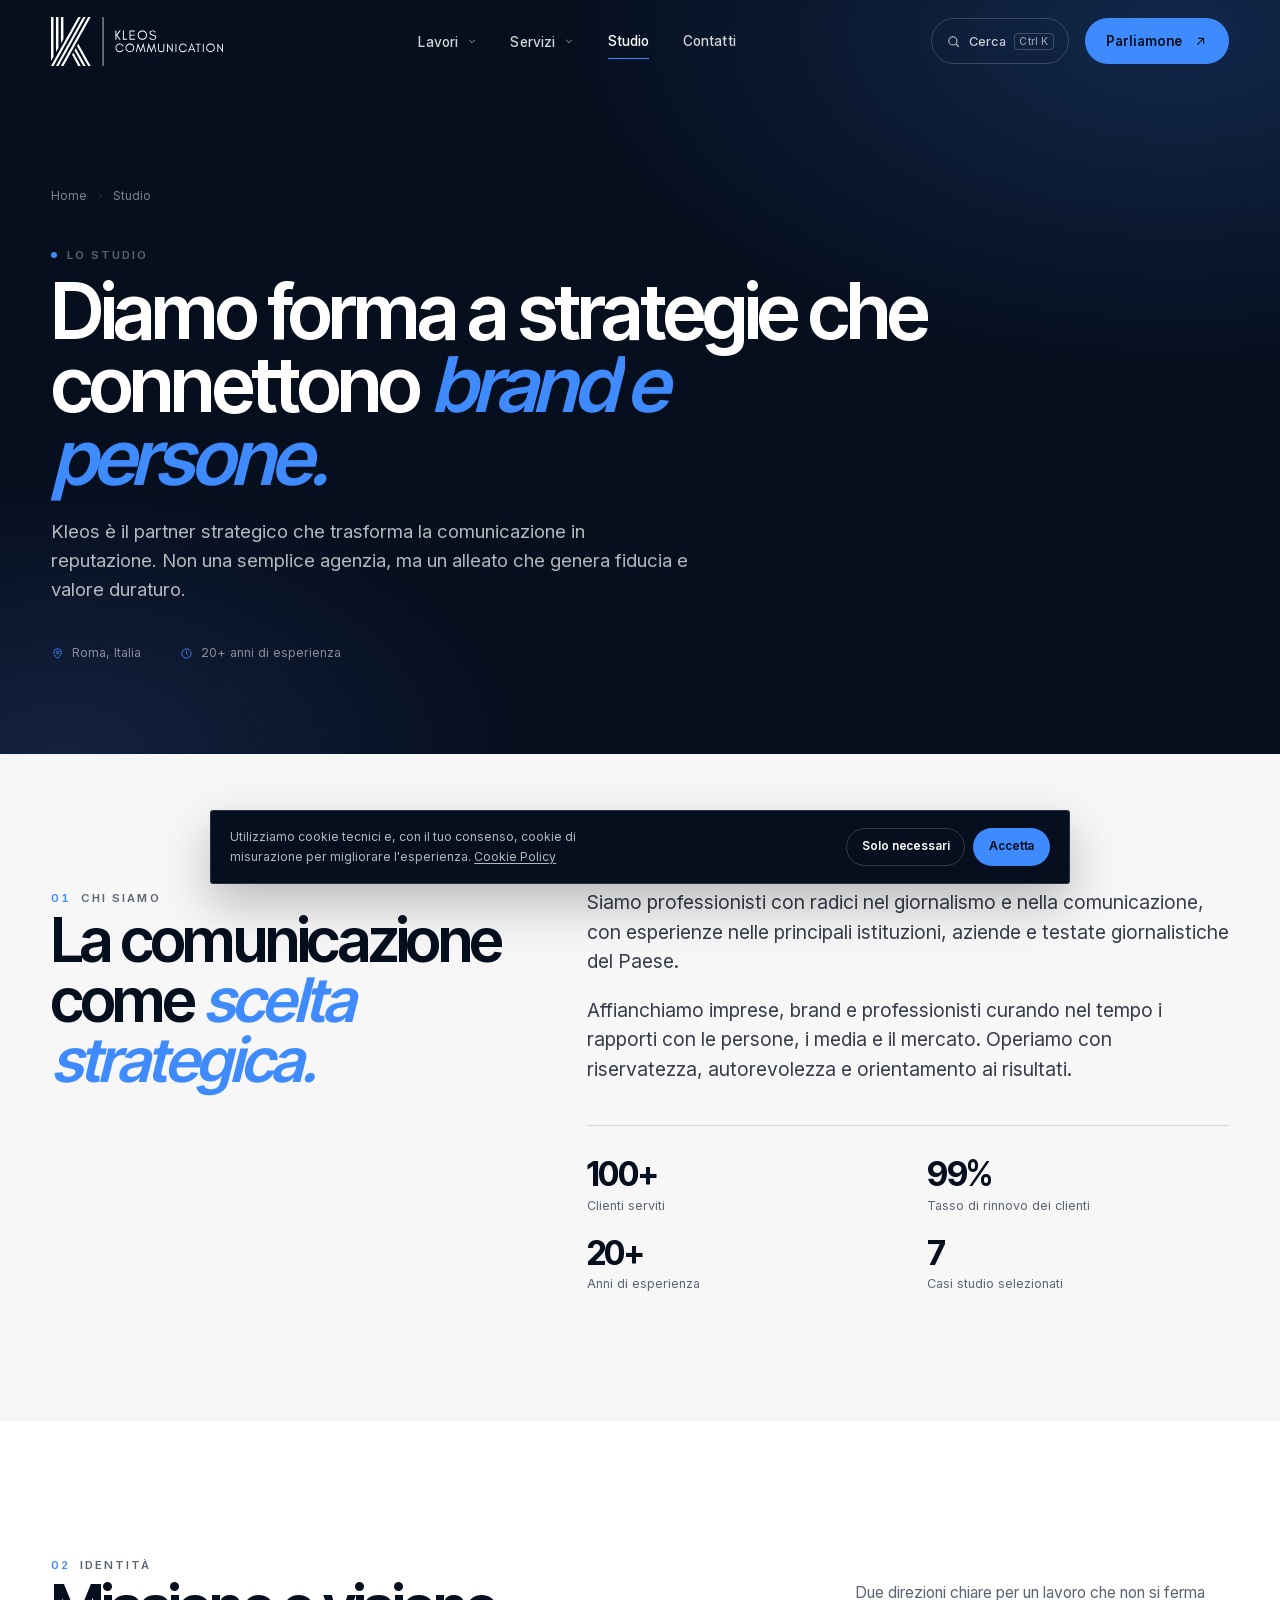
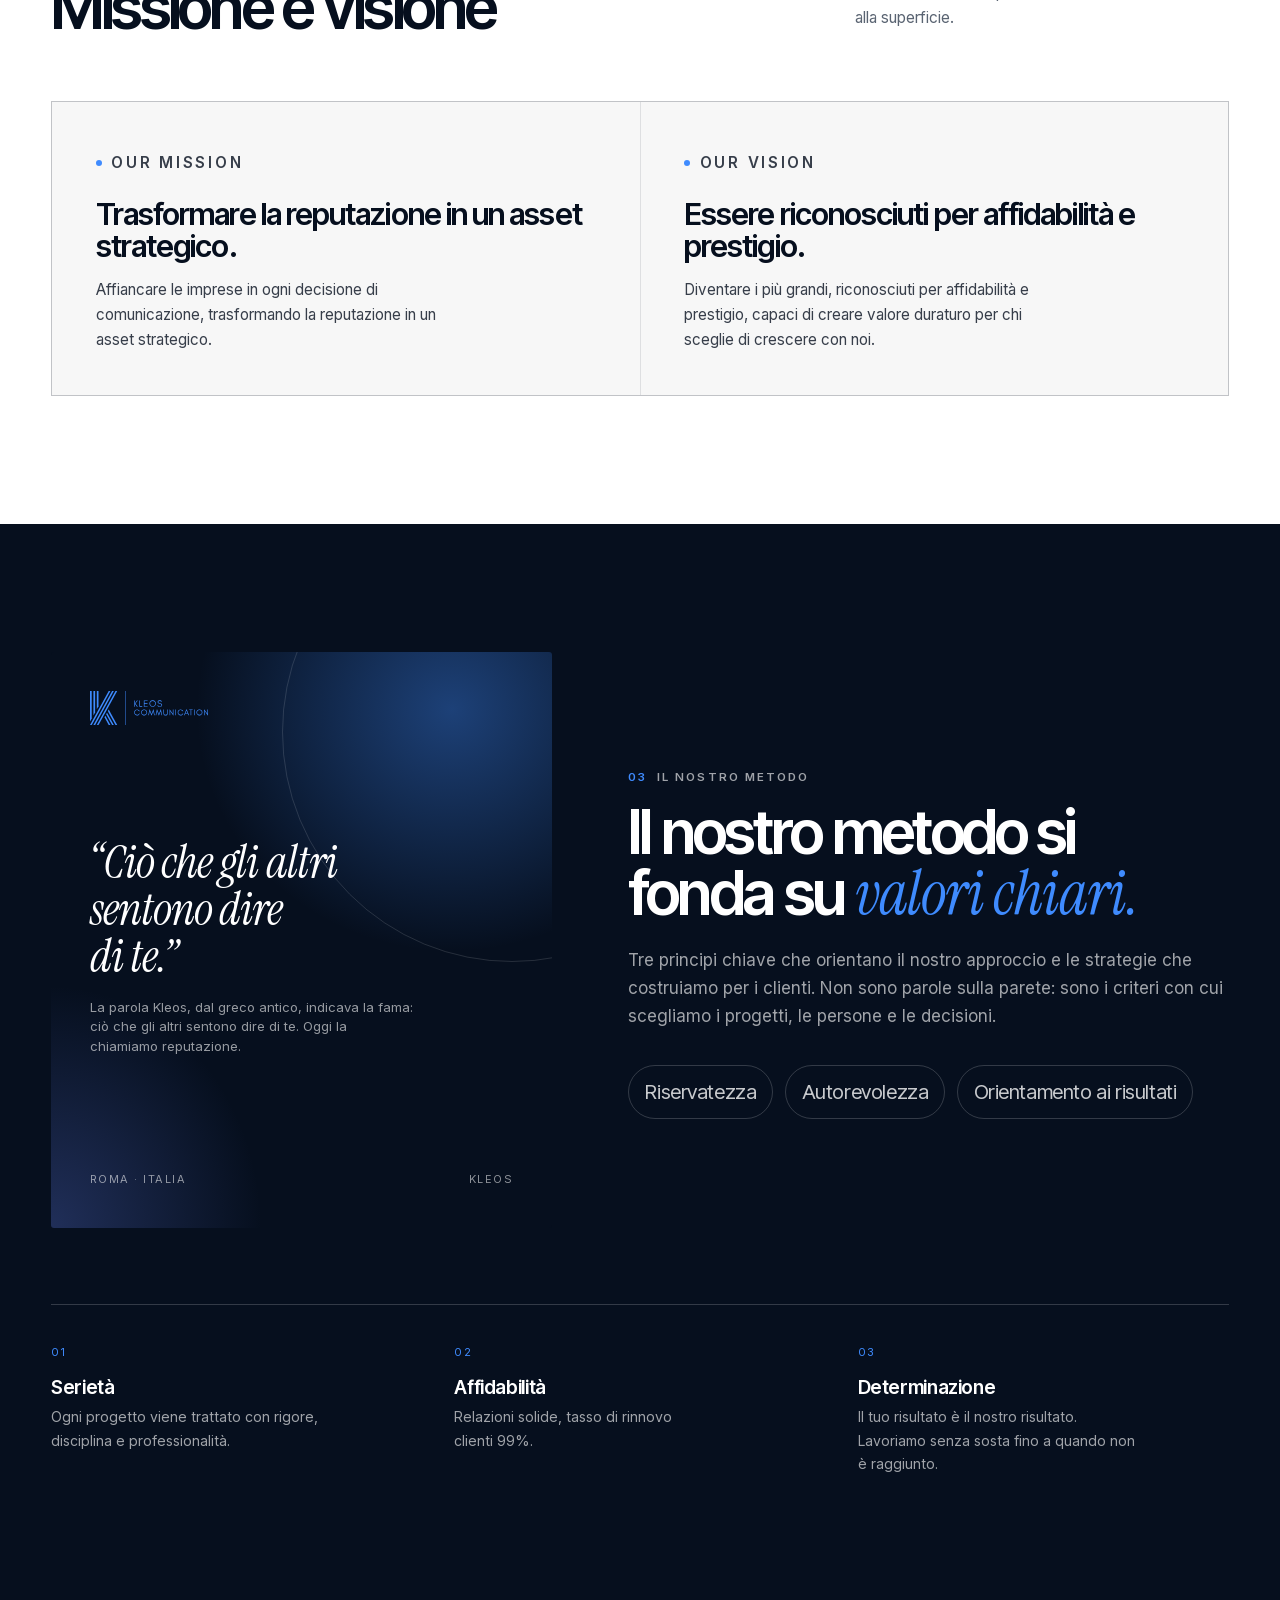
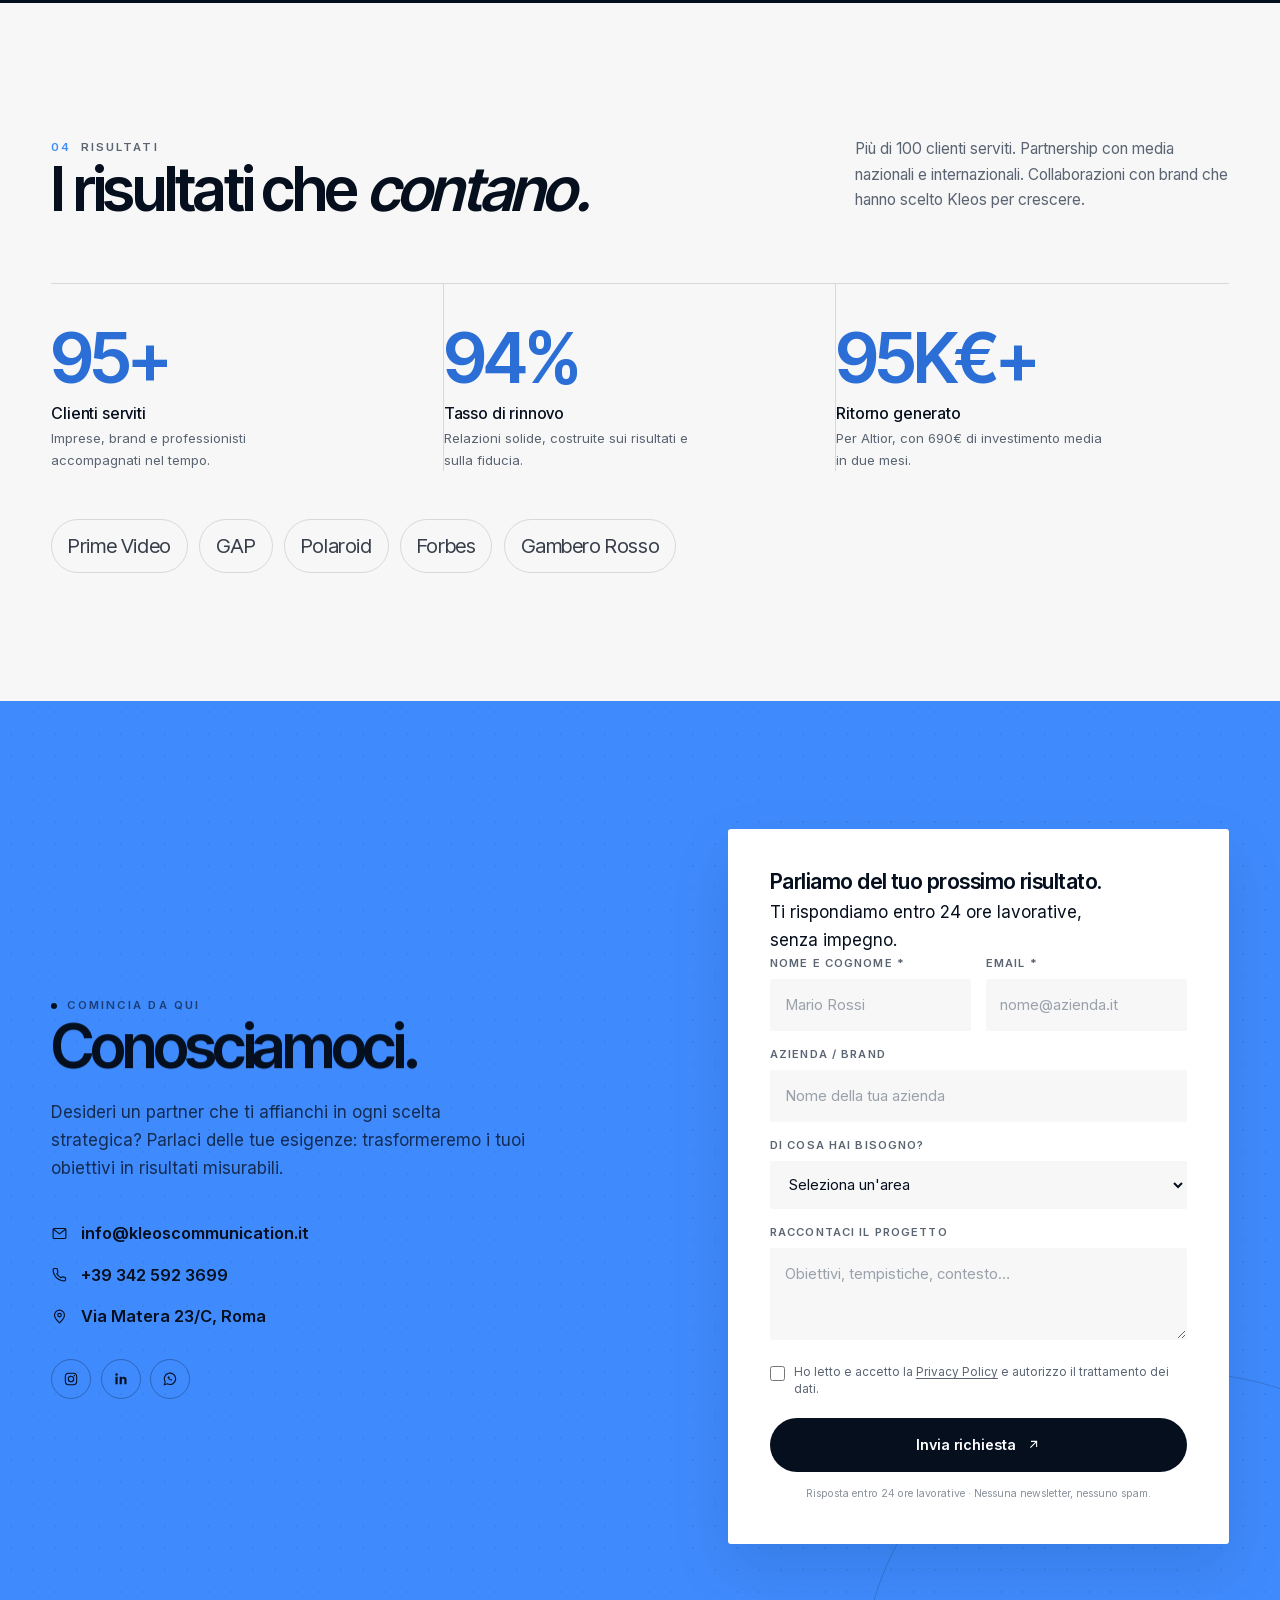
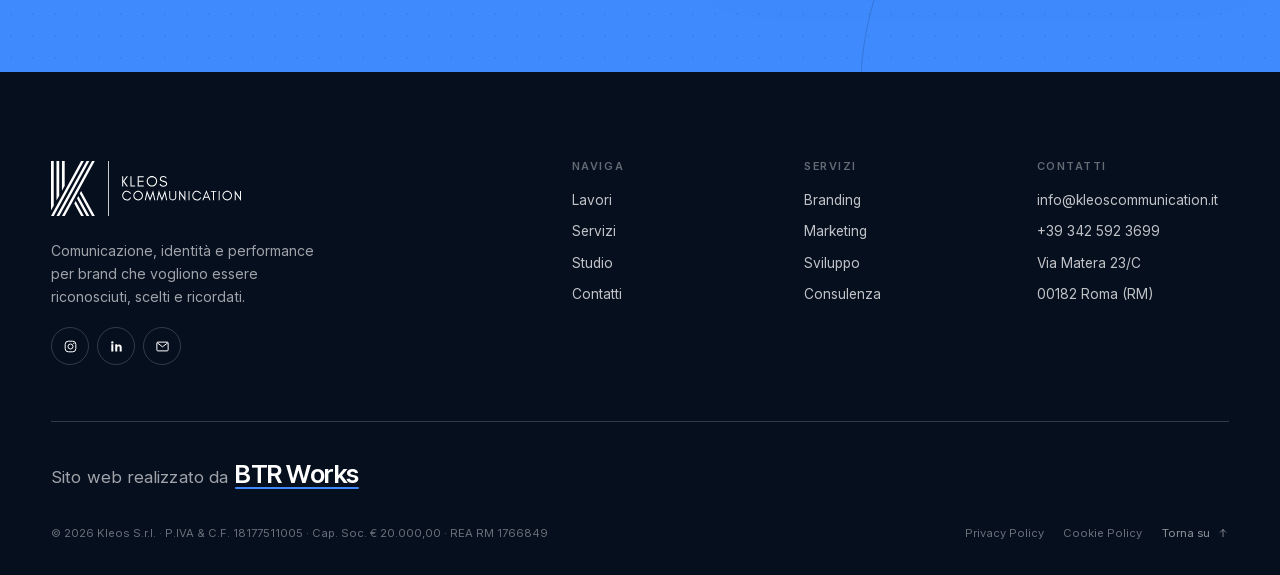
<file: studio.html>
<!DOCTYPE html>
<html lang="it">
<head>
  <meta charset="utf-8">
  <meta name="viewport" content="width=device-width, initial-scale=1">
  <title>Studio — Kleos Communication</title>
  <meta name="description" content="Kleos è il partner strategico che trasforma la comunicazione in reputazione. Scopri la missione, i valori e i risultati dello studio.">
  <link rel="canonical" href="https://kleoscommunication.com/studio.html">
  <meta name="theme-color" content="#060F1E">
  <meta property="og:type" content="website">
  <meta property="og:site_name" content="Kleos Communication">
  <meta property="og:locale" content="it_IT">
  <meta property="og:title" content="Studio — Kleos Communication">
  <meta property="og:description" content="Kleos è il partner strategico che trasforma la comunicazione in reputazione. Scopri la missione, i valori e i risultati dello studio.">
  <meta property="og:image" content="https://kleoscommunication.com/assets/og.jpg">
  <meta property="og:url" content="https://kleoscommunication.com/studio.html">
  <meta name="twitter:card" content="summary_large_image">
  <link rel="icon" href="assets/favicon.png" sizes="any">
  <link rel="apple-touch-icon" href="assets/favicon.png">
  
  <link rel="preload" href="assets/fonts/inter-variable.woff2" as="font" type="font/woff2" crossorigin>
  <link rel="preload" href="assets/fonts/inter-tight-variable.woff2" as="font" type="font/woff2" crossorigin>
  <link rel="preload" href="assets/fonts/instrument-serif-400-italic.woff2" as="font" type="font/woff2" crossorigin>
  <link rel="stylesheet" href="assets/css/style.css?v=56fd902e">
  
</head>
<body id="top" data-page="studio">
  <a class="skip-link" href="#main">Vai al contenuto</a>
  <div class="scroll-progress" aria-hidden="true"><span data-scroll-progress></span></div>
  <header class="site-header">
    <div class="site-header__inner">
      <a class="brand" href="index.html" aria-label="Kleos Communication — Home">
        <img src="assets/logo-white.svg" alt="Kleos Communication" width="172" height="50">
      </a>
      <nav class="site-nav" aria-label="Navigazione principale">
        <div class="nav-item" data-mega>
          <a class="nav-link nav-link--mega" href="lavori.html" aria-expanded="false" aria-haspopup="true">Lavori <svg viewBox="0 0 24 24" fill="none" stroke="currentColor" stroke-width="1.7" aria-hidden="true"><path d="m9 5 7 7-7 7"/></svg></a>
          <div class="mega" data-mega-panel>
            <div class="container mega__inner">
              <div class="mega__intro">
                <p class="eyebrow"><span class="dot"></span> Selected work</p>
                <h3>Progetti reali.<br><em>Trasformazioni.</em></h3>
                <p>Un viaggio nei brand che hanno scelto Kleos: identità, contenuti e performance.</p>
                <a class="link-arrow" href="lavori.html">Tutti i progetti <svg class="arrow" viewBox="0 0 24 24" fill="none" stroke="currentColor" stroke-width="1.7" aria-hidden="true"><path d="M7 17 17 7M8 7h9v9"/></svg></a>
              </div>
              <div class="mega__projects">
        <a class="mega-project" href="progetti/mastrociccia.html">
          <span class="mega-project__media"><img src="assets/media/mastrociccia-1-300-300-r1.webp" srcset="assets/media/mastrociccia-1-300-300-r1.webp 300w" sizes="96px" width="300" height="300" alt="" loading="lazy" decoding="async"></span>
          <span class="mega-project__body">
            <span class="mega-project__num">Strategy</span>
            <span class="mega-project__name">Mastrociccia</span>
            <span class="mega-project__result">+295% prenotazioni in 12 mesi</span>
          </span>
          <span class="mega-project__arrow" aria-hidden="true"><svg class="arrow" viewBox="0 0 24 24" fill="none" stroke="currentColor" stroke-width="1.7" aria-hidden="true"><path d="M7 17 17 7M8 7h9v9"/></svg></span>
        </a>
        <a class="mega-project" href="progetti/altior.html">
          <span class="mega-project__media"><img src="assets/media/altior-1-300-300-r1.webp" srcset="assets/media/altior-1-300-300-r1.webp 300w" sizes="96px" width="300" height="300" alt="" loading="lazy" decoding="async"></span>
          <span class="mega-project__body">
            <span class="mega-project__num">Lead generation</span>
            <span class="mega-project__name">Altior</span>
            <span class="mega-project__result">46 lead · 100.000€+ di ritorno</span>
          </span>
          <span class="mega-project__arrow" aria-hidden="true"><svg class="arrow" viewBox="0 0 24 24" fill="none" stroke="currentColor" stroke-width="1.7" aria-hidden="true"><path d="M7 17 17 7M8 7h9v9"/></svg></span>
        </a>
        <a class="mega-project" href="progetti/di-rienzo.html">
          <span class="mega-project__media"><img src="assets/media/di-rienzo-2-300-300-r1.webp" srcset="assets/media/di-rienzo-2-300-300-r1.webp 300w" sizes="96px" width="300" height="300" alt="" loading="lazy" decoding="async"></span>
          <span class="mega-project__body">
            <span class="mega-project__num">Strategy</span>
            <span class="mega-project__name">Di Rienzo</span>
            <span class="mega-project__result">70 anni di storia, una nuova percezione</span>
          </span>
          <span class="mega-project__arrow" aria-hidden="true"><svg class="arrow" viewBox="0 0 24 24" fill="none" stroke="currentColor" stroke-width="1.7" aria-hidden="true"><path d="M7 17 17 7M8 7h9v9"/></svg></span>
        </a></div>
            </div>
          </div>
        </div>
        <div class="nav-item" data-mega>
          <a class="nav-link nav-link--mega" href="servizi.html" aria-expanded="false" aria-haspopup="true">Servizi <svg viewBox="0 0 24 24" fill="none" stroke="currentColor" stroke-width="1.7" aria-hidden="true"><path d="m9 5 7 7-7 7"/></svg></a>
          <div class="mega mega--services" data-mega-panel>
            <div class="container mega__inner mega__inner--services">
              <div class="mega__intro">
                <p class="eyebrow"><span class="dot"></span> Cosa facciamo</p>
                <h3>Aree integrate.<br><em>Un unico obiettivo.</em></h3>
                <p>Branding, marketing e sviluppo lavorano insieme, non come compartimenti separati.</p>
                <a class="link-arrow" href="servizi.html">Tutti i servizi <svg class="arrow" viewBox="0 0 24 24" fill="none" stroke="currentColor" stroke-width="1.7" aria-hidden="true"><path d="M7 17 17 7M8 7h9v9"/></svg></a>
              </div>
              <div class="mega__services">
        <a class="mega-service" href="servizi.html#branding">
          <span class="mega-service__num">01</span>
          <span class="mega-service__body">
            <span class="mega-service__name">Branding</span>
            <span class="mega-service__desc">Un brand riconoscibile, coerente e difendibile in ogni punto di contatto.</span>
            <span class="mega-service__tags">Brand Strategy · Brand Identity · Visual Identity</span>
          </span>
          <span class="mega-service__arrow" aria-hidden="true"><svg class="arrow" viewBox="0 0 24 24" fill="none" stroke="currentColor" stroke-width="1.7" aria-hidden="true"><path d="M7 17 17 7M8 7h9v9"/></svg></span>
        </a>
        <a class="mega-service" href="servizi.html#marketing">
          <span class="mega-service__num">02</span>
          <span class="mega-service__body">
            <span class="mega-service__name">Marketing</span>
            <span class="mega-service__desc">Più visibilità, più lead qualificati, un ritorno misurabile sull'investimento.</span>
            <span class="mega-service__tags">Social Media · ADV & Performance · Influencer Marketing</span>
          </span>
          <span class="mega-service__arrow" aria-hidden="true"><svg class="arrow" viewBox="0 0 24 24" fill="none" stroke="currentColor" stroke-width="1.7" aria-hidden="true"><path d="M7 17 17 7M8 7h9v9"/></svg></span>
        </a>
        <a class="mega-service" href="servizi.html#sviluppo">
          <span class="mega-service__num">03</span>
          <span class="mega-service__body">
            <span class="mega-service__name">Sviluppo</span>
            <span class="mega-service__desc">Esperienze digitali veloci, accessibili e progettate per convertire.</span>
            <span class="mega-service__tags">UX/UI Design · Website · eCommerce</span>
          </span>
          <span class="mega-service__arrow" aria-hidden="true"><svg class="arrow" viewBox="0 0 24 24" fill="none" stroke="currentColor" stroke-width="1.7" aria-hidden="true"><path d="M7 17 17 7M8 7h9v9"/></svg></span>
        </a></div>
              <a class="mega__cta" href="contatti.html">
                <span class="eyebrow"><span class="dot"></span> Primo passo</span>
                <strong>Non sai da dove partire?</strong>
                <span class="mega__cta-link">Prenota una consulenza <svg class="arrow" viewBox="0 0 24 24" fill="none" stroke="currentColor" stroke-width="1.7" aria-hidden="true"><path d="M7 17 17 7M8 7h9v9"/></svg></span>
              </a>
            </div>
          </div>
        </div>
        <a class="nav-link" href="studio.html" aria-current="page">Studio</a>
        <a class="nav-link" href="contatti.html">Contatti</a>
      </nav>
      <div class="header-actions">
        <button class="header-search" type="button" data-search-open aria-label="Cerca nel sito" aria-haspopup="dialog">
          <svg viewBox="0 0 24 24" fill="none" stroke="currentColor" stroke-width="1.7" aria-hidden="true"><circle cx="11" cy="11" r="6.5"/><path d="m16 16 4.5 4.5"/></svg><span>Cerca</span><kbd>⌘K</kbd>
        </button>
        <a class="btn btn--primary btn--sm header-cta" href="contatti.html">Parliamone <svg class="arrow" viewBox="0 0 24 24" fill="none" stroke="currentColor" stroke-width="1.7" aria-hidden="true"><path d="M7 17 17 7M8 7h9v9"/></svg></a>
        <button class="nav-toggle" type="button" aria-label="Apri il menu" aria-expanded="false" aria-controls="mobile-nav"><span></span></button>
      </div>
    </div>
  </header>

  <div class="mobile-nav" id="mobile-nav">
    <div class="mobile-nav__top">
      <button class="mobile-nav__search" type="button" data-search-open>
        <svg viewBox="0 0 24 24" fill="none" stroke="currentColor" stroke-width="1.7" aria-hidden="true"><circle cx="11" cy="11" r="6.5"/><path d="m16 16 4.5 4.5"/></svg><span>Cerca progetti, servizi, pagine</span><kbd>⌘K</kbd>
      </button>
      <nav class="mobile-nav__links" aria-label="Navigazione mobile">
      <a href="lavori.html"><span>01</span>Lavori</a>
      <div class="mobile-nav__group">
        <a href="servizi.html"><span>02</span>Servizi</a>
        <div class="mobile-nav__sub">
          <a href="servizi.html#branding">Branding</a>
          <a href="servizi.html#marketing">Marketing</a>
          <a href="servizi.html#sviluppo">Sviluppo</a>
        </div>
      </div>
      <a href="studio.html" aria-current="page"><span>03</span>Studio</a>
      <a href="contatti.html"><span>04</span>Contatti</a></nav>
    </div>
    <div class="mobile-nav__foot">
      <a class="btn btn--primary" href="contatti.html">Parliamo del tuo progetto <svg class="arrow" viewBox="0 0 24 24" fill="none" stroke="currentColor" stroke-width="1.7" aria-hidden="true"><path d="M7 17 17 7M8 7h9v9"/></svg></a>
      <div class="mobile-nav__quick">
        <a href="tel:+393425923699"><svg viewBox="0 0 24 24" fill="none" stroke="currentColor" stroke-width="1.6" aria-hidden="true"><path d="M6.6 3.5h-2A1.6 1.6 0 0 0 3 5.1C3 13.9 10.1 21 18.9 21a1.6 1.6 0 0 0 1.6-1.6v-2a1.3 1.3 0 0 0-1-1.3l-3.2-.8a1.3 1.3 0 0 0-1.3.4l-1 1a14 14 0 0 1-5.7-5.7l1-1a1.3 1.3 0 0 0 .4-1.3L8.9 4.5a1.3 1.3 0 0 0-1.3-1Z"/></svg> Chiama</a>
        <a href="https://wa.me/393425923699" target="_blank" rel="noopener"><svg viewBox="0 0 24 24" fill="none" stroke="currentColor" stroke-width="1.6" aria-hidden="true"><path d="M20.5 11.7a8.5 8.5 0 0 1-12.6 7.5L3.5 20.5l1.3-4.3a8.5 8.5 0 1 1 15.7-4.5Z"/><path d="M8.6 8.2c-.3.6-.3 1.7.4 2.7a8 8 0 0 0 3.6 3c1 .4 1.8.4 2.2.1l.8-.8-1.9-1.1-.8.6a5.5 5.5 0 0 1-2-2l.7-.7-1-2c-.7 0-1.6.5-2 1.2Z" fill="currentColor" stroke="none"/></svg> WhatsApp</a>
        <a href="mailto:info@kleoscommunication.it"><svg viewBox="0 0 24 24" fill="none" stroke="currentColor" stroke-width="1.6" aria-hidden="true"><rect x="3" y="5" width="18" height="14" rx="1.5"/><path d="m3.5 6 8.5 6.5L20.5 6"/></svg> Email</a>
      </div>
      <div class="mobile-nav__contact">
        <a href="mailto:info@kleoscommunication.it">info@kleoscommunication.it</a>
        <a href="tel:+393425923699">+39 342 592 3699</a>
      </div>
    </div>
  </div>

  <div class="search-overlay" id="site-search" hidden>
    <div class="search-overlay__scrim" data-search-close></div>
    <div class="search-panel" role="dialog" aria-modal="true" aria-labelledby="search-label">
      <div class="search-panel__bar">
        <span class="search-panel__icon" aria-hidden="true"><svg viewBox="0 0 24 24" fill="none" stroke="currentColor" stroke-width="1.7" aria-hidden="true"><circle cx="11" cy="11" r="6.5"/><path d="m16 16 4.5 4.5"/></svg></span>
        <label class="sr-only" id="search-label" for="search-input">Cerca nel sito</label>
        <input class="search-panel__input" id="search-input" type="search" placeholder="Cerca progetti, servizi, pagine…" autocomplete="off" spellcheck="false" data-search-input aria-controls="search-results" aria-autocomplete="list">
        <button class="search-panel__close" type="button" data-search-close aria-label="Chiudi ricerca"><svg viewBox="0 0 24 24" fill="none" stroke="currentColor" stroke-width="1.7" aria-hidden="true"><path d="m6 6 12 12M18 6 6 18"/></svg></button>
      </div>
      <div class="search-panel__tools">
        <div class="search-chips" role="group" aria-label="Filtra i risultati per tipo" data-search-chips>
          <button class="search-chip" type="button" data-search-type="all" aria-pressed="true">Tutti</button>
          <button class="search-chip" type="button" data-search-type="Progetto" aria-pressed="false">Progetti</button>
          <button class="search-chip" type="button" data-search-type="Servizio" aria-pressed="false">Servizi</button>
          <button class="search-chip" type="button" data-search-type="Pagina" aria-pressed="false">Pagine</button>
        </div>
        <span class="search-panel__count" data-search-count aria-hidden="true"></span>
      </div>
      <div class="search-recent" data-search-recent hidden>
        <span class="search-panel__group">Ricerche recenti</span>
        <div class="search-recent__row" data-search-recent-row></div>
      </div>
      <div class="search-panel__body">
        <div class="search-panel__results" id="search-results" data-search-results role="listbox" aria-label="Risultati della ricerca"></div>
        <p class="sr-only" role="status" aria-live="polite" data-search-status></p>
        <aside class="search-panel__aside">
          <p class="search-panel__label">Scorciatoie</p>
          <a href="lavori.html"><span>Tutti i progetti</span><svg class="arrow" viewBox="0 0 24 24" fill="none" stroke="currentColor" stroke-width="1.7" aria-hidden="true"><path d="M7 17 17 7M8 7h9v9"/></svg></a>
          <a href="servizi.html"><span>Servizi</span><svg class="arrow" viewBox="0 0 24 24" fill="none" stroke="currentColor" stroke-width="1.7" aria-hidden="true"><path d="M7 17 17 7M8 7h9v9"/></svg></a>
          <a href="contatti.html"><span>Parla con noi</span><svg class="arrow" viewBox="0 0 24 24" fill="none" stroke="currentColor" stroke-width="1.7" aria-hidden="true"><path d="M7 17 17 7M8 7h9v9"/></svg></a>
          <div class="search-panel__cta">
            <p>Preferisci una conversazione?</p>
            <a href="tel:+393425923699"><svg viewBox="0 0 24 24" fill="none" stroke="currentColor" stroke-width="1.6" aria-hidden="true"><path d="M6.6 3.5h-2A1.6 1.6 0 0 0 3 5.1C3 13.9 10.1 21 18.9 21a1.6 1.6 0 0 0 1.6-1.6v-2a1.3 1.3 0 0 0-1-1.3l-3.2-.8a1.3 1.3 0 0 0-1.3.4l-1 1a14 14 0 0 1-5.7-5.7l1-1a1.3 1.3 0 0 0 .4-1.3L8.9 4.5a1.3 1.3 0 0 0-1.3-1Z"/></svg> +39 342 592 3699</a>
            <a href="mailto:info@kleoscommunication.it"><svg viewBox="0 0 24 24" fill="none" stroke="currentColor" stroke-width="1.6" aria-hidden="true"><rect x="3" y="5" width="18" height="14" rx="1.5"/><path d="m3.5 6 8.5 6.5L20.5 6"/></svg> info@kleoscommunication.it</a>
          </div>
        </aside>
      </div>
      <div class="search-panel__foot">
        <span><kbd>↑</kbd><kbd>↓</kbd> naviga</span>
        <span><kbd>↵</kbd> apri</span>
        <span><kbd>esc</kbd> chiudi</span>
      </div>
    </div>
  </div>
  <main id="main">
    
  <section class="page-hero">
    <div class="container page-hero__inner">
      <nav class="breadcrumb" aria-label="Percorso"><a href="index.html">Home</a><svg viewBox="0 0 24 24" fill="none" stroke="currentColor" stroke-width="1.7" aria-hidden="true"><path d="m9 5 7 7-7 7"/></svg><span>Studio</span></nav>
      <p class="eyebrow"><span class="dot"></span> Lo studio</p>
      <h1>Diamo forma a strategie che connettono <em>brand e persone.</em></h1>
      <p class="lead">Kleos è il partner strategico che trasforma la comunicazione in reputazione. Non una semplice agenzia, ma un alleato che genera fiducia e valore duraturo.</p>
      <div class="page-hero__meta"><span><svg viewBox="0 0 24 24" fill="none" stroke="currentColor" stroke-width="1.6" aria-hidden="true"><path d="M12 21s7-6.1 7-11a7 7 0 1 0-14 0c0 4.9 7 11 7 11Z"/><circle cx="12" cy="10" r="2.5"/></svg> Roma, Italia</span><span><svg viewBox="0 0 24 24" fill="none" stroke="currentColor" stroke-width="1.6" aria-hidden="true"><circle cx="12" cy="12" r="8.5"/><path d="M12 7v5l3 2"/></svg> 20+ anni di esperienza</span></div>
    </div>
  </section>

    <section class="section section--paper">
      <div class="container statement">
        <div class="reveal">
          <p class="eyebrow"><span class="num">01</span> Chi siamo</p>
          <h2 class="statement__title">La comunicazione come <em>scelta strategica.</em></h2>
        </div>
        <div class="statement__body reveal" style="--delay:80ms">
          <p class="body-copy">Siamo professionisti con radici nel giornalismo e nella comunicazione, con esperienze nelle principali istituzioni, aziende e testate giornalistiche del Paese.</p>
          <p class="body-copy">Affianchiamo imprese, brand e professionisti curando nel tempo i rapporti con le persone, i media e il mercato. Operiamo con riservatezza, autorevolezza e orientamento ai risultati.</p>
          <div class="pull-facts">
            <div><strong>100+</strong><span>Clienti serviti</span></div>
            <div><strong>99%</strong><span>Tasso di rinnovo dei clienti</span></div>
            <div><strong>20+</strong><span>Anni di esperienza</span></div>
            <div><strong>7</strong><span>Casi studio selezionati</span></div>
          </div>
        </div>
      </div>
    </section>

    <section class="section section--white">
      <div class="container">
        
      <div class="section-head">
        <div>
          <p class="eyebrow"><span class="num">02</span> Identità</p>
          <h2>Missione e visione</h2>
        </div>
        <div class="section-head__aside"><p>Due direzioni chiare per un lavoro che non si ferma alla superficie.</p></div>
      </div>
        <div class="mv-grid">
          <div class="mv-card reveal">
            <p class="eyebrow"><span class="dot"></span> Our mission</p>
            <h3>Trasformare la reputazione in un asset strategico.</h3>
            <p>Affiancare le imprese in ogni decisione di comunicazione, trasformando la reputazione in un asset strategico.</p>
          </div>
          <div class="mv-card reveal" style="--delay:80ms">
            <p class="eyebrow"><span class="dot"></span> Our vision</p>
            <h3>Essere riconosciuti per affidabilità e prestigio.</h3>
            <p>Diventare i più grandi, riconosciuti per affidabilità e prestigio, capaci di creare valore duraturo per chi sceglie di crescere con noi.</p>
          </div>
        </div>
      </div>
    </section>

    <section class="section section--ink">
      <div class="container">
        <div class="about-grid">
          <div class="about-visual reveal">
            <img src="assets/logo-blue.svg" alt="" width="118" height="34" aria-hidden="true">
            <div>
              <p class="about-visual__quote">“Ciò che gli altri sentono dire di te.”</p>
              <p class="about-visual__note">La parola Kleos, dal greco antico, indicava la fama: ciò che gli altri sentono dire di te. Oggi la chiamiamo reputazione.</p>
            </div>
            <div class="about-visual__foot"><span>Roma · Italia</span><span>Kleos</span></div>
          </div>
          <div class="reveal" style="--delay:80ms">
            <p class="eyebrow"><span class="num">03</span> Il nostro metodo</p>
            <h2 style="font-size:var(--fs-h2);line-height:.98;letter-spacing:-.045em;margin:.8rem 0 1.4rem;max-width:15ch">Il nostro metodo si fonda su <em class="serif text-blue">valori chiari.</em></h2>
            <p class="body-copy">Tre principi chiave che orientano il nostro approccio e le strategie che costruiamo per i clienti. Non sono parole sulla parete: sono i criteri con cui scegliamo i progetti, le persone e le decisioni.</p>
            <div class="partner-wall" style="margin-top:2.2rem"><span>Riservatezza</span><span>Autorevolezza</span><span>Orientamento ai risultati</span></div>
          </div>
        </div>
        <div class="values" style="margin-top:clamp(3rem,6vw,5rem)">
        <div class="value reveal" style="--delay:0ms">
          <span class="num">01</span>
          <h3>Serietà</h3>
          <p>Ogni progetto viene trattato con rigore, disciplina e professionalità.</p>
        </div>
        <div class="value reveal" style="--delay:80ms">
          <span class="num">02</span>
          <h3>Affidabilità</h3>
          <p>Relazioni solide, tasso di rinnovo clienti 99%.</p>
        </div>
        <div class="value reveal" style="--delay:160ms">
          <span class="num">03</span>
          <h3>Determinazione</h3>
          <p>Il tuo risultato è il nostro risultato. Lavoriamo senza sosta fino a quando non è raggiunto.</p>
        </div></div>
      </div>
    </section>

    <section class="section section--paper">
      <div class="container">
        
      <div class="section-head">
        <div>
          <p class="eyebrow"><span class="num">04</span> Risultati</p>
          <h2>I risultati che <em>contano.</em></h2>
        </div>
        <div class="section-head__aside"><p>Più di 100 clienti serviti. Partnership con media nazionali e internazionali. Collaborazioni con brand che hanno scelto Kleos per crescere.</p></div>
      </div>
        <div class="stats-band" style="border-top-color:var(--line)">
          <div class="stat" style="border-right-color:var(--line)">
            <strong style="color:var(--blue-dark)">100+</strong>
            <h3>Clienti serviti</h3>
            <p style="color:var(--muted)">Imprese, brand e professionisti accompagnati nel tempo.</p>
          </div>
          <div class="stat" style="border-right-color:var(--line)">
            <strong style="color:var(--blue-dark)">99%</strong>
            <h3>Tasso di rinnovo</h3>
            <p style="color:var(--muted)">Relazioni solide, costruite sui risultati e sulla fiducia.</p>
          </div>
          <div class="stat" style="border-right:0">
            <strong style="color:var(--blue-dark)">100K€+</strong>
            <h3>Ritorno generato</h3>
            <p style="color:var(--muted)">Per Altior, con 690€ di investimento media in due mesi.</p>
          </div>
        </div>
        <div class="partner-wall" style="margin-top:3rem"><span>Prime Video</span><span>GAP</span><span>Polaroid</span><span>Forbes</span><span>Gambero Rosso</span></div>
      </div>
    </section>

    
  <section class="section cta" id="contatti">
    
    <div class="container">
      <div class="cta__grid">
        <div class="cta__copy">
          <p class="eyebrow" style="color:rgba(6,15,30,.62)"><span class="dot" style="background:#060F1E"></span> Comincia da qui</p>
          <h2>Conosciamoci.</h2>
          <p>Desideri un partner che ti affianchi in ogni scelta strategica? Parlaci delle tue esigenze: trasformeremo i tuoi obiettivi in risultati misurabili.</p>
          
        <div class="cta__contacts">
          <a href="mailto:info@kleoscommunication.it"><svg viewBox="0 0 24 24" fill="none" stroke="currentColor" stroke-width="1.6" aria-hidden="true"><rect x="3" y="5" width="18" height="14" rx="1.5"/><path d="m3.5 6 8.5 6.5L20.5 6"/></svg> info@kleoscommunication.it</a>
          <a href="tel:+393425923699"><svg viewBox="0 0 24 24" fill="none" stroke="currentColor" stroke-width="1.6" aria-hidden="true"><path d="M6.6 3.5h-2A1.6 1.6 0 0 0 3 5.1C3 13.9 10.1 21 18.9 21a1.6 1.6 0 0 0 1.6-1.6v-2a1.3 1.3 0 0 0-1-1.3l-3.2-.8a1.3 1.3 0 0 0-1.3.4l-1 1a14 14 0 0 1-5.7-5.7l1-1a1.3 1.3 0 0 0 .4-1.3L8.9 4.5a1.3 1.3 0 0 0-1.3-1Z"/></svg> +39 342 592 3699</a>
          <a href="https://maps.google.com/?q=Via+Matera+23%2FC,+00182+Roma" target="_blank" rel="noopener"><svg viewBox="0 0 24 24" fill="none" stroke="currentColor" stroke-width="1.6" aria-hidden="true"><path d="M12 21s7-6.1 7-11a7 7 0 1 0-14 0c0 4.9 7 11 7 11Z"/><circle cx="12" cy="10" r="2.5"/></svg> Via Matera 23/C, Roma</a>
        </div>
        <div class="cta__social">
          <a href="https://www.instagram.com/kleoscommunication/" target="_blank" rel="noopener" aria-label="Instagram"><svg viewBox="0 0 24 24" fill="none" stroke="currentColor" stroke-width="1.6" aria-hidden="true"><rect x="3.5" y="3.5" width="17" height="17" rx="5"/><circle cx="12" cy="12" r="4"/><circle cx="17.2" cy="6.8" r="1" fill="currentColor" stroke="none"/></svg></a>
          <a href="https://www.linkedin.com/company/kleos-communication/" target="_blank" rel="noopener" aria-label="LinkedIn"><svg viewBox="0 0 24 24" fill="currentColor" aria-hidden="true"><path d="M6.9 8.5H3.7V20h3.2V8.5ZM5.3 3.5a1.9 1.9 0 1 0 0 3.8 1.9 1.9 0 0 0 0-3.8ZM20.3 13.3c0-3.1-1.7-4.6-4-4.6a3.5 3.5 0 0 0-3.1 1.7V8.5H10V20h3.2v-5.7c0-1.5.3-2.9 2.1-2.9 1.8 0 1.8 1.6 1.8 3V20h3.2v-6.7Z"/></svg></a>
          <a href="https://wa.me/393425923699" target="_blank" rel="noopener" aria-label="WhatsApp"><svg viewBox="0 0 24 24" fill="none" stroke="currentColor" stroke-width="1.6" aria-hidden="true"><path d="M20.5 11.7a8.5 8.5 0 0 1-12.6 7.5L3.5 20.5l1.3-4.3a8.5 8.5 0 1 1 15.7-4.5Z"/><path d="M8.6 8.2c-.3.6-.3 1.7.4 2.7a8 8 0 0 0 3.6 3c1 .4 1.8.4 2.2.1l.8-.8-1.9-1.1-.8.6a5.5 5.5 0 0 1-2-2l.7-.7-1-2c-.7 0-1.6.5-2 1.2Z" fill="currentColor" stroke="none"/></svg></a>
        </div>
        </div>
        
      <form class="lead-form" data-demo aria-label="Form di contatto">
        <div class="form-fields">
          <h3>Parliamo del tuo prossimo risultato.</h3>
          <p>Ti rispondiamo entro 24 ore lavorative, senza impegno.</p>
          <div class="form-row">
            <div class="field">
              <label for="nome-par">Nome e cognome *</label>
              <input id="nome-par" name="nome" type="text" autocomplete="name" placeholder="Mario Rossi" required>
            </div>
            <div class="field">
              <label for="email-par">Email *</label>
              <input id="email-par" name="email" type="email" autocomplete="email" placeholder="nome@azienda.it" required>
            </div>
          </div>
          <div class="field">
            <label for="azienda-par">Azienda / Brand</label>
            <input id="azienda-par" name="azienda" type="text" autocomplete="organization" placeholder="Nome della tua azienda">
          </div>
          <div class="field">
            <label for="servizio-par">Di cosa hai bisogno?</label>
            <select id="servizio-par" name="servizio">
              <option value="">Seleziona un'area</option>
              <option>Branding</option>
              <option>Marketing</option>
              <option>Sviluppo</option>
              <option>Consulenza strategica</option>
              <option>Non lo so ancora</option>
            </select>
          </div>
          <div class="field">
            <label for="messaggio-par">Raccontaci il progetto</label>
            <textarea id="messaggio-par" name="messaggio" placeholder="Obiettivi, tempistiche, contesto…"></textarea>
          </div>
          <label class="check">
            <input type="checkbox" name="privacy" required>
            <span>Ho letto e accetto la <a href="https://kleoscommunication.com/privacy-policy/" target="_blank" rel="noopener">Privacy Policy</a> e autorizzo il trattamento dei dati.</span>
          </label>
          <button class="btn btn--ink btn--block" type="submit">Invia richiesta <svg class="arrow" viewBox="0 0 24 24" fill="none" stroke="currentColor" stroke-width="1.7" aria-hidden="true"><path d="M7 17 17 7M8 7h9v9"/></svg></button>
          <p class="form-note">Risposta entro 24 ore lavorative · Nessuna newsletter, nessuno spam.</p>
        </div>
        <div class="form-success" role="status">
          <svg viewBox="0 0 24 24" fill="none" stroke="currentColor" stroke-width="1.8" aria-hidden="true"><path d="m5 12 4.5 4.5L19 7"/></svg>
          <h3>Richiesta inviata.</h3>
          <p>Grazie, ti ricontatteremo entro 24 ore lavorative.</p>
        </div>
      </form>
      </div>
    </div>
  </section>
  </main>

  <footer class="site-footer">
    <div class="container">
      <div class="footer-top">
        <div class="footer-brand">
          <img src="assets/logo-white.svg" alt="Kleos Communication" width="190" height="55">
          <p>Comunicazione, identità e performance per brand che vogliono essere riconosciuti, scelti e ricordati.</p>
          <div class="footer-social">
            <a href="https://www.instagram.com/kleoscommunication/" target="_blank" rel="noopener" aria-label="Instagram"><svg viewBox="0 0 24 24" fill="none" stroke="currentColor" stroke-width="1.6" aria-hidden="true"><rect x="3.5" y="3.5" width="17" height="17" rx="5"/><circle cx="12" cy="12" r="4"/><circle cx="17.2" cy="6.8" r="1" fill="currentColor" stroke="none"/></svg></a>
            <a href="https://www.linkedin.com/company/kleos-communication/" target="_blank" rel="noopener" aria-label="LinkedIn"><svg viewBox="0 0 24 24" fill="currentColor" aria-hidden="true"><path d="M6.9 8.5H3.7V20h3.2V8.5ZM5.3 3.5a1.9 1.9 0 1 0 0 3.8 1.9 1.9 0 0 0 0-3.8ZM20.3 13.3c0-3.1-1.7-4.6-4-4.6a3.5 3.5 0 0 0-3.1 1.7V8.5H10V20h3.2v-5.7c0-1.5.3-2.9 2.1-2.9 1.8 0 1.8 1.6 1.8 3V20h3.2v-6.7Z"/></svg></a>
            <a href="mailto:info@kleoscommunication.it" aria-label="Email"><svg viewBox="0 0 24 24" fill="none" stroke="currentColor" stroke-width="1.6" aria-hidden="true"><rect x="3" y="5" width="18" height="14" rx="1.5"/><path d="m3.5 6 8.5 6.5L20.5 6"/></svg></a>
          </div>
        </div>
        <div class="footer-col">
          <h4>Naviga</h4>
          <ul>
            <li><a href="lavori.html">Lavori</a></li>
            <li><a href="servizi.html">Servizi</a></li>
            <li><a href="studio.html">Studio</a></li>
            <li><a href="contatti.html">Contatti</a></li>
          </ul>
        </div>
        <div class="footer-col">
          <h4>Servizi</h4>
          <ul>
            <li><a href="servizi.html#branding">Branding</a></li>
            <li><a href="servizi.html#marketing">Marketing</a></li>
            <li><a href="servizi.html#sviluppo">Sviluppo</a></li>
            <li><a href="contatti.html">Consulenza</a></li>
          </ul>
        </div>
        <div class="footer-col">
          <h4>Contatti</h4>
          <ul>
            <li><a href="mailto:info@kleoscommunication.it">info@kleoscommunication.it</a></li>
            <li><a href="tel:+393425923699">+39 342 592 3699</a></li>
            <li>Via Matera 23/C</li>
            <li>00182 Roma (RM)</li>
          </ul>
        </div>
      </div>
      <div class="footer-credit">
        <p>Sito web realizzato da <a href="https://btrworks.it" target="_blank" rel="noopener">BTR Works</a></p>
      </div>
      <div class="footer-bottom">
        <p>© <span data-year>2026</span> Kleos S.r.l. · P.IVA &amp; C.F. 18177511005 · Cap. Soc. € 20.000,00 · REA RM 1766849</p>
        <div class="footer-bottom__legal">
          <a href="https://kleoscommunication.com/privacy-policy/" target="_blank" rel="noopener">Privacy Policy</a>
          <a href="https://kleoscommunication.com/cookie-policy/" target="_blank" rel="noopener">Cookie Policy</a>
          <a class="back-top" href="#top">Torna su <svg viewBox="0 0 24 24" fill="none" stroke="currentColor" stroke-width="1.7" aria-hidden="true"><path d="M12 20V5M6 11l6-6 6 6"/></svg></a>
        </div>
      </div>
    </div>
  </footer>
  <div class="cookie-bar" id="cookie-bar" role="region" aria-label="Preferenze cookie">
    <p>Utilizziamo cookie tecnici e, con il tuo consenso, cookie di misurazione per migliorare l'esperienza. <a href="https://kleoscommunication.com/cookie-policy/" target="_blank" rel="noopener">Cookie Policy</a></p>
    <div class="cookie-bar__actions">
      <button class="btn btn--ghost" type="button" data-cookie="necessary">Solo necessari</button>
      <button class="btn btn--primary" type="button" data-cookie="all">Accetta</button>
    </div>
  </div>
  <aside class="conv-dock" data-conv-dock hidden aria-label="Contatto rapido">
    <button class="conv-dock__close" type="button" data-conv-close aria-label="Chiudi il promemoria"><svg viewBox="0 0 24 24" fill="none" stroke="currentColor" stroke-width="1.7" aria-hidden="true"><path d="m6 6 12 12M18 6 6 18"/></svg></button>
    <div class="conv-dock__copy">
      <p class="conv-dock__eyebrow"><span class="dot"></span> Il prossimo caso studio</p>
      <p class="conv-dock__title">Può essere <em>il tuo.</em></p>
    </div>
    <div class="conv-dock__actions">
      <a class="btn btn--primary btn--sm" href="contatti.html">Parliamone <svg class="arrow" viewBox="0 0 24 24" fill="none" stroke="currentColor" stroke-width="1.7" aria-hidden="true"><path d="M7 17 17 7M8 7h9v9"/></svg></a>
      <a class="conv-dock__icon" href="https://wa.me/393425923699" target="_blank" rel="noopener" aria-label="Scrivici su WhatsApp"><svg viewBox="0 0 24 24" fill="none" stroke="currentColor" stroke-width="1.6" aria-hidden="true"><path d="M20.5 11.7a8.5 8.5 0 0 1-12.6 7.5L3.5 20.5l1.3-4.3a8.5 8.5 0 1 1 15.7-4.5Z"/><path d="M8.6 8.2c-.3.6-.3 1.7.4 2.7a8 8 0 0 0 3.6 3c1 .4 1.8.4 2.2.1l.8-.8-1.9-1.1-.8.6a5.5 5.5 0 0 1-2-2l.7-.7-1-2c-.7 0-1.6.5-2 1.2Z" fill="currentColor" stroke="none"/></svg></a>
      <a class="conv-dock__icon" href="tel:+393425923699" aria-label="Chiamaci"><svg viewBox="0 0 24 24" fill="none" stroke="currentColor" stroke-width="1.6" aria-hidden="true"><path d="M6.6 3.5h-2A1.6 1.6 0 0 0 3 5.1C3 13.9 10.1 21 18.9 21a1.6 1.6 0 0 0 1.6-1.6v-2a1.3 1.3 0 0 0-1-1.3l-3.2-.8a1.3 1.3 0 0 0-1.3.4l-1 1a14 14 0 0 1-5.7-5.7l1-1a1.3 1.3 0 0 0 .4-1.3L8.9 4.5a1.3 1.3 0 0 0-1.3-1Z"/></svg></a>
    </div>
  </aside>
  <script type="application/json" id="kleos-search-data">[{"type": "Pagina", "title": "Home", "desc": "Studio di comunicazione a Roma: strategia, identità e performance.", "url": "index.html", "tags": ""}, {"type": "Pagina", "title": "Lavori", "desc": "Casi studio e trasformazioni reali: tutti i progetti Kleos.", "url": "lavori.html", "tags": ""}, {"type": "Pagina", "title": "Servizi", "desc": "Branding, marketing e sviluppo digitale: aree integrate.", "url": "servizi.html", "tags": ""}, {"type": "Pagina", "title": "Studio", "desc": "Chi siamo, missione, valori e risultati di Kleos Communication.", "url": "studio.html", "tags": ""}, {"type": "Pagina", "title": "Contatti", "desc": "Parliamo del tuo prossimo risultato. Risposta entro 24 ore.", "url": "contatti.html", "tags": ""}, {"type": "Progetto", "title": "Osteria Mastrociccia", "desc": "Da semplice osteria romana a “place to be” nel cuore di Roma.", "url": "progetti/mastrociccia.html", "tags": "Strategy, Performance", "meta": "+295% prenotazioni in 12 mesi", "thumb": "assets/media/mastrociccia-1-160-160-r1.webp"}, {"type": "Progetto", "title": "Altior", "desc": "Performance marketing per il settore ristrutturazioni.", "url": "progetti/altior.html", "tags": "Lead generation, Strategy", "meta": "46 lead · 100.000€+ di ritorno", "thumb": "assets/media/altior-1-160-160-r1.webp"}, {"type": "Progetto", "title": "Ristorante Di Rienzo", "desc": "Un riposizionamento strategico per un'icona di Roma.", "url": "progetti/di-rienzo.html", "tags": "Strategy, Performance", "meta": "70 anni di storia, una nuova percezione", "thumb": "assets/media/di-rienzo-2-160-160-r1.webp"}, {"type": "Progetto", "title": "Builty App", "desc": "Un'identità nata dall'efficienza.", "url": "progetti/builty.html", "tags": "Branding", "meta": "Brand identity · Ecosistema visivo", "thumb": "assets/media/builty-app-2-160-160-r1.webp"}, {"type": "Progetto", "title": "Pasqualino al Colosseo", "desc": "Un'identità radicata nella storia di Roma.", "url": "progetti/pasqualino-al-colosseo.html", "tags": "Branding", "meta": "Dal 1956 · Identità e tone of voice", "thumb": "assets/media/pasqualino-al-colosseo-2-160-160-r1.webp"}, {"type": "Progetto", "title": "Ristorante Pancrazio", "desc": "Un'identità che nasce dalla storia.", "url": "progetti/pancrazio.html", "tags": "Branding", "meta": "Brand identity · Genius loci", "thumb": "assets/media/pancrazio-2-1-160-160-r1.webp"}, {"type": "Progetto", "title": "Taverna Urbana", "desc": "Un'identità che custodisce verità.", "url": "progetti/taverna-urbana.html", "tags": "Branding", "meta": "Brand identity · Strategia di territorio", "thumb": "assets/media/taverna-urbana-1-160-160-r1.webp"}, {"type": "Servizio", "title": "Branding", "desc": "Un brand riconoscibile, coerente e difendibile in ogni punto di contatto.", "url": "servizi.html#branding", "tags": "Brand Strategy, Brand Identity, Visual Identity, Content Production, Art Direction, Motion Graphic", "meta": "Servizi"}, {"type": "Servizio", "title": "Marketing", "desc": "Più visibilità, più lead qualificati, un ritorno misurabile sull'investimento.", "url": "servizi.html#marketing", "tags": "Social Media, ADV & Performance, Influencer Marketing, Digital Strategy, Meta Ads & Google Ads", "meta": "Servizi"}, {"type": "Servizio", "title": "Sviluppo", "desc": "Esperienze digitali veloci, accessibili e progettate per convertire.", "url": "servizi.html#sviluppo", "tags": "UX/UI Design, Website, eCommerce", "meta": "Servizi"}]</script>
  <script type="speculationrules">{"prerender":[{"source":"document","where":{"href_matches":"/*"},"eagerness":"moderate"}]}</script>
  <script src="assets/js/main.js?v=7bcdff20" defer></script>
</body>
</html>
</file>
<file: assets/css/style.css>
/* ==========================================================================
   KLEOS COMMUNICATION — Design System 2026
   Palette originale preservata: #060F1E · #3F8BFE · #516AC7 · #F7F7F7
   ========================================================================== */

/* ---------- Fonts ---------- */
/* ---------- Fonts (self-hosted, variable) ---------- */
@font-face {
  font-family: 'Inter Tight';
  src: url('../fonts/inter-tight-variable.woff2') format('woff2');
  font-weight: 100 900;
  font-style: normal;
  font-display: swap;
}
@font-face {
  font-family: 'Inter';
  src: url('../fonts/inter-variable.woff2') format('woff2');
  font-weight: 100 900;
  font-style: normal;
  font-display: swap;
}
@font-face {
  font-family: 'Instrument Serif';
  src: url('../fonts/instrument-serif-400.woff2') format('woff2');
  font-weight: 400;
  font-style: normal;
  font-display: swap;
}
@font-face {
  font-family: 'Instrument Serif';
  src: url('../fonts/instrument-serif-400-italic.woff2') format('woff2');
  font-weight: 400;
  font-style: italic;
  font-display: swap;
}

/* ---------- Tokens ---------- */
:root {
  --ink: #060F1E;
  --ink-80: rgba(6, 15, 30, .8);
  --ink-60: rgba(6, 15, 30, .6);
  --blue: #3F8BFE;
  --blue-dark: #2B6FD6;
  --indigo: #516AC7;
  --paper: #F7F7F7;
  --white: #fff;
  --muted: #5A6472;
  --muted-light: rgba(255, 255, 255, .62);
  --line: rgba(6, 15, 30, .13);
  --line-strong: rgba(6, 15, 30, .26);
  --line-light: rgba(255, 255, 255, .18);

  --font-display: 'Inter Tight', 'Helvetica Neue', Helvetica, Arial, sans-serif;
  --font-body: 'Inter', 'Helvetica Neue', Helvetica, Arial, sans-serif;
  --font-serif: 'Instrument Serif', Georgia, 'Times New Roman', serif;

  --fs-hero: clamp(2.9rem, 6.6vw, 6.5rem);
  --fs-h1: clamp(2.6rem, 6vw, 5.6rem);
  --fs-h2: clamp(2.1rem, 4.4vw, 4rem);
  --fs-h3: clamp(1.35rem, 2vw, 1.8rem);
  --fs-lead: clamp(1.05rem, 1.45vw, 1.28rem);
  --fs-body: 1.0625rem;
  --fs-small: .875rem;
  --fs-micro: .72rem;

  --space-section: clamp(5rem, 10vw, 9rem);
  --gutter: clamp(1.15rem, 4vw, 4rem);
  --max: 1440px;
  --header-h: 84px;
  --radius: 3px;
  --ease: cubic-bezier(.22, .61, .36, 1);
  --ease-out: cubic-bezier(.16, 1, .3, 1);
}

/* ---------- Reset ---------- */
*, *::before, *::after { box-sizing: border-box; }
* { margin: 0; }
html { scroll-behavior: smooth; -webkit-text-size-adjust: 100%; }
body {
  font-family: var(--font-body);
  font-size: var(--fs-body);
  line-height: 1.65;
  color: var(--ink);
  background: var(--paper);
  -webkit-font-smoothing: antialiased;
  text-rendering: optimizeLegibility;
  overflow-x: hidden;
}
img, svg, video { display: block; max-width: 100%; }
img { height: auto; }
button, input, textarea, select { font: inherit; color: inherit; }
button { cursor: pointer; background: none; border: 0; }
a { color: inherit; text-decoration: none; }
ul, ol { list-style: none; padding: 0; }
h1, h2, h3, h4 { font-family: var(--font-display); font-weight: 600; line-height: 1.02; letter-spacing: -.035em; }
p { text-wrap: pretty; }
::selection { background: var(--blue); color: var(--ink); }
:focus-visible { outline: 2px solid var(--blue); outline-offset: 3px; }
[hidden] { display: none !important; }

.skip-link {
  position: fixed; top: 12px; left: 12px; z-index: 999;
  background: var(--blue); color: var(--ink); padding: .7rem 1.1rem;
  font-size: var(--fs-small); font-weight: 600; transform: translateY(-160%);
  transition: transform .2s;
}
.skip-link:focus { transform: none; }

/* ---------- Layout ---------- */
.container { width: min(100% - (var(--gutter) * 2), var(--max)); margin-inline: auto; }
.container--narrow { width: min(100% - (var(--gutter) * 2), 980px); margin-inline: auto; }
.section { padding-block: var(--space-section); }
.section--tight { padding-block: clamp(3.5rem, 6vw, 6rem); }
.section--paper { background: var(--paper); }
.section--white { background: var(--white); }
.section--ink { background: var(--ink); color: var(--white); }
.section--blue { background: var(--blue); color: var(--ink); }

.grid { display: grid; gap: clamp(1.5rem, 3vw, 3.5rem); }
.grid-2 { grid-template-columns: repeat(2, 1fr); }
.grid-3 { grid-template-columns: repeat(3, 1fr); }
.grid-12 { grid-template-columns: repeat(12, 1fr); }

/* ---------- Type utilities ---------- */
.eyebrow {
  font-family: var(--font-body);
  font-size: var(--fs-micro);
  font-weight: 600;
  text-transform: uppercase;
  letter-spacing: .18em;
  color: var(--muted);
  display: inline-flex;
  align-items: center;
  gap: .6rem;
}
.section--ink .eyebrow, .hero .eyebrow { color: var(--muted-light); }
.eyebrow .dot { width: 6px; height: 6px; border-radius: 50%; background: var(--blue); flex: none; }
.eyebrow .num { color: var(--blue); font-feature-settings: 'tnum'; }

.display em, .serif { font-family: var(--font-serif); font-style: italic; font-weight: 400; letter-spacing: -.015em; }
.text-blue { color: var(--blue); }
.lead { font-size: var(--fs-lead); line-height: 1.55; color: var(--ink-80); max-width: 58ch; }
.section--ink .lead { color: var(--muted-light); }
.body-copy { color: var(--ink-80); max-width: 66ch; }
.body-copy + .body-copy { margin-top: 1.15rem; }
.section--ink .body-copy { color: var(--muted-light); }
.muted { color: var(--muted); }

.section-head {
  display: flex; align-items: flex-end; justify-content: space-between;
  gap: 2rem; margin-bottom: clamp(2.5rem, 5vw, 4.5rem);
}
.section-head h2 { max-width: 16ch; font-size: var(--fs-h2); line-height: .98; letter-spacing: -.045em; }
.section-head__aside { max-width: 34ch; padding-bottom: .4rem; }
.section-head__aside p { color: var(--muted); font-size: .97rem; }
.section--ink .section-head__aside p { color: var(--muted-light); }

/* ---------- Buttons & links ---------- */
.btn {
  display: inline-flex; align-items: center; justify-content: center; gap: .65rem;
  min-height: 52px; padding: .9rem 1.6rem;
  border-radius: 999px;
  font-family: var(--font-body); font-size: .9rem; font-weight: 600;
  letter-spacing: -.005em; white-space: nowrap;
  border: 1px solid transparent;
  transition: background .25s var(--ease), color .25s var(--ease), border-color .25s var(--ease), transform .25s var(--ease);
}
.btn .arrow { width: 15px; height: 15px; transition: transform .3s var(--ease-out); }
.btn > svg:not(.arrow) { width: 16px; height: 16px; flex: none; }
.btn:hover .arrow { transform: translate(3px, -3px); }
.btn--primary { background: var(--blue); color: var(--ink); }
.btn--primary:hover { background: var(--white); }
.btn--ink { background: var(--ink); color: var(--white); }
.btn--ink:hover { background: var(--blue); color: var(--ink); }
.btn--ghost { border-color: var(--line-light); color: var(--white); }
.btn--ghost:hover { background: rgba(255, 255, 255, .08); border-color: rgba(255, 255, 255, .45); }
.btn--outline { border-color: var(--line-strong); color: var(--ink); }
.btn--outline:hover { background: var(--ink); color: var(--white); border-color: var(--ink); }
.btn--sm { min-height: 44px; padding: .65rem 1.25rem; font-size: .84rem; }
.btn--block { width: 100%; }

.link-arrow {
  display: inline-flex; align-items: center; gap: .55rem;
  font-size: .88rem; font-weight: 600; letter-spacing: .01em;
  border-bottom: 1px solid var(--line-strong); padding-bottom: .28rem;
  transition: color .25s, border-color .25s;
}
.link-arrow svg { width: 14px; height: 14px; transition: transform .3s var(--ease-out); }
.link-arrow:hover { color: var(--blue-dark); border-color: var(--blue-dark); }
.link-arrow:hover svg { transform: translate(3px, -3px); }
.section--ink .link-arrow { border-color: var(--line-light); }
.section--ink .link-arrow:hover { color: var(--blue); border-color: var(--blue); }

/* ---------- Header ---------- */
.site-header {
  position: fixed; inset: 0 0 auto 0; z-index: 100;
  height: var(--header-h);
  display: flex; align-items: center;
  color: var(--white);
  transition: background .35s var(--ease), height .35s var(--ease), border-color .35s;
  border-bottom: 1px solid transparent;
}
.site-header__inner {
  width: min(100% - (var(--gutter) * 2), var(--max)); margin-inline: auto;
  display: flex; align-items: center; justify-content: space-between; gap: 2rem;
}
.site-header.is-solid {
  background: rgba(6, 15, 30, .92);
  -webkit-backdrop-filter: blur(14px); backdrop-filter: blur(14px);
  height: 68px;
  border-bottom-color: rgba(255, 255, 255, .09);
}
.brand { display: flex; align-items: center; flex: none; }
.brand img { width: 172px; height: auto; }
.site-nav { display: flex; align-items: center; gap: clamp(1.2rem, 2.6vw, 2.6rem); }
.site-nav a {
  font-size: .85rem; font-weight: 500; letter-spacing: .01em;
  color: rgba(255, 255, 255, .82); position: relative; padding-block: .4rem;
  transition: color .2s;
}
.site-nav a::after {
  content: ''; position: absolute; left: 0; bottom: 0; width: 100%; height: 1px;
  background: var(--blue); transform: scaleX(0); transform-origin: right;
  transition: transform .35s var(--ease-out);
}
.site-nav a:hover, .site-nav a[aria-current="page"] { color: var(--white); }
.site-nav a:hover::after, .site-nav a[aria-current="page"]::after { transform: scaleX(1); transform-origin: left; }
.header-actions { display: flex; align-items: center; gap: 1rem; }
.header-actions .btn { min-height: 46px; }
.nav-toggle {
  display: none; width: 46px; height: 46px; border: 1px solid var(--line-light);
  border-radius: 50%; align-items: center; justify-content: center;
}
.nav-toggle span { display: block; width: 18px; height: 1.5px; background: currentColor; position: relative; }
.nav-toggle span::before, .nav-toggle span::after {
  content: ''; position: absolute; left: 0; width: 18px; height: 1.5px; background: currentColor;
  transition: transform .3s var(--ease);
}
.nav-toggle span::before { top: -5px; }
.nav-toggle span::after { top: 5px; }
body.nav-open .nav-toggle span { background: transparent; }
body.nav-open .nav-toggle span::before { transform: translateY(5px) rotate(45deg); }
body.nav-open .nav-toggle span::after { transform: translateY(-5px) rotate(-45deg); }

.mobile-nav {
  position: fixed; inset: 0; z-index: 99;
  background: var(--ink); color: var(--white);
  padding: calc(var(--header-h) + 2rem) var(--gutter) 2rem;
  display: flex; flex-direction: column; justify-content: space-between;
  overflow-y: auto;
  opacity: 0; visibility: hidden; transition: opacity .35s var(--ease), visibility .35s;
}
body.nav-open .mobile-nav { opacity: 1; visibility: visible; }
.mobile-nav__links { display: flex; flex-direction: column; gap: .25rem; margin-top: 1rem; }
.mobile-nav__links a {
  font-family: var(--font-display); font-size: clamp(2.2rem, 9vw, 3.6rem);
  font-weight: 500; letter-spacing: -.04em; line-height: 1.15;
  display: flex; align-items: baseline; gap: 1rem;
  border-bottom: 1px solid rgba(255, 255, 255, .1); padding-block: .6rem;
}
.mobile-nav__links a span { font-family: var(--font-body); font-size: .7rem; color: var(--blue); letter-spacing: .1em; }
.mobile-nav__foot { display: flex; flex-direction: column; gap: 1.2rem; padding-top: 2rem; }
.mobile-nav__foot .btn { align-self: flex-start; }
.mobile-nav__contact { display: flex; flex-wrap: wrap; gap: .4rem 1.4rem; font-size: .9rem; color: var(--muted-light); }

/* ---------- Hero ---------- */
.hero {
  position: relative; background: var(--ink); color: var(--white);
  padding-top: calc(var(--header-h) + clamp(2.25rem, 5vw, 4rem));
  overflow: hidden;
}
.hero::before {
  content: ''; position: absolute; inset: 0; pointer-events: none;
  background:
    radial-gradient(90% 80% at 88% 6%, rgba(63, 139, 254, .26), transparent 58%),
    radial-gradient(70% 65% at 0% 100%, rgba(81, 106, 199, .28), transparent 62%);
}
.hero::after {
  content: ''; position: absolute; inset: 0; pointer-events: none; opacity: .05;
  background-image: url("data:image/svg+xml,%3Csvg xmlns='http://www.w3.org/2000/svg' width='220' height='220'%3E%3Cfilter id='n'%3E%3CfeTurbulence type='fractalNoise' baseFrequency='.85' numOctaves='3'/%3E%3C/filter%3E%3Crect width='220' height='220' filter='url(%23n)' opacity='.55'/%3E%3C/svg%3E");
}
.hero__grid {
  position: relative; z-index: 1;
  display: grid; grid-template-columns: minmax(0, 7fr) minmax(0, 4fr);
  gap: clamp(2.5rem, 5vw, 5rem); align-items: end;
  min-height: min(72vh, 760px);
}
.hero__copy { padding-bottom: clamp(2rem, 4vw, 3.5rem); }
.hero h1 {
  font-size: var(--fs-hero); line-height: .93; letter-spacing: -.052em;
  margin: 1.5rem 0 1.8rem; font-weight: 600;
}
.hero h1 em { color: var(--blue); }
.hero .lead { max-width: 46ch; color: rgba(255, 255, 255, .72); }
.hero__actions { display: flex; flex-wrap: wrap; gap: .8rem; margin-top: 2.4rem; }
.hero__note {
  display: flex; flex-wrap: wrap; gap: .4rem 1.6rem;
  margin-top: 2.6rem; font-size: .78rem; color: rgba(255, 255, 255, .48);
  letter-spacing: .02em;
}
.hero__note span { display: inline-flex; align-items: center; gap: .5rem; }
.hero__note svg { width: 13px; height: 13px; color: var(--blue); }

/* Hero featured case — interactive switcher */
.hero-switch {
  display: flex; align-items: stretch; gap: .25rem;
  margin-bottom: 1.1rem;
  border-bottom: 1px solid rgba(255, 255, 255, .14);
}
.hero-switch__tab {
  position: relative; flex: 1;
  display: flex; align-items: baseline;
  padding: .5rem .15rem .75rem; text-align: left;
  font-size: .68rem; font-weight: 500; letter-spacing: .09em; text-transform: uppercase;
  color: rgba(255, 255, 255, .45);
  transition: color .3s var(--ease);
}
.hero-switch__tab::after {
  content: ''; position: absolute; left: 0; right: 0; bottom: -1px; height: 1px;
  background: var(--blue); transform: scaleX(0); transform-origin: left;
  transition: transform .6s var(--ease-out);
}
.hero-switch__tab:hover { color: rgba(255, 255, 255, .82); }
.hero-switch__tab.is-active { color: var(--white); }
.hero-switch__tab.is-active::after { transform: scaleX(1); }
.hero-switch__tab:focus-visible { outline: 2px solid var(--blue); outline-offset: 3px; }
.hero-switch__num { font-size: .58rem; color: var(--blue); letter-spacing: .06em; }

.hero-case__stage { display: grid; }
.hero-slide {
  grid-area: 1 / 1; display: block;
  opacity: 0; visibility: hidden; transform: translateY(12px);
  transition: opacity .5s var(--ease), transform .7s var(--ease-out), visibility .5s;
}
.hero-slide.is-active { opacity: 1; visibility: visible; transform: none; z-index: 1; }
.hero-slide__media {
  position: relative; display: block; overflow: hidden;
  aspect-ratio: 4 / 4.5; border-radius: var(--radius);
  background: linear-gradient(160deg, #16233a, #0b1526 60%);
  transform-style: preserve-3d;
}
.hero-slide__media img {
  width: 100%; height: 100%; object-fit: cover;
  transition: transform 1.1s var(--ease-out), opacity .5s var(--ease);
}
.hero-slide.is-active:hover .hero-slide__media img { transform: scale(1.045); }
.hero-slide__media::after {
  content: ''; position: absolute; inset: 0;
  background: linear-gradient(to top, rgba(6, 15, 30, .72), transparent 48%);
}
.case-badge {
  position: absolute; top: 1rem; left: 1rem; z-index: 1;
  display: inline-flex; align-items: center; gap: .45rem;
  padding: .38rem .7rem; border-radius: 999px;
  background: rgba(6, 15, 30, .55); border: 1px solid rgba(255, 255, 255, .22);
  -webkit-backdrop-filter: blur(8px); backdrop-filter: blur(8px);
  font-size: .65rem; text-transform: uppercase; letter-spacing: .14em; font-weight: 600;
}
.case-badge .dot { width: 5px; height: 5px; border-radius: 50%; background: var(--blue); }
.hero-case__metric {
  position: absolute; left: 1rem; bottom: 1rem; z-index: 1;
}
.hero-case__metric strong {
  display: block; font-family: var(--font-display); font-size: clamp(2.2rem, 3.2vw, 3.2rem);
  line-height: .9; letter-spacing: -.04em; color: var(--blue);
}
.hero-case__metric span { font-size: .76rem; color: rgba(255, 255, 255, .75); letter-spacing: .02em; }
.hero-slide__foot {
  display: flex; align-items: center; justify-content: space-between; gap: 1rem;
  padding: 1rem .2rem 0;
}
.hero-slide__meta { display: flex; flex-direction: column; gap: .18rem; min-width: 0; }
.hero-slide__meta strong { font-size: 1.05rem; font-weight: 500; letter-spacing: -.01em; }
.hero-slide__tag { font-size: .78rem; color: var(--muted-light); }
.hero-slide__foot .arrow-circle {
  width: 40px; height: 40px; border-radius: 50%; border: 1px solid var(--line-light);
  display: grid; place-items: center; flex: none; transition: background .25s, color .25s, border-color .25s;
}
.hero-slide.is-active:hover .arrow-circle { background: var(--blue); border-color: var(--blue); color: var(--ink); }

/* Hero proof bar */
.hero__proof {
  position: relative; z-index: 1;
  border-top: 1px solid var(--line-light);
  display: grid; grid-template-columns: repeat(4, 1fr);
  margin-top: clamp(2.5rem, 4vw, 4rem);
}
.hero__proof div {
  padding: 1.5rem 1.4rem 1.7rem;
  border-right: 1px solid var(--line-light);
}
.hero__proof div:first-child { padding-left: 0; }
.hero__proof div:last-child { border-right: 0; }
.hero__proof strong {
  display: block; font-family: var(--font-display); font-size: clamp(1.55rem, 2.5vw, 2.3rem);
  letter-spacing: -.04em; line-height: 1; font-weight: 600;
}
.hero__proof span { display: block; margin-top: .5rem; font-size: .75rem; color: rgba(255, 255, 255, .5); line-height: 1.4; }
.hero__proof .accent { color: var(--blue); }

/* ---------- Page hero (inner pages) ---------- */
.page-hero {
  position: relative; background: var(--ink); color: var(--white);
  padding-top: calc(var(--header-h) + clamp(4rem, 8vw, 7rem));
  padding-bottom: clamp(3.5rem, 7vw, 6rem); overflow: hidden;
}
.page-hero::before {
  content: ''; position: absolute; inset: 0; pointer-events: none;
  background:
    radial-gradient(80% 75% at 92% 4%, rgba(63, 139, 254, .2), transparent 60%),
    radial-gradient(60% 60% at 5% 100%, rgba(81, 106, 199, .2), transparent 60%);
}
.page-hero__inner { position: relative; z-index: 1; }
.breadcrumb { display: flex; flex-wrap: wrap; align-items: center; gap: .5rem; font-size: .75rem; color: rgba(255, 255, 255, .48); margin-bottom: 2rem; }
.breadcrumb a:hover { color: var(--white); }
.breadcrumb svg { width: 10px; height: 10px; opacity: .5; }
.page-hero h1 { font-size: var(--fs-h1); line-height: .95; letter-spacing: -.05em; max-width: 18ch; margin: .6rem 0 1.4rem; }
.page-hero h1 em { color: var(--blue); }
.page-hero .lead { max-width: 54ch; color: rgba(255, 255, 255, .7); }
.page-hero__meta {
  display: flex; flex-wrap: wrap; gap: .6rem 2.4rem; margin-top: 2.5rem;
  font-size: .78rem; color: rgba(255, 255, 255, .5);
}
.page-hero__meta span { display: inline-flex; align-items: center; gap: .5rem; }
.page-hero__meta svg { width: 13px; height: 13px; color: var(--blue); }
.page-hero--split .page-hero__grid {
  display: grid; grid-template-columns: minmax(0, 7fr) minmax(0, 4fr);
  gap: clamp(2rem, 5vw, 5rem); align-items: end;
}

/* ---------- Marquee ---------- */
.marquee-section { background: var(--paper); padding-block: clamp(1.6rem, 3vw, 2.4rem); border-bottom: 1px solid var(--line); overflow: hidden; }
.marquee-label { font-size: .66rem; text-transform: uppercase; letter-spacing: .16em; color: var(--muted); margin-bottom: 1rem; }
.marquee { display: flex; gap: 0; width: max-content; animation: marquee 38s linear infinite; will-change: transform; }
.marquee-section:hover .marquee { animation-play-state: paused; }
.marquee span {
  font-family: var(--font-display); font-size: clamp(1.1rem, 1.7vw, 1.55rem);
  letter-spacing: -.02em; color: var(--ink); opacity: .55;
  padding-inline: 1.5rem; display: inline-flex; align-items: center; gap: 1.5rem;
  white-space: nowrap; transition: opacity .2s;
}
.marquee span::after { content: ''; width: 5px; height: 5px; border-radius: 50%; background: var(--blue); opacity: .8; }
.marquee span:hover { opacity: 1; }
@keyframes marquee { to { transform: translateX(-50%); } }

/* ---------- Statement / manifesto ---------- */
.statement { display: grid; grid-template-columns: minmax(0, 5fr) minmax(0, 7fr); gap: clamp(2rem, 6vw, 7rem); align-items: start; }
.statement__title { font-size: var(--fs-h2); line-height: .98; letter-spacing: -.045em; max-width: 14ch; }
.statement__title em { color: var(--blue); }
.statement__body { padding-top: .4rem; }
.statement__body .body-copy { font-size: clamp(1.05rem, 1.5vw, 1.3rem); line-height: 1.55; color: var(--ink-80); }
.statement__body .link-arrow { margin-top: 2.2rem; }
.pull-facts { display: grid; grid-template-columns: repeat(2, 1fr); gap: 1.4rem 2.4rem; margin-top: 2.5rem; padding-top: 2rem; border-top: 1px solid var(--line); }
.pull-facts strong { font-family: var(--font-display); font-size: clamp(1.7rem, 2.6vw, 2.4rem); line-height: 1; letter-spacing: -.04em; display: block; }
.pull-facts span { font-size: .78rem; color: var(--muted); display: block; margin-top: .35rem; line-height: 1.4; }

/* ---------- Work cards ---------- */
.works-grid { display: grid; grid-template-columns: repeat(12, 1fr); gap: clamp(2.4rem, 4vw, 4rem) clamp(1.2rem, 2.4vw, 2.4rem); }
.work-card { grid-column: span 6; display: flex; flex-direction: column; }
.work-card--wide { grid-column: span 7; }
.work-card--narrow { grid-column: span 5; }
.work-card__media {
  position: relative; overflow: hidden; border-radius: var(--radius);
  height: clamp(300px, 30vw, 450px); background: #e6e8ea;
}
.work-card--narrow .work-card__media { height: clamp(300px, 30vw, 450px); }
.work-card--wide .work-card__media { height: clamp(300px, 30vw, 450px); }
.work-card__media img { width: 100%; height: 100%; object-fit: cover; transition: transform 1s var(--ease-out), filter .4s; }
.work-card:hover .work-card__media img { transform: scale(1.04); }
.work-card__overlay {
  position: absolute; inset: 0; display: flex; align-items: flex-end; justify-content: space-between;
  padding: 1.1rem; opacity: 0; transition: opacity .35s var(--ease);
  background: linear-gradient(to top, rgba(6, 15, 30, .46), transparent 55%);
}
.work-card:hover .work-card__overlay { opacity: 1; }
.work-card__overlay span {
  display: inline-flex; align-items: center; gap: .45rem; color: var(--white);
  font-size: .72rem; letter-spacing: .1em; text-transform: uppercase; font-weight: 600;
}
.work-card__overlay .arrow-circle--light { background: var(--blue); color: var(--ink); border: 0; }
.work-card__index {
  position: absolute; top: .9rem; left: 1rem; font-size: .68rem; letter-spacing: .12em;
  color: var(--white); mix-blend-mode: difference; font-weight: 500;
}
.work-card__body { padding-top: 1.1rem; }
.work-card__tags { display: flex; flex-wrap: wrap; gap: .4rem; margin-bottom: .7rem; }
.tag {
  font-size: .64rem; text-transform: uppercase; letter-spacing: .12em; font-weight: 600;
  padding: .28rem .55rem; border: 1px solid var(--line); border-radius: 999px; color: var(--muted);
  background: transparent;
}
.section--ink .tag { border-color: var(--line-light); color: rgba(255, 255, 255, .6); }
.work-card__title {
  display: flex; align-items: baseline; justify-content: space-between; gap: 1rem;
  font-size: clamp(1.4rem, 2.1vw, 1.95rem); letter-spacing: -.035em; line-height: 1.05;
}
.work-card__title svg { width: 18px; height: 18px; flex: none; opacity: .35; transition: opacity .25s, transform .3s var(--ease-out); }
.work-card:hover .work-card__title svg { opacity: 1; color: var(--blue-dark); transform: translate(2px, -2px); }
.work-card__desc { margin-top: .5rem; font-size: .92rem; color: var(--muted); max-width: 46ch; }
.work-card__result { margin-top: .9rem; font-size: .78rem; font-weight: 600; color: var(--ink); display: inline-flex; align-items: center; gap: .45rem; }
.work-card__result b { color: var(--blue-dark); font-weight: 700; }
.section--ink .work-card__desc { color: var(--muted-light); }
.section--ink .work-card__title svg { color: var(--white); }

/* ---------- Stats band ---------- */
.stats-band { display: grid; grid-template-columns: repeat(3, 1fr); border-top: 1px solid var(--line-light); }
.stat { padding: 2.6rem 2.4rem 0 0; border-right: 1px solid var(--line-light); }
.stat:last-child { border-right: 0; }
.stat strong { display: block; font-family: var(--font-display); font-size: clamp(2.8rem, 5.5vw, 5rem); line-height: .9; letter-spacing: -.055em; color: var(--blue); font-weight: 600; }
.stat h3 { font-size: 1rem; margin-top: 1rem; font-weight: 500; letter-spacing: -.01em; }
.stat p { margin-top: .4rem; font-size: .82rem; color: var(--muted-light); max-width: 30ch; }
.stat .source { font-size: .66rem; text-transform: uppercase; letter-spacing: .12em; color: rgba(255, 255, 255, .32); margin-top: .8rem; }

/* ---------- Services ---------- */
.service-list { border-top: 1px solid var(--line); }
.service-row {
  display: grid; grid-template-columns: 80px minmax(0, 1fr) minmax(0, 1.5fr) auto;
  gap: clamp(1rem, 3vw, 3rem); align-items: start;
  padding: clamp(1.8rem, 3.2vw, 2.8rem) 0; border-bottom: 1px solid var(--line);
  position: relative; transition: padding-left .35s var(--ease);
  isolation: isolate;
}
.service-row::before {
  content: ''; position: absolute; inset: 0; background: var(--blue);
  transform: scaleY(0); transform-origin: bottom; transition: transform .35s var(--ease-out); z-index: -1;
}
.service-row:hover::before { transform: scaleY(1); }
.service-row:hover { padding-left: 1.4rem; }
.service-row__num { font-size: .74rem; color: var(--muted); letter-spacing: .1em; padding-top: .45rem; }
.service-row h3 { font-size: clamp(1.7rem, 2.6vw, 2.5rem); letter-spacing: -.04em; line-height: 1; }
.service-row p { font-size: .95rem; color: var(--ink-80); max-width: 46ch; padding-top: .2rem; }
.service-row__outcome { display: flex; align-items: flex-start; gap: .45rem; margin-top: .7rem; font-size: .8rem; font-weight: 500; color: var(--blue-dark); max-width: 50ch; }
.service-row__outcome svg { width: 13px; height: 13px; flex: none; margin-top: .28rem; }
.service-row:hover .service-row__outcome { color: var(--ink); }
.service-row__tags { display: flex; flex-wrap: wrap; gap: .4rem; margin-top: .9rem; }
.service-row__tags span { font-size: .68rem; border: 1px solid var(--line-strong); padding: .25rem .5rem; border-radius: 999px; color: var(--muted); }
.service-row__arrow { width: 44px; height: 44px; border-radius: 50%; border: 1px solid var(--line-strong); display: grid; place-items: center; transition: background .25s, transform .3s; }
.service-row:hover .service-row__arrow { background: var(--ink); color: var(--white); border-color: var(--ink); transform: rotate(45deg); }
.service-row:hover .service-row__num, .service-row:hover p, .service-row:hover .service-row__tags span { color: var(--ink); border-color: rgba(6, 15, 30, .3); }

/* ---------- Case spotlight ---------- */
.spotlight { display: grid; grid-template-columns: 1fr 1fr; min-height: 640px; background: var(--ink); color: var(--white); }
.spotlight__media { position: relative; overflow: hidden; }
.spotlight__media img { width: 100%; height: 100%; object-fit: cover; }
.spotlight__badge {
  position: absolute; left: 1.6rem; bottom: 1.6rem;
  background: var(--blue); color: var(--ink); padding: 1rem 1.2rem; border-radius: var(--radius);
}
.spotlight__badge strong { display: block; font-family: var(--font-display); font-size: 2.4rem; line-height: .9; letter-spacing: -.04em; }
.spotlight__badge span { font-size: .66rem; text-transform: uppercase; letter-spacing: .12em; font-weight: 600; }
.spotlight__body { padding: clamp(2.4rem, 5vw, 5rem); display: flex; flex-direction: column; justify-content: center; }
.spotlight__body h2 { font-size: var(--fs-h2); line-height: .98; letter-spacing: -.045em; margin: 1.2rem 0 1.4rem; max-width: 13ch; }
.spotlight__body h2 em { color: var(--blue); }
.spotlight__body p { color: var(--muted-light); max-width: 42ch; }
.spotlight__metrics { display: flex; gap: 2.4rem; margin: 2.2rem 0 2.4rem; padding-top: 1.8rem; border-top: 1px solid var(--line-light); flex-wrap: wrap; }
.spotlight__metrics strong { display: block; font-family: var(--font-display); font-size: 1.9rem; line-height: 1; letter-spacing: -.04em; }
.spotlight__metrics span { font-size: .72rem; color: rgba(255, 255, 255, .48); display: block; margin-top: .35rem; max-width: 16ch; }
.spotlight__body .btn { align-self: flex-start; }

/* ---------- Process ---------- */
.process { display: grid; grid-template-columns: repeat(4, 1fr); gap: 0; border-top: 1px solid var(--line); }
.process__step { padding: 2rem 1.6rem 0 0; border-right: 1px solid var(--line); position: relative; }
.process__step:last-child { border-right: 0; }
.process__step::before {
  content: ''; position: absolute; top: -4px; left: 0; width: 7px; height: 7px;
  background: var(--blue); border-radius: 50%;
}
.process__num { font-size: .7rem; letter-spacing: .12em; color: var(--muted); }
.process__step h3 { font-size: 1.25rem; margin: 1rem 0 .6rem; letter-spacing: -.025em; }
.process__step p { font-size: .88rem; color: var(--muted); max-width: 28ch; }
.process__step .out { display: block; margin-top: 1.1rem; font-size: .68rem; text-transform: uppercase; letter-spacing: .1em; color: var(--blue-dark); font-weight: 600; }

/* ---------- Instagram ---------- */
.ig-head { display: flex; align-items: flex-end; justify-content: space-between; gap: 2rem; margin-bottom: 2.4rem; }
.ig-head h2 { font-size: var(--fs-h2); line-height: .98; letter-spacing: -.045em; }
.ig-head h2 em { color: var(--blue); }
.ig-handle { display: inline-flex; align-items: center; gap: .55rem; font-size: .85rem; font-weight: 600; border: 1px solid var(--line-strong); border-radius: 999px; padding: .55rem 1rem; transition: background .25s, color .25s; }
.ig-handle:hover { background: var(--ink); color: var(--white); }
.ig-grid { display: grid; grid-template-columns: repeat(4, 1fr); gap: 10px; }
.ig-tile { position: relative; overflow: hidden; aspect-ratio: 1; background: #ddd; border-radius: 2px; }
.ig-tile img { width: 100%; height: 100%; object-fit: cover; transition: transform .8s var(--ease-out), filter .4s; }
.ig-tile::after { content: ''; position: absolute; inset: 0; background: rgba(6, 15, 30, .38); opacity: 0; transition: opacity .35s; }
.ig-tile__overlay {
  position: absolute; inset: 0; z-index: 1; display: flex; flex-direction: column; justify-content: space-between;
  padding: .9rem; color: var(--white); opacity: 0; transform: translateY(6px); transition: opacity .35s, transform .35s;
}
.ig-tile:hover img { transform: scale(1.06); }
.ig-tile:hover::after, .ig-tile:hover .ig-tile__overlay { opacity: 1; }
.ig-tile:hover .ig-tile__overlay { transform: none; }
.ig-tile__overlay svg { width: 20px; height: 20px; }
.ig-tile__overlay span { font-size: .68rem; letter-spacing: .04em; }

/* ---------- About teaser / values ---------- */
.values { display: grid; grid-template-columns: repeat(3, 1fr); gap: 2rem; border-top: 1px solid var(--line-light); padding-top: 2.4rem; }
.value h3 { font-size: 1.2rem; letter-spacing: -.02em; margin-bottom: .5rem; }
.value p { font-size: .88rem; color: var(--muted-light); max-width: 32ch; }
.value .num { font-size: .68rem; color: var(--blue); letter-spacing: .12em; display: block; margin-bottom: 1rem; }

.partner-wall { display: flex; flex-wrap: wrap; gap: .7rem; margin-top: 2.4rem; }
.partner-wall span {
  font-family: var(--font-display); font-size: clamp(1rem, 1.6vw, 1.35rem); letter-spacing: -.02em;
  padding: .55rem 1rem; border: 1px solid var(--line); border-radius: 999px; color: var(--ink-80);
}
.section--ink .partner-wall span { color: rgba(255, 255, 255, .78); border-color: var(--line-light); }

/* ---------- Service detail ---------- */
.service-detail {
  display: grid; grid-template-columns: minmax(0, 5fr) minmax(0, 7fr);
  gap: clamp(2rem, 5vw, 5rem); align-items: start;
  padding-block: clamp(3rem, 6vw, 5rem); border-top: 1px solid var(--line);
}
.service-detail:first-of-type { border-top: 0; }
.service-detail__media { overflow: hidden; border-radius: var(--radius); aspect-ratio: 4 / 3; background: #e6e8ea; position: relative; }
.service-detail__media img { width: 100%; height: 100%; object-fit: cover; }
.service-detail__media span {
  position: absolute; top: 1rem; left: 1rem; background: rgba(6, 15, 30, .6); color: #fff;
  padding: .35rem .65rem; border-radius: 999px; font-size: .62rem; letter-spacing: .13em;
  text-transform: uppercase; font-weight: 600; -webkit-backdrop-filter: blur(8px); backdrop-filter: blur(8px);
}
.service-detail__body h3 { font-size: clamp(1.8rem, 3.2vw, 2.8rem); line-height: 1.02; letter-spacing: -.04em; margin: .6rem 0 1.2rem; max-width: 20ch; }
.service-detail__body p { color: var(--ink-80); max-width: 54ch; }
.service-detail__body .service-row__tags { margin-top: 1.4rem; }
.service-detail__body .btn { margin-top: 1.8rem; }

/* ---------- Mission / vision ---------- */
.mv-grid { display: grid; grid-template-columns: repeat(2, 1fr); gap: 1px; background: var(--line); border: 1px solid var(--line); }
.mv-card { background: var(--paper); padding: clamp(1.8rem, 3.4vw, 3rem); }
.mv-card .eyebrow { margin-bottom: 1.4rem; }
.mv-card h3 { font-size: clamp(1.5rem, 2.4vw, 2.1rem); line-height: 1.05; letter-spacing: -.03em; margin-bottom: .9rem; }
.mv-card p { color: var(--ink-80); max-width: 42ch; font-size: .95rem; }
.about-grid { display: grid; grid-template-columns: minmax(0, 5fr) minmax(0, 6fr); gap: clamp(2rem, 6vw, 7rem); align-items: center; }
.about-visual {
  background: var(--ink); color: var(--white); aspect-ratio: 4 / 4.6; position: relative; overflow: hidden;
  display: flex; flex-direction: column; justify-content: space-between; padding: clamp(1.6rem, 3vw, 2.6rem);
  border-radius: var(--radius);
}
.about-visual::after {
  content: ''; position: absolute; width: 460px; height: 460px; border: 1px solid rgba(255, 255, 255, .13);
  border-radius: 50%; right: -190px; top: -150px; pointer-events: none;
}
.about-visual::before {
  content: ''; position: absolute; inset: 0;
  background: radial-gradient(85% 70% at 80% 10%, rgba(63, 139, 254, .4), transparent 60%), radial-gradient(70% 70% at 0% 100%, rgba(81, 106, 199, .35), transparent 60%);
}
.about-visual img { width: 118px; position: relative; z-index: 1; }
.about-visual__quote { position: relative; z-index: 1; font-family: var(--font-serif); font-style: italic; font-size: clamp(2rem, 3.6vw, 3.2rem); line-height: 1.02; letter-spacing: -.02em; max-width: 12ch; }
.about-visual__note { position: relative; z-index: 1; color: rgba(255, 255, 255, .58); font-size: .82rem; line-height: 1.5; max-width: 36ch; margin-top: 1.1rem; }
.about-visual__foot { position: relative; z-index: 1; display: flex; justify-content: space-between; font-size: .68rem; text-transform: uppercase; letter-spacing: .14em; color: rgba(255, 255, 255, .55); }

/* ---------- CTA / form ---------- */
.cta { background: var(--blue); color: var(--ink); position: relative; overflow: hidden; }
.cta::before {
  content: ''; position: absolute; inset: 0; opacity: .12; pointer-events: none;
  background-image: radial-gradient(rgba(6, 15, 30, .55) 1px, transparent 1px);
  background-size: 22px 22px;
}
.cta__grid { position: relative; z-index: 1; display: grid; grid-template-columns: minmax(0, 6fr) minmax(0, 5fr); gap: clamp(2.5rem, 6vw, 6rem); align-items: center; }
.cta h2 { font-size: var(--fs-h2); line-height: .95; letter-spacing: -.05em; max-width: 14ch; }
.cta h2 em { color: var(--white); }
.cta__copy p { margin-top: 1.4rem; max-width: 44ch; color: rgba(6, 15, 30, .76); }
.cta__contacts { display: flex; flex-direction: column; gap: .9rem; margin-top: 2.4rem; }
.cta__contacts a { display: inline-flex; align-items: center; gap: .8rem; font-size: 1.02rem; font-weight: 600; width: fit-content; }
.cta__contacts svg { width: 17px; height: 17px; }
.cta__contacts a:hover { text-decoration: underline; text-underline-offset: 4px; }
.cta__social { display: flex; gap: .6rem; margin-top: 1.8rem; }
.cta__social a { width: 40px; height: 40px; border-radius: 50%; border: 1px solid rgba(6, 15, 30, .3); display: grid; place-items: center; transition: background .25s, color .25s; }
.cta__social a:hover { background: var(--ink); color: var(--white); }
.cta__social svg { width: 16px; height: 16px; }

.lead-form {
  background: var(--white); padding: clamp(1.5rem, 3.4vw, 2.6rem);
  border-radius: var(--radius); box-shadow: 0 24px 60px rgba(6, 15, 30, .12);
}
.lead-form h3 { font-size: 1.35rem; letter-spacing: -.025em; margin-bottom: .35rem; }
.lead-form > p { font-size: .85rem; color: var(--muted); margin-bottom: 1.5rem; }
.form-row { display: grid; grid-template-columns: 1fr 1fr; gap: .9rem; }
.field { margin-bottom: .9rem; }
.field label { display: block; font-size: .7rem; text-transform: uppercase; letter-spacing: .1em; font-weight: 600; color: var(--muted); margin-bottom: .4rem; }
.field input, .field select, .field textarea {
  width: 100%; background: var(--paper); border: 1px solid transparent; border-radius: 2px;
  padding: .8rem .85rem; font-size: .92rem; color: var(--ink); transition: border-color .2s, background .2s;
}
.field input:focus, .field select:focus, .field textarea:focus { outline: none; border-color: var(--blue); background: var(--white); }
.field textarea { resize: vertical; min-height: 92px; }
.field input::placeholder, .field textarea::placeholder { color: #9aa1ab; }
.check { display: flex; align-items: flex-start; gap: .55rem; font-size: .74rem; color: var(--muted); margin: 1rem 0 1.2rem; line-height: 1.45; }
.check input { width: 15px; height: 15px; margin-top: .12rem; accent-color: var(--blue); flex: none; }
.check a { text-decoration: underline; text-underline-offset: 2px; }
.form-note { font-size: .66rem; color: #8b929c; margin-top: .8rem; text-align: center; }
.form-success { display: none; text-align: center; padding: 2rem 1rem; }
.form-success.is-visible { display: block; }
.form-success svg { width: 42px; height: 42px; color: var(--blue); margin: 0 auto 1rem; }
.form-success h3 { font-size: 1.5rem; margin-bottom: .5rem; }
.form-success p { font-size: .9rem; color: var(--muted); }

.contact-strip { display: grid; grid-template-columns: repeat(3, 1fr); gap: 1px; background: var(--line); border: 1px solid var(--line); }
.contact-cell { background: var(--paper); padding: 1.6rem; }
.contact-cell .eyebrow { margin-bottom: .8rem; }
.contact-cell strong { display: block; font-family: var(--font-display); font-size: 1.1rem; letter-spacing: -.02em; }
.contact-cell a:hover { color: var(--blue-dark); }
.contact-cell p { font-size: .85rem; color: var(--muted); }

/* ---------- Footer ---------- */
.site-footer { background: var(--ink); color: var(--white); padding-top: clamp(3.5rem, 7vw, 6rem); }
.footer-top { display: grid; grid-template-columns: minmax(0, 5fr) repeat(3, minmax(0, 2fr)); gap: 2.5rem; padding-bottom: 3.5rem; border-bottom: 1px solid var(--line-light); }
.footer-brand img { width: 190px; margin-bottom: 1.4rem; }
.footer-brand p { font-size: .88rem; color: var(--muted-light); max-width: 30ch; }
.footer-col h4 { font-family: var(--font-body); font-size: .68rem; text-transform: uppercase; letter-spacing: .14em; color: rgba(255, 255, 255, .38); margin-bottom: 1rem; font-weight: 600; }
.footer-col ul { display: flex; flex-direction: column; gap: .55rem; }
.footer-col a, .footer-col li { font-size: .86rem; color: rgba(255, 255, 255, .75); }
.footer-col a:hover { color: var(--blue); }
.footer-social { display: flex; gap: .5rem; margin-top: 1.2rem; }
.footer-social a { width: 38px; height: 38px; border: 1px solid var(--line-light); border-radius: 50%; display: grid; place-items: center; transition: background .25s, border-color .25s, color .25s; }
.footer-social a:hover { background: var(--blue); border-color: var(--blue); color: var(--ink); }
.footer-social svg { width: 15px; height: 15px; }
.footer-bottom { display: flex; flex-wrap: wrap; align-items: center; justify-content: space-between; gap: 1rem; padding-block: 1.6rem 2rem; font-size: .7rem; color: rgba(255, 255, 255, .4); }
.footer-bottom__legal { display: flex; flex-wrap: wrap; gap: .4rem 1.2rem; }
.footer-bottom a:hover { color: var(--white); }
.footer-credit { padding-block: 1.9rem .2rem; font-size: clamp(1rem, 1.3vw, 1.15rem); color: rgba(255, 255, 255, .62); letter-spacing: .005em; }
.footer-credit p { display: flex; flex-wrap: wrap; align-items: baseline; gap: .45rem; }
.footer-credit a {
  color: var(--white); font-family: var(--font-display);
  font-size: clamp(1.35rem, 2vw, 1.75rem); font-weight: 600; letter-spacing: -.02em;
  text-decoration: underline; text-underline-offset: 4px;
  text-decoration-color: var(--blue); text-decoration-thickness: 1.5px;
  transition: color .25s, text-decoration-color .25s;
}
.footer-credit a:hover { color: var(--blue); text-decoration-color: var(--white); }
.back-top { display: inline-flex; align-items: center; gap: .45rem; font-size: .72rem; color: rgba(255, 255, 255, .55); }
.back-top:hover { color: var(--white); }
.back-top svg { width: 12px; height: 12px; }

/* ---------- Works index ---------- */
.works-toolbar { display: flex; flex-wrap: wrap; align-items: center; justify-content: space-between; gap: 1.2rem; padding-bottom: 2rem; border-bottom: 1px solid var(--line); margin-bottom: clamp(2rem, 4vw, 3rem); }
.filters { display: flex; flex-wrap: wrap; gap: .4rem; }
.filter {
  border: 1px solid var(--line); border-radius: 999px; padding: .5rem .95rem;
  font-size: .78rem; font-weight: 500; color: var(--muted);
  transition: background .25s, color .25s, border-color .25s;
}
.filter:hover { border-color: var(--ink); color: var(--ink); }
.filter[aria-pressed="true"] { background: var(--ink); border-color: var(--ink); color: var(--white); }
.works-toolbar__right { display: flex; align-items: center; gap: 1rem; margin-left: auto; }
.works-view {
  display: inline-flex; padding: 3px; gap: 2px;
  border: 1px solid var(--line-strong); border-radius: 999px; background: var(--paper);
}
.works-view__btn {
  display: inline-flex; align-items: center; gap: .4rem;
  padding: .32rem .65rem; border-radius: 999px;
  font-size: .7rem; font-weight: 600; color: var(--muted);
  transition: background .25s, color .25s, box-shadow .25s;
}
.works-view__btn svg { width: 13px; height: 13px; }
.works-view__btn:hover { color: var(--ink); }
.works-view__btn[aria-pressed="true"] { background: var(--ink); color: var(--white); box-shadow: 0 4px 14px rgba(6, 15, 30, .18); }
.works-journey {
  display: inline-flex; align-items: center; gap: .45rem;
  border: 1px solid var(--ink); border-radius: 999px; padding: .5rem .9rem;
  font-size: .76rem; font-weight: 600; color: var(--ink); background: transparent;
  transition: background .25s, color .25s;
}
.works-journey svg { width: 13px; height: 13px; }
.works-journey:hover { background: var(--ink); color: var(--white); }
.works-count { font-size: .75rem; color: var(--muted); letter-spacing: .02em; }
.works-count b { color: var(--ink); }
.work-card.is-hidden { display: none; }
.work-card--half { grid-column: span 6; }
.work-card--full { grid-column: span 12; }
.work-card--full .work-card__media { height: clamp(320px, 38vw, 560px); }
.work-card--full .work-card__desc { max-width: 60ch; }
.works-cta { margin-top: clamp(3rem, 6vw, 5rem); border-top: 1px solid var(--line); padding-top: 2.5rem; display: flex; flex-wrap: wrap; align-items: center; justify-content: space-between; gap: 1.5rem; }

/* ---------- Case study ---------- */
.case-hero { position: relative; background: var(--ink); color: var(--white); overflow: hidden; padding-top: calc(var(--header-h) + clamp(3rem, 6vw, 5rem)); }
.case-hero::before {
  content: ''; position: absolute; inset: 0; pointer-events: none;
  background: radial-gradient(75% 70% at 90% 0%, rgba(63, 139, 254, .2), transparent 55%);
}
.case-hero__inner { position: relative; z-index: 1; }
.case-hero__tags { display: flex; flex-wrap: wrap; gap: .4rem; margin-bottom: 1.4rem; }
.case-hero .tag { border-color: var(--line-light); color: rgba(255, 255, 255, .65); }
.case-hero h1 { font-size: clamp(2.8rem, 7vw, 7rem); line-height: .9; letter-spacing: -.055em; max-width: 15ch; margin-bottom: 1.4rem; }
.case-hero h1 em { color: var(--blue); }
.case-hero__sub { font-size: var(--fs-lead); color: rgba(255, 255, 255, .68); max-width: 56ch; }
.case-meta { display: grid; grid-template-columns: repeat(4, 1fr); gap: 1.5rem; margin-top: clamp(2.5rem, 5vw, 4rem); padding-top: 1.6rem; border-top: 1px solid var(--line-light); }
.case-meta dt { font-size: .64rem; text-transform: uppercase; letter-spacing: .13em; color: rgba(255, 255, 255, .38); margin-bottom: .35rem; }
.case-meta dd { font-size: .9rem; color: rgba(255, 255, 255, .85); }
.case-hero__media { margin-top: clamp(2rem, 4vw, 3.5rem); position: relative; z-index: 1; overflow: hidden; border-radius: var(--radius) var(--radius) 0 0; }
.case-hero__media img { width: 100%; aspect-ratio: 16 / 8.4; object-fit: cover; }

.case-results { background: var(--ink); color: var(--white); padding-top: 1.6rem; padding-bottom: clamp(2.5rem, 5vw, 4rem); }
.case-results__grid { display: grid; grid-template-columns: repeat(3, 1fr); gap: 1px; background: var(--line-light); border: 1px solid var(--line-light); }
.case-result { background: var(--ink); padding: clamp(1.4rem, 3vw, 2.2rem); }
.case-result strong { display: block; font-family: var(--font-display); font-size: clamp(2rem, 4vw, 3.6rem); line-height: .9; letter-spacing: -.05em; color: var(--blue); }
.case-result span { display: block; margin-top: .7rem; font-size: .78rem; color: rgba(255, 255, 255, .62); max-width: 24ch; line-height: 1.45; }
.case-result h3 { font-family: var(--font-display); font-size: clamp(1.2rem, 2vw, 1.55rem); line-height: 1.05; letter-spacing: -.03em; color: var(--white); max-width: 18ch; }
.case-result p { margin-top: .6rem; font-size: .78rem; color: rgba(255, 255, 255, .55); max-width: 30ch; line-height: 1.5; }
.case-results .eyebrow { margin-bottom: 1.2rem; }
.case-deliverables { display: flex; flex-wrap: wrap; gap: .5rem; padding-top: 1.4rem; }
.case-deliverables span { font-size: .7rem; border: 1px solid var(--line-light); color: rgba(255, 255, 255, .7); padding: .35rem .7rem; border-radius: 999px; }

.case-layout { display: grid; grid-template-columns: minmax(0, 3.2fr) minmax(0, 8fr); gap: clamp(2rem, 6vw, 7rem); align-items: start; }
.case-aside { position: sticky; top: calc(var(--header-h) + 2rem); }
.case-aside .eyebrow { margin-bottom: .8rem; }
.case-aside__list { display: flex; flex-direction: column; gap: .45rem; margin-top: 1.6rem; padding-top: 1.2rem; border-top: 1px solid var(--line); }
.case-aside__list li { font-size: .82rem; color: var(--ink-80); display: flex; gap: .5rem; align-items: baseline; }
.case-aside__list li::before { content: ''; width: 4px; height: 4px; border-radius: 50%; background: var(--blue); flex: none; transform: translateY(-2px); }
.case-aside__cta { margin-top: 2rem; padding: 1.4rem; background: var(--white); border: 1px solid var(--line); }
.case-aside__cta p { font-family: var(--font-display); font-size: 1.15rem; letter-spacing: -.02em; line-height: 1.15; color: var(--ink); margin: 0 0 1rem; }
.case-aside__cta .btn { width: 100%; }
.case-intro { font-size: clamp(1.1rem, 1.6vw, 1.35rem); line-height: 1.55; color: var(--ink-80); margin-bottom: clamp(2.5rem, 5vw, 4rem); max-width: 62ch; }
.case-aside p { font-size: .88rem; color: var(--muted); margin-top: .8rem; max-width: 30ch; }
.case-aside .btn { margin-top: 1.6rem; }
.case-body h2 { font-size: clamp(1.9rem, 3.4vw, 3rem); line-height: 1; letter-spacing: -.04em; margin-bottom: 1.2rem; max-width: 22ch; }
.case-body h2 em { color: var(--blue); }
.case-body .block + .block { margin-top: clamp(2.5rem, 5vw, 4rem); }
.case-body .body-copy { font-size: 1.05rem; }
.case-quote {
  margin: clamp(2.5rem, 5vw, 4rem) 0; padding: clamp(1.6rem, 3.5vw, 2.8rem);
  background: var(--ink); color: var(--white); border-radius: var(--radius);
}
.case-quote p { font-family: var(--font-display); font-size: clamp(1.5rem, 2.6vw, 2.2rem); line-height: 1.08; letter-spacing: -.035em; max-width: 24ch; }
.case-quote span { display: block; margin-top: 1.2rem; font-size: .7rem; text-transform: uppercase; letter-spacing: .14em; color: var(--blue); }
.case-image { margin-top: clamp(2rem, 4vw, 3rem); margin-bottom: clamp(2rem, 4vw, 3rem); overflow: hidden; border-radius: var(--radius); }
.case-image img { width: 100%; }
.case-image figcaption { font-size: .7rem; color: var(--muted); padding-top: .7rem; letter-spacing: .02em; }
.case-gallery { display: grid; grid-template-columns: repeat(3, 1fr); gap: 10px; }
.case-gallery--4 { grid-template-columns: repeat(2, 1fr); }
.case-gallery--7, .case-gallery--8 { grid-template-columns: repeat(4, 1fr); }
.case-gallery--6 button:first-child { grid-column: span 2; grid-row: span 2; }
.case-gallery--7 button:first-child { grid-column: span 2; }
.case-gallery button { position: relative; overflow: hidden; border-radius: 2px; aspect-ratio: 1; background: #ddd; }
.case-gallery img { width: 100%; height: 100%; object-fit: cover; transition: transform .8s var(--ease-out); }
.case-gallery button:hover img { transform: scale(1.04); }
.case-gallery button::after {
  content: '+'; position: absolute; right: .7rem; bottom: .5rem; width: 30px; height: 30px;
  display: grid; place-items: center; border-radius: 50%; background: rgba(6, 15, 30, .55);
  color: var(--white); font-size: 1.1rem; opacity: 0; transition: opacity .3s;
  -webkit-backdrop-filter: blur(6px); backdrop-filter: blur(6px);
}
.case-gallery button:hover::after { opacity: 1; }

.next-project { position: relative; display: block; background: var(--ink); color: var(--white); overflow: hidden; min-height: 420px; }
.next-project img { position: absolute; inset: 0; width: 100%; height: 100%; object-fit: cover; opacity: .34; transition: opacity .5s, transform 1s var(--ease-out); }
.next-project:hover img { opacity: .45; transform: scale(1.03); }
.next-project__inner { position: relative; z-index: 1; padding: clamp(2.4rem, 6vw, 5rem); display: flex; flex-direction: column; justify-content: space-between; min-height: 420px; gap: 2rem; }
.next-project h2 { font-size: clamp(2.2rem, 5vw, 4.5rem); line-height: .94; letter-spacing: -.05em; max-width: 16ch; margin-top: .8rem; }
.next-project .link-arrow { color: var(--white); border-color: var(--line-light); width: fit-content; }

/* ---------- Lightbox ---------- */
.lightbox {
  border: 0; padding: 0; background: transparent; max-width: 100vw; max-height: 100vh;
  width: 100%; height: 100%; margin: 0; overflow: hidden;
}
.lightbox::backdrop { background: rgba(6, 15, 30, .95); -webkit-backdrop-filter: blur(6px); backdrop-filter: blur(6px); }
.lightbox__inner { position: relative; width: 100%; height: 100%; display: flex; align-items: center; justify-content: center; padding: clamp(1rem, 4vw, 3rem); }
.lightbox__img { max-width: min(92vw, 1400px); max-height: 86vh; width: auto; height: auto; object-fit: contain; }
.lightbox__close, .lightbox__prev, .lightbox__next {
  position: absolute; z-index: 2; width: 48px; height: 48px; border-radius: 50%;
  border: 1px solid rgba(255, 255, 255, .25); color: var(--white); display: grid; place-items: center;
  transition: background .2s, color .2s;
}
.lightbox__close:hover, .lightbox__prev:hover, .lightbox__next:hover { background: var(--blue); color: var(--ink); border-color: var(--blue); }
.lightbox__close { top: 1.2rem; right: 1.2rem; }
.lightbox__prev { left: 1.2rem; top: 50%; transform: translateY(-50%); }
.lightbox__next { right: 1.2rem; top: 50%; transform: translateY(-50%); }
.lightbox__count { position: absolute; bottom: 1.2rem; left: 50%; transform: translateX(-50%); color: rgba(255, 255, 255, .55); font-size: .72rem; letter-spacing: .1em; }

/* ---------- Contact page ---------- */
.contact-layout { display: grid; grid-template-columns: minmax(0, 5fr) minmax(0, 7fr); gap: clamp(2rem, 6vw, 6rem); align-items: start; }
.contact-info h2 { font-size: clamp(1.8rem, 3vw, 2.6rem); letter-spacing: -.04em; margin-bottom: 1.4rem; }
.contact-list { border-top: 1px solid var(--line); }
.contact-list__item { display: flex; gap: 1rem; padding: 1.2rem 0; border-bottom: 1px solid var(--line); }
.contact-list__icon { width: 38px; height: 38px; border-radius: 50%; background: var(--ink); color: var(--white); display: grid; place-items: center; flex: none; }
.contact-list__icon svg { width: 15px; height: 15px; }
.contact-list dt { font-size: .66rem; text-transform: uppercase; letter-spacing: .12em; color: var(--muted); margin-bottom: .2rem; }
.contact-list dd { font-size: .95rem; font-weight: 500; }
.contact-list a:hover { color: var(--blue-dark); }
.contact-list .small { font-size: .8rem; color: var(--muted); font-weight: 400; }
.map-card { margin-top: 1.6rem; border: 1px solid var(--line); background: var(--white); padding: 1rem; display: flex; align-items: center; justify-content: space-between; gap: 1rem; }
.map-card p { font-size: .82rem; color: var(--muted); }
.map-card a { font-size: .78rem; font-weight: 600; border-bottom: 1px solid var(--line-strong); }
.map-card a:hover { color: var(--blue-dark); }

.faq { border-top: 1px solid var(--line); }
.faq details { border-bottom: 1px solid var(--line); padding: 1.2rem 0; }
.faq summary { display: flex; align-items: center; justify-content: space-between; gap: 1rem; cursor: pointer; font-family: var(--font-display); font-size: 1.05rem; letter-spacing: -.02em; list-style: none; }
.faq summary::-webkit-details-marker { display: none; }
.faq summary::after { content: '+'; font-size: 1.3rem; color: var(--blue-dark); transition: transform .3s; }
.faq details[open] summary::after { transform: rotate(45deg); }
.faq p { font-size: .9rem; color: var(--muted); padding-top: .7rem; max-width: 60ch; }

/* ---------- Cookie bar ---------- */
.cookie-bar {
  position: fixed; left: 1rem; right: 1rem; bottom: 1rem; z-index: 90;
  background: var(--ink); color: var(--white); border: 1px solid rgba(255, 255, 255, .14);
  padding: 1rem 1.2rem; border-radius: var(--radius);
  display: flex; flex-wrap: wrap; align-items: center; justify-content: space-between; gap: .9rem;
  box-shadow: 0 20px 50px rgba(0, 0, 0, .25);
  transform: translateY(120%); transition: transform .5s var(--ease-out);
  max-width: 860px; margin-inline: auto;
}
.cookie-bar.is-visible { transform: none; }
.cookie-bar p { font-size: .76rem; color: rgba(255, 255, 255, .7); max-width: 52ch; }
.cookie-bar a { text-decoration: underline; text-underline-offset: 2px; }
.cookie-bar__actions { display: flex; gap: .5rem; flex-wrap: wrap; }
.cookie-bar .btn { min-height: 38px; padding: .45rem .9rem; font-size: .74rem; }

/* ---------- Reveal animations ---------- */
.reveal { opacity: 0; transform: translateY(26px); transition: opacity .8s var(--ease-out), transform .8s var(--ease-out); transition-delay: var(--delay, 0ms); }
.reveal.is-in { opacity: 1; transform: none; }
.reveal-img { overflow: hidden; }
.reveal-img img { transform: scale(1.06); transition: transform 1.2s var(--ease-out); }
.reveal-img.is-in img { transform: scale(1); }

/* ---------- Misc ---------- */
.sr-only { position: absolute; width: 1px; height: 1px; padding: 0; margin: -1px; overflow: hidden; clip: rect(0, 0, 0, 0); white-space: nowrap; border: 0; }
.divider { height: 1px; background: var(--line); }
.mt-0 { margin-top: 0 !important; }

/* ---------- Responsive ---------- */
@media (max-width: 1080px) {
  .site-nav { gap: 1.4rem; }
  .site-nav a { font-size: .8rem; }
  .hero__grid { grid-template-columns: minmax(0, 1fr) minmax(0, 380px); }
  .hero__proof { grid-template-columns: repeat(2, 1fr); }
  .hero__proof div:nth-child(2) { border-right: 0; }
  .hero__proof div:nth-child(3) { padding-left: 0; }
  .hero__proof div:nth-child(1), .hero__proof div:nth-child(2) { border-bottom: 1px solid var(--line-light); }
  .service-row { grid-template-columns: 54px minmax(0, 1.2fr) minmax(0, 1.6fr) auto; gap: 1.2rem; }
  .footer-top { grid-template-columns: 1.6fr 1fr 1fr; }
  .footer-brand { grid-column: 1 / -1; }
  .grid-12 { grid-template-columns: repeat(6, 1fr); }
  .work-card, .work-card--wide, .work-card--narrow { grid-column: span 3; }
  .work-card--wide:first-child { grid-column: span 6; }
}

@media (max-width: 860px) {
  :root { --header-h: 72px; }
  .site-nav, .header-actions .btn { display: none; }
  .nav-toggle { display: flex; }
  .brand img { width: 152px; }
  .hero { padding-top: calc(var(--header-h) + 3rem); }
  .hero__grid { grid-template-columns: 1fr; gap: 2.5rem; min-height: 0; }
  .hero__copy { padding-bottom: 0; }
  .hero-case { max-width: 440px; }
  .hero-slide__media { aspect-ratio: 4 / 3.4; }
  .hero__proof { margin-top: 2.5rem; }
  .hero__proof div { padding: 1.2rem 1rem 1.3rem; }
  .hero__proof div:nth-child(odd) { padding-left: 0; }
  .section-head { flex-direction: column; align-items: flex-start; gap: 1.2rem; }
  .section-head__aside { max-width: 46ch; }
  .statement, .about-grid, .contact-layout, .cta__grid { grid-template-columns: 1fr; gap: 2.2rem; }
  .statement__body { padding-top: 0; }
  .service-detail, .mv-grid { grid-template-columns: 1fr; }
  .service-detail__media { max-width: 520px; }
  .about-visual { max-width: 440px; aspect-ratio: 4 / 4; }
  .grid-2, .grid-3 { grid-template-columns: 1fr; }
  .grid-12 { grid-template-columns: 1fr; }
  .work-card, .work-card--wide, .work-card--narrow, .work-card--wide:first-child { grid-column: 1 / -1; }
  .work-card__media, .work-card--wide .work-card__media { height: 300px; }
  .work-card--narrow .work-card__media { height: 300px; }
  .work-card--full .work-card__media { height: 320px; }
  .stats-band { grid-template-columns: 1fr; border-top: 0; }
  .stat { border-right: 0; border-top: 1px solid var(--line-light); padding: 1.8rem 0; }
  .stat:first-child { border-top: 0; }
  .service-row { grid-template-columns: 1fr auto; gap: .6rem 1rem; padding: 1.6rem 0; }
  .service-row__num { grid-column: 1 / -1; padding-top: 0; }
  .service-row p { grid-column: 1 / -1; }
  .service-row__tags { grid-column: 1 / -1; }
  .service-row__arrow { grid-row: 2; grid-column: 2; align-self: start; }
  .spotlight { grid-template-columns: 1fr; }
  .spotlight__media { aspect-ratio: 4 / 3; min-height: 0; }
  .spotlight__body { padding: 2.2rem var(--gutter); }
  .process { grid-template-columns: 1fr 1fr; gap: 0; }
  .process__step { padding: 1.8rem 1.2rem 1.8rem 0; border-bottom: 1px solid var(--line); }
  .process__step:nth-child(2n) { border-right: 0; padding-left: 1.2rem; }
  .process__step:nth-child(n+3) { border-bottom: 0; }
  .ig-grid { grid-template-columns: repeat(2, 1fr); gap: 8px; }
  .ig-head { flex-direction: column; align-items: flex-start; gap: 1.2rem; }
  .footer-top { grid-template-columns: 1fr 1fr; }
  .footer-brand { grid-column: 1 / -1; }
  .case-layout { grid-template-columns: 1fr; }
  .case-aside { position: static; }
  .case-meta { grid-template-columns: 1fr 1fr; gap: 1.2rem; }
  .case-results__grid { grid-template-columns: 1fr; }
  .case-gallery, .case-gallery--4, .case-gallery--7, .case-gallery--8 { grid-template-columns: repeat(2, 1fr); }
  .case-gallery--6 button:first-child, .case-gallery--7 button:first-child { grid-column: auto; grid-row: auto; }
  .contact-strip { grid-template-columns: 1fr; }
  .values { grid-template-columns: 1fr; gap: 1.8rem; }
  .page-hero--split .page-hero__grid { grid-template-columns: 1fr; align-items: start; }
  .cta__grid { align-items: stretch; }
  .lead-form { max-width: 560px; }
}

@media (max-width: 560px) {
  .hero h1 { letter-spacing: -.045em; }
  .hero__actions { flex-direction: column; align-items: stretch; }
  .hero__actions .btn { width: 100%; }
  /* Keep the two strongest proof points visible, move the rest to the studio section */
  .hero__proof { grid-template-columns: 1fr 1fr; }
  .hero__proof div { border-right: 1px solid var(--line-light); border-bottom: 0; padding: 1.1rem 1rem 1.2rem 0; }
  .hero__proof div:nth-child(2) { border-right: 0; padding-left: 1rem; }
  .hero__proof div:nth-child(n+3) { display: none; }
  .process__num { display: block; min-height: 2.65rem; }
  .form-row { grid-template-columns: 1fr; }
  .case-meta { grid-template-columns: 1fr; }
  .case-gallery { grid-template-columns: 1fr; }
  .case-gallery button { grid-column: auto; grid-row: auto; aspect-ratio: 4 / 3; }
  .footer-top { grid-template-columns: 1fr; }
  .spotlight__metrics { gap: 1.4rem; }
  .next-project__inner { min-height: 360px; }
  .footer-bottom { justify-content: flex-start; }
  .brand img { width: 138px; }
  .cookie-bar { flex-direction: column; align-items: flex-start; }
}

/* ---------- Reduced motion ---------- */
@media (prefers-reduced-motion: reduce) {
  html { scroll-behavior: auto; }
  *, *::before, *::after { animation-duration: .001ms !important; animation-iteration-count: 1 !important; transition-duration: .001ms !important; }
  .reveal, .reveal-img img { opacity: 1; transform: none; }
  .marquee { animation: none; }
}

/* ---------- Print ---------- */
@media print {
  .site-header, .cookie-bar, .mobile-nav, .back-top { display: none !important; }
  body { background: #fff; }
}

/* ==========================================================================
   V2 — EDITORIAL MOTION SYSTEM
   Maggiore gerarchia, portfolio interattivo, micro-interazioni.
   ========================================================================== */

:root {
  --fs-hero: clamp(3.05rem, 7.2vw, 7rem);
  --fs-h2: clamp(2.25rem, 4.8vw, 4.35rem);
  --header-h: 84px;
}

html { scrollbar-color: #3F8BFE #E9EBEE; }
::-webkit-scrollbar { width: 10px; height: 10px; }
::-webkit-scrollbar-track { background: #E9EBEE; }
::-webkit-scrollbar-thumb { background: #516AC7; border-radius: 999px; border: 2px solid #E9EBEE; }
::selection { background: var(--blue); color: var(--ink); }

@view-transition { navigation: auto; }
::view-transition-old(root), ::view-transition-new(root) { animation-duration: .45s; }
.brand img { view-transition-name: brand; }

/* ---------- Header / progress ---------- */
.site-header { transition: transform .45s var(--ease), background .35s var(--ease), height .35s var(--ease), border-color .35s; }
.site-header.is-hidden { transform: translateY(-100%); }
.scroll-progress { position: fixed; top: 0; left: 0; right: 0; height: 2px; overflow: hidden; pointer-events: none; z-index: 120; }
.scroll-progress span { display: block; height: 100%; width: 100%; background: linear-gradient(90deg, var(--blue), #9CC3FF); transform: scaleX(0); transform-origin: left; box-shadow: 0 0 14px rgba(63, 139, 254, .8); }
body.nav-open .site-header { transform: none; }

/* ---------- Split text reveal ---------- */
.split { overflow: visible; }
.split .w {
  display: inline-block; overflow: hidden; vertical-align: bottom;
  padding: 0 .14em .12em .04em;
  margin: 0 -.14em -.12em -.04em;
}
.split .wi { display: inline-block; transform: translateY(118%); transition: transform .95s var(--ease-out); transition-delay: calc(var(--w, 0) * 26ms); will-change: transform; }
.split.is-in .wi { transform: translateY(0); }

/* ---------- Hero refinements ---------- */
.hero { --mx: 72%; --my: 16%; }
.hero__spotlight {
  position: absolute; inset: 0; z-index: 0; pointer-events: none;
  background: radial-gradient(560px circle at var(--mx) var(--my), rgba(63, 139, 254, .17), transparent 66%);
  opacity: 0; transition: opacity .6s var(--ease);
}
.hero:hover .hero__spotlight { opacity: 1; }
.hero__grid { min-height: min(74vh, 790px); align-items: center; }
.hero__copy { padding-bottom: 0; }
.hero h1 { margin: 1.6rem 0 1.9rem; }
.hero-case { perspective: 1050px; }
.hero-slide__media { transform-style: preserve-3d; will-change: transform; }
.hero-case__open {
  position: absolute; right: 1rem; bottom: 1rem; z-index: 2;
  display: inline-flex; align-items: center; gap: .45rem;
  padding: .55rem .8rem; border-radius: 999px;
  background: rgba(6, 15, 30, .55); border: 1px solid rgba(255, 255, 255, .24);
  -webkit-backdrop-filter: blur(10px); backdrop-filter: blur(10px);
  font-size: .64rem; text-transform: uppercase; letter-spacing: .12em; font-weight: 700;
  opacity: 0; transform: translateY(6px); transition: opacity .35s, transform .45s var(--ease-out), background .25s;
}
.hero-case__open svg { width: 13px; height: 13px; }
.hero-slide.is-active:hover .hero-case__open { opacity: 1; transform: none; background: var(--blue); color: var(--ink); border-color: var(--blue); }
.hero__proof strong { font-variant-numeric: tabular-nums; }
.hero__footline { display: flex; align-items: center; justify-content: space-between; gap: 1.5rem; padding: 1.1rem 0 1.4rem; }
.hero__coords { font-size: .62rem; text-transform: uppercase; letter-spacing: .16em; color: rgba(255, 255, 255, .3); }
.scroll-cue { display: inline-flex; align-items: center; gap: .8rem; font-size: .64rem; text-transform: uppercase; letter-spacing: .16em; font-weight: 600; color: rgba(255, 255, 255, .48); }
.scroll-cue:hover { color: var(--white); }
.scroll-cue__line { position: relative; width: 54px; height: 1px; background: rgba(255, 255, 255, .2); overflow: hidden; }
.scroll-cue__line::after { content: ''; position: absolute; inset: 0; background: var(--blue); transform: translateX(-100%); animation: cue-line 2.4s var(--ease) infinite; }
@keyframes cue-line { 0% { transform: translateX(-100%); } 55%, 100% { transform: translateX(100%); } }

/* ---------- Kinetic marquee ---------- */
.marquee-section { background: var(--ink); color: var(--white); border: 0; padding-block: 0; -webkit-mask-image: linear-gradient(90deg, transparent, #000 4%, #000 96%, transparent); mask-image: linear-gradient(90deg, transparent, #000 4%, #000 96%, transparent); }
.marquee-row { overflow: hidden; padding-block: 1.15rem; border-bottom: 1px solid rgba(255, 255, 255, .09); }
.marquee-row--alt { border-bottom: 0; padding-block: .7rem 1.2rem; }
.marquee-section .marquee { animation-duration: 44s; }
.marquee-section .marquee span {
  font-size: clamp(2rem, 4.5vw, 4.2rem); font-weight: 500; letter-spacing: -.045em;
  color: var(--white); opacity: .88; padding-inline: 1.15rem; gap: 1.15rem;
}
.marquee-section .marquee span::after { width: 7px; height: 7px; background: var(--blue); opacity: 1; }
.marquee-section .marquee span:hover { opacity: 1; }
.marquee--reverse { animation-direction: reverse; animation-duration: 58s; }
.marquee-row--alt .marquee span {
  font-size: clamp(1.4rem, 3vw, 2.7rem); text-transform: uppercase; letter-spacing: .02em;
  color: transparent; -webkit-text-stroke: 1px rgba(255, 255, 255, .3); opacity: 1;
}
.marquee-row--alt .marquee span::after { -webkit-text-stroke: 0; }

/* ---------- Portfolio reel ---------- */
.reel-section { overflow: hidden; }
.reel-head { display: grid; grid-template-columns: minmax(0, 7fr) minmax(0, 4fr); gap: clamp(2rem, 5vw, 4rem); align-items: end; margin-bottom: clamp(2.2rem, 4vw, 3.4rem); }
.reel-head h2 { font-size: var(--fs-h2); line-height: .96; letter-spacing: -.05em; max-width: 14ch; margin-top: .9rem; }
.reel-head h2 em { color: var(--blue); }
.reel-head__title .eyebrow { display: flex; }
.reel-head__rule { display: inline-block; width: clamp(36px, 7vw, 110px); height: 1px; background: var(--line-strong); margin-left: .5rem; }
.reel-head__aside { display: flex; flex-direction: column; gap: 1.4rem; padding-bottom: .2rem; }
.reel-head__aside p { color: var(--muted); font-size: .94rem; max-width: 35ch; }
.reel-controls { display: flex; align-items: center; justify-content: space-between; gap: 1rem; }
.reel-counter { display: flex; align-items: baseline; gap: .35rem; font-family: var(--font-display); }
.reel-counter b { font-size: 1.65rem; line-height: 1; letter-spacing: -.04em; color: var(--blue-dark); font-variant-numeric: tabular-nums; }
.reel-counter span { font-size: .78rem; color: var(--muted); }
.reel-arrows { display: flex; gap: .5rem; }
.reel-arrow { width: 48px; height: 48px; border-radius: 50%; border: 1px solid var(--line-strong); display: grid; place-items: center; transition: background .25s, color .25s, border-color .25s, transform .25s; }
.reel-arrow svg { width: 18px; height: 18px; }
.reel-arrow:hover { background: var(--ink); color: var(--white); border-color: var(--ink); transform: translateY(-2px); }
.reel-arrow:disabled { opacity: .28; pointer-events: none; }
.reel__viewport { scroll-padding-inline: max(var(--gutter), calc((100vw - var(--max)) / 2 + var(--gutter))); overflow-x: auto; overflow-y: hidden; scroll-snap-type: x mandatory; scrollbar-width: none; -ms-overflow-style: none; cursor: grab; outline-offset: 4px; }
.reel__viewport::-webkit-scrollbar { display: none; }
.reel__viewport.is-dragging { cursor: grabbing; scroll-snap-type: none; }
.reel__track { display: flex; gap: clamp(1rem, 2vw, 1.7rem); width: max-content; padding-inline: max(var(--gutter), calc((100vw - var(--max)) / 2 + var(--gutter))); padding-block: .3rem 1rem; }
.reel-card { flex: 0 0 clamp(300px, 34vw, 490px); scroll-snap-align: start; display: flex; flex-direction: column; }
.reel-card__media { position: relative; overflow: hidden; border-radius: var(--radius); aspect-ratio: 4 / 5; background: #e6e8ea; }
.reel-card__media img { width: 100%; height: 100%; object-fit: cover; transition: transform 1.2s var(--ease-out), filter .5s; }
.reel-card__media::after { content: ''; position: absolute; inset: 0; background: linear-gradient(to top, rgba(6, 15, 30, .74), transparent 46%); }
.reel-card:hover .reel-card__media img { transform: scale(1.06); }
.reel-card__num { position: absolute; top: 1rem; left: 1.1rem; z-index: 1; font-size: .68rem; letter-spacing: .18em; color: rgba(255, 255, 255, .78); }
.reel-card__open {
  position: absolute; top: .85rem; right: .85rem; z-index: 1;
  display: inline-flex; align-items: center; gap: .4rem;
  padding: .5rem .72rem; border-radius: 999px; background: var(--blue); color: var(--ink);
  font-size: .62rem; text-transform: uppercase; letter-spacing: .1em; font-weight: 700;
  opacity: 0; transform: translateY(-8px); transition: opacity .3s, transform .45s var(--ease-out);
}
.reel-card__open svg { width: 12px; height: 12px; }
.reel-card:hover .reel-card__open { opacity: 1; transform: none; }
.reel-card__result { position: absolute; left: 1.1rem; right: 1.1rem; bottom: 1.05rem; z-index: 1; color: var(--white); font-size: .8rem; font-weight: 600; line-height: 1.35; padding-left: .7rem; border-left: 2px solid var(--blue); }
.reel-card__body { padding-top: 1rem; }
.reel-card__top { display: flex; align-items: baseline; justify-content: space-between; gap: 1rem; }
.reel-card__top h3 { font-size: clamp(1.5rem, 2.3vw, 2.05rem); line-height: 1; letter-spacing: -.04em; }
.reel-card__cat { font-size: .62rem; text-transform: uppercase; letter-spacing: .13em; color: var(--muted); flex: none; }
.reel-card__body p { margin-top: .55rem; font-size: .9rem; line-height: 1.55; color: var(--muted); max-width: 42ch; }
.reel-card__tags { display: flex; flex-wrap: wrap; gap: .35rem; margin-top: .8rem; }
.reel-foot { display: flex; align-items: center; gap: clamp(1.5rem, 4vw, 3rem); margin-top: 1.3rem; }
.reel-progress { flex: 1; height: 1px; background: var(--line); overflow: hidden; }
.reel-progress span { display: block; height: 100%; width: 100%; background: var(--blue); transform: scaleX(.14); transform-origin: left; transition: transform .12s linear; }
.reel-foot .link-arrow { flex: none; }

/* ---------- Spotlight ---------- */
.spotlight { min-height: 700px; }
.spotlight__media img { transform: scale(1.08); will-change: transform; }
.spotlight__chapter { position: absolute; top: 1.4rem; left: 1.4rem; z-index: 1; font-size: .62rem; text-transform: uppercase; letter-spacing: .15em; color: rgba(255, 255, 255, .72); padding: .42rem .7rem; border: 1px solid rgba(255, 255, 255, .22); border-radius: 999px; -webkit-backdrop-filter: blur(8px); backdrop-filter: blur(8px); }
.spotlight__badge strong { font-variant-numeric: tabular-nums; }

/* ---------- Services ---------- */
.service-row { padding-block: clamp(2.1rem, 3.8vw, 3.2rem); }
.service-row h3 { font-size: clamp(2rem, 3.5vw, 3.3rem); }
.service-row__arrow { width: 52px; height: 52px; }
.service-row:hover h3 { transform: translateX(4px); }
.service-row h3 { transition: transform .4s var(--ease-out); }
.process__step::before { box-shadow: 0 0 0 0 rgba(63, 139, 254, .45); animation: process-pulse 3.2s infinite; }
@keyframes process-pulse { 0%, 100% { box-shadow: 0 0 0 0 rgba(63, 139, 254, .32); } 50% { box-shadow: 0 0 0 7px rgba(63, 139, 254, 0); } }

/* ---------- Instagram wall ---------- */
.ig-section { overflow: hidden; }
.ig-wall { margin-top: 2.2rem; display: flex; flex-direction: column; gap: 10px; overflow: hidden; -webkit-mask-image: linear-gradient(90deg, transparent, #000 5%, #000 95%, transparent); mask-image: linear-gradient(90deg, transparent, #000 5%, #000 95%, transparent); }
.ig-row { overflow: hidden; }
.ig-track { display: flex; gap: 10px; width: max-content; animation: marquee 58s linear infinite; }
.ig-track--reverse { animation-direction: reverse; animation-duration: 72s; }
.ig-wall:hover .ig-track { animation-play-state: paused; }
.ig-tile { width: clamp(180px, 19vw, 270px); flex: none; border-radius: 2px; }
.ig-tile img { width: 100%; height: 100%; object-fit: cover; }
.ig-foot { display: flex; align-items: center; justify-content: space-between; gap: 2rem; margin-top: 2rem; }
.ig-foot p { color: var(--muted); font-size: .9rem; max-width: 42ch; }
.ig-foot .btn { flex: none; }

/* ---------- About visual ---------- */
.about-visual__metric { position: absolute; top: 1.1rem; right: 1.1rem; z-index: 2; background: var(--blue); color: var(--ink); padding: .6rem .8rem; border-radius: 2px; transform: rotate(3deg); }
.about-visual__metric strong { display: block; font-family: var(--font-display); font-size: 1.5rem; line-height: .9; letter-spacing: -.04em; }
.about-visual__metric span { display: block; font-size: .58rem; text-transform: uppercase; letter-spacing: .1em; font-weight: 700; margin-top: .2rem; }

/* ---------- CTA depth ---------- */
.cta { overflow: hidden; }
.cta::after { content: ''; position: absolute; width: 640px; height: 640px; right: -220px; bottom: -340px; border: 1px solid rgba(6, 15, 30, .16); border-radius: 50%; pointer-events: none; }

/* ---------- Works explorer ---------- */
.works-toolbar {
  position: sticky; top: calc(var(--header-h) - 12px); z-index: 30;
  transition: top .35s var(--ease);
  background: rgba(247, 247, 247, .9); -webkit-backdrop-filter: blur(14px); backdrop-filter: blur(14px);
  padding-block: 1rem; margin-bottom: clamp(1.4rem, 3vw, 2.4rem);
}
.explorer { display: grid; grid-template-columns: minmax(0, 7fr) minmax(0, 5fr); gap: clamp(2rem, 5vw, 5rem); align-items: start; scroll-margin-top: calc(var(--header-h) + 4.5rem); }
.explorer__list { border-top: 1px solid var(--line); }
.explorer-row {
  position: relative; display: grid; grid-template-columns: 54px minmax(0, 1fr) minmax(150px, 220px) 46px;
  gap: 1.2rem; align-items: center; padding: 1.65rem .3rem; border-bottom: 1px solid var(--line);
  transition: background .35s, padding .35s var(--ease-out);
}
.explorer-row::before { content: ''; position: absolute; left: 0; top: 0; bottom: 0; width: 2px; background: var(--blue); transform: scaleY(0); transform-origin: bottom; transition: transform .35s var(--ease-out); }
.explorer-row:hover, .explorer-row.is-active { background: rgba(63, 139, 254, .055); padding-left: .9rem; }
.explorer-row:hover::before, .explorer-row.is-active::before { transform: scaleY(1); transform-origin: top; }
.explorer-row.is-hidden { display: none; }
.explorer-row__num { font-size: .68rem; letter-spacing: .13em; color: var(--muted); }
.explorer-row__thumb { display: none; }
.explorer-row__main { display: flex; flex-direction: column; gap: .25rem; min-width: 0; }
.explorer-row__name { font-family: var(--font-display); font-size: clamp(1.5rem, 2.5vw, 2.25rem); line-height: 1; letter-spacing: -.04em; transition: color .25s, transform .35s var(--ease-out); }
.explorer-row:hover .explorer-row__name, .explorer-row.is-active .explorer-row__name { color: var(--blue-dark); transform: translateX(5px); }
.explorer-row__cats { font-size: .64rem; text-transform: uppercase; letter-spacing: .12em; color: var(--muted); }
.explorer-row__result { font-size: .76rem; font-weight: 600; color: var(--ink-80); text-align: right; line-height: 1.35; }
.explorer-row__arrow { width: 40px; height: 40px; border-radius: 50%; border: 1px solid var(--line-strong); display: grid; place-items: center; justify-self: end; transition: background .25s, color .25s, border-color .25s, transform .35s var(--ease-out); }
.explorer-row__arrow svg { width: 15px; height: 15px; }
.explorer-row:hover .explorer-row__arrow, .explorer-row.is-active .explorer-row__arrow { background: var(--ink); color: var(--white); border-color: var(--ink); transform: rotate(45deg); }
.explorer__empty { padding: 2rem 0; color: var(--muted); }
.explorer__preview { position: sticky; top: calc(var(--header-h) + 1.4rem); }
.explorer__stage { position: relative; aspect-ratio: 4 / 5; overflow: hidden; border-radius: var(--radius); background: #e6e8ea; box-shadow: 0 30px 70px rgba(6, 15, 30, .14); }
.explorer-slide { position: absolute; inset: 0; margin: 0; opacity: 0; transform: scale(1.05); clip-path: inset(7% 0 0 0); transition: opacity .55s var(--ease), transform 1s var(--ease-out), clip-path .8s var(--ease-out); }
.explorer-slide.is-active { opacity: 1; transform: none; clip-path: inset(0); z-index: 1; }
.explorer-slide img { width: 100%; height: 100%; object-fit: cover; }
.explorer-slide figcaption { display: none; }
.explorer__hud { display: flex; align-items: center; gap: 1rem; padding-top: .95rem; }
.explorer__index { font-family: var(--font-display); font-size: 1.3rem; letter-spacing: -.03em; color: var(--blue-dark); }
.explorer__caption { flex: 1; font-size: .82rem; font-weight: 600; letter-spacing: -.01em; }
.explorer__open { display: inline-flex; align-items: center; gap: .4rem; font-size: .72rem; font-weight: 700; text-transform: uppercase; letter-spacing: .1em; border-bottom: 1px solid var(--line-strong); padding-bottom: .2rem; transition: color .25s, border-color .25s; }
.explorer__open svg { width: 13px; height: 13px; transition: transform .3s var(--ease-out); }
.explorer__open:hover { color: var(--blue-dark); border-color: var(--blue-dark); }
.explorer__open:hover svg { transform: translate(3px, -3px); }

/* Explorer — grid view */
.explorer.is-grid { display: block; }
.explorer.is-grid .explorer__preview { display: none; }
.explorer.is-grid .explorer__list {
  display: grid; grid-template-columns: repeat(3, minmax(0, 1fr));
  gap: 1.8rem 1.2rem; border-top: 0;
}
.explorer.is-grid .explorer-row {
  display: flex; flex-direction: column; align-items: stretch; gap: .5rem;
  padding: 0; border: 0; background: none;
  animation: explorer-card .45s var(--ease-out) both;
}
@keyframes explorer-card { from { opacity: 0; transform: translateY(14px); } }
.explorer.is-grid .explorer-row.is-hidden { display: none; }
.explorer.is-grid .explorer-row::before { display: none; }
.explorer.is-grid .explorer-row:hover,
.explorer.is-grid .explorer-row.is-active { background: none; padding-left: 0; }
.explorer.is-grid .explorer-row__thumb {
  display: block; order: 0; position: relative;
  width: 100%; height: auto; aspect-ratio: 4 / 5; overflow: hidden;
  border-radius: var(--radius); background: #e6e8ea;
}
.explorer.is-grid .explorer-row__thumb img {
  width: 100%; height: 100%; object-fit: cover;
  transition: transform .9s var(--ease-out);
}
.explorer.is-grid .explorer-row__thumb::after {
  content: ''; position: absolute; inset: 0; pointer-events: none;
  background: linear-gradient(to top, rgba(6, 15, 30, .45), transparent 42%);
}
.explorer.is-grid .explorer-row:hover .explorer-row__thumb img { transform: scale(1.05); }
.explorer.is-grid .explorer-row__num {
  position: absolute; top: .9rem; left: .9rem; z-index: 2;
  color: rgba(255, 255, 255, .9); background: rgba(6, 15, 30, .5);
  border: 1px solid rgba(255, 255, 255, .22); border-radius: 999px;
  padding: .2rem .45rem; line-height: 1;
  -webkit-backdrop-filter: blur(8px); backdrop-filter: blur(8px);
}
.explorer.is-grid .explorer-row__arrow {
  position: absolute; top: .75rem; right: .75rem; z-index: 2;
  width: 36px; height: 36px; color: var(--white);
  border-color: rgba(255, 255, 255, .42); background: rgba(6, 15, 30, .35);
  -webkit-backdrop-filter: blur(8px); backdrop-filter: blur(8px);
}
.explorer.is-grid .explorer-row:hover .explorer-row__arrow {
  background: var(--blue); color: var(--ink); border-color: var(--blue); transform: rotate(45deg);
}
.explorer.is-grid .explorer-row__main { order: 1; }
.explorer.is-grid .explorer-row__name { font-size: clamp(1.25rem, 1.7vw, 1.6rem); }
.explorer.is-grid .explorer-row:hover .explorer-row__name,
.explorer.is-grid .explorer-row.is-active .explorer-row__name { transform: none; }
.explorer.is-grid .explorer-row__result { order: 2; text-align: left; color: var(--muted); font-size: .74rem; font-weight: 500; }
.explorer.is-grid .explorer__empty { grid-column: 1 / -1; }
@media (max-width: 1180px) {
  .explorer.is-grid .explorer__list { grid-template-columns: repeat(2, minmax(0, 1fr)); }
}
@media (max-width: 620px) {
  .explorer.is-grid .explorer__list { grid-template-columns: 1fr; gap: 1.6rem; }
  .explorer.is-grid .explorer-row__thumb { aspect-ratio: 4 / 3; }
}
@media (max-width: 860px) {
  .works-view__btn span { display: none; }
  .works-view__btn { padding: .38rem .5rem; }
}


/* ---------- Case pages ---------- */
.case-result strong { font-variant-numeric: tabular-nums; }
.case-hero__media img { will-change: transform; }
.next-project { min-height: 520px; }
.next-project__inner { min-height: 520px; }
.next-project h2 { font-size: clamp(2.6rem, 7vw, 6.4rem); }
.next-project:hover .link-arrow svg { transform: translate(4px, -4px); }
.case-gallery button { transition: transform .5s var(--ease-out); }
.case-gallery button:hover { transform: translateY(-3px); }

/* ---------- Mobile / tablet ---------- */
@media (max-width: 1080px) {
  .reel-card { flex-basis: 42vw; }
}

@media (max-width: 980px) {
  .explorer { grid-template-columns: 1fr; }
  .explorer__preview { display: none; }
  .explorer-row { grid-template-columns: 66px minmax(0, 1fr) 40px; grid-template-areas: "thumb main arrow" "thumb result arrow"; gap: .35rem 1rem; padding: 1rem 0; align-items: center; }
  .explorer-row__num { display: none; }
  .explorer-row__thumb { display: block; grid-area: thumb; width: 66px; height: 66px; overflow: hidden; border-radius: 2px; background: #e6e8ea; }
  .explorer-row__thumb img { width: 100%; height: 100%; object-fit: cover; }
  .explorer-row__main { grid-area: main; }
  .explorer-row__result { grid-area: result; text-align: left; font-size: .7rem; color: var(--muted); }
  .explorer-row__arrow { grid-area: arrow; width: 38px; height: 38px; }
  .explorer-row__name { font-size: 1.35rem; }
  .explorer-row:hover .explorer-row__name, .explorer-row.is-active .explorer-row__name { transform: none; }
}

@media (max-width: 860px) {
  .reel-head { grid-template-columns: 1fr; gap: 1.4rem; }
  .reel-head__aside { gap: 1rem; }
  .reel-head__aside p { max-width: 46ch; }
  .reel-card { flex-basis: 76vw; }
  .reel__track { padding-inline: var(--gutter); gap: 1rem; }
  .reel__viewport { scroll-padding-inline: var(--gutter); }
  .reel-foot { flex-direction: column; align-items: stretch; gap: 1.2rem; }
  .reel-foot .link-arrow { align-self: flex-start; }
  .ig-foot { flex-direction: column; align-items: flex-start; gap: 1.2rem; }
  .ig-tile { width: clamp(150px, 40vw, 230px); }
  .spotlight { min-height: 0; }
  .hero__footline { display: none; }
  .works-toolbar { top: calc(var(--header-h) - 8px); flex-wrap: nowrap; gap: .8rem; }
  .works-toolbar .filters { flex: 1; min-width: 0; flex-wrap: nowrap; overflow-x: auto; scrollbar-width: none; -ms-overflow-style: none; -webkit-mask-image: linear-gradient(to right, #000 90%, transparent); mask-image: linear-gradient(to right, #000 90%, transparent); }

  .works-toolbar .filters::-webkit-scrollbar { display: none; }
  .works-toolbar .filter { flex: none; }
  .works-toolbar__right { margin-left: auto; gap: .6rem; }
  .works-journey { padding: .45rem .7rem; font-size: .7rem; flex: none; }
  .works-journey__more { display: none; }
  .works-count { display: none; }
  .about-visual__metric { top: .9rem; right: .9rem; }
}

@media (max-width: 560px) {
  .hero__coords { display: none; }
  .marquee-row { padding-block: .8rem; }
  .marquee-section .marquee span { font-size: 2rem; padding-inline: .8rem; }
  .marquee-row--alt .marquee span { font-size: 1.35rem; }
  .reel-card { flex-basis: 82vw; }
  .reel-head h2 { font-size: 2.5rem; }
  .reel-counter b { font-size: 1.4rem; }
  .reel-arrow { width: 44px; height: 44px; }
  .reel-card__body p { font-size: .86rem; }
  .ig-tile { width: 62vw; }
  .ig-foot .btn { width: 100%; }
  .explorer-row { grid-template-columns: 58px minmax(0, 1fr) 34px; }
  .explorer-row__thumb { width: 58px; height: 58px; }
  .explorer-row__name { font-size: 1.2rem; }
  .explorer-row__result { display: none; }
  .explorer-row__arrow { width: 32px; height: 32px; }
  .works-toolbar { padding-block: .8rem; }
  .filter { padding: .45rem .75rem; font-size: .72rem; }
  .about-visual__metric strong { font-size: 1.2rem; }
  .next-project, .next-project__inner { min-height: 420px; }
}

/* ---------- Motion preferences ---------- */
@media (prefers-reduced-motion: reduce) {
  .split .wi { transform: none !important; transition: none !important; }
  .ig-track, .marquee, .scroll-cue__line::after, .process__step::before { animation: none !important; }
  .hero-slide__media { transform: none !important; }
  .spotlight__media img { transform: none !important; }
}

/* ---------- Refinements ---------- */
.case-hero__media img { will-change: transform; }
@media (prefers-reduced-motion: reduce) {
  .case-hero__media img { transform: none !important; }
}

/* ---------- Mobile case hero ---------- */
@media (max-width: 640px) {
  .case-hero__media img { aspect-ratio: 4 / 3.4; }
}

/* ==========================================================================
   V3 — Navigazione, ricerca, viaggio nei progetti, servizi
   ========================================================================== */

/* ---------- Header: search trigger ---------- */
.header-search {
  display: inline-flex; align-items: center; gap: .5rem;
  height: 46px; padding: 0 .85rem;
  border: 1px solid var(--line-light); border-radius: 999px;
  color: rgba(255, 255, 255, .78); font-size: .8rem; font-weight: 500;
  transition: background .25s var(--ease), border-color .25s, color .25s;
}
.header-search svg { width: 15px; height: 15px; flex: none; }
.header-search kbd {
  font-family: var(--font-body); font-size: .64rem; letter-spacing: .02em;
  color: rgba(255, 255, 255, .55); border: 1px solid rgba(255, 255, 255, .2);
  border-radius: 4px; padding: .05rem .3rem; line-height: 1.4;
}
.header-search:hover { background: rgba(255, 255, 255, .1); border-color: rgba(255, 255, 255, .4); color: var(--white); }

/* ---------- Mega menu ---------- */
.nav-item { position: static; }
.nav-link--mega svg {
  width: 10px; height: 10px; display: inline-block; margin-left: .3rem;
  vertical-align: 1px; transform: rotate(90deg); transition: transform .3s var(--ease);
}
.nav-item.is-open .nav-link--mega svg { transform: rotate(-90deg); }

.mega {
  position: absolute; left: 0; right: 0; top: 100%;
  background: var(--ink); color: var(--white);
  border-top: 1px solid rgba(255, 255, 255, .1);
  box-shadow: 0 40px 90px rgba(0, 0, 0, .45);
  opacity: 0; visibility: hidden; transform: translateY(-12px);
  transition: opacity .28s var(--ease), transform .38s var(--ease-out), visibility .28s;
  pointer-events: none;
}
.nav-item.is-open .mega { opacity: 1; visibility: visible; transform: none; pointer-events: auto; }
.mega a { font-size: inherit; color: inherit; padding-block: 0; }
.mega a::after { display: none; }

.mega__inner {
  display: grid; grid-template-columns: minmax(0, 1fr) minmax(0, 1.15fr);
  gap: clamp(2rem, 5vw, 4.5rem);
  padding-block: clamp(1.8rem, 3vw, 2.6rem) clamp(2rem, 3.4vw, 3rem);
}
.mega__inner--services { grid-template-columns: minmax(0, .85fr) minmax(0, 1.35fr) minmax(0, .62fr); }

.mega__intro h3 {
  font-size: clamp(1.5rem, 2.4vw, 2.1rem); line-height: 1; letter-spacing: -.04em;
  margin: 1rem 0 .9rem; max-width: 16ch;
}
.mega__intro h3 em { color: var(--blue); }
.mega__intro > p:not(.eyebrow) { font-size: .86rem; color: var(--muted-light); max-width: 32ch; }
.mega__intro .link-arrow { margin-top: 1.4rem; border-color: var(--line-light); }
.mega__intro .link-arrow:hover { color: var(--blue); border-color: var(--blue); }

.mega__projects, .mega__services { display: flex; flex-direction: column; border-top: 1px solid rgba(255, 255, 255, .12); }

.mega-project {
  display: grid; grid-template-columns: 92px minmax(0, 1fr) 34px;
  gap: 1.1rem; align-items: center;
  padding: .8rem .6rem; border-bottom: 1px solid rgba(255, 255, 255, .1);
  transition: background .25s, padding-left .3s var(--ease-out);
}
.mega-project:hover, .mega-project:focus-visible { background: rgba(255, 255, 255, .06); padding-left: 1rem; }
.mega-project__media { display: block; width: 92px; aspect-ratio: 16 / 10; overflow: hidden; border-radius: 2px; background: #10203a; }
.mega-project__media img { width: 100%; height: 100%; object-fit: cover; transition: transform .6s var(--ease-out); }
.mega-project:hover .mega-project__media img { transform: scale(1.06); }
.mega-project__body { display: flex; flex-direction: column; gap: .18rem; min-width: 0; }
.mega-project__num { font-size: .62rem; letter-spacing: .13em; text-transform: uppercase; color: var(--blue); }
.mega-project__name { font-family: var(--font-display); font-size: 1.06rem; letter-spacing: -.02em; line-height: 1.15; }
.mega-project__result { font-size: .74rem; color: rgba(255, 255, 255, .5); white-space: nowrap; overflow: hidden; text-overflow: ellipsis; }
.mega-project__arrow { width: 32px; height: 32px; border: 1px solid var(--line-light); border-radius: 50%; display: grid; place-items: center; transition: background .25s, color .25s, transform .3s; }
.mega-project__arrow svg { width: 13px; height: 13px; }
.mega-project:hover .mega-project__arrow { background: var(--blue); color: var(--ink); border-color: var(--blue); transform: rotate(45deg); }

.mega-service {
  display: grid; grid-template-columns: 40px minmax(0, 1fr) 32px;
  gap: 1rem; align-items: center;
  padding: .95rem .6rem; border-bottom: 1px solid rgba(255, 255, 255, .1);
  transition: background .25s, padding-left .3s var(--ease-out);
}
.mega-service:hover, .mega-service:focus-visible { background: rgba(255, 255, 255, .06); padding-left: 1rem; }
.mega-service__num { font-size: .68rem; letter-spacing: .1em; color: var(--blue); }
.mega-service__body { display: flex; flex-direction: column; gap: .16rem; min-width: 0; }
.mega-service__name { font-family: var(--font-display); font-size: 1.12rem; letter-spacing: -.025em; }
.mega-service__desc { font-size: .78rem; color: rgba(255, 255, 255, .6); line-height: 1.4; }
.mega-service__tags { font-size: .64rem; letter-spacing: .06em; text-transform: uppercase; color: rgba(255, 255, 255, .34); }
.mega-service__arrow { width: 32px; height: 32px; border: 1px solid var(--line-light); border-radius: 50%; display: grid; place-items: center; transition: background .25s, color .25s, transform .3s; }
.mega-service__arrow svg { width: 13px; height: 13px; }
.mega-service:hover .mega-service__arrow { background: var(--blue); color: var(--ink); border-color: var(--blue); transform: rotate(45deg); }

.mega__cta {
  align-self: center; display: flex; flex-direction: column; justify-content: center; gap: .5rem;
  padding: 1.3rem; border: 1px solid var(--line-light); border-radius: 2px;
  background: linear-gradient(160deg, rgba(63, 139, 254, .16), rgba(81, 106, 199, .06) 55%, transparent);
  transition: border-color .25s, background .25s;
}
.mega__cta:hover { border-color: var(--blue); }
.mega__cta strong { font-family: var(--font-display); font-size: 1.15rem; letter-spacing: -.025em; line-height: 1.15; }
.mega__cta .eyebrow { margin-bottom: .2rem; }
.mega__cta-link { font-size: .78rem; font-weight: 600; color: var(--blue); display: inline-flex; align-items: center; gap: .4rem; margin-top: .6rem; }
.mega__cta-link svg { width: 12px; height: 12px; }
.mega__cta:hover .mega__cta-link svg { transform: translate(2px, -2px); }

/* ---------- Mobile nav additions ---------- */
.mobile-nav__search {
  display: flex; align-items: center; gap: .7rem; width: 100%;
  border: 1px solid var(--line-light); border-radius: 999px;
  padding: .7rem 1rem; color: rgba(255, 255, 255, .62); font-size: .85rem; text-align: left;
}
.mobile-nav__search svg { width: 16px; height: 16px; flex: none; }
.mobile-nav__search span { flex: 1; }
.mobile-nav__search kbd {
  font-family: var(--font-body); font-size: .64rem; color: rgba(255, 255, 255, .5);
  border: 1px solid rgba(255, 255, 255, .2); border-radius: 4px; padding: .05rem .3rem;
}
.mobile-nav__group { border-bottom: 1px solid rgba(255, 255, 255, .1); }
.mobile-nav__group > a { border-bottom: 0; }
.mobile-nav__sub { display: flex; flex-wrap: wrap; gap: .4rem; padding: 0 0 .9rem 2.2rem; }
.mobile-nav__sub a {
  font-family: var(--font-body); font-size: .78rem; letter-spacing: .01em;
  border: 1px solid var(--line-light); border-radius: 999px; padding: .35rem .7rem;
  color: rgba(255, 255, 255, .72); display: inline-flex;
}
.mobile-nav__meta { margin-left: auto; font-family: var(--font-body); font-size: .66rem; letter-spacing: .1em; text-transform: uppercase; color: rgba(255, 255, 255, .35); }
.mobile-nav__quick { display: flex; flex-wrap: wrap; gap: .5rem; }
.mobile-nav__quick a {
  display: inline-flex; align-items: center; gap: .45rem;
  border: 1px solid var(--line-light); border-radius: 999px; padding: .5rem .85rem;
  font-size: .78rem; color: rgba(255, 255, 255, .8);
}
.mobile-nav__quick svg { width: 14px; height: 14px; }
.mobile-nav__quick a:hover { background: rgba(255, 255, 255, .1); color: var(--white); }

/* ---------- Search overlay ---------- */
.search-overlay {
  position: fixed; inset: 0; z-index: 300;
  display: flex; align-items: flex-start; justify-content: center;
  padding: clamp(1rem, 7vh, 5rem) var(--gutter) 2rem;
}
.search-overlay__scrim {
  position: absolute; inset: 0; background: rgba(3, 8, 17, .74);
  -webkit-backdrop-filter: blur(7px); backdrop-filter: blur(7px);
  opacity: 0; transition: opacity .3s var(--ease);
}
.search-overlay.is-open .search-overlay__scrim { opacity: 1; }
.search-panel {
  position: relative; width: min(100%, 940px);
  background: var(--white); color: var(--ink);
  border-radius: var(--radius); overflow: hidden;
  display: flex; flex-direction: column;
  max-height: min(86vh, 760px);
  box-shadow: 0 50px 140px rgba(0, 0, 0, .45);
  opacity: 0; transform: translateY(-18px) scale(.99);
  transition: opacity .28s var(--ease), transform .4s var(--ease-out);
}
.search-overlay.is-open .search-panel { opacity: 1; transform: none; }
.search-panel__bar {
  display: flex; align-items: center; gap: .8rem;
  padding: 1rem 1.2rem; border-bottom: 1px solid var(--line);
}
.search-panel__icon { color: var(--blue-dark); display: flex; }
.search-panel__icon svg { width: 20px; height: 20px; }
.search-panel__input {
  flex: 1; min-width: 0; border: 0; outline: none; background: none;
  font-family: var(--font-display); font-size: clamp(1.1rem, 2vw, 1.45rem);
  letter-spacing: -.03em; padding: .15rem 0; color: var(--ink);
}
.search-panel__input::placeholder { color: #96a0ad; }
.search-panel__input::-webkit-search-cancel-button { display: none; }
.search-panel__close {
  width: 40px; height: 40px; border-radius: 50%; border: 1px solid var(--line);
  display: grid; place-items: center; flex: none; transition: background .2s, color .2s;
}
.search-panel__close svg { width: 15px; height: 15px; }
.search-panel__close:hover { background: var(--ink); color: var(--white); }

/* Search tools: type chips + count + recent queries */
.search-panel__tools {
  display: flex; align-items: center; justify-content: space-between; gap: 1rem;
  padding: .8rem 1.4rem .55rem;
}
.search-chips { display: flex; flex-wrap: wrap; gap: .35rem; }
.search-chip {
  display: inline-flex; align-items: center; gap: .4rem;
  border: 1px solid var(--line); border-radius: 999px;
  padding: .34rem .7rem; font-size: .72rem; font-weight: 500; color: var(--muted);
  transition: background .2s, color .2s, border-color .2s;
}
.search-chip span { font-size: .62rem; opacity: .65; font-variant-numeric: tabular-nums; }
.search-chip:hover { border-color: var(--ink); color: var(--ink); }
.search-chip[aria-pressed="true"] { background: var(--ink); border-color: var(--ink); color: var(--white); }
.search-chip[aria-pressed="true"] span { opacity: .55; }
.search-panel__count { font-size: .64rem; color: var(--muted); letter-spacing: .08em; text-transform: uppercase; white-space: nowrap; }

.search-recent { padding: .7rem 1.4rem .9rem; border-bottom: 1px solid var(--line); background: linear-gradient(180deg, var(--paper), var(--white)); }
.search-recent[hidden] { display: none; }
.search-recent .search-panel__group { padding: 0 0 .45rem; }
.search-recent__row { display: flex; flex-wrap: wrap; align-items: center; gap: .4rem; }
.search-recent__item {
  display: inline-flex; align-items: center; gap: .38rem;
  font-size: .74rem; color: var(--ink-80); background: var(--white);
  border: 1px solid var(--line); border-radius: 999px; padding: .3rem .62rem;
  transition: border-color .2s, color .2s, box-shadow .2s;
}
.search-recent__item svg { width: 11px; height: 11px; opacity: .45; }
.search-recent__item:hover { border-color: var(--blue); color: var(--blue-dark); box-shadow: 0 6px 18px rgba(6, 15, 30, .07); }
.search-recent__clear { margin-left: auto; font-size: .68rem; color: var(--muted); text-decoration: underline; text-underline-offset: 2px; }
.search-recent__clear:hover { color: var(--ink); }


.search-panel__body { display: grid; grid-template-columns: minmax(0, 1.55fr) minmax(0, .8fr); min-height: 0; flex: 1; }

.search-panel__results { overflow-y: auto; padding: .5rem 0 1rem; }
.search-panel__group { padding: .85rem 1.4rem .35rem; font-size: .62rem; font-weight: 600; letter-spacing: .16em; text-transform: uppercase; color: var(--muted); }
.search-result {
  display: grid; grid-template-columns: 48px minmax(0, 1fr) auto;
  gap: .85rem; align-items: center;
  padding: .6rem 1.4rem; border-left: 2px solid transparent;
  transition: background .18s, border-color .18s;
}
.search-result:hover, .search-result.is-active { background: var(--paper); border-left-color: var(--blue); }
.search-result__thumb {
  width: 48px; height: 48px; border-radius: 10px; overflow: hidden; flex: none;
  display: grid; place-items: center; color: var(--blue-dark);
  background: var(--paper); border: 1px solid var(--line);
}
.search-result__thumb img { width: 100%; height: 100%; object-fit: cover; }
.search-result__thumb svg { width: 18px; height: 18px; }
.search-result__type {
  font-size: .6rem; font-weight: 600; letter-spacing: .1em; text-transform: uppercase;
  color: var(--blue-dark); border: 1px solid rgba(63, 139, 254, .35);
  border-radius: 999px; padding: .18rem .45rem; text-align: center;
}
.search-result__type--progetto { color: var(--ink); border-color: var(--line-strong); }
.search-result__type--servizio { color: var(--indigo); border-color: rgba(81, 106, 199, .4); }
.search-result__body { display: flex; flex-direction: column; gap: .1rem; min-width: 0; }
.search-result__kicker { font-size: .56rem; font-weight: 600; letter-spacing: .13em; text-transform: uppercase; color: var(--muted); }
.search-result__kicker b { color: var(--blue-dark); font-weight: 600; }
.search-result__title { font-family: var(--font-display); font-size: 1.02rem; letter-spacing: -.02em; line-height: 1.2; }
.search-result__title mark { background: rgba(63, 139, 254, .24); color: inherit; border-radius: 2px; padding: 0 .1em; }
.search-result__desc { font-size: .78rem; color: var(--muted); white-space: nowrap; overflow: hidden; text-overflow: ellipsis; }
.search-result__meta { font-size: .68rem; color: var(--blue-dark); text-align: right; max-width: 14ch; line-height: 1.3; }
.search-panel__empty { padding: 2.4rem 1.4rem; color: var(--muted); font-size: .9rem; }
.search-panel__empty strong { display: block; font-family: var(--font-display); font-size: 1.2rem; color: var(--ink); margin-bottom: .3rem; letter-spacing: -.02em; }
.search-empty__reset { display: inline-flex; margin-top: .9rem; font-size: .74rem; font-weight: 600; color: var(--blue-dark); border-bottom: 1px solid rgba(63, 139, 254, .4); padding-bottom: 1px; }
.search-empty__reset:hover { border-color: var(--blue-dark); }

.search-panel__aside { border-left: 1px solid var(--line); padding: 1.4rem; background: var(--paper); display: flex; flex-direction: column; gap: .35rem; overflow-y: auto; }
.search-panel__label { font-size: .62rem; font-weight: 600; letter-spacing: .16em; text-transform: uppercase; color: var(--muted); margin-bottom: .4rem; }
.search-panel__aside > a {
  display: flex; align-items: center; justify-content: space-between; gap: .6rem;
  padding: .55rem 0; border-bottom: 1px solid var(--line); font-size: .86rem; font-weight: 500;
  transition: color .2s, padding-left .25s;
}
.search-panel__aside > a:hover { color: var(--blue-dark); padding-left: .3rem; }
.search-panel__aside > a span:last-child { color: var(--muted); font-size: .72rem; }
.search-panel__aside svg { width: 13px; height: 13px; }
.search-panel__cta { margin-top: auto; padding-top: 1.2rem; display: flex; flex-direction: column; gap: .4rem; }
.search-panel__cta p { font-size: .72rem; text-transform: uppercase; letter-spacing: .12em; color: var(--muted); }
.search-panel__cta a { display: inline-flex; align-items: center; gap: .45rem; font-size: .8rem; font-weight: 500; }
.search-panel__cta a:hover { color: var(--blue-dark); }
.search-panel__cta svg { width: 13px; height: 13px; }

.search-panel__foot {
  display: flex; flex-wrap: wrap; gap: 1.2rem; align-items: center;
  padding: .7rem 1.4rem; border-top: 1px solid var(--line); font-size: .68rem; color: var(--muted);
  background: var(--white);
}
.search-panel__foot span { display: inline-flex; align-items: center; gap: .3rem; }
.search-panel__foot kbd {
  font-family: var(--font-body); font-size: .62rem; border: 1px solid var(--line-strong);
  border-radius: 4px; padding: .02rem .3rem; color: var(--ink-80); background: var(--paper);
}

/* ---------- Conversion dock ---------- */
.conv-dock {
  position: fixed; right: 1.1rem; bottom: 1.1rem; z-index: 95;
  display: flex; align-items: center; gap: 1.1rem;
  max-width: min(94vw, 470px);
  background: var(--ink); color: var(--white);
  border: 1px solid rgba(255, 255, 255, .14); border-radius: var(--radius);
  padding: .9rem 1rem .9rem 1.2rem;
  box-shadow: 0 26px 70px rgba(0, 0, 0, .35);
  opacity: 0; transform: translateY(140%);
  transition: opacity .4s var(--ease), transform .55s var(--ease-out);
}
.conv-dock.is-visible { opacity: 1; transform: none; }
.conv-dock__close {
  position: absolute; top: .35rem; right: .35rem; width: 26px; height: 26px;
  border-radius: 50%; display: grid; place-items: center; color: rgba(255, 255, 255, .5);
  transition: color .2s, background .2s;
}
.conv-dock__close svg { width: 11px; height: 11px; }
.conv-dock__close:hover { background: rgba(255, 255, 255, .12); color: var(--white); }
.conv-dock__eyebrow { font-size: .6rem; letter-spacing: .14em; text-transform: uppercase; color: rgba(255, 255, 255, .48); display: flex; align-items: center; gap: .45rem; }
.conv-dock__eyebrow .dot { width: 5px; height: 5px; border-radius: 50%; background: var(--blue); }
.conv-dock__title { font-family: var(--font-display); font-size: 1.05rem; letter-spacing: -.02em; line-height: 1.15; margin-top: .25rem; }
.conv-dock__title em { font-family: var(--font-serif); font-style: italic; color: var(--blue); }
.conv-dock__actions { display: flex; align-items: center; gap: .4rem; }
.conv-dock__actions .btn { min-height: 40px; padding: .5rem 1rem; font-size: .78rem; }
.conv-dock__icon {
  width: 38px; height: 38px; border-radius: 50%; border: 1px solid var(--line-light);
  display: grid; place-items: center; color: rgba(255, 255, 255, .78);
  transition: background .2s, color .2s, border-color .2s;
}
.conv-dock__icon svg { width: 16px; height: 16px; }
.conv-dock__icon:hover { background: var(--blue); color: var(--ink); border-color: var(--blue); }

/* ---------- Journey launch band ---------- */
.journey-launch {
  position: relative; overflow: hidden;
  background: var(--ink); color: var(--white);
  padding-block: clamp(3.5rem, 7vw, 6.5rem);
}
.journey-launch__glow {
  position: absolute; inset: 0; pointer-events: none;
  background:
    radial-gradient(65% 90% at 90% 10%, rgba(63, 139, 254, .24), transparent 62%),
    radial-gradient(50% 70% at 4% 100%, rgba(81, 106, 199, .26), transparent 65%);
}
.journey-launch__inner {
  position: relative; z-index: 1;
  display: grid; grid-template-columns: minmax(0, .95fr) minmax(0, 1.05fr);
  gap: clamp(2.4rem, 5vw, 5rem); align-items: center;
}
.journey-launch h2 { font-size: var(--fs-h2); line-height: .96; letter-spacing: -.05em; margin: 1rem 0 1.2rem; max-width: 15ch; }
.journey-launch h2 em { color: var(--blue); }
.journey-launch__copy > p:not(.eyebrow) { color: var(--muted-light); max-width: 46ch; font-size: .98rem; }
.journey-launch__actions { display: flex; flex-wrap: wrap; gap: .7rem; margin-top: 2rem; }
.journey-launch__meta {
  display: flex; flex-wrap: wrap; gap: 1rem 2rem;
  margin-top: 2.2rem; padding-top: 1.4rem; border-top: 1px solid var(--line-light);
  font-size: .68rem; letter-spacing: .12em; text-transform: uppercase; color: rgba(255, 255, 255, .45);
}
.journey-launch__meta b { font-family: var(--font-display); font-size: 1.02rem; letter-spacing: -.02em; color: var(--white); margin-right: .25rem; }
.journey-launch__strip { display: grid; grid-template-columns: repeat(4, minmax(0, 1fr)); gap: .55rem; align-self: center; }
.journey-launch__thumb { position: relative; margin: 0; overflow: hidden; border-radius: 2px; background: #10203a; aspect-ratio: 3 / 4; }
.journey-launch__thumb img { width: 100%; height: 100%; object-fit: cover; transition: transform .8s var(--ease-out); }
.journey-launch__count {
  display: flex; flex-direction: column; justify-content: space-between;
  aspect-ratio: 3 / 4; padding: .9rem; border-radius: 2px;
  background: var(--blue); color: var(--ink);
}
.journey-launch__count b { font-family: var(--font-display); font-size: clamp(1.5rem, 2.4vw, 2.2rem); line-height: .9; letter-spacing: -.05em; }
.journey-launch__count span { font-size: .58rem; line-height: 1.35; text-transform: uppercase; letter-spacing: .1em; font-weight: 600; }
.journey-launch__thumb figcaption {
  position: absolute; inset: auto 0 0 0; display: flex; align-items: center; gap: .4rem;
  padding: .6rem .7rem; font-size: .64rem; letter-spacing: .02em;
  color: rgba(255, 255, 255, .82);
  background: linear-gradient(to top, rgba(6, 15, 30, .9), transparent);
  opacity: 0; transform: translateY(6px); transition: opacity .3s, transform .3s;
}
.journey-launch__thumb figcaption span { color: var(--blue); font-size: .58rem; letter-spacing: .1em; }
.journey-launch__thumb:hover img { transform: scale(1.05); }
.journey-launch__thumb:hover figcaption { opacity: 1; transform: none; }

/* ---------- Project journey dialog ---------- */
.journey {
  position: fixed; inset: 0; z-index: 400;
  width: 100%; max-width: none; height: 100%; max-height: none;
  margin: 0; padding: 0; border: 0;
  background: var(--ink); color: var(--white);
  overflow: hidden;
}
.journey::backdrop { background: rgba(3, 8, 17, .94); }
.journey[open] { display: flex; flex-direction: column; }
.journey__top {
  display: flex; align-items: center; justify-content: space-between; gap: 1.2rem;
  padding: 1.1rem clamp(1rem, 3vw, 2.4rem); border-bottom: 1px solid rgba(255, 255, 255, .1);
  flex: none;
}
.journey__brand { font-size: .7rem; letter-spacing: .16em; text-transform: uppercase; color: rgba(255, 255, 255, .62); display: flex; align-items: center; gap: .6rem; }
.journey__brand > span { color: var(--blue); }
.journey__counter { display: flex; align-items: baseline; gap: .3rem; font-family: var(--font-display); margin-left: auto; }
.journey__counter b { font-size: 1.25rem; letter-spacing: -.03em; color: var(--blue); font-variant-numeric: tabular-nums; }
.journey__counter span { font-size: .72rem; color: rgba(255, 255, 255, .42); }
.journey__close {
  width: 46px; height: 46px; border-radius: 50%; border: 1px solid var(--line-light);
  display: grid; place-items: center; flex: none; transition: background .2s, color .2s, transform .3s;
}
.journey__close svg { width: 17px; height: 17px; }
.journey__close:hover { background: var(--blue); color: var(--ink); border-color: var(--blue); transform: rotate(90deg); }

.journey__viewport {
  flex: 1; min-height: 0; overflow-x: auto; overflow-y: hidden;
  scroll-snap-type: x mandatory; scrollbar-width: none; -ms-overflow-style: none;
  overscroll-behavior: contain; outline-offset: -4px;
}
.journey__viewport::-webkit-scrollbar { display: none; }
.journey__track { display: flex; height: 100%; width: max-content; }
.journey__slide {
  flex: 0 0 100vw; width: 100vw; height: 100%;
  display: grid; grid-template-columns: minmax(0, 1.12fr) minmax(0, 1fr);
  scroll-snap-align: start; scroll-snap-stop: always;
}
.journey__media { position: relative; overflow: hidden; background: #0b1a30; }
.journey__media img { width: 100%; height: 100%; object-fit: cover; }
.journey__media::after { content: ''; position: absolute; inset: 0; background: linear-gradient(90deg, transparent 68%, rgba(6, 15, 30, .5)); }
.journey__media-index {
  position: absolute; left: clamp(1.2rem, 3vw, 2.4rem); top: clamp(1.2rem, 3vw, 2.2rem);
  font-family: var(--font-display); font-size: clamp(1.4rem, 2.4vw, 2rem);
  letter-spacing: -.03em; color: var(--white); z-index: 1;
}
.journey__media-tag {
  position: absolute; left: clamp(1.2rem, 3vw, 2.4rem); bottom: clamp(1.2rem, 3vw, 2.4rem);
  z-index: 1; font-size: .62rem; letter-spacing: .14em; text-transform: uppercase;
  color: var(--ink); background: var(--blue); padding: .35rem .7rem; border-radius: 999px; font-weight: 600;
}
.journey__body {
  display: flex; flex-direction: column; justify-content: center;
  padding: clamp(1.6rem, 4vw, 3.6rem) clamp(1.4rem, 4vw, 3.4rem);
  overflow-y: auto;
}
.journey__body h2 { font-size: clamp(2rem, 4vw, 3.6rem); line-height: .94; letter-spacing: -.05em; margin: .9rem 0 .8rem; }
.journey__tagline { font-family: var(--font-serif); font-style: italic; font-size: clamp(1.1rem, 1.7vw, 1.4rem); color: var(--blue); line-height: 1.3; }
.journey__desc { color: var(--muted-light); font-size: .95rem; margin-top: 1rem; max-width: 46ch; }
.journey__metrics {
  display: flex; flex-wrap: wrap; gap: 1.2rem 2.4rem;
  margin: 1.6rem 0; padding-top: 1.4rem; border-top: 1px solid var(--line-light);
}
.journey__metrics strong { display: block; font-family: var(--font-display); font-size: clamp(1.3rem, 2.2vw, 1.9rem); letter-spacing: -.04em; line-height: 1; color: var(--white); }
.journey__metrics span { display: block; margin-top: .35rem; font-size: .68rem; color: rgba(255, 255, 255, .45); max-width: 20ch; line-height: 1.4; }
.journey__tags { display: flex; flex-wrap: wrap; gap: .4rem; }
.journey__tags .tag { font-size: .64rem; letter-spacing: .04em; border: 1px solid var(--line-light); border-radius: 999px; padding: .24rem .55rem; color: rgba(255, 255, 255, .68); }
.journey__actions { display: flex; flex-wrap: wrap; align-items: center; gap: 1.2rem; margin-top: 1.8rem; }
.journey__next-inline { font-size: .82rem; font-weight: 600; color: rgba(255, 255, 255, .7); display: inline-flex; align-items: center; gap: .45rem; }
.journey__next-inline svg { width: 14px; height: 14px; transition: transform .3s; }
.journey__next-inline:hover { color: var(--white); }
.journey__next-inline:hover svg { transform: translateX(4px); }

.journey__bottom {
  flex: none; display: flex; align-items: center; gap: clamp(.8rem, 2vw, 1.6rem);
  padding: .9rem clamp(1rem, 3vw, 2.4rem); border-top: 1px solid rgba(255, 255, 255, .1);
}
.journey__arrow {
  width: 44px; height: 44px; flex: none; border-radius: 50%; border: 1px solid var(--line-light);
  display: grid; place-items: center; transition: background .2s, color .2s, border-color .2s;
}
.journey__arrow svg { width: 16px; height: 16px; }
.journey__arrow:hover { background: var(--blue); color: var(--ink); border-color: var(--blue); }
.journey__arrow:disabled { opacity: .28; pointer-events: none; }
.journey__progress { flex: 1; height: 2px; background: rgba(255, 255, 255, .14); position: relative; overflow: hidden; }
.journey__progress span { position: absolute; inset: 0; background: var(--blue); transform-origin: left; transform: scaleX(.1428); transition: transform .45s var(--ease-out); }
.journey__hint { font-size: .66rem; letter-spacing: .08em; text-transform: uppercase; color: rgba(255, 255, 255, .38); white-space: nowrap; }
.journey__cta {
  display: inline-flex; align-items: center; gap: .4rem; flex: none;
  font-size: .76rem; font-weight: 600; padding: .5rem .9rem;
  border: 1px solid var(--line-light); border-radius: 999px; color: rgba(255, 255, 255, .82);
  transition: background .2s, color .2s, border-color .2s;
}
.journey__cta svg { width: 12px; height: 12px; }
.journey__cta:hover { background: var(--blue); color: var(--ink); border-color: var(--blue); }

/* ---------- Sticky bars follow the header ---------- */
html.header-hidden .service-nav,
html.header-hidden .works-toolbar { top: 0; }

/* ---------- Service sticky nav ---------- */
.service-nav {
  position: sticky; top: calc(var(--header-h) - 14px); z-index: 45;
  transition: top .35s var(--ease);
  background: rgba(247, 247, 247, .94);
  -webkit-backdrop-filter: blur(14px); backdrop-filter: blur(14px);
  border-bottom: 1px solid var(--line);
}
.service-nav__inner { display: flex; align-items: center; gap: clamp(1rem, 3vw, 2.4rem); padding-block: .8rem; }
.service-nav__label { font-size: .62rem; letter-spacing: .16em; text-transform: uppercase; color: var(--muted); flex: none; }
.service-nav__links { display: flex; align-items: center; gap: .3rem; overflow-x: auto; scrollbar-width: none; flex: 1; }
.service-nav__links::-webkit-scrollbar { display: none; }
.service-nav__links a {
  display: inline-flex; align-items: center; gap: .4rem; flex: none;
  font-size: .82rem; font-weight: 500; color: var(--muted);
  padding: .42rem .8rem; border-radius: 999px; border: 1px solid transparent;
  transition: color .2s, background .2s, border-color .2s;
}
.service-nav__links a span { font-size: .62rem; color: var(--blue-dark); letter-spacing: .06em; }
.service-nav__links a:hover { color: var(--ink); border-color: var(--line); }
.service-nav__links a.is-active { background: var(--ink); color: var(--white); border-color: var(--ink); }
.service-nav__links a.is-active span { color: var(--blue); }
.service-nav__cta { display: inline-flex; align-items: center; gap: .45rem; flex: none; font-size: .8rem; font-weight: 600; border-bottom: 1px solid var(--line-strong); padding-bottom: .2rem; }
.service-nav__cta svg { width: 13px; height: 13px; transition: transform .3s; }
.service-nav__cta:hover { color: var(--blue-dark); border-color: var(--blue-dark); }
.service-nav__cta:hover svg { transform: translate(2px, -2px); }

/* ---------- Service blocks ---------- */
.service-block {
  padding-block: clamp(3.4rem, 6vw, 5.5rem);
  border-top: 1px solid var(--line);
  scroll-margin-top: 90px;
}
.service-block:first-of-type { border-top: 0; }
.service-block__head {
  display: grid; grid-template-columns: 70px minmax(0, 1fr) minmax(0, .72fr);
  gap: clamp(1rem, 3vw, 3rem); align-items: start;
  margin-bottom: clamp(2rem, 4vw, 3rem);
}
.service-block__num {
  font-family: var(--font-display); font-size: clamp(1.3rem, 2vw, 1.7rem);
  letter-spacing: -.03em; color: var(--blue); padding-top: .1rem;
}
.service-block__intro h3 { font-size: clamp(1.9rem, 3.4vw, 3.1rem); line-height: 1; letter-spacing: -.045em; margin-top: .7rem; max-width: 24ch; }
.service-block__question {
  align-self: end; font-family: var(--font-serif); font-style: italic;
  font-size: clamp(1.08rem, 1.6vw, 1.36rem); line-height: 1.34; color: var(--muted);
  border-left: 1px solid var(--line-strong); padding-left: 1.1rem;
}
.service-block__grid { display: grid; grid-template-columns: minmax(0, 5fr) minmax(0, 7fr); gap: clamp(2rem, 4vw, 4.5rem); align-items: start; }
.service-block__media {
  position: sticky; top: 178px; align-self: start;
  overflow: hidden; border-radius: var(--radius); aspect-ratio: 4 / 4.7;
  background: #e6e8ea;
}
.service-block__media img { width: 100%; height: 100%; object-fit: cover; }
.service-block__media-tag {
  position: absolute; top: 1rem; left: 1rem;
  background: rgba(6, 15, 30, .62); color: #fff;
  padding: .35rem .65rem; border-radius: 999px;
  font-size: .62rem; letter-spacing: .13em; text-transform: uppercase; font-weight: 600;
  -webkit-backdrop-filter: blur(8px); backdrop-filter: blur(8px);
}
.service-block__desc { font-size: 1.05rem; color: var(--ink-80); max-width: 58ch; }
.service-block__outcome {
  margin: 1.8rem 0 2.2rem; padding: 1.2rem 1.4rem;
  background: var(--paper); border-left: 2px solid var(--blue);
}
.service-block__outcome span { font-size: .64rem; letter-spacing: .15em; text-transform: uppercase; color: var(--muted); font-weight: 600; }
.service-block__outcome strong {
  display: block; margin-top: .4rem;
  font-family: var(--font-display); font-weight: 600;
  font-size: clamp(1.12rem, 1.7vw, 1.38rem); line-height: 1.25; letter-spacing: -.025em;
}
.service-block h4 {
  font-family: var(--font-body); font-size: .64rem; font-weight: 600;
  letter-spacing: .16em; text-transform: uppercase; color: var(--muted);
  margin-bottom: 1rem;
}
.service-block__cols { display: grid; grid-template-columns: 1.08fr .92fr; gap: 2rem; padding-top: 2rem; border-top: 1px solid var(--line); }
.service-block__list { display: flex; flex-direction: column; gap: .6rem; }
.service-block__list li { display: flex; align-items: flex-start; gap: .6rem; font-size: .93rem; color: var(--ink-80); }
.service-block__list svg { width: 15px; height: 15px; color: var(--blue-dark); flex: none; margin-top: .28rem; }
.service-block__tags { display: flex; flex-wrap: wrap; gap: .4rem; }
.service-block__tags span { font-size: .7rem; border: 1px solid var(--line-strong); border-radius: 999px; padding: .3rem .6rem; color: var(--muted); }
.service-related { margin-top: 2.2rem; padding-top: 2rem; border-top: 1px solid var(--line); }
.service-related__grid { display: grid; grid-template-columns: repeat(3, minmax(0, 1fr)); gap: .6rem; }
.service-related__card {
  position: relative; display: flex; flex-direction: column;
  border: 1px solid var(--line); border-radius: 2px; background: var(--white);
  padding: .5rem .5rem .75rem; transition: border-color .25s, background .25s, transform .3s var(--ease-out);
}
.service-related__card:hover { border-color: var(--ink); transform: translateY(-3px); }
.service-related__thumb { display: block; aspect-ratio: 4 / 3; overflow: hidden; background: #e6e8ea; margin-bottom: .6rem; }
.service-related__thumb img { width: 100%; height: 100%; object-fit: cover; transition: transform .6s var(--ease-out); }
.service-related__card:hover .service-related__thumb img { transform: scale(1.05); }
.service-related__body { display: flex; flex-direction: column; gap: .16rem; padding: 0 .3rem; }
.service-related__name { font-family: var(--font-display); font-size: .96rem; letter-spacing: -.02em; line-height: 1.15; }
.service-related__result { font-size: .66rem; color: var(--blue-dark); line-height: 1.35; }
.service-related__arrow { position: absolute; top: .8rem; right: .8rem; width: 26px; height: 26px; border-radius: 50%; background: rgba(6, 15, 30, .65); color: #fff; display: grid; place-items: center; opacity: 0; transform: translate(4px, -4px); transition: opacity .25s, transform .3s; }
.service-related__arrow svg { width: 11px; height: 11px; }
.service-related__card:hover .service-related__arrow { opacity: 1; transform: none; }
.service-block__actions { display: flex; flex-wrap: wrap; align-items: center; gap: 1.4rem; margin-top: 2rem; }

/* ---------- V3 responsive ---------- */
@media (max-width: 1240px) {
  .header-search span, .header-search kbd { display: none; }
  .header-search { width: 46px; padding: 0; justify-content: center; }
  .mega__inner--services { grid-template-columns: minmax(0, .8fr) minmax(0, 1.35fr); }
  .mega__cta { display: none; }
}

@media (max-width: 1080px) {
  .mega__inner { grid-template-columns: minmax(0, .9fr) minmax(0, 1.1fr); gap: 2rem; }
  .mega-project { grid-template-columns: 78px minmax(0, 1fr) 32px; gap: .9rem; }
  .mega-project__media { width: 78px; }
}

@media (max-width: 980px) {
  .service-block__grid { grid-template-columns: 1fr; }
  .service-block__media { position: relative; top: 0; aspect-ratio: 16 / 10; max-width: 720px; }
  .service-block__head { grid-template-columns: 56px minmax(0, 1fr); }
  .service-block__question { grid-column: 2; align-self: start; }
  .service-nav__cta { display: none; }
  .journey__slide { grid-template-columns: minmax(0, 1fr) minmax(0, 1fr); }
  .journey__desc { font-size: .9rem; }
}

@media (max-width: 860px) {
  .mega { display: none; }
  .header-search { display: inline-flex; width: 44px; height: 44px; padding: 0; justify-content: center; }
  .journey-launch__inner { grid-template-columns: 1fr; gap: 2.4rem; }
  .journey-launch__strip { grid-template-columns: repeat(4, minmax(0, 1fr)); }
  .journey-launch__copy > p:not(.eyebrow) { max-width: 52ch; }
  .journey__slide { grid-template-columns: 1fr; grid-template-rows: 40vh minmax(0, 1fr); }
  .journey__media::after { background: linear-gradient(to top, rgba(6, 15, 30, .55), transparent 55%); }
  .journey__body { justify-content: flex-start; padding: 1.4rem var(--gutter) 1.6rem; }
  .journey__body h2 { font-size: clamp(1.9rem, 8vw, 2.6rem); }
  .journey__desc { max-width: none; }
  .journey__hint, .journey__cta { display: none; }
  .service-related__grid { grid-template-columns: repeat(3, minmax(0, 1fr)); }
  .service-block__head { grid-template-columns: 1fr; gap: .7rem; }
  .service-block__question { grid-column: 1; border-left: 0; padding-left: 0; border-top: 1px solid var(--line); padding-top: .9rem; }
  .service-block__cols { grid-template-columns: 1fr; gap: 1.8rem; }
  .service-nav { top: calc(var(--header-h) - 16px); }
  .service-nav__label { display: none; }
  .service-nav__inner { padding-block: .65rem; }
  .search-panel__body { grid-template-columns: 1fr; }
  .search-panel__aside { display: none; }
  .search-panel__tools { padding-inline: 1.1rem; }
  .search-panel__count { display: none; }
  .search-recent { padding-inline: 1.1rem; }
  .search-result { grid-template-columns: 44px minmax(0, 1fr); padding-inline: 1.1rem; }
  .search-result__thumb { width: 44px; height: 44px; }
  .search-result__meta { display: none; }
  .search-panel { max-height: 82vh; }
  .conv-dock { right: .7rem; bottom: .7rem; left: .7rem; max-width: none; gap: .8rem; }
  .conv-dock__title { font-size: .98rem; }
}

@media (max-width: 620px) {
  .conv-dock { flex-direction: column; align-items: stretch; gap: .6rem; padding: .75rem .95rem; }
  .conv-dock__eyebrow { display: none; }
  .conv-dock__title { font-size: 1rem; margin-top: 0; }
  .conv-dock__actions { justify-content: space-between; }
  .conv-dock__actions .btn { flex: 1; min-height: 38px; }
  .journey-launch__meta { gap: .9rem 1.4rem; }
  .journey-launch__count { padding: .6rem; }
  .journey-launch__count span { font-size: .5rem; }
  .service-related__grid { grid-template-columns: repeat(2, minmax(0, 1fr)); }
  .service-block__actions { flex-direction: column; align-items: flex-start; }
  .search-overlay { padding: 0; }
  .search-panel { width: 100%; max-height: 100vh; height: 100%; border-radius: 0; }
  .search-panel__foot { gap: .8rem; }
  .journey__top { padding-block: .8rem; }
  .journey__brand { font-size: .6rem; letter-spacing: .1em; }
  .journey__brand > span, .journey__brand > span + * { display: inline; }
  .journey__counter b { font-size: 1.05rem; }
  .journey__close { width: 40px; height: 40px; }
  .journey__media { min-height: 0; }
  .journey__slide { grid-template-rows: 30vh minmax(0, 1fr); }
  .journey__body { padding-top: 1.1rem; }
  .journey__metrics { margin: 1.1rem 0; padding-top: 1rem; }
  .journey__actions { margin-top: 1.2rem; }
  .journey__bottom { padding-block: .7rem; }
  .journey__arrow { width: 40px; height: 40px; }
}

@media (prefers-reduced-motion: reduce) {
  .mega, .search-overlay__scrim, .search-panel, .conv-dock, .journey__close { transition: none !important; }
  .journey-launch__thumb img { transition: none !important; }
}
</file>
